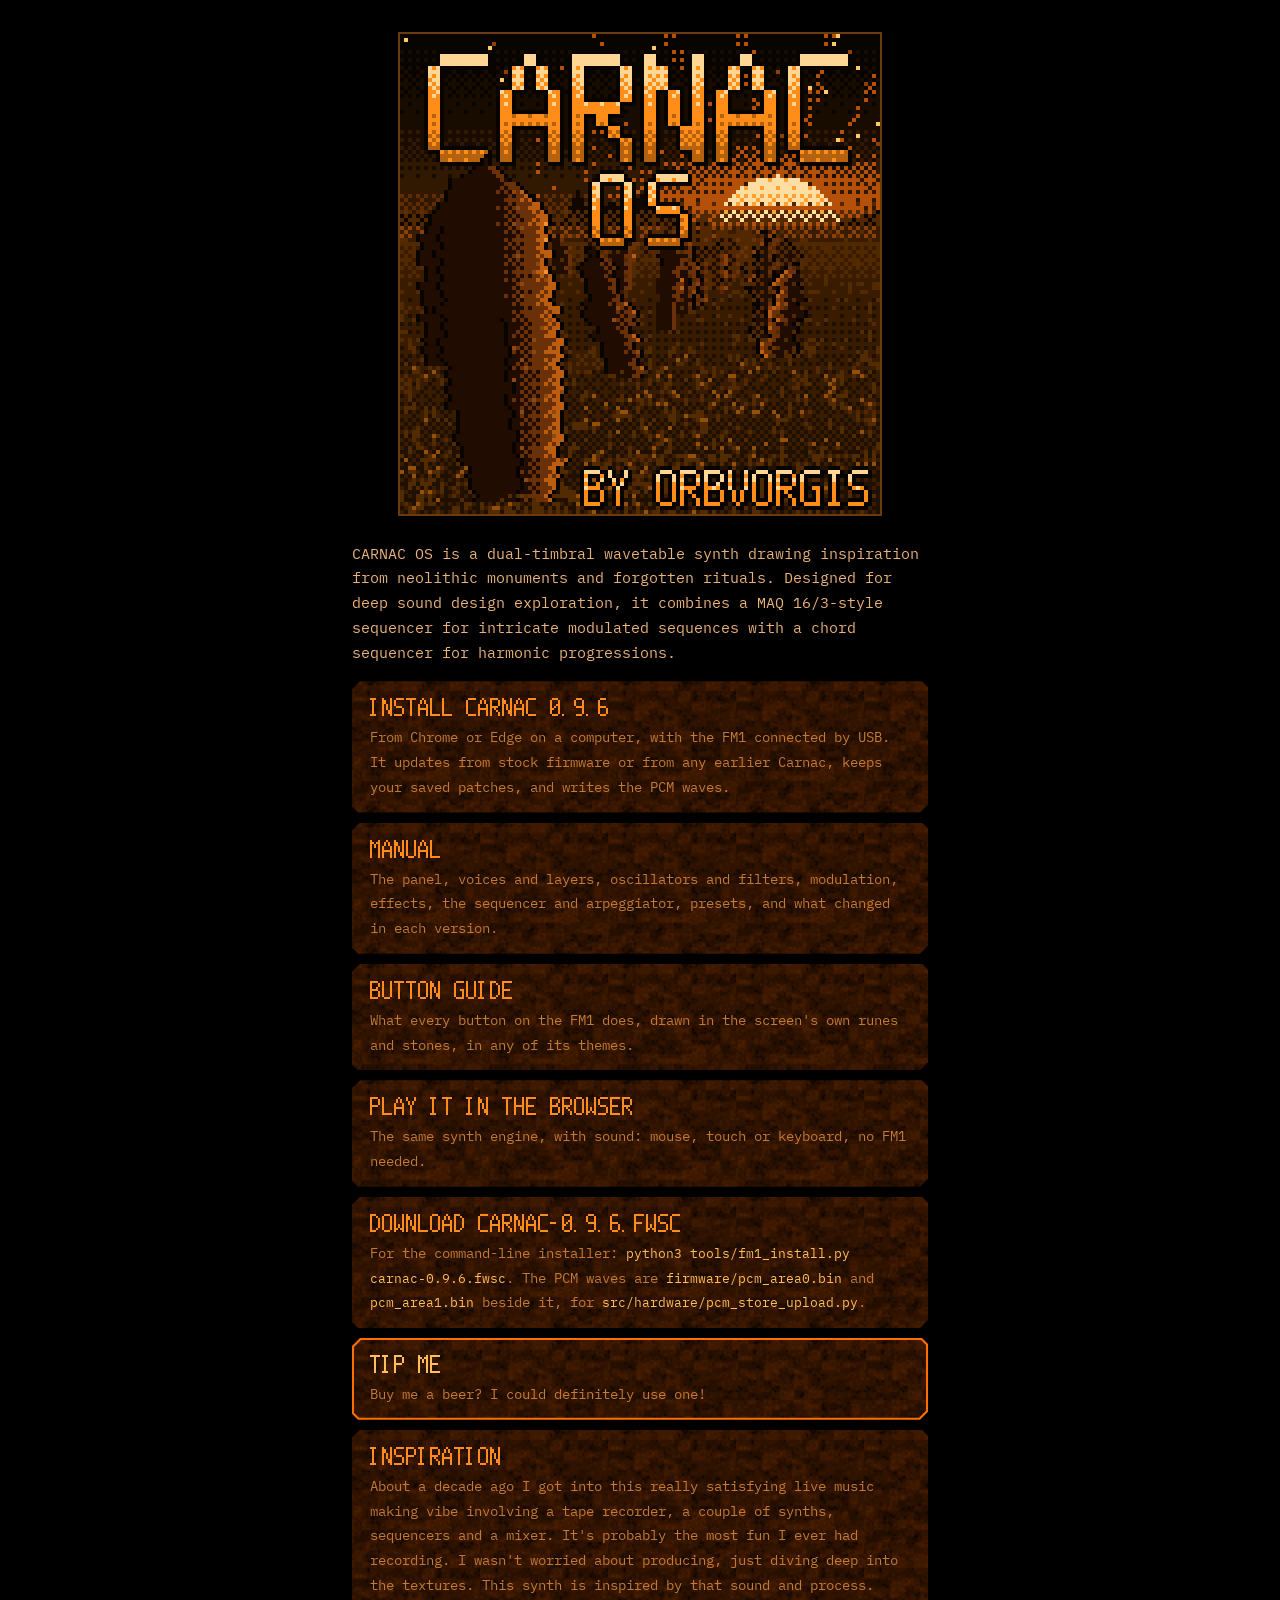
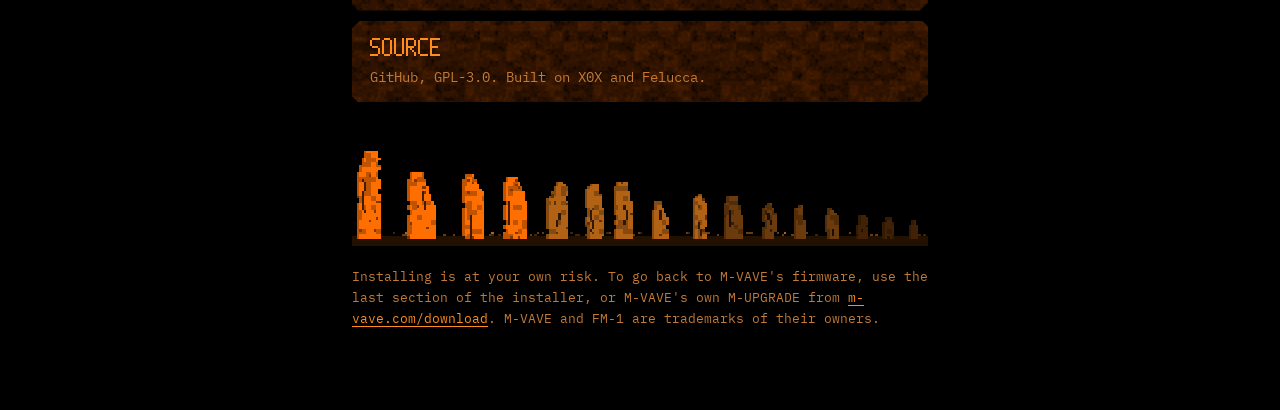
<file: index.html>
<!doctype html>
<!-- SPDX-License-Identifier: GPL-3.0-only
     Carnac OS landing page; web/site/make_site.py fills the __MARKS__. -->
<html lang="en">
<head>
<meta charset="utf-8">
<meta name="viewport" content="width=device-width, initial-scale=1">
<title>Carnac OS</title>
<meta name="description" content="Carnac OS: synthesizer firmware for the M-VAVE FM1.">
<link rel="preconnect" href="https://fonts.googleapis.com">
<link rel="preconnect" href="https://fonts.gstatic.com" crossorigin>
<link rel="stylesheet" href="https://fonts.googleapis.com/css2?family=IBM+Plex+Mono:wght@400;600&display=swap">
<link rel="preload" href="carnac-rune.woff" as="font" type="font/woff" crossorigin>
<link rel="stylesheet" href="carnac.css">
</head>
<body>
<main>
  <h1 class="screen"><img class="px" src="splash.png" width="240" height="240" alt="CARNAC OS, by Orbvorgis"></h1>
  <p>CARNAC OS is a dual-timbral wavetable synth drawing inspiration from neolithic monuments and forgotten rituals.
    Designed for deep sound design exploration, it combines a MAQ 16/3-style sequencer for intricate modulated
    sequences with a chord sequencer for harmonic progressions.</p>
  <nav class="menu">
    <a class="tablet" href="install/"><strong>Install Carnac 0.9.6</strong><span>From Chrome or Edge on a computer, with the FM1 connected by USB. It updates from stock firmware or from any earlier Carnac, keeps your saved patches, and writes the PCM waves.</span></a>
    <a class="tablet" href="manual/"><strong>Manual</strong><span>The panel, voices and layers, oscillators and filters, modulation, effects, the sequencer and arpeggiator, presets, and what changed in each version.</span></a>
    <a class="tablet" href="guide/"><strong>Button guide</strong><span>What every button on the FM1 does, drawn in the screen's own runes and stones, in any of its themes.</span></a>
    <a class="tablet" href="play/"><strong>Play it in the browser</strong><span>The same synth engine, with sound: mouse, touch or keyboard, no FM1 needed.</span></a>
    <a class="tablet" href="firmware/carnac-0.9.6.fwsc"><strong>Download carnac-0.9.6.fwsc</strong><span>For the command-line installer: <code>python3 tools/fm1_install.py carnac-0.9.6.fwsc</code>. The PCM waves are <code>firmware/pcm_area0.bin</code> and <code>pcm_area1.bin</code> beside it, for <code>src/hardware/pcm_store_upload.py</code>.</span></a>
    <a class="tablet tip" href="https://ko-fi.com/orbvorgis" target="_blank" rel="noopener"><strong>Tip me</strong><span>Buy me a beer? I could definitely use one!</span></a>
    <a class="tablet" href="https://orbvorgis.bandcamp.com/album/the-portal-tomb-soundsystem" target="_blank" rel="noopener"><strong>Inspiration</strong><span>About a decade ago I got into this really satisfying live music making vibe involving a tape recorder, a couple of synths, sequencers and a mixer. It's probably the most fun I ever had recording. I wasn't worried about producing, just diving deep into the textures. This synth is inspired by that sound and process.</span></a>
    <a class="tablet" href="https://github.com/OwenKirby/carnac-os"><strong>Source</strong><span>GitHub, GPL-3.0. Built on X0X and Felucca.</span></a>
  </nav>
  <footer>
    <canvas class="alignment" data-alignment="7" width="240" height="44" aria-hidden="true"></canvas>
    <p class="small">Installing is at your own risk. To go back to M-VAVE's firmware, use the last section of the installer,
      or M-VAVE's own M-UPGRADE from <a href="https://www.m-vave.com/download">m-vave.com/download</a>.
      M-VAVE and FM-1 are trademarks of their owners.</p>
  </footer>
</main>
<script src="stones.js"></script>
</body>
</html>
</file>
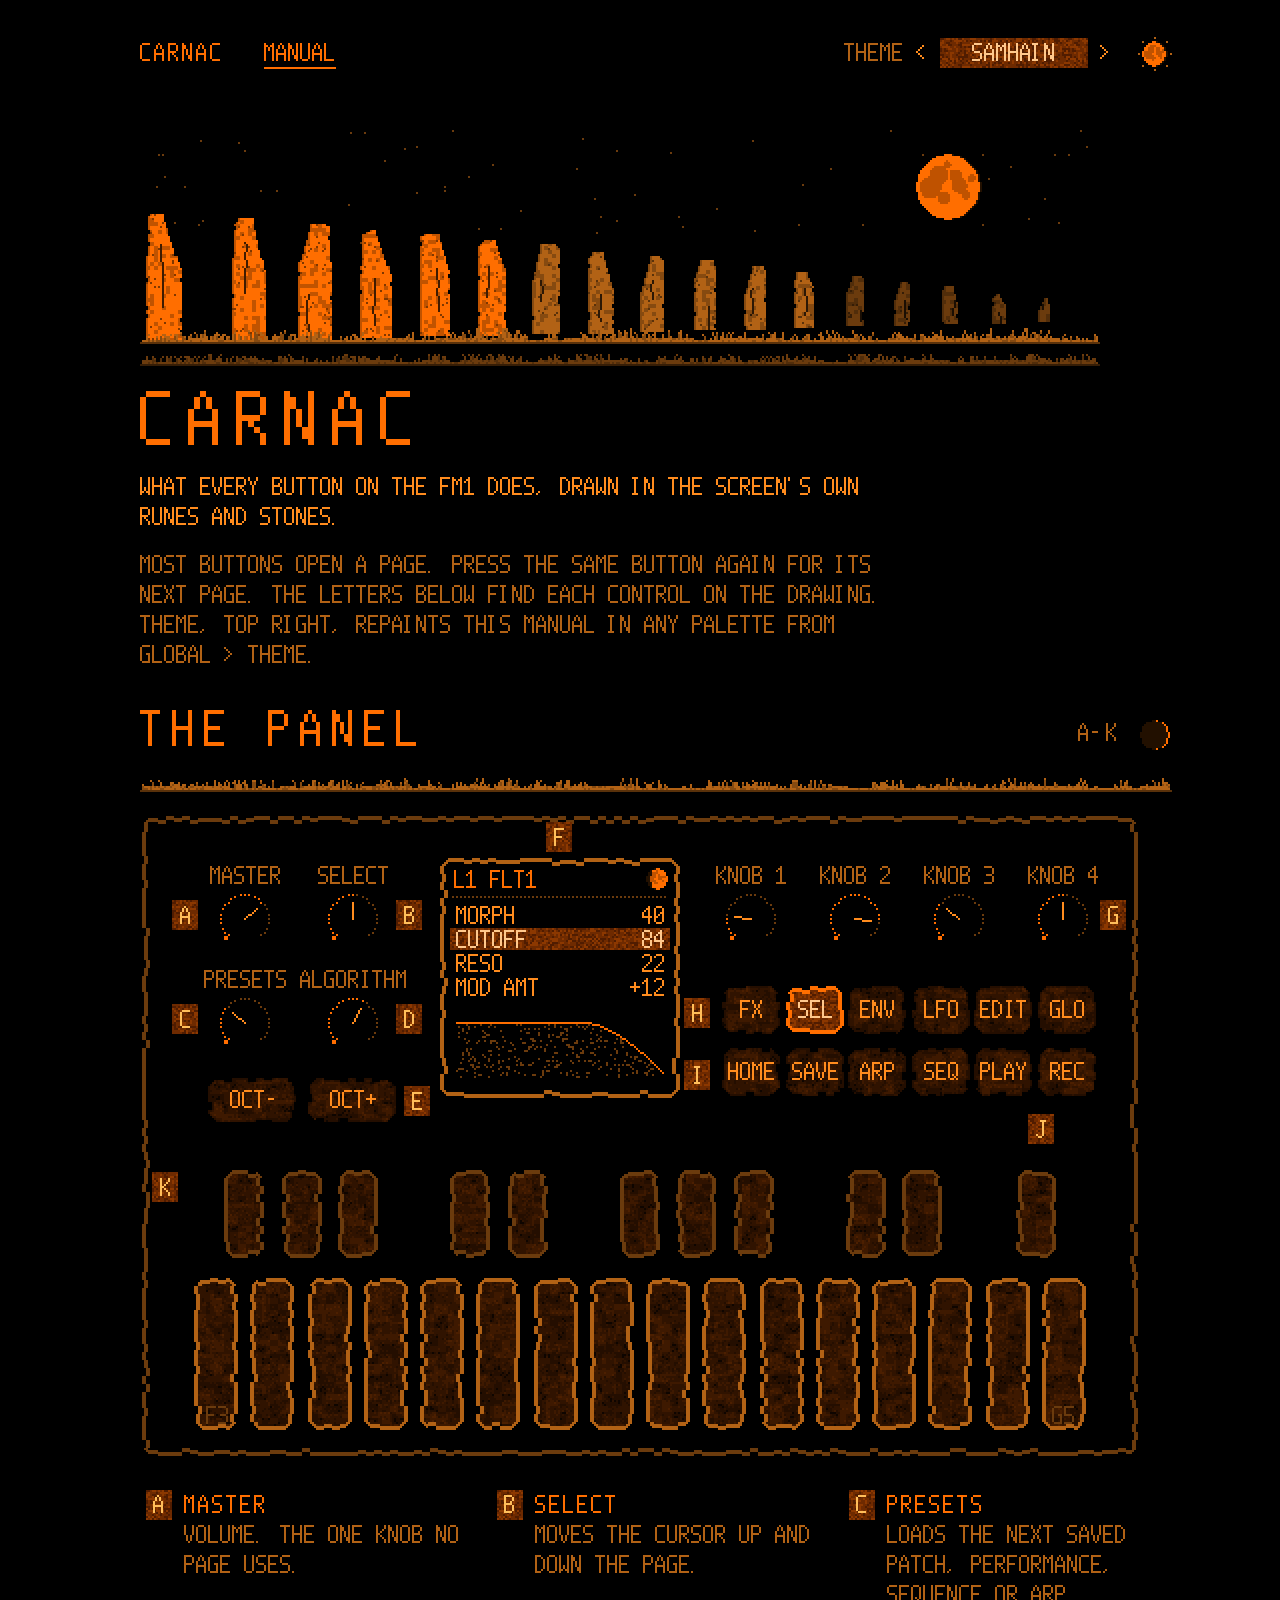
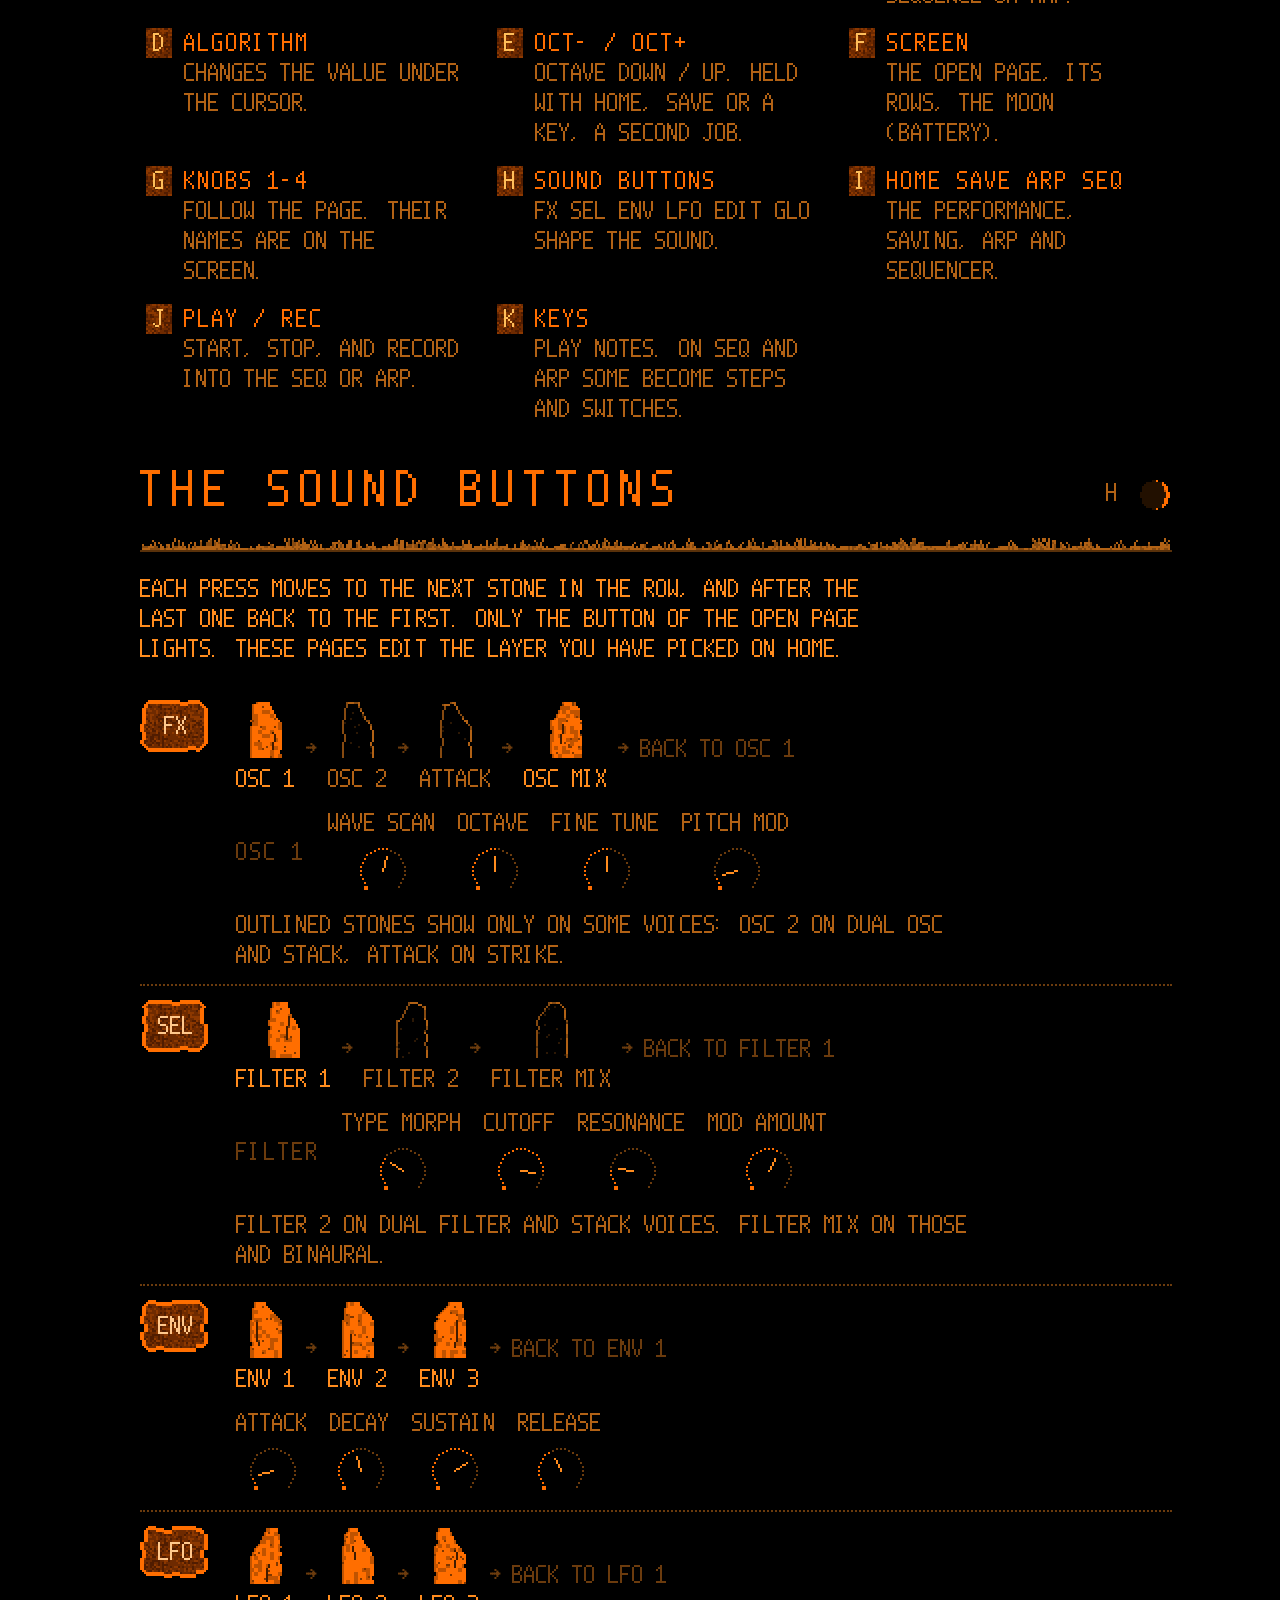
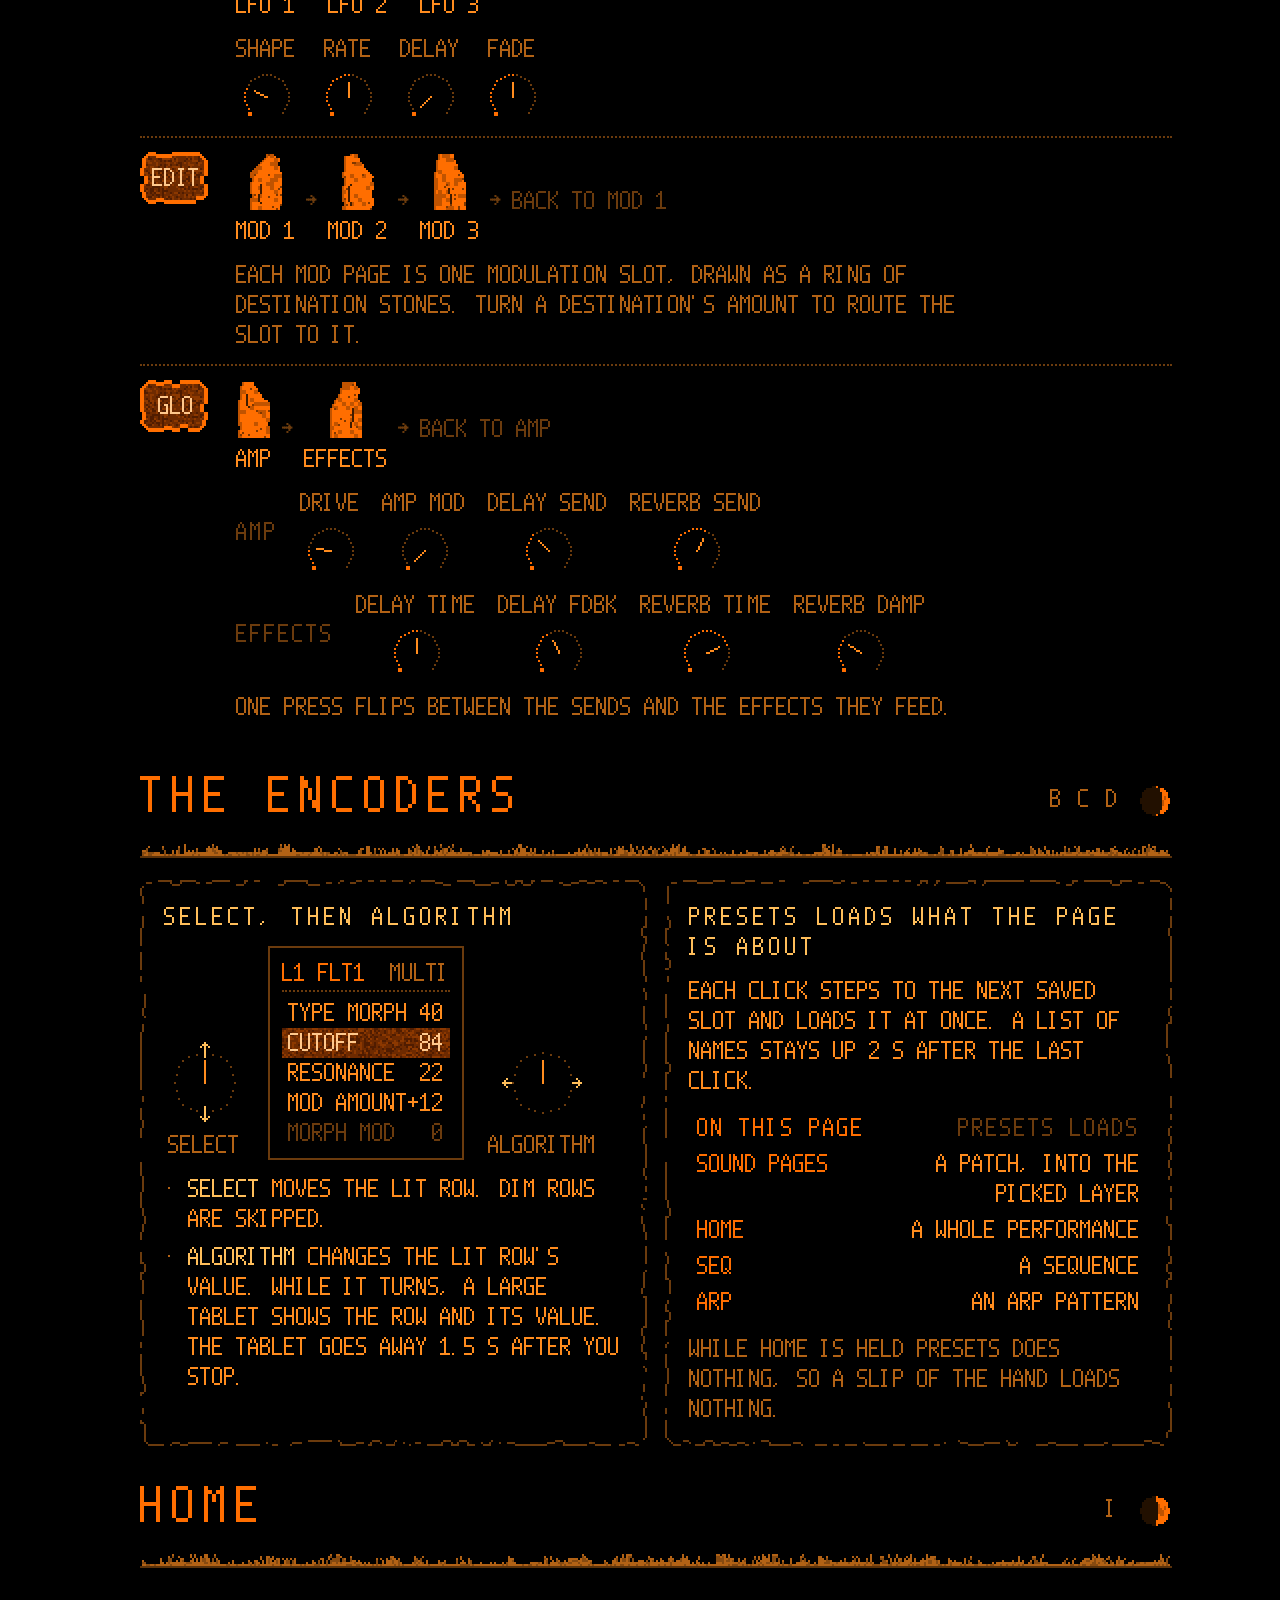
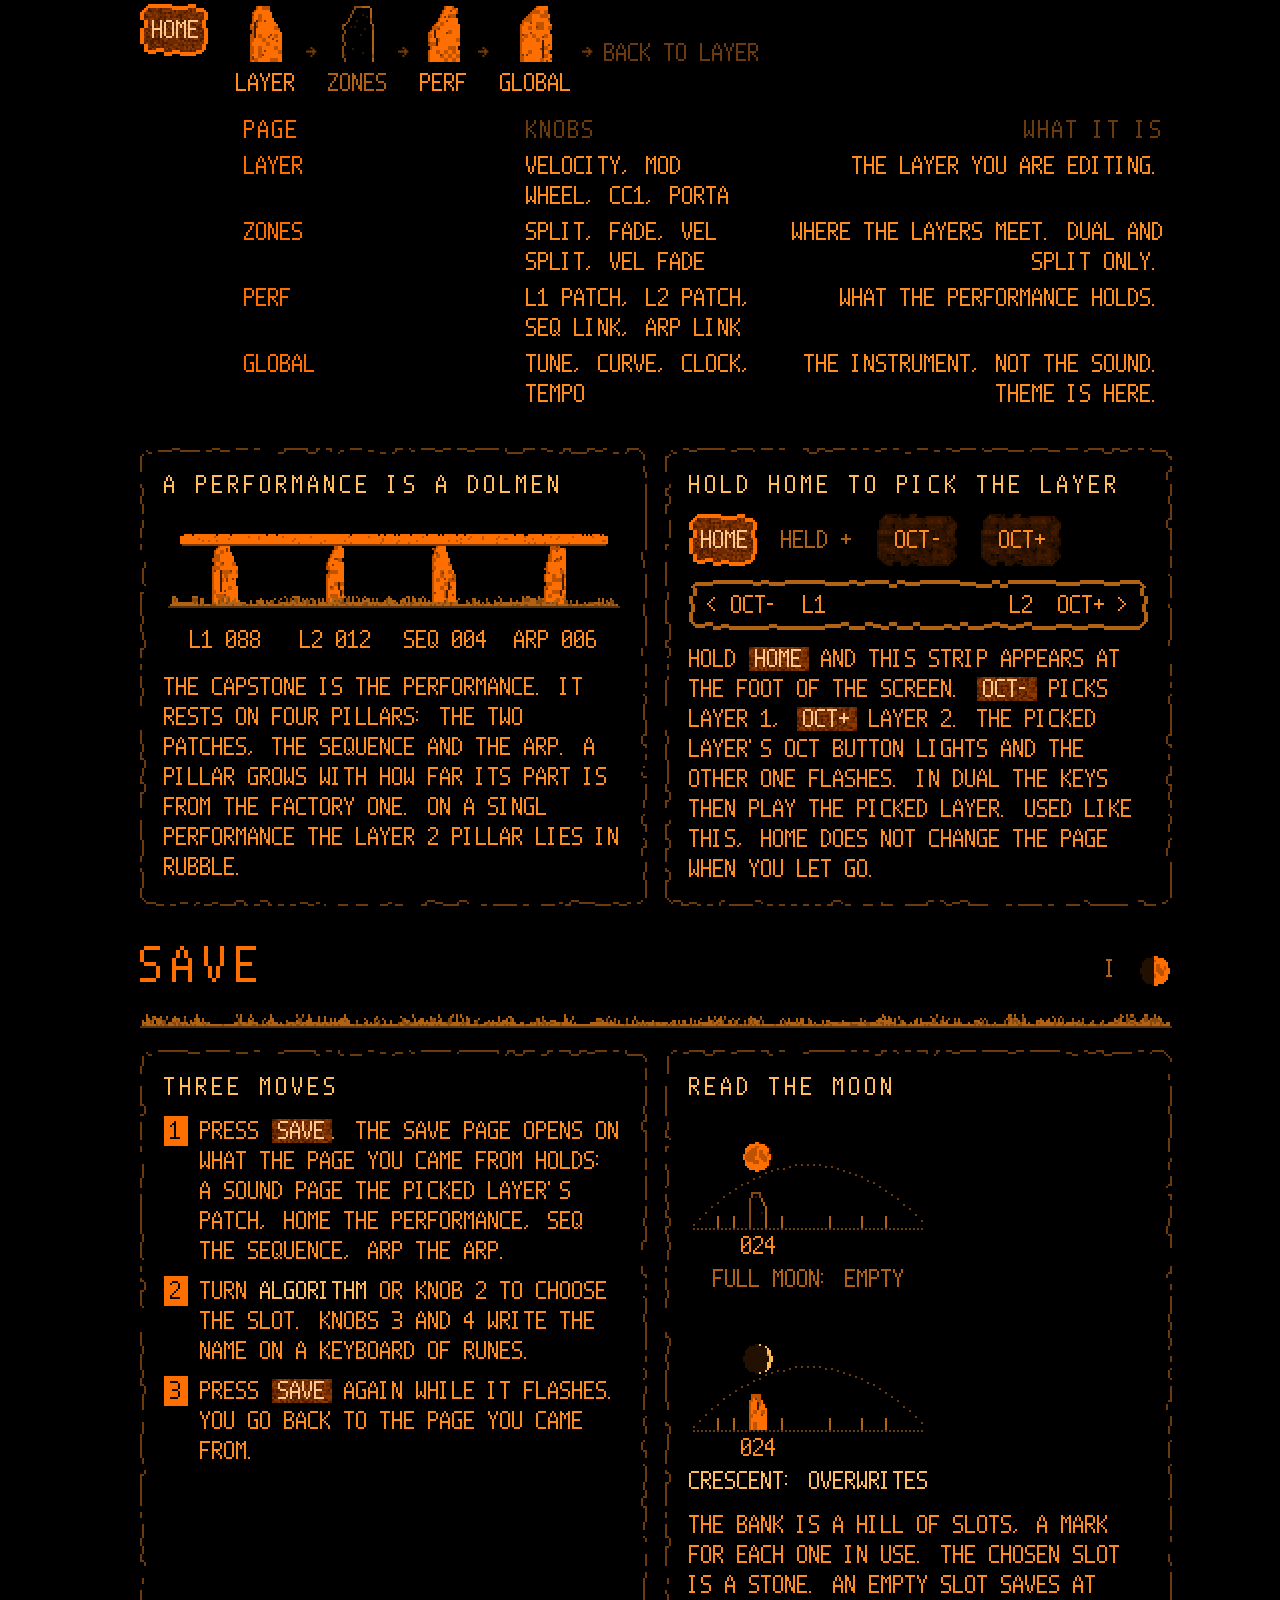
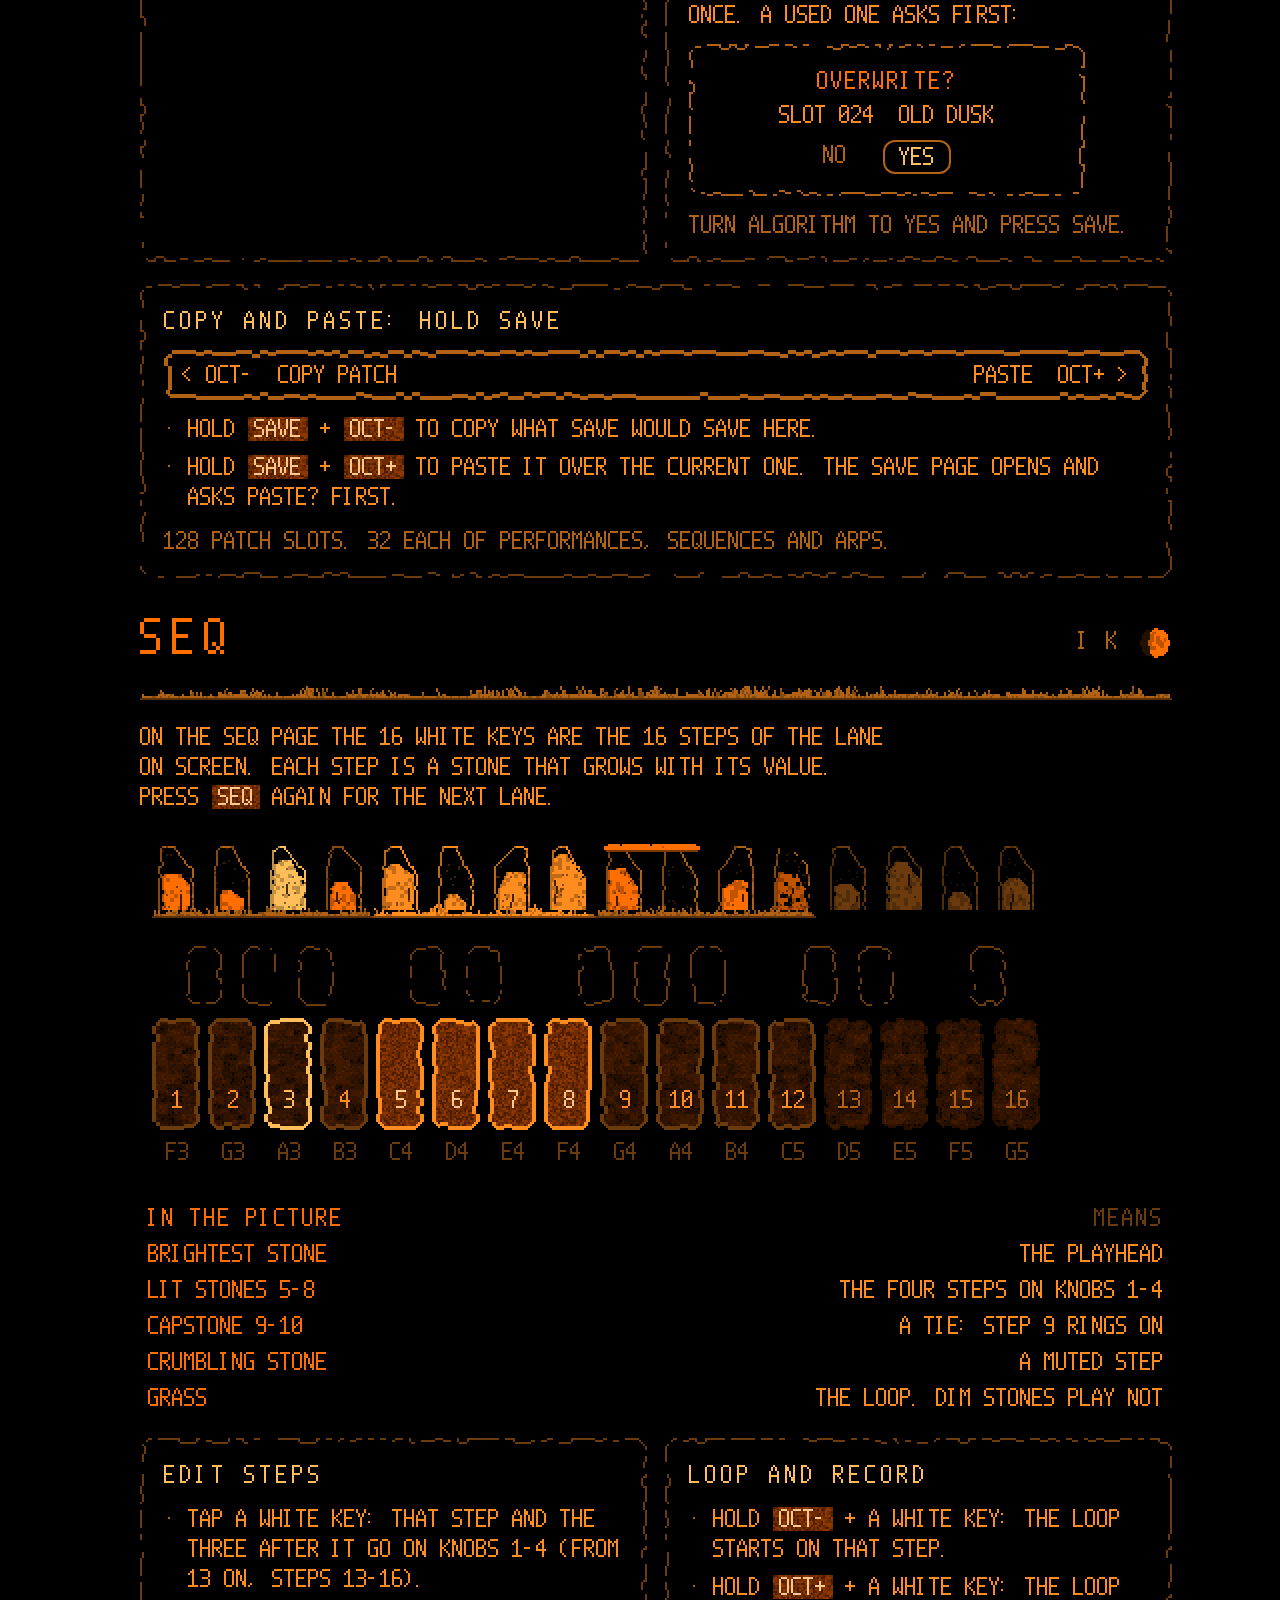
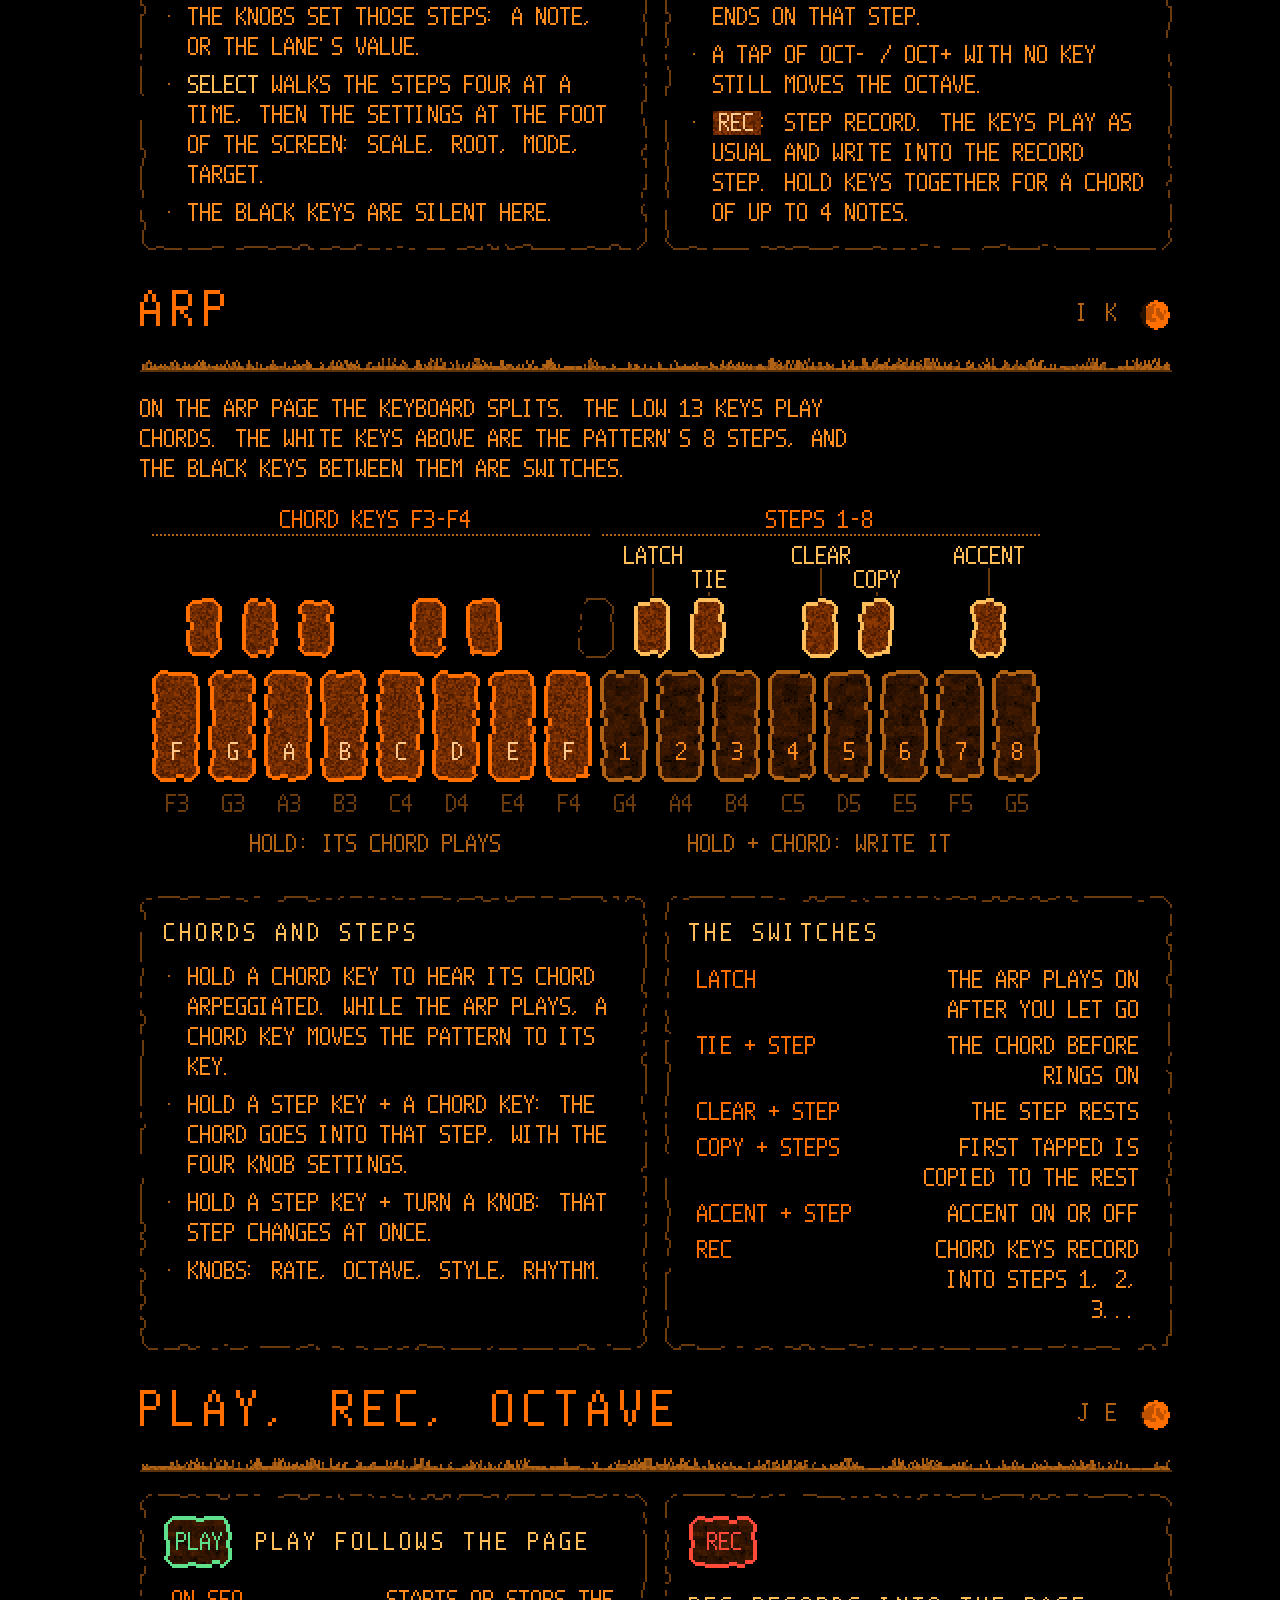
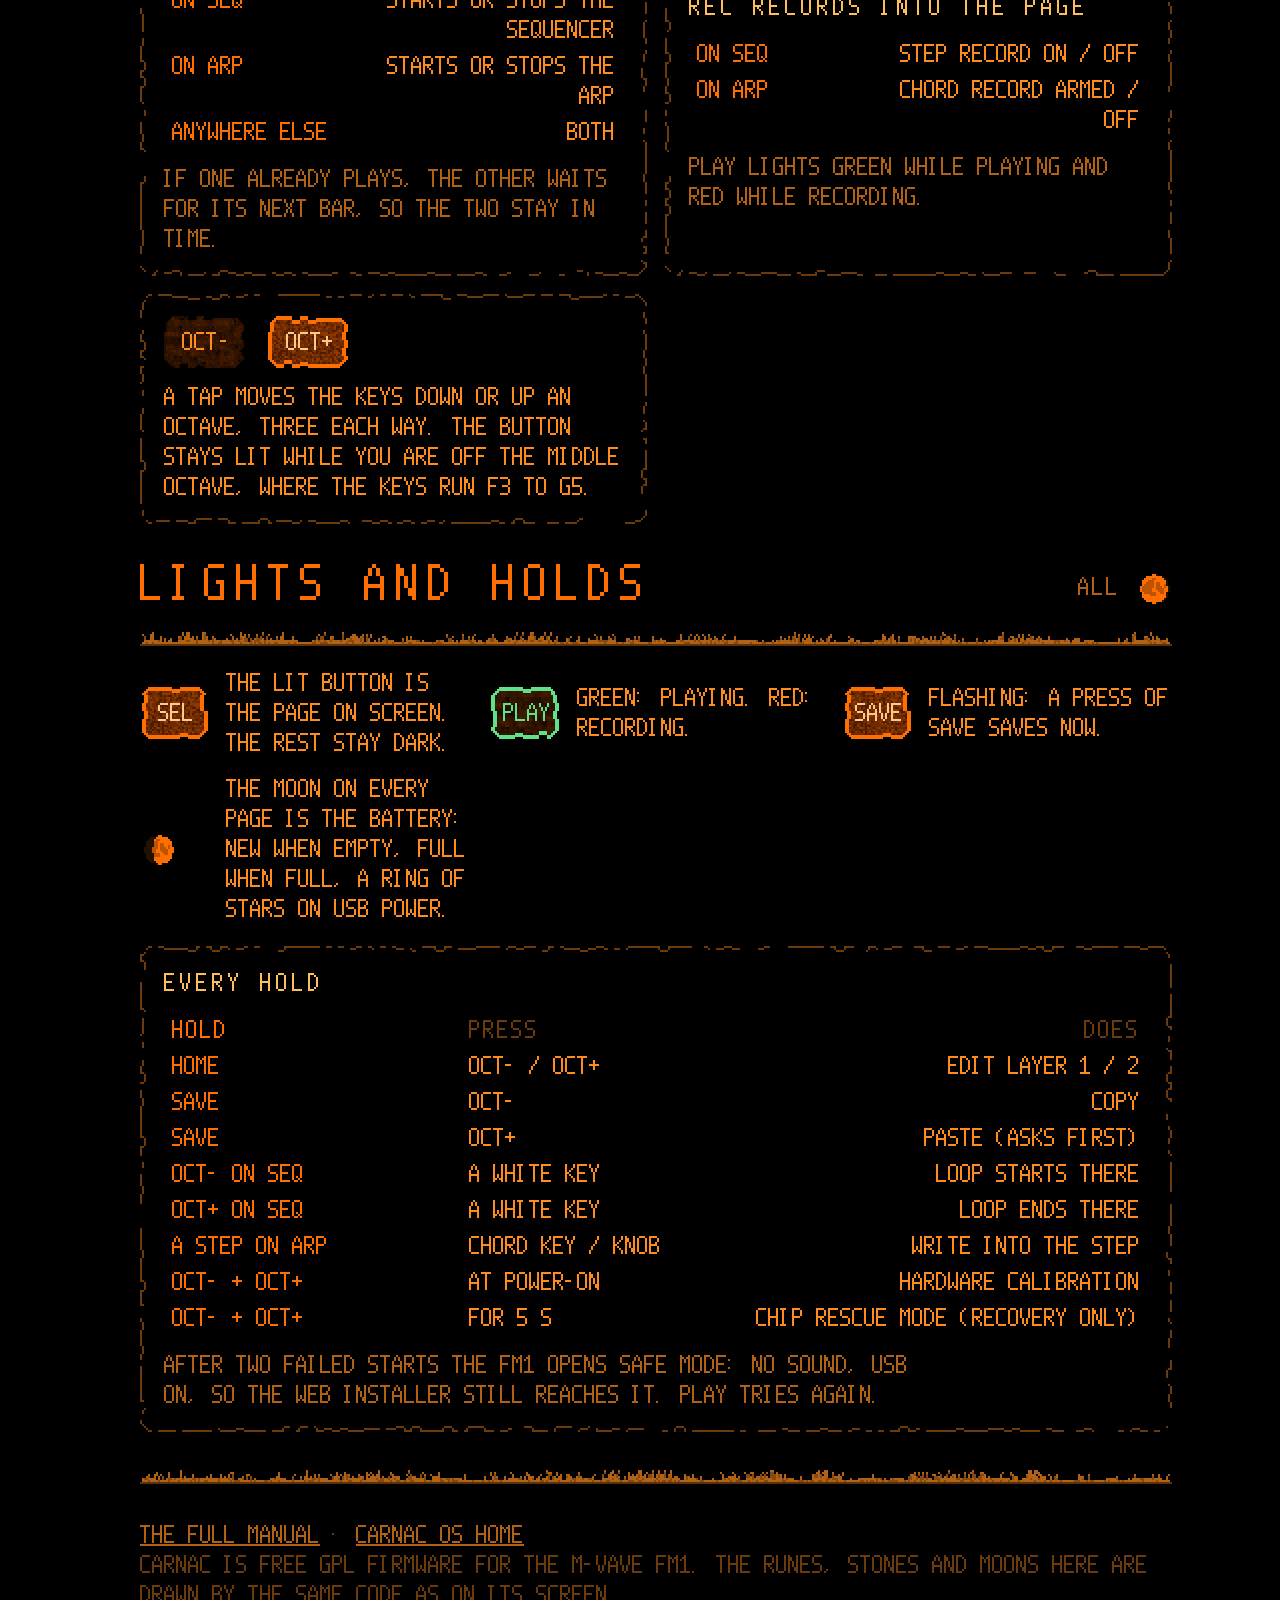
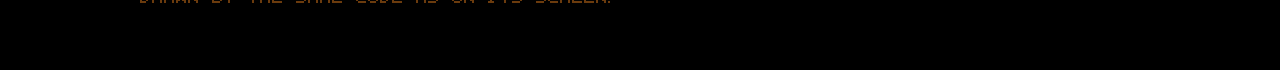
<file: guide/index.html>
<!doctype html>
<!-- SPDX-License-Identifier: GPL-3.0-only
     Carnac Button Guide: what every FM1 button does, drawn with the firmware's runes and stones (a port of
     ui_seq_draw.c). Self-contained; make_site.py copies it to guide/index.html. --><html><head><meta charset=utf8><meta name=viewport content="width=device-width,initial-scale=1,viewport-fit=cover"><style>:root{color-scheme:light;box-sizing:border-box;padding-top:env(safe-area-inset-top,0px);padding-bottom:env(safe-area-inset-bottom,0px)}html{scroll-padding-top:env(safe-area-inset-top,0px)}body{margin:0;padding:0;font:14px -apple-system,BlinkMacSystemFont,sans-serif;background:#fff;color:#000}img{max-width:100%}[hidden]:not([hidden=until-found i]){display:none!important}</style></head><body>
<title>Carnac Button Guide</title>
<meta name="claude:viewport-fit-sides" content="cover">
<style>
/* Layout: the FM1's own screen, grown to a page. Black ground, the rune face at whole-pixel sizes (20px = 2 screen
   pixels a rune pixel), the palette of GLOBAL > THEME, hewn tablets for cards, grass where a rule would be, a moon
   waxing section by section. Single dark look by design: the firmware has no light theme. */
@font-face { font-family: "Carnac Rune"; src: url([data-uri]) format("woff"); font-display: block; }
:root {
  color-scheme: dark;
  --bg: #000000; --surf: #221000; --text: #ff8c1e; --theme: #ff6e00; --accent: #ffbe5a; --mid: #b26215;
  --dim: #6b3b0d; --sel: #733200; --lane: #ffc88c; --noise: none;
  --rune: "Carnac Rune", "Courier New", monospace;
}
body { background: var(--bg); color: var(--text); font-family: var(--rune); font-size: 20px; line-height: 30px;
  -webkit-font-smoothing: none; text-rendering: optimizeSpeed; image-rendering: pixelated; }
main { max-width: 1000px; margin: 0 auto; padding-block: 16px 60px;
  padding-left: max(16px, env(safe-area-inset-left, 0px)); padding-right: max(16px, env(safe-area-inset-right, 0px));
  display: grid; gap: 36px; }
canvas { image-rendering: pixelated; image-rendering: crisp-edges; display: block; }
h1, h2, h3, p { margin: 0; font-weight: normal; }
h1 { font-size: 60px; line-height: 66px; letter-spacing: .2em; color: var(--theme); }
h2 { font-size: 40px; line-height: 48px; letter-spacing: .2em; color: var(--theme); text-wrap: balance; }
h3 { font-size: 20px; letter-spacing: .2em; color: var(--accent); }
p { max-width: 62ch; }
.mid { color: var(--mid); }
.dim { color: var(--dim); }
.acc { color: var(--accent); }
.b { background: var(--noise) var(--sel); background-size: 128px 32px; color: var(--lane); padding: 0 6px; white-space: nowrap; }
ul.r { list-style: none; margin: 0; padding: 0; display: grid; gap: 8px; }
ul.r > li { padding-left: 24px; position: relative; }
ul.r > li::before { content: "\00b7"; position: absolute; left: 4px; color: var(--mid); }
ol.r { list-style: none; margin: 0; padding: 0; display: grid; gap: 10px; counter-reset: s; }
ol.r > li { padding-left: 36px; position: relative; counter-increment: s; }
ol.r > li::before { content: counter(s); position: absolute; left: 0; color: var(--bg); background: var(--theme); width: 24px; text-align: center; }

/* the screen header strip: title, tab, moon */
.bar { display: flex; align-items: center; gap: 16px; min-height: 40px; }
.bar .t { color: var(--theme); letter-spacing: .1em; }
.bar .tab { color: var(--theme); text-decoration: underline; text-underline-offset: 6px; text-decoration-thickness: 2px; }
.bar .sp { flex: 1; }
.bar .tabs { color: var(--dim); display: flex; gap: 12px; }
.theme { display: flex; align-items: center; gap: 4px; }
.theme button { font: inherit; color: var(--text); background: none; border: 0; padding: 0 8px; cursor: pointer; }
.theme button:focus-visible, [tabindex]:focus-visible { outline: 2px solid var(--accent); outline-offset: 2px; }
.theme output { background: var(--noise) var(--sel); background-size: 128px 32px; color: var(--lane); padding: 0 8px; min-width: 132px; text-align: center; }

section { display: grid; gap: 22px; }
.head { display: flex; align-items: flex-end; gap: 16px; }
.head h2 { flex: 1; min-width: 0; }
.head .tag { color: var(--mid); letter-spacing: .1em; padding-bottom: 6px; white-space: nowrap; }
.grass { width: 100%; height: 16px; }
.wide { overflow-x: auto; overflow-y: hidden; padding-bottom: 4px; }
.lede { color: var(--text); }

/* hewn tablets drawn behind boxes (canvas.bg) */
.tab, .dlg, .strip { position: relative; isolation: isolate; }
.tab > canvas.bg, .dlg > canvas.bg, .strip > canvas.bg { position: absolute; inset: 0; width: 100%; height: 100%; z-index: -1; }
.tab { padding: 22px 24px; display: grid; gap: 14px; align-content: start; min-width: 0; }
.two { display: grid; grid-template-columns: repeat(auto-fit, minmax(380px, 1fr)); gap: 18px; }
@media (max-width: 460px) { .two { grid-template-columns: 1fr; } .tab { padding: 18px 16px; } }

/* the panel legend */
.legend { list-style: none; margin: 0; padding: 0; display: grid; grid-template-columns: repeat(auto-fill, minmax(290px, 1fr)); gap: 6px 22px; }
.legend li { display: grid; grid-template-columns: 26px 1fr; gap: 12px; padding: 6px; cursor: default; }
.legend li.hl, .legend li:hover { background: var(--surf); }
.legend .k { background: var(--noise) var(--sel); background-size: 128px 32px; color: var(--accent); text-align: center; height: 30px; }
.legend b { font-weight: normal; color: var(--theme); display: block; letter-spacing: .1em; }
.legend span { color: var(--mid); display: block; }

/* page chains */
.grp { display: grid; grid-template-columns: 76px 1fr; gap: 20px; align-items: start; padding-block: 14px; }
.grp + .grp { border-top: 2px dotted var(--dim); }
.grp > div { min-width: 0; display: grid; gap: 14px; }
.chain { list-style: none; margin: 0; padding: 0; display: flex; flex-wrap: wrap; align-items: flex-end; gap: 6px 4px; }
.chain li { display: flex; align-items: flex-end; gap: 4px; }
.chain li + li::before { content: "\2192"; color: var(--dim); padding: 0 6px 30px; }
.chain .pg { display: grid; justify-items: center; gap: 4px; }
.chain .pg span { color: var(--text); white-space: nowrap; }
.chain .pg.opt span { color: var(--mid); }
.chain .back { color: var(--dim); padding-bottom: 30px; }
.knobs { display: flex; flex-wrap: wrap; gap: 10px 22px; align-items: end; }
.knobs .kn { display: grid; justify-items: center; gap: 2px; color: var(--mid); }
.knobs .cap { color: var(--dim); align-self: center; letter-spacing: .1em; }
.note { color: var(--mid); }

/* the screen mock */
.scr { background: var(--bg); border: 2px solid var(--dim); padding: 10px 12px; display: grid; gap: 0; max-width: 340px; }
.scr .hd { display: flex; justify-content: space-between; color: var(--theme); border-bottom: 2px dotted var(--dim); margin-bottom: 6px; padding-bottom: 2px; }
.scr .row { display: flex; justify-content: space-between; color: var(--text); padding: 0 6px; }
.scr .row.on { background: var(--noise) var(--sel); background-size: 128px 32px; color: var(--lane); }
.scr .row.grey { color: var(--dim); }

/* menu-list tables */
.menu { display: grid; gap: 0; }
.menu .row { display: grid; grid-template-columns: minmax(0, 1fr) minmax(0, 1.3fr); gap: 16px; padding: 3px 8px; }
.menu.three .row { grid-template-columns: minmax(0, .9fr) minmax(0, .8fr) minmax(0, 1.3fr); }
.menu .row:hover { background: var(--noise) var(--sel); background-size: 128px 32px; color: var(--lane); }
.menu .row:hover span { color: var(--lane); }
.menu .hd { color: var(--dim); letter-spacing: .1em; }
.menu .hd:hover { background: none; color: var(--dim); }
.menu .row span:first-child { color: var(--theme); }
.menu .row span:last-child { text-align: right; }
@media (max-width: 560px) { .menu .row, .menu.three .row { grid-template-columns: 1fr; gap: 0; } .menu .row span:last-child { text-align: left; } .menu .row { padding-block: 6px; } }

.strip { display: flex; justify-content: space-between; padding: 10px 18px; color: var(--text); gap: 16px; flex-wrap: wrap; }
.dlg { display: grid; justify-items: center; gap: 4px; padding: 22px 18px; color: var(--text); max-width: 360px; }
.dlg .q { color: var(--theme); letter-spacing: .1em; }
.dlg .yn { display: flex; gap: 36px; margin-top: 6px; }
.dlg .yes { border: 2px solid var(--mid); border-radius: 12px; padding: 0 14px; color: var(--accent); }

.lights { list-style: none; margin: 0; padding: 0; display: grid; grid-template-columns: repeat(auto-fill, minmax(300px, 1fr)); gap: 16px 22px; }
.lights li { display: grid; grid-template-columns: 72px 1fr; gap: 14px; align-items: center; }
.cap2 { display: grid; gap: 8px; justify-items: center; color: var(--mid); }
.row2 { display: flex; flex-wrap: wrap; gap: 24px; align-items: end; }
footer { color: var(--dim); }
@media (max-width: 520px) { h1 { font-size: 40px; line-height: 48px; } h2 { font-size: 40px; letter-spacing: .1em; } .grp { grid-template-columns: 1fr; } .bar .tabs { display: none; } }
@media (prefers-reduced-motion: reduce) { * { transition: none !important; animation: none !important; } }
</style>

<main>
<div class="bar">
  <a class="t" href="../" style="text-decoration:none">CARNAC</a><a class="tab" href="../manual/">MANUAL</a>
  <span class="sp"></span>
  <div class="theme" role="group" aria-label="Screen theme">
    <span class="mid">THEME</span>
    <button type="button" id="thPrev" aria-label="Previous theme">&lt;</button>
    <output id="thName" aria-live="polite">SAMHAIN</output>
    <button type="button" id="thNext" aria-label="Next theme">&gt;</button>
  </div>
  <canvas data-draw="moon" data-phase="full-usb" width="18" height="20" aria-hidden="true"></canvas>
</div>

<header style="display:grid;gap:18px">
  <div class="wide"><canvas data-draw="hero" role="img" aria-label="A row of standing stones under a full moon"></canvas></div>
  <h1>CARNAC</h1>
  <p class="lede">What every button on the FM1 does, drawn in the screen's own runes and stones.</p>
  <p class="mid">Most buttons open a page. Press the same button again for its next page. The letters below find each control on the drawing. THEME, top right, repaints this manual in any palette from GLOBAL &gt; THEME.</p>
</header>

<section aria-labelledby="s-panel">
  <div class="head"><h2 id="s-panel">THE PANEL</h2><span class="tag">A-K</span><canvas data-draw="moon" data-phase="0" aria-hidden="true"></canvas></div>
  <canvas class="grass" data-draw="grass" data-salt="11" aria-hidden="true"></canvas>
  <div class="wide"><canvas id="panel" data-draw="panel" role="img" aria-label="The FM1 panel drawn in runes, with lettered callouts A to K"></canvas></div>
  <ul class="legend" id="legend">
    <li tabindex="0" data-c="A"><div class="k">A</div><div><b>MASTER</b><span>Volume. The one knob no page uses.</span></div></li>
    <li tabindex="0" data-c="B"><div class="k">B</div><div><b>SELECT</b><span>Moves the cursor up and down the page.</span></div></li>
    <li tabindex="0" data-c="C"><div class="k">C</div><div><b>PRESETS</b><span>Loads the next saved patch, performance, sequence or arp.</span></div></li>
    <li tabindex="0" data-c="D"><div class="k">D</div><div><b>ALGORITHM</b><span>Changes the value under the cursor.</span></div></li>
    <li tabindex="0" data-c="E"><div class="k">E</div><div><b>OCT- / OCT+</b><span>Octave down / up. Held with HOME, SAVE or a key, a second job.</span></div></li>
    <li tabindex="0" data-c="F"><div class="k">F</div><div><b>SCREEN</b><span>The open page, its rows, the moon (battery).</span></div></li>
    <li tabindex="0" data-c="G"><div class="k">G</div><div><b>KNOBS 1-4</b><span>Follow the page. Their names are on the screen.</span></div></li>
    <li tabindex="0" data-c="H"><div class="k">H</div><div><b>SOUND BUTTONS</b><span>FX SEL ENV LFO EDIT GLO shape the sound.</span></div></li>
    <li tabindex="0" data-c="I"><div class="k">I</div><div><b>HOME SAVE ARP SEQ</b><span>The performance, saving, arp and sequencer.</span></div></li>
    <li tabindex="0" data-c="J"><div class="k">J</div><div><b>PLAY / REC</b><span>Start, stop, and record into the SEQ or ARP.</span></div></li>
    <li tabindex="0" data-c="K"><div class="k">K</div><div><b>KEYS</b><span>Play notes. On SEQ and ARP some become steps and switches.</span></div></li>
  </ul>
</section>

<section aria-labelledby="s-sound">
  <div class="head"><h2 id="s-sound">THE SOUND BUTTONS</h2><span class="tag">H</span><canvas data-draw="moon" data-phase="1" aria-hidden="true"></canvas></div>
  <canvas class="grass" data-draw="grass" data-salt="23" aria-hidden="true"></canvas>
  <p>Each press moves to the next stone in the row, and after the last one back to the first. Only the button of the open page lights. These pages edit the layer you have picked on HOME.</p>
  <div>
    <div class="grp"><canvas data-draw="btn" data-label="FX" data-state="lit" role="img" aria-label="FX button, lit"></canvas><div>
      <ol class="chain"><li><div class="pg"><canvas data-draw="pstone" data-seed="1"></canvas><span>OSC 1</span></div></li><li><div class="pg opt"><canvas data-draw="pstone" data-seed="2" data-opt="1"></canvas><span>OSC 2</span></div></li><li><div class="pg opt"><canvas data-draw="pstone" data-seed="3" data-opt="1"></canvas><span>ATTACK</span></div></li><li><div class="pg"><canvas data-draw="pstone" data-seed="4"></canvas><span>OSC MIX</span></div></li><li><span class="back">BACK TO OSC 1</span></li></ol>
      <div class="knobs"><span class="cap">OSC 1</span><div class="kn">WAVE SCAN<canvas data-draw="dial" data-v=".55"></canvas></div><div class="kn">OCTAVE<canvas data-draw="dial" data-v=".5"></canvas></div><div class="kn">FINE TUNE<canvas data-draw="dial" data-v=".5"></canvas></div><div class="kn">PITCH MOD<canvas data-draw="dial" data-v=".1"></canvas></div></div>
      <p class="note">Outlined stones show only on some voices: OSC 2 on DUAL OSC and STACK, ATTACK on STRIKE.</p>
    </div></div>
    <div class="grp"><canvas data-draw="btn" data-label="SEL" data-state="lit" role="img" aria-label="SEL button, lit"></canvas><div>
      <ol class="chain"><li><div class="pg"><canvas data-draw="pstone" data-seed="5"></canvas><span>FILTER 1</span></div></li><li><div class="pg opt"><canvas data-draw="pstone" data-seed="6" data-opt="1"></canvas><span>FILTER 2</span></div></li><li><div class="pg opt"><canvas data-draw="pstone" data-seed="7" data-opt="1"></canvas><span>FILTER MIX</span></div></li><li><span class="back">BACK TO FILTER 1</span></li></ol>
      <div class="knobs"><span class="cap">FILTER</span><div class="kn">TYPE MORPH<canvas data-draw="dial" data-v=".3"></canvas></div><div class="kn">CUTOFF<canvas data-draw="dial" data-v=".85"></canvas></div><div class="kn">RESONANCE<canvas data-draw="dial" data-v=".2"></canvas></div><div class="kn">MOD AMOUNT<canvas data-draw="dial" data-v=".6"></canvas></div></div>
      <p class="note">FILTER 2 on DUAL FILTER and STACK voices. FILTER MIX on those and BINAURAL.</p>
    </div></div>
    <div class="grp"><canvas data-draw="btn" data-label="ENV" data-state="lit" role="img" aria-label="ENV button, lit"></canvas><div>
      <ol class="chain"><li><div class="pg"><canvas data-draw="pstone" data-seed="8"></canvas><span>ENV 1</span></div></li><li><div class="pg"><canvas data-draw="pstone" data-seed="9"></canvas><span>ENV 2</span></div></li><li><div class="pg"><canvas data-draw="pstone" data-seed="10"></canvas><span>ENV 3</span></div></li><li><span class="back">BACK TO ENV 1</span></li></ol>
      <div class="knobs"><div class="kn">ATTACK<canvas data-draw="dial" data-v=".1"></canvas></div><div class="kn">DECAY<canvas data-draw="dial" data-v=".45"></canvas></div><div class="kn">SUSTAIN<canvas data-draw="dial" data-v=".7"></canvas></div><div class="kn">RELEASE<canvas data-draw="dial" data-v=".4"></canvas></div></div>
    </div></div>
    <div class="grp"><canvas data-draw="btn" data-label="LFO" data-state="lit" role="img" aria-label="LFO button, lit"></canvas><div>
      <ol class="chain"><li><div class="pg"><canvas data-draw="pstone" data-seed="11"></canvas><span>LFO 1</span></div></li><li><div class="pg"><canvas data-draw="pstone" data-seed="12"></canvas><span>LFO 2</span></div></li><li><div class="pg"><canvas data-draw="pstone" data-seed="13"></canvas><span>LFO 3</span></div></li><li><span class="back">BACK TO LFO 1</span></li></ol>
      <div class="knobs"><div class="kn">SHAPE<canvas data-draw="dial" data-v=".25"></canvas></div><div class="kn">RATE<canvas data-draw="dial" data-v=".5"></canvas></div><div class="kn">DELAY<canvas data-draw="dial" data-v="0"></canvas></div><div class="kn">FADE<canvas data-draw="dial" data-v=".5"></canvas></div></div>
    </div></div>
    <div class="grp"><canvas data-draw="btn" data-label="EDIT" data-state="lit" role="img" aria-label="EDIT button, lit"></canvas><div>
      <ol class="chain"><li><div class="pg"><canvas data-draw="pstone" data-seed="14"></canvas><span>MOD 1</span></div></li><li><div class="pg"><canvas data-draw="pstone" data-seed="15"></canvas><span>MOD 2</span></div></li><li><div class="pg"><canvas data-draw="pstone" data-seed="16"></canvas><span>MOD 3</span></div></li><li><span class="back">BACK TO MOD 1</span></li></ol>
      <p class="note">Each MOD page is one modulation slot, drawn as a ring of destination stones. Turn a destination's amount to route the slot to it.</p>
    </div></div>
    <div class="grp"><canvas data-draw="btn" data-label="GLO" data-state="lit" role="img" aria-label="GLO button, lit"></canvas><div>
      <ol class="chain"><li><div class="pg"><canvas data-draw="pstone" data-seed="17"></canvas><span>AMP</span></div></li><li><div class="pg"><canvas data-draw="pstone" data-seed="18"></canvas><span>EFFECTS</span></div></li><li><span class="back">BACK TO AMP</span></li></ol>
      <div class="knobs"><span class="cap">AMP</span><div class="kn">DRIVE<canvas data-draw="dial" data-v=".2"></canvas></div><div class="kn">AMP MOD<canvas data-draw="dial" data-v="0"></canvas></div><div class="kn">DELAY SEND<canvas data-draw="dial" data-v=".35"></canvas></div><div class="kn">REVERB SEND<canvas data-draw="dial" data-v=".6"></canvas></div></div>
      <div class="knobs"><span class="cap">EFFECTS</span><div class="kn">DELAY TIME<canvas data-draw="dial" data-v=".5"></canvas></div><div class="kn">DELAY FDBK<canvas data-draw="dial" data-v=".4"></canvas></div><div class="kn">REVERB TIME<canvas data-draw="dial" data-v=".75"></canvas></div><div class="kn">REVERB DAMP<canvas data-draw="dial" data-v=".3"></canvas></div></div>
      <p class="note">One press flips between the sends and the effects they feed.</p>
    </div></div>
  </div>
</section>

<section aria-labelledby="s-enc">
  <div class="head"><h2 id="s-enc">THE ENCODERS</h2><span class="tag">B C D</span><canvas data-draw="moon" data-phase="2" aria-hidden="true"></canvas></div>
  <canvas class="grass" data-draw="grass" data-salt="37" aria-hidden="true"></canvas>
  <div class="two">
    <div class="tab" data-tab="rock-edge" data-seed="31">
      <h3>SELECT, THEN ALGORITHM</h3>
      <div class="row2">
        <div class="cap2"><canvas data-draw="enc" data-dir="v" role="img" aria-label="SELECT encoder"></canvas>SELECT</div>
        <div class="scr" aria-label="Screen: FILTER 1 with CUTOFF selected" role="img">
          <div class="hd"><span>L1 FLT1</span><span class="mid">MULTI</span></div>
          <div class="row"><span>TYPE MORPH</span><span>40</span></div>
          <div class="row on"><span>CUTOFF</span><span>84</span></div>
          <div class="row"><span>RESONANCE</span><span>22</span></div>
          <div class="row"><span>MOD AMOUNT</span><span>+12</span></div>
          <div class="row grey"><span>MORPH MOD</span><span>0</span></div>
        </div>
        <div class="cap2"><canvas data-draw="enc" data-dir="h" role="img" aria-label="ALGORITHM encoder"></canvas>ALGORITHM</div>
      </div>
      <ul class="r">
        <li><span class="acc">SELECT</span> moves the lit row. Dim rows are skipped.</li>
        <li><span class="acc">ALGORITHM</span> changes the lit row's value. While it turns, a large tablet shows the row and its value. The tablet goes away 1.5 s after you stop.</li>
      </ul>
    </div>
    <div class="tab" data-tab="rock-edge" data-seed="47">
      <h3>PRESETS LOADS WHAT THE PAGE IS ABOUT</h3>
      <p>Each click steps to the next saved slot and loads it at once. A list of names stays up 2 s after the last click.</p>
      <div class="menu">
        <div class="row hd"><span>ON THIS PAGE</span><span>PRESETS LOADS</span></div>
        <div class="row"><span>SOUND PAGES</span><span>A PATCH, INTO THE PICKED LAYER</span></div>
        <div class="row"><span>HOME</span><span>A WHOLE PERFORMANCE</span></div>
        <div class="row"><span>SEQ</span><span>A SEQUENCE</span></div>
        <div class="row"><span>ARP</span><span>AN ARP PATTERN</span></div>
      </div>
      <p class="note">While HOME is held PRESETS does nothing, so a slip of the hand loads nothing.</p>
    </div>
  </div>
</section>

<section aria-labelledby="s-home">
  <div class="head"><h2 id="s-home">HOME</h2><span class="tag">I</span><canvas data-draw="moon" data-phase="3" aria-hidden="true"></canvas></div>
  <canvas class="grass" data-draw="grass" data-salt="41" aria-hidden="true"></canvas>
  <div class="grp" style="border:0"><canvas data-draw="btn" data-label="HOME" data-state="lit" role="img" aria-label="HOME button, lit"></canvas><div>
    <ol class="chain"><li><div class="pg"><canvas data-draw="pstone" data-seed="21"></canvas><span>LAYER</span></div></li><li><div class="pg opt"><canvas data-draw="pstone" data-seed="22" data-opt="1"></canvas><span>ZONES</span></div></li><li><div class="pg"><canvas data-draw="pstone" data-seed="23"></canvas><span>PERF</span></div></li><li><div class="pg"><canvas data-draw="pstone" data-seed="24"></canvas><span>GLOBAL</span></div></li><li><span class="back">BACK TO LAYER</span></li></ol>
    <div class="menu three">
      <div class="row hd"><span>PAGE</span><span>KNOBS</span><span>WHAT IT IS</span></div>
      <div class="row"><span>LAYER</span><span>VELOCITY, MOD WHEEL, CC1, PORTA</span><span>The layer you are editing.</span></div>
      <div class="row"><span>ZONES</span><span>SPLIT, FADE, VEL SPLIT, VEL FADE</span><span>Where the layers meet. DUAL and SPLIT only.</span></div>
      <div class="row"><span>PERF</span><span>L1 PATCH, L2 PATCH, SEQ LINK, ARP LINK</span><span>What the performance holds.</span></div>
      <div class="row"><span>GLOBAL</span><span>TUNE, CURVE, CLOCK, TEMPO</span><span>The instrument, not the sound. THEME is here.</span></div>
    </div>
  </div></div>
  <div class="two">
    <div class="tab" data-tab="rock-edge" data-seed="53">
      <h3>A PERFORMANCE IS A DOLMEN</h3>
      <div class="wide"><canvas data-draw="dolmen" role="img" aria-label="A dolmen: the capstone is the performance, the four pillars are layer 1, layer 2, the sequence and the arp"></canvas></div>
      <p>The capstone is the performance. It rests on four pillars: the two patches, the sequence and the arp. A pillar grows with how far its part is from the factory one. On a SINGL performance the layer 2 pillar lies in rubble.</p>
    </div>
    <div class="tab" data-tab="rock-edge" data-seed="59">
      <h3>HOLD HOME TO PICK THE LAYER</h3>
      <div class="row2"><canvas data-draw="btn" data-label="HOME" data-state="lit" role="img" aria-label="HOME held"></canvas><span class="mid" style="align-self:center">HELD +</span><canvas data-draw="btn" data-label="OCT-" data-w="40" role="img" aria-label="OCT minus"></canvas><canvas data-draw="btn" data-label="OCT+" data-w="40" role="img" aria-label="OCT plus"></canvas></div>
      <div class="strip" data-tab="strip" data-seed="61"><span>&lt; OCT- &nbsp;L1</span><span>L2 &nbsp;OCT+ &gt;</span></div>
      <p>Hold <span class="b">HOME</span> and this strip appears at the foot of the screen. <span class="b">OCT-</span> picks layer 1, <span class="b">OCT+</span> layer 2. The picked layer's OCT button lights and the other one flashes. In DUAL the keys then play the picked layer. Used like this, HOME does not change the page when you let go.</p>
    </div>
  </div>
</section>

<section aria-labelledby="s-save">
  <div class="head"><h2 id="s-save">SAVE</h2><span class="tag">I</span><canvas data-draw="moon" data-phase="4" aria-hidden="true"></canvas></div>
  <canvas class="grass" data-draw="grass" data-salt="53" aria-hidden="true"></canvas>
  <div class="two">
    <div class="tab" data-tab="rock-edge" data-seed="67">
      <h3>THREE MOVES</h3>
      <ol class="r">
        <li>Press <span class="b">SAVE</span>. The save page opens on what the page you came from holds: a sound page the picked layer's PATCH, HOME the PERFORMANCE, SEQ the SEQUENCE, ARP the ARP.</li>
        <li>Turn <span class="acc">ALGORITHM</span> or knob 2 to choose the slot. Knobs 3 and 4 write the name on a keyboard of runes.</li>
        <li>Press <span class="b">SAVE</span> again while it flashes. You go back to the page you came from.</li>
      </ol>
    </div>
    <div class="tab" data-tab="rock-edge" data-seed="71">
      <h3>READ THE MOON</h3>
      <div class="row2">
        <div class="cap2"><canvas data-draw="bank" data-used="0" role="img" aria-label="An empty slot: an outlined stone under a full moon"></canvas><span>FULL MOON: EMPTY</span></div>
        <div class="cap2"><canvas data-draw="bank" data-used="1" role="img" aria-label="A used slot: a solid stone under a crescent"></canvas><span class="acc">CRESCENT: OVERWRITES</span></div>
      </div>
      <p>The bank is a hill of slots, a mark for each one in use. The chosen slot is a stone. An empty slot saves at once. A used one asks first:</p>
      <div class="dlg" data-tab="dlg" data-seed="73"><span class="q">OVERWRITE?</span><span>SLOT 024 &nbsp;OLD DUSK</span><div class="yn"><span class="mid">NO</span><span class="yes">YES</span></div></div>
      <p class="note">Turn ALGORITHM to YES and press SAVE.</p>
    </div>
  </div>
  <div class="tab" data-tab="rock-edge" data-seed="79">
    <h3>COPY AND PASTE: HOLD SAVE</h3>
    <div class="strip" data-tab="strip" data-seed="83"><span>&lt; OCT- &nbsp;COPY PATCH</span><span>PASTE &nbsp;OCT+ &gt;</span></div>
    <ul class="r">
      <li>Hold <span class="b">SAVE</span> + <span class="b">OCT-</span> to copy what SAVE would save here.</li>
      <li>Hold <span class="b">SAVE</span> + <span class="b">OCT+</span> to paste it over the current one. The save page opens and asks PASTE? first.</li>
    </ul>
    <p class="note">128 patch slots. 32 each of performances, sequences and arps.</p>
  </div>
</section>

<section aria-labelledby="s-seq">
  <div class="head"><h2 id="s-seq">SEQ</h2><span class="tag">I K</span><canvas data-draw="moon" data-phase="5" aria-hidden="true"></canvas></div>
  <canvas class="grass" data-draw="grass" data-salt="61" aria-hidden="true"></canvas>
  <p>On the SEQ page the 16 white keys are the 16 steps of the lane on screen. Each step is a stone that grows with its value. Press <span class="b">SEQ</span> again for the next lane.</p>
  <div class="wide"><canvas data-draw="seq" role="img" aria-label="Sixteen step stones above sixteen white keys. Step 3 is the playhead, steps 5 to 8 are on the knobs, step 10 is tied, step 12 is muted, steps 13 to 16 are outside the loop."></canvas></div>
  <div class="menu">
    <div class="row hd"><span>IN THE PICTURE</span><span>MEANS</span></div>
    <div class="row"><span>BRIGHTEST STONE</span><span>THE PLAYHEAD</span></div>
    <div class="row"><span>LIT STONES 5-8</span><span>THE FOUR STEPS ON KNOBS 1-4</span></div>
    <div class="row"><span>CAPSTONE 9-10</span><span>A TIE: STEP 9 RINGS ON</span></div>
    <div class="row"><span>CRUMBLING STONE</span><span>A MUTED STEP</span></div>
    <div class="row"><span>GRASS</span><span>THE LOOP. DIM STONES PLAY NOT</span></div>
  </div>
  <div class="two">
    <div class="tab" data-tab="rock-edge" data-seed="89">
      <h3>EDIT STEPS</h3>
      <ul class="r">
        <li>Tap a white key: that step and the three after it go on knobs 1-4 (from 13 on, steps 13-16).</li>
        <li>The knobs set those steps: a note, or the lane's value.</li>
        <li><span class="acc">SELECT</span> walks the steps four at a time, then the settings at the foot of the screen: scale, root, mode, target.</li>
        <li>The black keys are silent here.</li>
      </ul>
    </div>
    <div class="tab" data-tab="rock-edge" data-seed="97">
      <h3>LOOP AND RECORD</h3>
      <ul class="r">
        <li>Hold <span class="b">OCT-</span> + a white key: the loop starts on that step.</li>
        <li>Hold <span class="b">OCT+</span> + a white key: the loop ends on that step.</li>
        <li>A tap of OCT- / OCT+ with no key still moves the octave.</li>
        <li><span class="b">REC</span>: step record. The keys play as usual and write into the record step. Hold keys together for a chord of up to 4 notes.</li>
      </ul>
    </div>
  </div>
</section>

<section aria-labelledby="s-arp">
  <div class="head"><h2 id="s-arp">ARP</h2><span class="tag">I K</span><canvas data-draw="moon" data-phase="6" aria-hidden="true"></canvas></div>
  <canvas class="grass" data-draw="grass" data-salt="71" aria-hidden="true"></canvas>
  <p>On the ARP page the keyboard splits. The low 13 keys play chords. The white keys above are the pattern's 8 steps, and the black keys between them are switches.</p>
  <div class="wide"><canvas data-draw="arp" role="img" aria-label="Keyboard on the ARP page: chord keys F3 to F4, steps 1 to 8 on G4 to G5, switches LATCH TIE CLEAR COPY ACCENT on the black keys"></canvas></div>
  <div class="two">
    <div class="tab" data-tab="rock-edge" data-seed="101">
      <h3>CHORDS AND STEPS</h3>
      <ul class="r">
        <li>Hold a chord key to hear its chord arpeggiated. While the ARP plays, a chord key moves the pattern to its key.</li>
        <li>Hold a step key + a chord key: the chord goes into that step, with the four knob settings.</li>
        <li>Hold a step key + turn a knob: that step changes at once.</li>
        <li>Knobs: RATE, OCTAVE, STYLE, RHYTHM.</li>
      </ul>
    </div>
    <div class="tab" data-tab="rock-edge" data-seed="103">
      <h3>THE SWITCHES</h3>
      <div class="menu">
        <div class="row"><span>LATCH</span><span>THE ARP PLAYS ON AFTER YOU LET GO</span></div>
        <div class="row"><span>TIE + STEP</span><span>THE CHORD BEFORE RINGS ON</span></div>
        <div class="row"><span>CLEAR + STEP</span><span>THE STEP RESTS</span></div>
        <div class="row"><span>COPY + STEPS</span><span>FIRST TAPPED IS COPIED TO THE REST</span></div>
        <div class="row"><span>ACCENT + STEP</span><span>ACCENT ON OR OFF</span></div>
        <div class="row"><span>REC</span><span>CHORD KEYS RECORD INTO STEPS 1, 2, 3...</span></div>
      </div>
    </div>
  </div>
</section>

<section aria-labelledby="s-tr">
  <div class="head"><h2 id="s-tr">PLAY, REC, OCTAVE</h2><span class="tag">J E</span><canvas data-draw="moon" data-phase="7" aria-hidden="true"></canvas></div>
  <canvas class="grass" data-draw="grass" data-salt="83" aria-hidden="true"></canvas>
  <div class="two">
    <div class="tab" data-tab="rock-edge" data-seed="107">
      <div class="row2"><canvas data-draw="btn" data-label="PLAY" data-state="play" role="img" aria-label="PLAY, lit green"></canvas><h3 style="align-self:center">PLAY FOLLOWS THE PAGE</h3></div>
      <div class="menu">
        <div class="row"><span>ON SEQ</span><span>STARTS OR STOPS THE SEQUENCER</span></div>
        <div class="row"><span>ON ARP</span><span>STARTS OR STOPS THE ARP</span></div>
        <div class="row"><span>ANYWHERE ELSE</span><span>BOTH</span></div>
      </div>
      <p class="note">If one already plays, the other waits for its next bar, so the two stay in time.</p>
    </div>
    <div class="tab" data-tab="rock-edge" data-seed="109">
      <div class="row2"><canvas data-draw="btn" data-label="REC" data-state="rec" role="img" aria-label="REC, lit red"></canvas><h3 style="align-self:center">REC RECORDS INTO THE PAGE</h3></div>
      <div class="menu">
        <div class="row"><span>ON SEQ</span><span>STEP RECORD ON / OFF</span></div>
        <div class="row"><span>ON ARP</span><span>CHORD RECORD ARMED / OFF</span></div>
      </div>
      <p class="note">PLAY lights green while playing and red while recording.</p>
    </div>
    <div class="tab" data-tab="rock-edge" data-seed="113">
      <div class="row2"><canvas data-draw="btn" data-label="OCT-" data-w="40" role="img" aria-label="OCT minus"></canvas><canvas data-draw="btn" data-label="OCT+" data-w="40" data-state="lit" role="img" aria-label="OCT plus, lit"></canvas></div>
      <p>A tap moves the keys down or up an octave, three each way. The button stays lit while you are off the middle octave, where the keys run F3 to G5.</p>
    </div>
  </div>
</section>

<section aria-labelledby="s-all">
  <div class="head"><h2 id="s-all">LIGHTS AND HOLDS</h2><span class="tag">ALL</span><canvas data-draw="moon" data-phase="8" aria-hidden="true"></canvas></div>
  <canvas class="grass" data-draw="grass" data-salt="97" aria-hidden="true"></canvas>
  <ul class="lights">
    <li><canvas data-draw="btn" data-label="SEL" data-state="lit" role="img" aria-label="SEL lit"></canvas><span>The lit button is the page on screen. The rest stay dark.</span></li>
    <li><canvas data-draw="btn" data-label="PLAY" data-state="play" role="img" aria-label="PLAY green"></canvas><span>Green: playing. Red: recording.</span></li>
    <li><canvas data-draw="btn" data-label="SAVE" data-state="flash" role="img" aria-label="SAVE flashing"></canvas><span>Flashing: a press of SAVE saves now.</span></li>
    <li><canvas data-draw="moon" data-phase="batt" role="img" aria-label="The header moon"></canvas><span>The moon on every page is the battery: new when empty, full when full, a ring of stars on USB power.</span></li>
  </ul>
  <div class="tab" data-tab="rock-edge" data-seed="127">
    <h3>EVERY HOLD</h3>
    <div class="menu three">
      <div class="row hd"><span>HOLD</span><span>PRESS</span><span>DOES</span></div>
      <div class="row"><span>HOME</span><span>OCT- / OCT+</span><span>EDIT LAYER 1 / 2</span></div>
      <div class="row"><span>SAVE</span><span>OCT-</span><span>COPY</span></div>
      <div class="row"><span>SAVE</span><span>OCT+</span><span>PASTE (ASKS FIRST)</span></div>
      <div class="row"><span>OCT- ON SEQ</span><span>A WHITE KEY</span><span>LOOP STARTS THERE</span></div>
      <div class="row"><span>OCT+ ON SEQ</span><span>A WHITE KEY</span><span>LOOP ENDS THERE</span></div>
      <div class="row"><span>A STEP ON ARP</span><span>CHORD KEY / KNOB</span><span>WRITE INTO THE STEP</span></div>
      <div class="row"><span>OCT- + OCT+</span><span>AT POWER-ON</span><span>HARDWARE CALIBRATION</span></div>
      <div class="row"><span>OCT- + OCT+</span><span>FOR 5 S</span><span>CHIP RESCUE MODE (RECOVERY ONLY)</span></div>
    </div>
    <p class="note">After two failed starts the FM1 opens SAFE MODE: no sound, USB on, so the web installer still reaches it. PLAY tries again.</p>
  </div>
</section>

<canvas class="grass" data-draw="grass" data-salt="131" aria-hidden="true"></canvas>
<footer><a href="../manual/" style="color:var(--mid)">THE FULL MANUAL</a> · <a href="../" style="color:var(--mid)">CARNAC OS HOME</a><br>CARNAC IS FREE GPL FIRMWARE FOR THE M-VAVE FM1. THE RUNES, STONES AND MOONS HERE ARE DRAWN BY THE SAME CODE AS ON ITS SCREEN.</footer>
</main>

<script>
(function () {
"use strict";
const GLYPHS = {" ":[0,0,0,0,0,0,0,0,0],"A":[4,10,10,17,17,31,17,17,17],"B":[30,17,17,18,30,17,17,17,30],"C":[15,16,16,16,16,16,16,16,15],"D":[28,18,17,17,17,17,17,18,28],"E":[31,16,16,16,30,16,16,16,31],"F":[31,16,16,16,30,16,16,16,16],"G":[15,16,16,16,19,17,17,17,15],"H":[17,17,17,17,31,17,17,17,17],"I":[14,4,4,4,4,4,4,4,14],"J":[7,2,2,2,2,2,2,18,12],"K":[17,17,18,20,24,20,18,17,17],"L":[16,16,16,16,16,16,16,16,31],"M":[17,27,21,21,17,17,17,17,17],"N":[17,25,25,21,21,21,19,19,17],"O":[14,17,17,17,17,17,17,17,14],"P":[30,17,17,17,30,16,16,16,16],"Q":[14,17,17,17,17,17,21,18,13],"R":[30,17,17,17,30,20,18,17,17],"S":[15,16,16,16,14,1,1,1,30],"T":[31,4,4,4,4,4,4,4,4],"U":[17,17,17,17,17,17,17,17,14],"V":[17,17,17,17,17,10,10,10,4],"W":[17,17,17,17,17,21,21,27,17],"X":[17,17,10,10,4,10,10,17,17],"Y":[17,17,10,10,4,4,4,4,4],"Z":[31,1,2,2,4,8,8,16,31],"0":[14,17,17,19,21,25,17,17,14],"1":[4,12,20,4,4,4,4,4,31],"2":[14,17,1,1,2,4,8,16,31],"3":[30,1,1,1,14,1,1,1,30],"4":[2,6,10,18,18,31,2,2,2],"5":[31,16,16,16,30,1,1,1,30],"6":[14,16,16,16,30,17,17,17,14],"7":[31,1,1,2,2,4,4,4,4],"8":[14,17,17,17,14,17,17,17,14],"9":[14,17,17,17,15,1,1,1,14],".":[0,0,0,0,0,0,0,0,4],"-":[0,0,0,0,14,0,0,0,0],"_":[0,0,0,0,0,0,0,0,31],"/":[1,1,2,2,4,8,8,16,16],"?":[14,17,1,2,4,4,0,0,4],"!":[4,4,4,4,4,4,0,0,4],":":[0,0,4,0,0,0,4,0,0],"+":[0,0,4,4,31,4,4,0,0],">":[0,16,8,4,2,4,8,16,0],"<":[0,1,2,4,8,4,2,1,0],"*":[0,0,4,21,14,21,4,0,0],"#":[0,10,10,31,10,31,10,10,0],",":[0,0,0,0,0,0,0,4,8],"(":[2,4,8,8,8,8,8,4,2],")":[8,4,2,2,2,2,2,4,8],"%":[25,25,2,2,4,8,8,19,19],"'":[4,4,0,0,0,0,0,0,0],"=":[0,0,0,31,0,31,0,0,0],"[":[14,8,8,8,8,8,8,8,14],"]":[14,2,2,2,2,2,2,2,14],"&":[12,18,18,12,8,21,18,18,13],";":[0,0,4,0,0,0,4,4,8],"\"":[10,10,0,0,0,0,0,0,0],"\u2192":[0,0,4,2,31,2,4,0,0],"\u2190":[0,0,4,8,31,8,4,0,0],"\u00b7":[0,0,0,0,4,0,0,0,0],"\u2013":[0,0,0,0,31,0,0,0,0],"\u2191":[4,14,21,4,4,4,4,4,0],"\u2193":[0,4,4,4,4,4,21,14,4],"\u2026":[0,0,0,0,0,0,0,0,21]};

/* ---------------------------------------------------------------- palettes (ui_seq_draw.c SQ_PAL / _LANE / NOISE / STONE / ROCK) */
const P = {
  SAMHAIN:   { surf:[34,16,0], text:[255,140,30], theme:[255,110,0], accent:[255,190,90], mid:[178,98,21], dim:[107,59,13], sel:[115,50,0], lane:[255,200,140], noise:[[80,28,0],[140,56,0],[110,42,0]], stone:[66,34,6], rock:[[14,5,0],[36,14,0],[48,19,0],[62,25,0],[76,31,0]] },
  "BLOOD MOON": { surf:[36,4,4], text:[255,70,60], theme:[230,20,20], accent:[255,140,120], mid:[178,49,42], dim:[107,29,25], sel:[104,9,9], lane:[255,190,180], noise:[[80,8,6],[140,18,14],[110,12,10]], stone:[66,14,12], rock:[[14,2,0],[36,5,2],[48,7,4],[62,9,6],[76,12,8]] },
  FIRE:      { surf:[27,4,0], text:[250,201,81], theme:[242,170,53], accent:[255,226,122], mid:[163,103,42], dim:[92,42,18], sel:[97,35,8], lane:[255,233,151], noise:[[65,15,2],[120,50,13],[91,30,7]], stone:[54,17,7], rock:[[11,2,0],[28,4,0],[38,6,0],[49,10,1],[61,15,2]] },
  SOLSTICE:  { surf:[12,21,34], text:[112,173,255], theme:[90,160,255], accent:[155,198,255], mid:[78,120,178], dim:[47,73,107], sel:[41,72,115], lane:[191,218,255], noise:[[28,50,80],[49,88,140],[39,69,110]], stone:[28,44,66], rock:[[5,9,14],[13,23,36],[17,30,48],[22,39,62],[27,48,76]] },
  LICHEN:    { surf:[19,28,9], text:[155,216,94], theme:[140,210,70], accent:[185,228,143], mid:[108,151,66], dim:[65,91,40], sel:[63,95,32], lane:[211,238,184], noise:[[44,66,22],[77,115,38],[60,91,30]], stone:[39,56,23], rock:[[8,12,4],[20,30,10],[26,40,13],[34,51,17],[42,63,21]] },
  HEATHER:   { surf:[32,14,25], text:[242,125,199], theme:[240,105,190], accent:[246,164,216], mid:[169,87,139], dim:[102,53,83], sel:[108,47,86], lane:[249,197,230], noise:[[75,33,60],[132,58,104],[104,45,82]], stone:[63,31,51], rock:[[13,6,10],[34,15,27],[45,20,36],[58,26,46],[72,31,57]] },
  RITUAL:    { surf:[25,15,34], text:[194,129,255], theme:[185,110,255], accent:[213,167,255], mid:[136,90,178], dim:[82,54,107], sel:[83,50,115], lane:[228,199,255], noise:[[58,35,80],[102,60,140],[80,47,110]], stone:[50,32,66], rock:[[10,6,14],[26,16,36],[35,21,48],[45,27,62],[55,33,76]] },
  GRANITE:   { surf:[18,18,18], text:[200,200,195], theme:[150,152,150], accent:[235,235,230], mid:[140,140,136], dim:[84,84,82], sel:[68,68,68], lane:[225,225,222], noise:[[46,47,46],[82,84,82],[64,65,64]], stone:[52,52,51], rock:[[8,8,8],[21,21,21],[28,29,28],[37,37,37],[45,46,45]] },
  OAK:       { surf:[26,16,7], text:[235,175,105], theme:[215,135,55], accent:[250,215,160], mid:[164,122,74], dim:[99,74,44], sel:[97,61,25], lane:[244,211,172], noise:[[67,42,17],[118,74,30],[92,58,24]], stone:[61,46,27], rock:[[12,7,3],[30,19,8],[41,26,10],[53,33,13],[64,40,16]] },
};
const THEMES = Object.keys(P);
const PLAY_GREEN = [95,224,138], REC_RED = [255,74,58];
let C = P.SAMHAIN;

/* ---------------------------------------------------------------- the firmware's drawing, ported */
function H(x, y) {                                    /* sq_hash */
  let n = (Math.imul(x | 0, 0x9E3779B1) ^ Math.imul(y | 0, 0x85EBCA77)) >>> 0;
  n = (n ^ (n >>> 15)) >>> 0;
  return Math.imul(n, 0x2C1B3C6D) >>> 0;
}
function shade(c, t) {                                /* sq_shade: full, 3/4, 1/2, 1/4 */
  return t === 0 ? c : t === 1 ? c.map(v => v - (v >> 2)) : t === 2 ? c.map(v => v >> 1) : c.map(v => v >> 2);
}
class Px {                                            /* a canvas at screen resolution, shown 2x */
  constructor(cv, w, h, scale) {
    this.cv = cv; this.w = w; this.h = h;
    cv.width = w; cv.height = h;
    const s = scale || 2;
    cv.style.width = (w * s) + "px"; cv.style.height = (h * s) + "px";
    this.ctx = cv.getContext("2d");
    this.img = this.ctx.createImageData(w, h);
    this.d = this.img.data;
  }
  pset(x, y, c) {
    x |= 0; y |= 0;
    if (x < 0 || y < 0 || x >= this.w || y >= this.h) return;
    const i = (y * this.w + x) * 4;
    this.d[i] = c[0]; this.d[i + 1] = c[1]; this.d[i + 2] = c[2]; this.d[i + 3] = 255;
  }
  rect(x, y, w, h, c) { for (let j = 0; j < h; j++) for (let i = 0; i < w; i++) this.pset(x + i, y + j, c); }
  line(x0, y0, x1, y1, c) {
    const n = Math.max(Math.abs(x1 - x0), Math.abs(y1 - y0)) || 1;
    for (let k = 0; k <= n; k++) this.pset(Math.round(x0 + (x1 - x0) * k / n), Math.round(y0 + (y1 - y0) * k / n), c);
  }
  done() { this.ctx.putImageData(this.img, 0, 0); }
}

function runeW(s, track) { track = track || 0; return s.length ? s.length * (6 + track) - 1 - track : 0; }
function rune(px, x, y, s, c, track) {                /* sq_rune */
  track = track || 0;
  for (const ch of s.toUpperCase()) {
    const g = GLYPHS[ch] || GLYPHS["?"];
    for (let j = 0; j < 9; j++) for (let i = 0; i < 5; i++) if ((g[j] >> (4 - i)) & 1) px.pset(x + i, y + j, c);
    x += 6 + track;
  }
  return x - 1 - track;
}
function runeC(px, cx, y, s, c, track) { return rune(px, Math.round(cx - runeW(s, track) / 2), y, s, c, track); }

function stoneIn(r, w, h, seed, side) {               /* sq_stone_in */
  const s = H(seed, 7);
  const deep = ((s >>> 4) & 1) === side;
  let k, d;
  if (deep) { k = (h >> 2) + ((s >>> 8) % ((h >> 2) + 1)); d = ((w / 3) | 0) + ((s >>> 16) % (((w / 6) | 0) + 1)); }
  else { k = 1 + ((s >>> 12) % 3); d = 1 + ((s >>> 20) % (((w / 5) | 0) + 1)); }
  if (k < 1) k = 1;
  let inn = r < k ? (((k - r) * d + k - 1) / k) | 0 : 0;
  inn += (((h - 1 - r) * ((w >> 3) + 1)) / (2 * h)) | 0;
  if (h >= 8 && w >= 6 && r >= k && (H(r >> 1, ((s >>> 8) | 0) + side) >>> 29) === 0) inn++;
  return inn;
}
function stone(px, x, yb, w, h, fill, c, seed, edge, decay) {   /* sq_stone */
  if (h <= 0 || w <= 0 || fill <= 0) return;
  if (fill > h) fill = h;
  const top = yb - h;
  if (w < 4 || h < 5) {
    if (edge) { px.rect(x + 1, top, w - 2, 1, c); px.rect(x, top + 1, 1, h - 1, c); px.rect(x + w - 1, top + 1, 1, h - 1, c); }
    else if (h > 2 && w > 2) { px.rect(x + 1, yb - fill, w - 2, 1, c); px.rect(x, yb - fill + 1, w, fill - 1, c); }
    else px.rect(x, yb - fill, w, fill, c);
    return;
  }
  let cx = -1, cy0 = 0, cy1 = 0, pl = 0, pr = 0;
  if (h >= 12 && w >= 6 && !edge) {
    const n = H(seed, 31);
    cx = 2 + (n % (w - 4));
    cy1 = ((h / 3) | 0) + ((n >>> 8) % (h >> 1));
    cy0 = cy1 - (h >> 2) - ((n >>> 16) % ((h >> 2) + 1));
  }
  for (let r = 0; r < h; r++) {
    let l = stoneIn(r, w, h, seed, 0), rt = w - stoneIn(r, w, h, seed, 1);
    if (rt - l < 2) { l = ((l + rt) >> 1) - 1; rt = l + 2; }
    const j = h - 1 - r;
    if (r >= h - fill)
      for (let i = l; i < rt; i++) {
        if (decay) {
          const loss = ((H((i >> 1) + 5, seed) >>> 24) * decay * h) >> 17;
          if (r < loss) continue;
          if ((H((i >> 1) + seed * 3, (j >> 1) + 77) >>> 24) < ((decay * (h + 2 * r)) / (8 * h) | 0)) continue;
        }
        const n = H(i + seed * 131, j);
        if (edge && !(i === l || i === rt - 1 || r === 0 || i < pl || i >= pr || r === h - fill)) {
          if ((n >>> 27) === 0) px.pset(x + i, top + r, shade(c, 3));
          continue;
        }
        const g = H((i >> 1) + seed * 7, (j >> 1) + 300) >>> 29;
        let t = g < 6 ? 0 : 1;
        if ((n >>> 27) === 0) t = 2;
        if (i === l && t < 1) t = 1;
        if (i === cx + (H(j >> 2, seed) >>> 31) && j >= cy0 && j < cy1) t = 3;
        px.pset(x + i, top + r, shade(c, t));
      }
    pl = l; pr = rt;
  }
  if (decay)
    for (let i = 0; i < ((decay * w) >> 7); i++) {
      const n = H(i, seed + 501), r = (n % (w + 6)) - 3;
      px.pset(x + r, yb - 1 - ((n >>> 8) & 1), shade(c, 1 + ((n >>> 12) & 1)));
    }
}
function lintel(px, x, y, w, h, c, seed) {            /* sq_lintel */
  for (let j = 0; j < h; j++) {
    const inn = j === 0 ? 1 + (H(seed, 3) >>> 31) : j === h - 1 ? 1 : 0;
    for (let i = inn; i < w - inn; i++) {
      const n = H(i + seed * 37, j);
      if (j === 0 && (n >>> 29) === 0) continue;
      px.pset(x + i, y + j, shade(c, j === h - 1 ? 2 : (n >>> 28) === 0 ? 1 : 0));
    }
  }
}
const SIN = [0,25,50,74,98,121,142,162,181,198,213,226,237,245,251,255,256,255,251,245,237,226,213,198,181,162,142,121,98,74,50,25,0,-25,-50,-74,-98,-121,-142,-162,-181,-198,-213,-226,-237,-245,-251,-255,-256,-255,-251,-245,-237,-226,-213,-198,-181,-162,-142,-121,-98,-74,-50,-25];
const MARE = [[-82,-97,77],[51,-92,51],[87,-10,61],[-148,5,87],[179,-67,33],[-41,92,51],[138,67,36],[-13,-179,31]];
function mare(x, y, r) {
  const u = Math.trunc(x * 256 / r), v = Math.trunc(y * 256 / r);
  for (const m of MARE) { const du = u - m[0], dv = v - m[1]; if (du * du + dv * dv < m[2] * m[2]) return true; }
  return false;
}
function moon(px, cx, cy, r, phase, lit, dark) {      /* sq_moon: phase as a fraction of a turn, 0 new .. 0.5 full */
  const ph = Math.round(phase * 4294967296) >>> 0;
  const k = SIN[((ph >>> 26) + 16) & 63], wax = ph < 0x80000000;
  const sea = lit.map(v => (v * 3) >> 2);
  for (let y = -r; y <= r; y++) {
    let hw = r;
    while (hw > 0 && hw * hw + y * y > r * r + (r >> 1)) hw--;
    for (let x = -hw; x <= hw; x++) {
      const t = (k * hw) >> 8, on = wax ? x > t : x < -t;
      px.pset(cx + x, cy + y, !on ? dark : mare(x, y, r) ? sea : lit);
    }
  }
}
function rockIn(i, n, seed) {                         /* sq_rock_in */
  const c = i < n - 1 - i ? i : n - 1 - i, k = c < 4 ? 4 - c : 0;
  const r = H(i >> 2, seed) >>> 29, chip = r === 0 ? 2 : r < 3 ? 1 : 0;
  return k > chip ? k : chip;
}
function rockTone(x, y) {
  const m = (H((x / 7) | 0, ((y / 5) | 0) + 911) >>> 31) + (H(((x + 3) / 4) | 0, (((y + 1) / 3) | 0) + 577) >>> 31);
  const f = H(x, y) >>> 29;
  return 1 + m + (f === 7 ? 1 : 0) - (f === 0 ? 1 : 0);
}
/* sq_tab_shape + sq_tablet, any size. kind: rock | lit | ruin | none; rim: colour of a 2 px edge or null */
function tablet(px, x0, y0, w, h, seed, kind, rim, ruinC) {
  const tl = [], tr = [], tt = [], tb = [];
  for (let k = 0; k < h; k++) { tl[k] = rockIn(k, h, seed + 1); tr[k] = w - rockIn(k, h, seed + 2); }
  for (let k = 0; k < w; k++) { tt[k] = rockIn(k, w, seed + 3); tb[k] = h - rockIn(k, w, seed + 4); }
  const inside = (x, y) => x >= 0 && x < w && y >= 0 && y < h && x >= tl[y] && x < tr[y] && y >= tt[x] && y < tb[x];
  const depth = (x, y) => { for (let d = 1; d <= 3; d++) if (!inside(x - d, y) || !inside(x + d, y) || !inside(x, y - d) || !inside(x, y + d)) return d - 1; return 3; };
  for (let y = 0; y < h; y++)
    for (let x = tl[y]; x < tr[y]; x++) {
      if (!inside(x, y)) continue;
      const d = depth(x, y);
      if (rim && d < 2) px.pset(x0 + x, y0 + y, rim);
      else if (kind === "ruin") { if (d === 0 && (H(((x0 + x) / 3) | 0, ((y0 + y) / 3) | 0) >>> 30) !== 0) px.pset(x0 + x, y0 + y, ruinC || C.dim); }
      else if (kind === "lit") { const t = (H(x0 + x, y0 + y) >>> 28) & 3; px.pset(x0 + x, y0 + y, C.noise[t < 2 ? t : 2]); }
      else if (kind === "rock") { const t = rockTone(x0 + x, y0 + y); px.pset(x0 + x, y0 + y, C.rock[d === 0 && t > 1 ? t - 1 : t]); }
    }
}
function vnoise(x, y, cw, ch, salt) {
  const gx = Math.floor(x / cw), gy = Math.floor(y / ch), fx = x - gx * cw, fy = y - gy * ch;
  const a = H(gx * 7 + salt, gy * 13) >>> 24, b = H(gx * 7 + 7 + salt, gy * 13) >>> 24;
  const c = H(gx * 7 + salt, gy * 13 + 13) >>> 24, d = H(gx * 7 + 7 + salt, gy * 13 + 13) >>> 24;
  const top = a * cw + (b - a) * fx, bot = c * cw + (d - c) * fx;
  return Math.trunc((top * ch + (bot - top) * fy) / (cw * ch));
}
function grass(px, x0, x1, yb, hmax, c, salt) {       /* sq_grass */
  const TURF = 3;
  for (let x = x0; x < x1; x++) {
    const e = Math.min(x - x0, x1 - 1 - x);
    let t = TURF - 1 + (vnoise(x + 300, salt, 6, 1, salt) >> 7);
    if (t > TURF) t = TURF;
    if (t > e + 1) t = e + 1;
    for (let r = 0; r < t; r++) { const n = H(x, salt * 5 + r); px.pset(x, yb - 1 - r, shade(c, r === 0 ? 2 : (n >>> 30) === 0 ? 1 : 0)); }
    const n = H(x, salt + 900), tuft = vnoise(x + 41, salt, 7, 1, salt + 17) >> 6;
    if (e < 1 || (n >>> 28) >= 3 + tuft * 3) continue;
    let h = 1 + ((n >>> 8) % (2 + tuft));
    if (h > hmax) h = hmax;
    if (h > e + 1) h = e + 1;
    const lean = h >= 3 ? ((n >>> 16) % 3) - 1 : 0;
    for (let k = 0; k < h; k++)
      px.pset(x + (k >= ((h + 1) >> 1) ? lean : 0), yb - 1 - t - k, shade(c, k === h - 1 || !((n >>> 20) & 1) ? 0 : 1));
  }
}
/* a knob's dial: 25 dots over 270 degrees, lit up to v, a pointer */
function dial(px, cx, cy, r, v, ring, lit, ptr) {
  const N = 24;
  for (let k = 0; k <= N; k++) {
    const a = (-135 + 270 * k / N) * Math.PI / 180;
    px.pset(Math.round(cx + r * Math.sin(a)), Math.round(cy - r * Math.cos(a)), k / N <= v + 1e-6 ? lit : ring);
  }
  const a = (-135 + 270 * v) * Math.PI / 180;
  px.line(cx, cy, Math.round(cx + (r - 4) * Math.sin(a)), Math.round(cy - (r - 4) * Math.cos(a)), ptr);
  const a0 = -135 * Math.PI / 180;
  px.rect(Math.round(cx + (r + 1) * Math.sin(a0)) - 1, Math.round(cy - (r + 1) * Math.cos(a0)), 2, 2, lit);
}

/* ---------------------------------------------------------------- pictures */
function fbtn(px, x, y, w, h, label, state, seed, hl) {   /* a panel button: a hewn tablet, its name */
  let rim = hl ? C.accent : null, kind = "rock", ink = C.text;
  if (state === "lit" || state === "flash") { kind = "lit"; rim = hl ? C.accent : C.theme; ink = C.lane; }
  if (state === "play") { kind = "rock"; rim = PLAY_GREEN; ink = PLAY_GREEN; }
  if (state === "rec") { kind = "rock"; rim = REC_RED; ink = REC_RED; }
  tablet(px, x, y, w, h, seed, kind, rim);
  runeC(px, x + w / 2, y + ((h - 9) >> 1), label, hl ? C.accent : ink);
}
const NAMES = ["F","F#","G","G#","A","A#","B","C","C#","D","D#","E"];
const BLACKS = new Set([1,3,5,8,10]);
function keyName(k) { return NAMES[k % 12] + (3 + Math.floor((k + 5) / 12)); }
function keyLayout(x0, pitch) {                        /* 27 keys from F3: whites and the blacks between them */
  const whites = [], blacks = []; let w = 0;
  for (let k = 0; k < 27; k++) {
    if (BLACKS.has(k % 12)) blacks.push({ k, cx: x0 + w * pitch });
    else whites.push({ k, w, cx: x0 + w * pitch + pitch / 2 }), w++;
  }
  return { whites, blacks };
}

const DRAW = {
  moon(cv) {
    const px = new Px(cv, 18, 20);
    const p = cv.dataset.phase;
    if (p === "full-usb") {
      for (let k = 0; k < 64; k += 8) px.pset(9 + ((SIN[(k + 16) & 63] * 8 + 128) >> 8), 10 + ((SIN[k] * 8 + 128) >> 8), C.mid);
      moon(px, 9, 10, 6, 0.5, C.theme, C.surf);
    } else if (p === "batt") moon(px, 9, 10, 7, 0.34, C.theme, C.surf);
    else moon(px, 9, 10, 7, 0.06 + 0.44 * (+p) / 8, C.theme, C.surf);   /* waxing, section by section, full at the end */
    px.done();
  },
  grass(cv) {
    const w = Math.max(40, Math.floor((cv.parentElement.clientWidth || 600) / 2));
    const px = new Px(cv, w, 8);
    grass(px, 0, w, 8, 4, C.mid, +cv.dataset.salt || 5);
    px.done();
  },
  hero(cv) {
    const W = 480, Hh = 120, px = new Px(cv, W, Hh);
    cv.style.width = "100%"; cv.style.maxWidth = "960px"; cv.style.height = "auto";
    /* the Carnac alignment: rows of menhirs falling away into the distance, a full moon over them */
    for (let k = 0; k < 400; k++) { const n = H(k, 4242); if ((n >>> 28) < 2) px.pset(n % W, (n >>> 9) % 60, C.dim); }
    moon(px, 404, 30, 16, 0.5, C.theme, C.surf);
    const yb = 108;
    for (let i = 0; i < 17; i++) {
      const f = i / 16, h = Math.round(64 - 52 * f), w = Math.max(5, Math.round(18 - 12 * f));
      const x = Math.round(12 + 440 * Math.pow(f, 0.85)) - (w >> 1);
      const c = f < 0.35 ? C.theme : f < 0.7 ? C.mid : C.dim;
      stone(px, x, yb - Math.round(10 * f), w, h, h, c, 17 + i * 3, 0, 0);
    }
    grass(px, 0, W, yb + 1, 5, C.mid, 9);
    grass(px, 0, W, Hh, 3, C.dim, 15);
    px.done();
  },
  pstone(cv) {                                         /* a page in a button's chain */
    const px = new Px(cv, 18, 30), opt = cv.dataset.opt === "1", seed = +cv.dataset.seed * 11;
    stone(px, 1, 29, 16, 28, 28, opt ? C.mid : C.theme, seed, opt ? 1 : 0, 0);
    px.done();
  },
  dial(cv) {
    const px = new Px(cv, 30, 28), v = +cv.dataset.v;
    dial(px, 15, 15, 11, v, C.dim, C.theme, C.text);
    px.done();
  },
  enc(cv) {
    const px = new Px(cv, 40, 40);
    tablet(px, 0, 0, 40, 40, 77, "none", null);
    for (let k = 0; k < 24; k++) { const a = k * Math.PI / 12; px.pset(Math.round(20 + 15 * Math.sin(a)), Math.round(20 - 15 * Math.cos(a)), C.dim); }
    px.line(20, 20, 20, 9, C.text);
    if (cv.dataset.dir === "v") { runeC(px, 20, 0, "↑", C.accent); runeC(px, 20, 31, "↓", C.accent); }
    else { rune(px, 0, 16, "←", C.accent); rune(px, 35, 16, "→", C.accent); }
    px.done();
  },
  btn(cv) {
    const w = +cv.dataset.w || 34, px = new Px(cv, w, 26);
    let st = cv.dataset.state || "";
    if (st === "flash") { cv._flash = !cv._flash; if (!cv._flash) st = ""; }
    fbtn(px, 0, 0, w, 26, cv.dataset.label, st, 300 + cv.dataset.label.charCodeAt(0) * 7, false);
    px.done();
  },
  dolmen(cv) {
    const px = new Px(cv, 230, 70);
    const pil = [["L1 088", 30, 24, 13], ["L2 012", 85, 14, 9], ["SEQ 004", 140, 22, 12], ["ARP 006", 195, 18, 11]];
    lintel(px, 8, 10, 214, 6, C.theme, 5);
    for (const [lab, x, h, w] of pil) {
      stone(px, x - (w >> 1), 46, w, 30, 30, C.theme, x * 3, 0, 0);
      runeC(px, x, 58, lab, C.text);
    }
    grass(px, 2, 228, 47, 3, C.mid, 21);
    px.done();
  },
  bank(cv) {
    const used = cv.dataset.used === "1", px = new Px(cv, 120, 70);
    for (let x = 2; x < 118; x += 3) { const u = (x - 60) / 58, y = Math.round(54 - 30 * (1 - u * u)); px.pset(x, y, C.dim); }
    for (let x = 2; x < 118; x += 2) px.pset(x, 56, C.dim);
    [14, 22, 46, 70, 86, 98].forEach(x => px.rect(x, 50, 1, 6, C.mid));
    const sx = 34;
    if (used) { stone(px, sx - 4, 56, 9, 18, 18, C.theme, 9, 0, 0); moon(px, sx, 20, 7, 0.1, C.accent, C.surf); }
    else { stone(px, sx - 4, 56, 9, 18, 18, C.mid, 9, 1, 0); moon(px, sx, 20, 7, 0.5, C.theme, C.surf); }
    runeC(px, sx, 60, "024", C.text);
    px.done();
  },
  seq(cv) {
    const W = 460, px = new Px(cv, W, 170), P0 = 4, PITCH = 28;
    const L = keyLayout(P0, PITCH);
    const vals = [70, 40, 100, 55, 90, 30, 75, 110, 85, 0, 60, 80, 50, 95, 35, 65];
    const BOX_W = 18, BOX_H = 32, BOX_Y = 6, yb = BOX_Y + BOX_H;
    /* grass under the loop window (steps 1..12), the knob group's part brighter */
    const gx = i => P0 + i * PITCH;
    grass(px, gx(0) + 2, gx(4), yb + 4, 4, C.mid, 31);
    grass(px, gx(4), gx(8), yb + 4, 4, C.text, 32);
    grass(px, gx(8), gx(12) - 2, yb + 4, 4, C.mid, 33);
    for (let i = 0; i < 16; i++) {
      const x = Math.round(P0 + i * PITCH + (PITCH - BOX_W) / 2), seed = 16 + i + 1;
      const inLoop = i < 12, head = i === 2, lit = i >= 4 && i < 8;
      let edge = head ? C.accent : !inLoop ? C.dim : C.mid, fill = head ? C.accent : inLoop ? C.theme : C.dim;
      if (lit) { edge = C.text; fill = C.text; }
      if (i === 11) {                                  /* muted: crumbling */
        stone(px, x, yb, BOX_W, BOX_H, BOX_H, edge, seed, 1, 170);
        const h = Math.round(vals[i] * BOX_H / 127), w = Math.round((BOX_W * (h + BOX_H)) / (2 * BOX_H));
        stone(px, x + ((BOX_W - w) >> 1), yb, w, h, h, shade(fill, 1), seed, 0, 170);
        continue;
      }
      stone(px, x, yb, BOX_W, BOX_H, BOX_H, edge, seed, 1, 0);
      if (i === 9) {                                   /* tied to step 9: the capstone */
        const x0 = Math.round(P0 + 8 * PITCH + (PITCH - BOX_W) / 2);
        lintel(px, x0 - 1, BOX_Y - 1, x + BOX_W + 1 - (x0 - 1), 4, C.theme, seed);
        continue;
      }
      const h = Math.round(vals[i] * BOX_H / 127), w = Math.round((BOX_W * (h + BOX_H)) / (2 * BOX_H));
      stone(px, x + ((BOX_W - w) >> 1), yb, w, h, h, fill, seed, 0, 0);
    }
    /* the keys: black ones silent, white ones the steps */
    for (const b of L.blacks) tablet(px, Math.round(b.cx - 9), 56, 18, 30, 500 + b.k, "ruin", null, C.dim);
    for (const o of L.whites) {
      const step = o.w + 1, x = Math.round(o.cx - 12);
      const head = step === 3, lit = step >= 5 && step <= 8;
      tablet(px, x, 92, 24, 56, 600 + o.k, lit ? "lit" : "rock", head ? C.accent : lit ? C.text : step > 12 ? null : C.dim);
      runeC(px, o.cx, 128, String(step), head ? C.accent : lit ? C.lane : step > 12 ? C.mid : C.text);
      runeC(px, o.cx, 154, keyName(o.k), C.dim);
    }
    px.done();
  },
  arp(cv) {
    const W = 460, px = new Px(cv, W, 182), P0 = 4, PITCH = 28;
    const L = keyLayout(P0, PITCH);
    const FN = { 15: "LATCH", 17: "TIE", 20: "CLEAR", 22: "COPY", 25: "ACCENT" };
    const xa = P0 + 2, xb = P0 + 8 * PITCH, xc = P0 + 16 * PITCH - 2;
    runeC(px, (xa + xb) / 2, 2, "CHORD KEYS F3-F4", C.theme);
    runeC(px, (xb + xc) / 2, 2, "STEPS 1-8", C.theme);
    for (let x = xa; x < xb - 3; x += 2) px.pset(x, 14, C.mid);
    for (let x = xb + 3; x < xc; x += 2) px.pset(x, 14, C.mid);
    const ROW = { 15: 20, 17: 32, 20: 20, 22: 32, 25: 20 };
    for (const b of L.blacks) {
      const x = Math.round(b.cx - 9);
      if (b.k <= 12) tablet(px, x, 46, 18, 30, 700 + b.k, "lit", C.theme);
      else if (FN[b.k]) { tablet(px, x, 46, 18, 30, 700 + b.k, "lit", C.accent); runeC(px, b.cx, ROW[b.k], FN[b.k], C.accent); px.rect(Math.round(b.cx), ROW[b.k] + 11, 1, 46 - ROW[b.k] - 12, C.dim); }
      else tablet(px, x, 46, 18, 30, 700 + b.k, "ruin", null, C.dim);
    }
    for (const o of L.whites) {
      const x = Math.round(o.cx - 12);
      if (o.k <= 12) { tablet(px, x, 82, 24, 56, 800 + o.k, "lit", C.theme); runeC(px, o.cx, 118, keyName(o.k).replace(/\d/, ""), C.lane); }
      else { tablet(px, x, 82, 24, 56, 800 + o.k, "rock", C.mid); runeC(px, o.cx, 118, String(o.w - 7), C.text); }
      runeC(px, o.cx, 144, keyName(o.k), C.dim);
    }
    runeC(px, (xa + xb) / 2, 164, "HOLD: ITS CHORD PLAYS", C.mid);
    runeC(px, (xb + xc) / 2, 164, "HOLD + CHORD: WRITE IT", C.mid);
    px.done();
  },
  panel(cv) { drawPanel(cv, panelHL); },
};

/* ---------------------------------------------------------------- the panel */
let panelHL = null;
const CALL = { A: [22, 50], B: [134, 50], C: [22, 102], D: [134, 102], E: [138, 143], F: [209, 11], G: [486, 50],
               H: [278, 99], I: [278, 130], J: [450, 157], K: [12, 186] };
function drawPanel(cv, hl) {
  const px = new Px(cv, 500, 322);
  const on = g => hl === g;
  tablet(px, 1, 1, 498, 320, 4001, "none", C.dim);
  /* encoders and master */
  const knob = (x, y, label, g, v) => {
    runeC(px, x, y - 26, label, on(g) ? C.accent : C.mid);
    dial(px, x, y, 12, v, on(g) ? C.mid : C.dim, on(g) ? C.accent : C.theme, on(g) ? C.accent : C.text);
  };
  knob(52, 52, "MASTER", "A", 0.7); knob(106, 52, "SELECT", "B", 0.5);
  knob(52, 104, "PRESETS", "C", 0.3); knob(106, 104, "ALGORITHM", "D", 0.6);
  for (let i = 0; i < 4; i++) knob(305 + 52 * i, 52, "KNOB " + (i + 1), "G", [0.2, 0.85, 0.3, 0.5][i]);
  fbtn(px, 34, 132, 44, 22, "OCT-", "", 41, on("E")); fbtn(px, 84, 132, 44, 22, "OCT+", "", 43, on("E"));
  /* the screen: FILTER 1, CUTOFF lit */
  const sx = 150, sy = 22, S = 120;
  tablet(px, sx, sy, S, S, 51, "none", on("F") ? C.accent : C.mid);
  rune(px, sx + 7, sy + 6, "L1 FLT1", C.theme);
  moon(px, sx + S - 12, sy + 10, 5, 0.38, C.theme, C.surf);
  for (let x = sx + 6; x < sx + S - 6; x += 2) px.pset(x, sy + 19, C.dim);
  const rows = [["MORPH", "40"], ["CUTOFF", "84"], ["RESO", "22"], ["MOD AMT", "+12"]];
  rows.forEach((r, i) => {
    const y = sy + 24 + i * 12;
    if (i === 1) for (let yy = y - 1; yy < y + 10; yy++) for (let xx = sx + 5; xx < sx + S - 5; xx++) { const t = (H(xx, yy) >>> 28) & 3; px.pset(xx, yy, C.noise[t < 2 ? t : 2]); }
    const ink = i === 1 ? C.lane : C.text;
    rune(px, sx + 8, y, r[0], ink); rune(px, sx + S - 8 - runeW(r[1]), y, r[1], ink);
  });
  /* the filter's curve and its fog */
  let py = 0;
  for (let x = sx + 8; x < sx + S - 8; x++) {
    const f = (x - sx - 8) / (S - 16), y = Math.round(sy + 82 + (f < 0.62 ? 0 : Math.pow((f - 0.62) / 0.38, 1.6) * 26));
    if (py && Math.abs(y - py) > 1) px.line(x - 1, py, x, y, C.theme); else px.pset(x, y, C.theme);
    for (let yy = y + 1; yy < sy + 110; yy++) if ((H(x, yy) >>> 28) < 2) px.pset(x, yy, C.dim);
    py = y;
  }
  /* section buttons, transport */
  const R1 = ["FX","SEL","ENV","LFO","EDIT","GLO"], R2 = ["HOME","SAVE","ARP","SEQ","PLAY","REC"];
  for (let i = 0; i < 6; i++) {
    const x = 291 + Math.round(31.5 * i);
    fbtn(px, x, 86, 29, 24, R1[i], R1[i] === "SEL" ? "lit" : "", 61 + i, on("H"));
    fbtn(px, x, 117, 29, 24, R2[i], "", 71 + i, on(i < 4 ? "I" : "J"));
  }
  /* keys */
  const L = keyLayout(24, 28.25);
  for (const b of L.blacks) tablet(px, Math.round(b.cx - 10), 178, 20, 44, 900 + b.k, "rock", on("K") ? C.accent : C.dim);
  for (const o of L.whites) tablet(px, Math.round(o.cx - 11), 232, 22, 76, 950 + o.k, "rock", on("K") ? C.accent : C.mid);
  runeC(px, 24 + 14, 296, "F3", C.dim); runeC(px, 24 + 28.25 * 15 + 14, 296, "G5", C.dim);
  /* callouts */
  for (const c in CALL) {
    const [x, y] = CALL[c];
    for (let yy = y - 7; yy < y + 8; yy++) for (let xx = x - 6; xx < x + 7; xx++) { const t = (H(xx, yy) >>> 28) & 3; px.pset(xx, yy, on(c) ? C.theme : C.noise[t < 2 ? t : 2]); }
    rune(px, x - 2, y - 4, c, on(c) ? [0, 0, 0] : C.accent);
  }
  px.done();
  cv.style.width = "1000px"; cv.style.height = "644px"; cv.style.maxWidth = "100%"; cv.style.minWidth = "700px"; cv.style.height = "auto";
}

/* ---------------------------------------------------------------- tablets behind boxes */
function paintBox(el) {
  let cv = el.querySelector(":scope > canvas.bg");
  if (!cv) { cv = document.createElement("canvas"); cv.className = "bg"; cv.setAttribute("aria-hidden", "true"); el.prepend(cv); }
  const w = Math.max(20, Math.ceil(el.clientWidth / 2)), h = Math.max(16, Math.ceil(el.clientHeight / 2));
  const px = new Px(cv, w, h, 2);
  cv.style.width = "100%"; cv.style.height = "100%";
  const seed = +el.dataset.seed || 1, kind = el.dataset.tab;
  if (kind === "strip") tablet(px, 0, 0, w, h, seed, "none", C.mid);
  else if (kind === "dlg") tablet(px, 0, 0, w, h, seed, "ruin", null, C.mid);
  else tablet(px, 0, 0, w, h, seed, "ruin", null, C.dim);
  px.done();
}

/* ---------------------------------------------------------------- theme */
const css = c => "rgb(" + c.join(",") + ")";
function noiseTile() {
  const cv = document.createElement("canvas"), W = 64, Hh = 16;
  cv.width = W; cv.height = Hh;
  const ctx = cv.getContext("2d"), img = ctx.createImageData(W, Hh);
  for (let y = 0; y < Hh; y++) for (let x = 0; x < W; x++) {
    const t = (H(x, y) >>> 28) & 3, c = C.noise[t < 2 ? t : 2], i = (y * W + x) * 4;
    img.data[i] = c[0]; img.data[i + 1] = c[1]; img.data[i + 2] = c[2]; img.data[i + 3] = 255;
  }
  ctx.putImageData(img, 0, 0);
  return cv.toDataURL();
}
function redrawAll() {
  document.querySelectorAll("canvas[data-draw]").forEach(cv => { try { DRAW[cv.dataset.draw](cv); } catch (e) { console.error(cv.dataset.draw, e); } });
  document.querySelectorAll("[data-tab]").forEach(paintBox);
}
function setTheme(name) {
  if (!P[name]) name = "SAMHAIN";
  C = P[name];
  const r = document.documentElement.style;
  r.setProperty("--surf", css(C.surf)); r.setProperty("--text", css(C.text)); r.setProperty("--theme", css(C.theme));
  r.setProperty("--accent", css(C.accent)); r.setProperty("--mid", css(C.mid)); r.setProperty("--dim", css(C.dim));
  r.setProperty("--sel", css(C.sel)); r.setProperty("--lane", css(C.lane));
  r.setProperty("--noise", "url(" + noiseTile() + ")");
  document.getElementById("thName").textContent = name;
  try { localStorage.setItem("carnac-manual-theme", name); } catch (e) {}
  redrawAll();
}
let theme = "SAMHAIN";
try { theme = localStorage.getItem("carnac-manual-theme") || theme; } catch (e) {}
const step = d => { theme = THEMES[(THEMES.indexOf(theme) + d + THEMES.length) % THEMES.length]; setTheme(theme); };
document.getElementById("thPrev").addEventListener("click", () => step(-1));
document.getElementById("thNext").addEventListener("click", () => step(1));

/* legend <-> panel */
const items = document.querySelectorAll("#legend li");
function mark(c) {
  panelHL = c;
  items.forEach(li => li.classList.toggle("hl", li.dataset.c === c));
  drawPanel(document.getElementById("panel"), c);
}
items.forEach(li => {
  li.addEventListener("mouseenter", () => mark(li.dataset.c)); li.addEventListener("focus", () => mark(li.dataset.c));
  li.addEventListener("mouseleave", () => mark(null)); li.addEventListener("blur", () => mark(null));
  li.addEventListener("click", () => mark(li.dataset.c));
});

/* SAVE flashes at 2 Hz, as on the panel */
if (!window.matchMedia || !window.matchMedia("(prefers-reduced-motion: reduce)").matches)
  setInterval(() => document.querySelectorAll('canvas[data-state="flash"]').forEach(cv => DRAW.btn(cv)), 250);

/* boxes and grass follow their size */
if (window.ResizeObserver) {
  const ro = new ResizeObserver(es => es.forEach(e => paintBox(e.target)));
  document.querySelectorAll("[data-tab]").forEach(el => ro.observe(el));
}
let rz = 0;
window.addEventListener("resize", () => { clearTimeout(rz); rz = setTimeout(() => document.querySelectorAll('canvas[data-draw="grass"]').forEach(cv => DRAW.grass(cv)), 120); });
setTheme(theme);
if (document.fonts && document.fonts.ready) document.fonts.ready.then(() => document.querySelectorAll("[data-tab]").forEach(paintBox));
})();
</script>

</body></html>
</file>
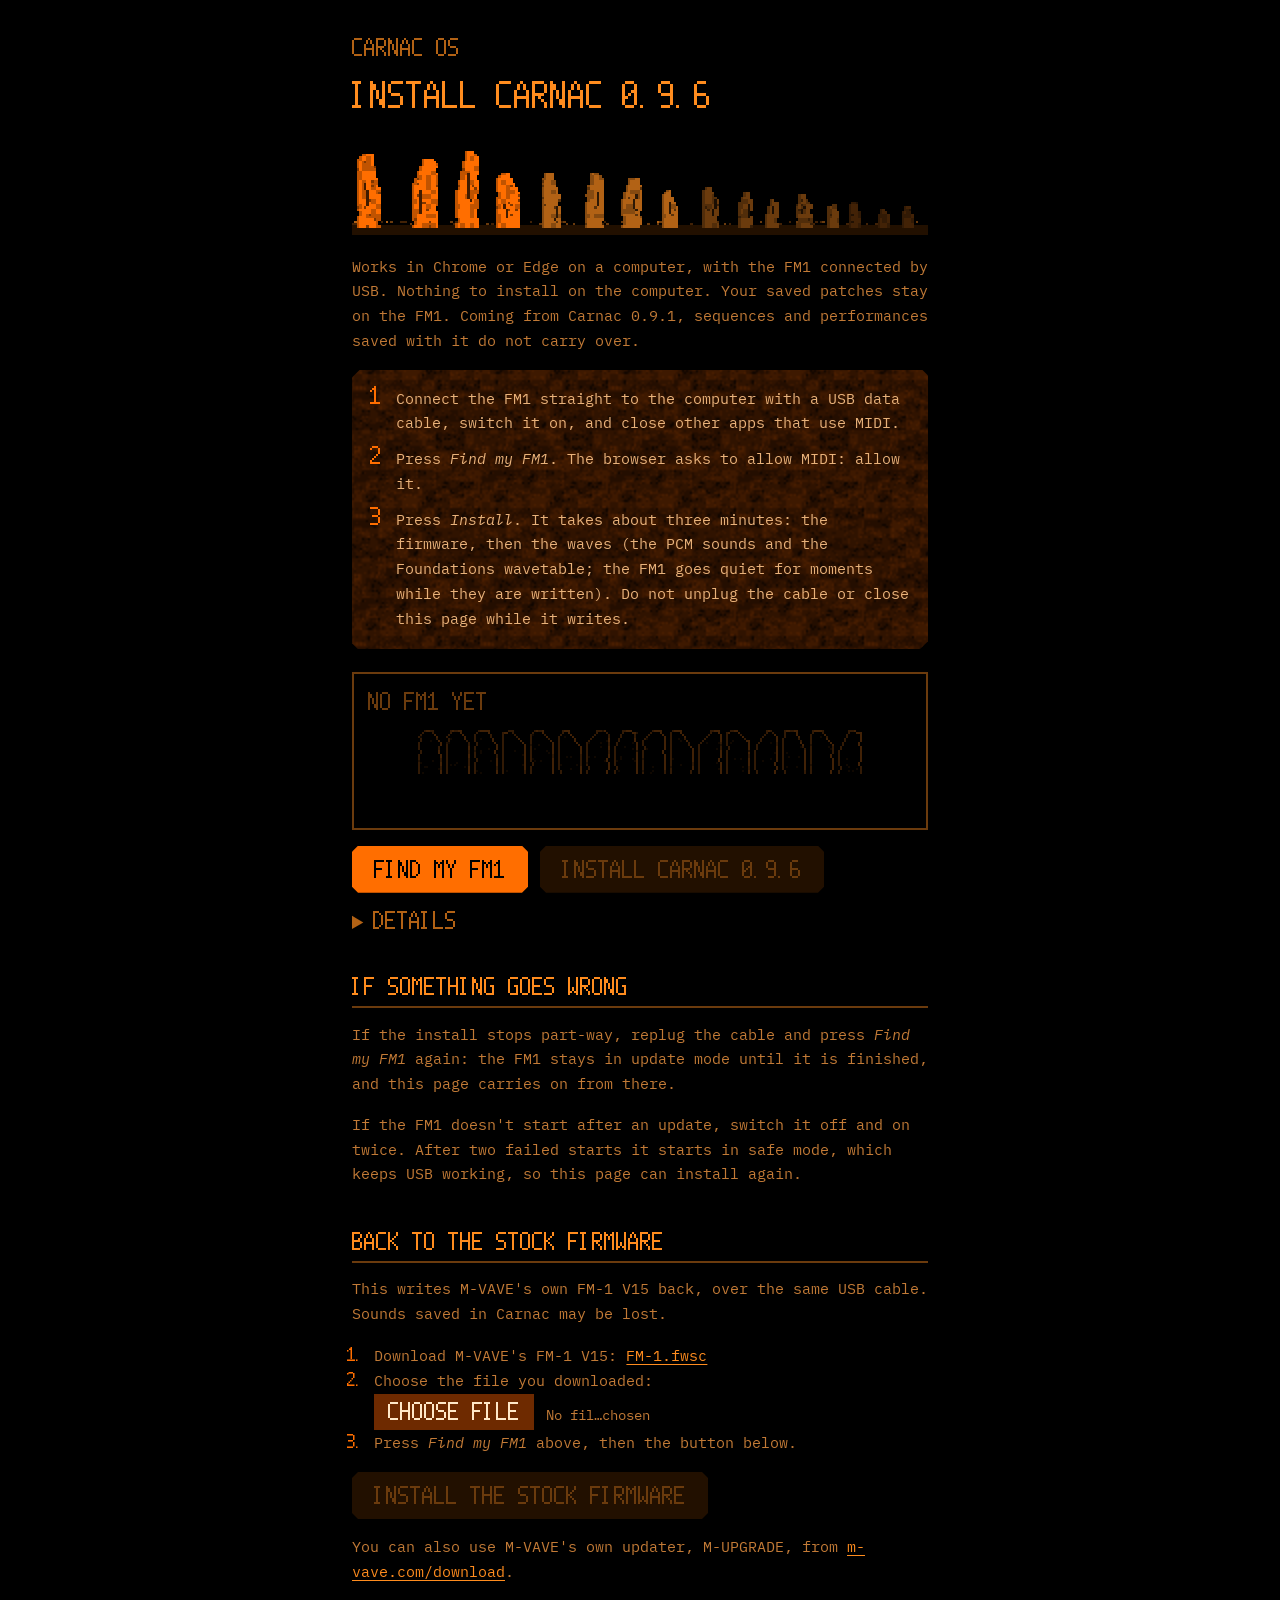
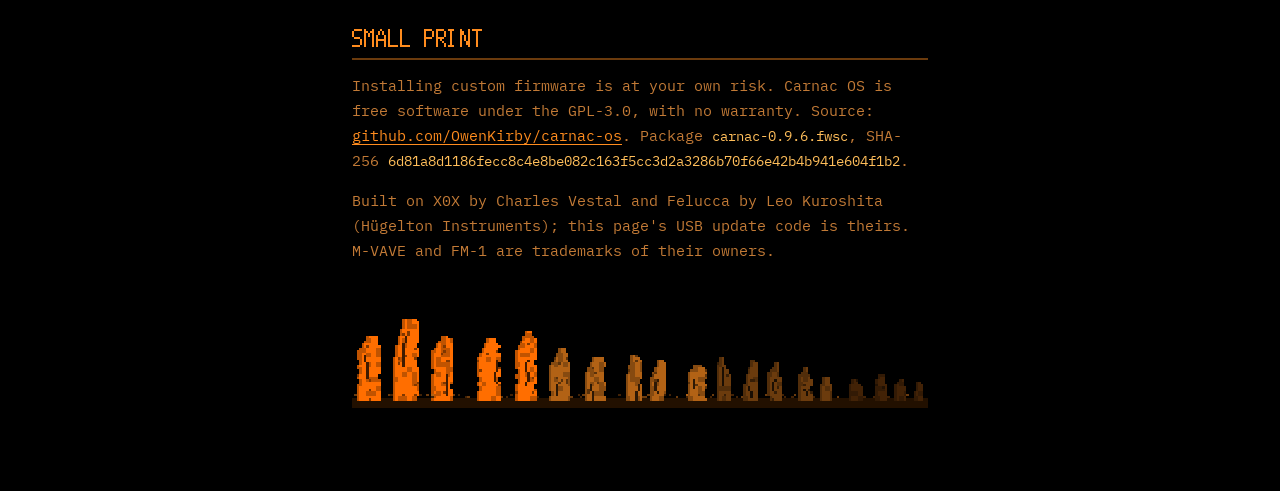
<file: install/index.html>
<!doctype html>
<!-- SPDX-License-Identifier: GPL-3.0-only
     Carnac OS web installer. Built on X0X's installer page (x0x-firmware/web/x0x_installer.html, after Felucca's
     web/index_pkg.html by Leo Kuroshita, Hügelton Instruments); the USB-MIDI update itself is X0X's fm1ota.js and
     fm1pkg.js, unchanged. web/site/make_site.py inlines them and the package's metadata at the marks below.
     Added for Carnac: the FM1 is asked which Carnac it runs (editor INFO, F0 7D 46 4C 01 F7) before anything is
     written, an older package than the one on the FM1 needs a tick first, and the install is checked by that same
     INFO answering "CARNAC OS <version>". Then the waves (the PCM waves src/dsp/pcm_area*.bin and wavetable bank 0,
     src/dsp/foundations_bank.bin) are written to their flash areas with the editor's PCM commands
     (src/hardware/pcm_store_upload.py's protocol), each only when the FM1 does not hold that image already. -->
<html lang="en">
<head>
<meta charset="utf-8">
<meta name="viewport" content="width=device-width, initial-scale=1">
<title>Install Carnac OS</title>
<link rel="preconnect" href="https://fonts.googleapis.com">
<link rel="preconnect" href="https://fonts.gstatic.com" crossorigin>
<link rel="stylesheet" href="https://fonts.googleapis.com/css2?family=IBM+Plex+Mono:wght@400;600&display=swap">
<link rel="preload" href="../carnac-rune.woff" as="font" type="font/woff" crossorigin>
<link rel="stylesheet" href="../carnac.css">
<style>
  /* the installer's own pieces; the rest is ../carnac.css */
  .steps { padding: 16px 18px 8px; margin: 0 0 1.4rem; }
  .step { display: flex; gap: 14px; align-items: baseline; margin: 0 0 10px; }
  .step b { font: 400 20px/1 var(--rune); color: var(--theme); min-width: 1ch; }
  .actions { display: flex; flex-wrap: wrap; gap: 12px; margin: 0 0 1rem; }
  /* the FM1's screen: what it runs, the step stones filling, what is happening, in the rune face */
  .panel { border: 2px solid var(--dim); background: #000; padding: 14px 14px 12px; margin: 0 0 1rem; }
  .panel canvas { width: 100%; max-width: 448px; height: auto; margin: 0 auto; }
  #bar { display: none; }                                   /* its value drives the stones (stones.js data-steps) */
  #device { font: 400 20px/1.4 var(--rune); color: var(--text); min-height: 1.4em; margin: 0 0 12px; }
  #device:empty::before { content: "NO FM1 YET"; color: var(--dim); }
  #status { font: 400 20px/1.4 var(--rune); color: var(--accent); min-height: 1.4em; margin: 12px 0 0; }
  #status.bad { color: var(--warn); }
  label.confirm { display: none; gap: 10px; align-items: flex-start; color: var(--warn); margin: 0 0 1rem; }
  label.confirm.show { display: flex; }
  label.confirm input { margin-top: .35em; accent-color: var(--theme); }
  .tip { padding: 14px 18px; margin: 1rem 0 0; }
  details { margin-top: 1rem; }
  summary { font: 400 20px var(--rune); color: var(--mid); cursor: pointer; }
  summary:hover { color: var(--text); }
  pre { font: 400 12px/1.5 var(--mono); color: var(--soft); white-space: pre-wrap; margin: 8px 0 0; max-height: 14rem;
        overflow: auto; background: var(--surf); padding: 10px 12px; }
  ol { padding-left: 1.4rem; margin: 0 0 1rem; }
  ol li::marker { font-family: var(--rune); color: var(--theme); }
  input[type=file] { font: inherit; font-size: 14px; color: var(--soft); max-width: 100%; }
  input[type=file]::file-selector-button { font: 400 20px var(--rune); background: var(--lane); color: var(--lane-hi);
        border: 0; padding: 6px 14px; margin-right: 12px; cursor: pointer; }
</style>
</head>
<body>
<main>
  <a class="home" href="../">CARNAC OS</a>
  <h1>Install Carnac <span id="ver"></span></h1>
  <canvas class="alignment" data-alignment="3" width="240" height="44" aria-hidden="true"></canvas>
  <p class="soft">Works in Chrome or Edge on a computer, with the FM1 connected by USB. Nothing to install on the computer.
    Your saved patches stay on the FM1. Coming from Carnac 0.9.1, sequences and performances saved with it do not carry over.</p>

  <div class="tablet steps">
    <div class="step"><b>1</b><span>Connect the FM1 straight to the computer with a USB data cable, switch it on,
      and close other apps that use MIDI.</span></div>
    <div class="step"><b>2</b><span>Press <em>Find my FM1</em>. The browser asks to allow MIDI: allow it.</span></div>
    <div class="step"><b>3</b><span>Press <em>Install</em>. It takes about three minutes: the firmware, then the waves
      (the PCM sounds and the Foundations wavetable; the FM1 goes quiet for moments while they are written). Do not unplug the cable or close this page while it writes.</span></div>
  </div>

  <div class="panel">
    <p id="device"></p>
    <canvas data-steps="bar" width="224" height="24" aria-hidden="true"></canvas>
    <progress id="bar" max="100" value="0"></progress>
    <p id="status" role="status"></p>
  </div>
  <label class="confirm" id="confirmbox"><input type="checkbox" id="confirm">
    <span id="confirmtext"></span></label>
  <div class="actions"><button id="find" disabled>Find my FM1</button><button id="go" disabled>Install</button></div>
  <p class="tablet tip" id="tip" hidden>Enjoying Carnac? It's free; <a id="tiplink" href="#" target="_blank" rel="noopener">tip me</a> if you like it.</p>
  <details><summary>Details</summary><pre id="log"></pre></details>

  <h2>If something goes wrong</h2>
  <p class="soft">If the install stops part-way, replug the cable and press <em>Find my FM1</em> again: the FM1 stays in
    update mode until it is finished, and this page carries on from there.</p>
  <p class="soft">If the FM1 doesn't start after an update, switch it off and on twice. After two failed starts it
    starts in safe mode, which keeps USB working, so this page can install again.</p>

  <h2>Back to the stock firmware</h2>
  <p class="soft">This writes M-VAVE's own FM-1 V15 back, over the same USB cable. Sounds saved in Carnac may be lost.</p>
  <ol class="soft">
    <li>Download M-VAVE's FM-1 V15:
      <a href="https://yms-file-store.oss-cn-hongkong.aliyuncs.com/software/firmware/FM-1.fwsc">FM-1.fwsc</a></li>
    <li>Choose the file you downloaded:<br><input type="file" id="stockfile" accept=".fwsc"></li>
    <li>Press <em>Find my FM1</em> above, then the button below.</li>
  </ol>
  <p><button class="quiet" id="stockgo" disabled>Install the stock firmware</button></p>
  <p class="soft">You can also use M-VAVE's own updater, M-UPGRADE, from
    <a href="https://www.m-vave.com/download" target="_blank" rel="noopener">m-vave.com/download</a>.</p>

  <h2>Small print</h2>
  <p class="soft">Installing custom firmware is at your own risk. Carnac OS is free software under the GPL-3.0, with no
    warranty. Source: <a href="https://github.com/OwenKirby/carnac-os">github.com/OwenKirby/carnac-os</a>. Package <code id="pkgname"></code>,
    SHA-256 <code id="pkgsha"></code>.</p>
  <p class="soft">Built on X0X by Charles Vestal and Felucca by Leo Kuroshita (Hügelton Instruments); this page's USB
    update code is theirs. M-VAVE and FM-1 are trademarks of their owners.</p>
  <footer><canvas class="alignment" data-alignment="11" width="240" height="44" aria-hidden="true"></canvas></footer>
</main>
<script src="../stones.js"></script>
<script type="module">
// SPDX-License-Identifier: GPL-3.0-only
// Copyright (C) 2026 Leo Kuroshita (@kurogedelic), Hügelton Instruments
//
// FM-1 .fwsc packages in the browser: the package identity and the image the
// device reads during an update.

const BLOCKS = 20, BLK = 0x30, KEEP = 0x2F;

// the package identity ("FM-1_904"): one marker byte after each of the first 20 blocks
function productOf(fwsc) {
  if (fwsc.length < BLOCKS * BLK) throw new Error("not an FM-1 package (too short)");
  let s = "";
  for (let i = 0; i < BLOCKS; i++) {
    const m = fwsc[i * BLK + KEEP];
    if (m !== 0x7D) s += String.fromCharCode((m - i - 1) & 0xFF);
  }
  return s;
}

// the image the device addresses during an update: the .fwsc without the 20 marker bytes
function logicalImage(fwsc) {
  const out = new Uint8Array(fwsc.length - BLOCKS);
  for (let i = 0; i < BLOCKS; i++) out.set(fwsc.subarray(i * BLK, i * BLK + KEEP), i * KEEP);
  out.set(fwsc.subarray(BLOCKS * BLK), BLOCKS * KEEP);
  return out;
}

// SPDX-License-Identifier: GPL-3.0-only
// Copyright (C) 2026 Leo Kuroshita (@kurogedelic), Hügelton Instruments
//
// The FM-1 USB-MIDI update protocol (M-UPGRADE compatible) over WebMIDI.
// Step 1: the running firmware reads parts of the package and stages the update
// loader. Step 2: the loader reads the whole image and writes it. In both steps
// the device sends cmd 0x30 read requests on the logical image and we answer.

const HS_QUERY = [0xF0, 0x00, 0x32, 0x45, 0x00, 0x00, 0x00, 0x40, 0x7F, 0xF7];
const UPGRADE = [0xF0, 0x22, 0x24, 0x35, 0x7F, 0xF7];
const MAXDATA = 512;
const sleep = (ms) => new Promise((r) => setTimeout(r, ms));
const IS_OTA = (id) => /^ota-/i.test(id.model);

// errors carry a code the pages translate: notfound, model, stopped, noloader, lost, noreturn,
// mismatch (detail: the identity the device reports), badreq
function fail(code, msg, detail = "") { const e = new Error(msg); e.code = code; e.detail = detail; return e; }

function pack7(data) {
  const out = []; let acc = 0, nb = 0;
  for (const b of data) {
    acc |= b << nb; nb += 8;
    while (nb >= 7) { out.push(acc & 0x7F); acc >>>= 7; nb -= 7; }
  }
  if (nb) out.push(acc & 0x7F);
  return out;
}

function unpack7(s) {
  const out = []; let acc = 0, nb = 0;
  for (const b of s) {
    acc |= (b & 0x7F) << nb; nb += 7;
    while (nb >= 8) { out.push(acc & 0xFF); acc >>>= 8; nb -= 8; }
  }
  return out;
}

function response(addr, data, fl = 0) {
  const len = data.length;
  const body = [0x00, 0x59, 0x30, (len + 8) & 0xFF, ((len + 8) >> 8) & 0xFF, 0, fl,
    addr & 0xFF, (addr >>> 8) & 0xFF, (addr >>> 16) & 0xFF, (addr >>> 24) & 0xFF,
    len & 0xFF, (len >> 8) & 0xFF, 0, ...data];
  let s = 0;
  for (let i = 6; i < body.length; i++) s += body[i];
  body.push(~s & 0xFF);
  return [0xF0, ...pack7(body), 0xF7];
}

function parseRequest(pkt) {
  if (pkt[0] !== 0xF0 || pkt[pkt.length - 1] !== 0xF7) return null;
  const u = unpack7(pkt.slice(1, -1));
  if (u.length !== 15 || u[0] !== 0 || u[1] !== 0x59 || u[2] !== 0x30) return null;
  let s = 0;
  for (let i = 6; i < 14; i++) s += u[i];
  if ((~s & 0xFF) !== u[14]) return null;
  return { fl: u[6], addr: (u[7] | (u[8] << 8) | (u[9] << 16) | (u[10] << 24)) >>> 0, len: u[11] | (u[12] << 8) | (u[13] << 16) };
}

function parseIdentity(pkt) {
  const d = unpack7(pkt.slice(1, -1));
  if (d.length !== 34 || d[0] !== 0 || d[1] !== 0x59 || d[2] !== 0x11) return null;
  const txt = String.fromCharCode(...d.slice(6, 33)).replace(/\0+$/, "");
  const m = /^([^_]+)_(\d+)$/.exec(txt);
  return m ? { text: txt, model: m[1], version: parseInt(m[2], 10) } : null;
}

// one MIDI in/out pair with a SysEx queue
class Link {
  constructor(input, output) {
    this.input = input; this.output = output; this.q = []; this.waiter = null;
    input.onmidimessage = (ev) => {
      if (ev.data[0] !== 0xF0) return;
      this.q.push(Array.from(ev.data));
      if (this.waiter) { const w = this.waiter; this.waiter = null; w(); }
    };
  }
  get lost() { return this.input.state === "disconnected" || this.output.state === "disconnected"; }
  // false when the port is gone (unplugged): WebMIDI throws on a disconnected output
  send(bytes) {
    try { this.output.send(bytes); return true; } catch (_) { return false; }
  }
  drain() { this.q.length = 0; }
  async read(ms) {
    if (!this.q.length) {
      let tm;
      await Promise.race([new Promise((r) => { this.waiter = r; }), new Promise((r) => { tm = setTimeout(r, ms); })]);
      clearTimeout(tm);
      this.waiter = null;
    }
    return this.q.shift() || null;
  }
  close() { this.input.onmidimessage = null; }
}

async function handshake(link, tries = 3) {
  link.drain();
  for (let t = 0; t < tries; t++) {
    if (!link.send(HS_QUERY)) return null;
    const end = Date.now() + 1000;
    while (Date.now() < end) {
      const p = await link.read(end - Date.now());
      if (!p) break;
      const id = parseIdentity(p);
      if (id) return id;
    }
  }
  return null;
}

class Updater {
  constructor(access, log) {
    this.access = access;
    this.log = log || (() => {});
  }

  // every in/out pair with the same port name that answers the handshake
  async find(filter) {
    const outs = [...this.access.outputs.values()];
    for (const input of this.access.inputs.values()) {
      if (input.state === "disconnected") continue;
      if (!/fm-1|felucca|ota|composite|sinco|usb-midi/i.test(input.name || "")) continue;   // never probe other gear
      const output = outs.find((o) => o.name === input.name) || (outs.length === 1 ? outs[0] : null);
      if (!output) continue;
      try { await input.open(); await output.open(); } catch (_) { continue; }
      const link = new Link(input, output);
      const id = await handshake(link, 2);
      if (id && (!filter || filter(id))) return { link, id, name: input.name };
      link.close();
    }
    return null;
  }

  async waitFor(filter, ms) {
    const end = Date.now() + ms;
    while (Date.now() < end) {
      const dev = await this.find(filter);
      if (dev) return dev;
      await sleep(1000);
    }
    return null;
  }

  // serve read requests until the device asks for one of the finish addresses; stops early
  // when the port disappears (lost: true) instead of waiting out idleMs
  async serve(link, image, finishAddr, idleMs, onProgress) {
    let served = 0, last = Date.now();
    for (;;) {
      const pkt = await link.read(1000);
      if (!pkt) {
        if (link.lost) return { served, finished: false, lost: true };
        if (Date.now() - last > idleMs) return { served, finished: false };
        continue;
      }
      const r = parseRequest(pkt);
      if (!r) continue;
      last = Date.now();
      if (r.addr === 0xE0000000 || r.addr === 0xF0000000) {
        link.send(response(r.addr, [...new TextEncoder().encode("success"), 0]));
        if (r.addr === finishAddr) return { served, finished: true };
        continue;
      }
      if (r.len > MAXDATA || r.addr + r.len > image.length) throw fail("badreq", `bad request ${r.addr.toString(16)}+${r.len}`);
      await sleep(10);
      if (!link.send(response(r.addr, Array.from(image.subarray(r.addr, r.addr + r.len)), r.fl))) {
        return { served, finished: false, lost: true };
      }
      served++;
      if (onProgress) onProgress(served, r.addr);
    }
  }

  // full install: running firmware -> loader -> new firmware
  async install(image, product, onStep) {
    const step = onStep || (() => {});
    const dev = await this.find((id) => !IS_OTA(id));
    if (!dev) throw fail("notfound", "FM-1 not found (USB cable, and no other app using it?)");
    const [model] = product.split("_");
    if (dev.id.model !== model) { dev.link.close(); throw fail("model", `the device is ${dev.id.text}, the package is for ${product}`); }
    step("start", dev.id.text);
    dev.link.send(UPGRADE);
    await sleep(2000);
    const s1 = await this.serve(dev.link, image, 0xE0000000, 8000, (n) => step("verify", n));
    dev.link.close();
    if (!s1.finished) throw fail(s1.lost ? "lost" : "stopped", `the device ${s1.lost ? "was disconnected" : "stopped"} after ${s1.served} requests: nothing was written`);
    step("loader");
    await sleep(3000);
    const ota = await this.waitFor(IS_OTA, 30000);
    if (!ota) throw fail("noloader", "the update loader did not appear. Replug the USB cable and press Install again: the device stays in update mode until it is finished.");
    const s2 = await this.write(ota, image, step);
    if (!s2.finished) throw fail(s2.lost ? "lost" : "stopped", `the loader ${s2.lost ? "was disconnected" : "stopped"} after ${s2.served} requests. Replug and press Install again to resume.`);
    step("reboot");
    await sleep(3000);
    const back = await this.waitFor((id) => !IS_OTA(id), 40000);
    if (!back) throw fail("noreturn", "the device did not come back: power-cycle it");
    back.link.close();
    if (back.id.text !== product) throw fail("mismatch", `installed, but the device reports ${back.id.text}`, back.id.text);
    step("done", back.id.text);
    return back.id.text;
  }

  // step 2 with the loader found by find()/waitFor()
  async write(ota, image, step) {
    ota.link.send(UPGRADE);
    await sleep(2000);
    const s2 = await this.serve(ota.link, image, 0xF0000000, 180000, (n) => step("write", n));
    ota.link.close();
    return s2;
  }

  // resume: the device is already in update mode (loader) -> true when the write finished
  async resume(image, onStep) {
    const ota = await this.find(IS_OTA);
    if (!ota) return false;
    return (await this.write(ota, image, onStep || (() => {}))).finished;
  }
}

const $ = (id) => document.getElementById(id);
const meta = {"version": "0.9.6", "product": "FM-1_900", "name": "carnac-0.9.6.fwsc", "sha256": "6d81a8d1186fecc8c4e8be082c163f5cc3d2a3286b70f66e42b4b941e604f1b2", "tip": "https://ko-fi.com/orbvorgis", "pkg": "../firmware/carnac-0.9.6.fwsc", "pcm": [{"area": 0, "file": "../firmware/pcm_area0.bin", "sha256": "6e6e12be9544f28c546d220c950a717d5c68e8a1b428225cb7cdd5c987e809d9", "count": 13, "len": 36333, "hcrc": 332381813}, {"area": 1, "file": "../firmware/pcm_area1.bin", "sha256": "65586ce3c91689e40cfdc0abd2e84a47eb162525a8aaa793835562f87a9e1a62", "count": 8, "len": 56291, "hcrc": 1119212780}, {"area": 2, "file": "../firmware/foundations_bank.bin", "sha256": "d320e9bdb5c4cdd44115096dcd01463b1dff29d0285478a26de52e19531edb0c", "count": 1, "len": 16416, "hcrc": 1822942105}]};
const IS_LOADER = (id) => /^ota-/i.test(id.model);
const INFO_REQ = [0xF0, 0x7D, 0x46, 0x4C, 0x01, 0xF7];   /* (sleep() comes with fm1ota.js) */

const say = (txt, bad = false) => { $("status").textContent = txt; $("status").className = bad ? "bad" : ""; };
const log = (t) => { const l = $("log"); l.textContent += t + "\n"; l.scrollTop = l.scrollHeight; };
const setDevice = (txt) => { $("device").textContent = txt; };

$("ver").textContent = meta.version;
$("pkgname").textContent = meta.name;
$("pkgsha").textContent = meta.sha256;
if (meta.tip) $("tiplink").href = meta.tip;
$("go").textContent = `Install Carnac ${meta.version}`;

const ERR = {
  notfound: "FM1 not found. Check the USB cable (it must be a data cable), close other apps that use MIDI, and try again.",
  model: "The connected device is not an FM1.",
  stopped: "The FM1 stopped answering. Replug the USB cable and press Find my FM1 again.",
  lost: "The USB connection was lost. Replug it and press Find my FM1 again: the install carries on from where it stopped.",
  noloader: "The FM1 did not switch to update mode. Replug the USB cable and press Find my FM1 again.",
  noreturn: "The FM1 did not come back after the update. Switch it off and on.",
  badreq: "The FM1 asked for something outside the package. Reload the page and try again.",
};

let image = null, midi = null, state = null, writing = false, stock = null, pcmImages = null;
window.addEventListener("beforeunload", (e) => { if (writing) { e.preventDefault(); e.returnValue = ""; } });

/* "0.9.1" -> [0, 9, 1]; anything else (DEV, a suffix) -> null */
const parseVer = (v) => { const m = /^(\d+)\.(\d+)(?:\.(\d+))?$/.exec(v || ""); return m ? [+m[1], +m[2], +(m[3] || 0)] : null; };
const cmpVer = (a, b) => { for (let i = 0; i < 3; i++) if (a[i] !== b[i]) return a[i] - b[i]; return 0; };

/* Carnac answers editor INFO with "CARNAC OS <version>"; stock firmware and safe mode do not answer */
async function carnacVersion(link) {
  link.drain();
  for (let t = 0; t < 2; t++) {
    if (!link.send(INFO_REQ)) return null;
    const end = Date.now() + 800;
    while (Date.now() < end) {
      const p = await link.read(end - Date.now());
      if (!p) break;
      if (p[1] === 0x7D && p[2] === 0x46 && p[3] === 0x4C && p[4] === 0x01) {
        let s = "";
        for (let i = 5; i < p.length && p[i] !== 0 && p[i] !== 0xF7; i++) s += String.fromCharCode(p[i]);
        const m = /^CARNAC OS\s*(.*)$/.exec(s);
        return m ? m[1].trim() : null;
      }
    }
  }
  return null;
}

/* the waves (src/hardware/pcm_store_fm1.c): 100 BEGIN [area], 101 WRITE [off x3, data], 102 END [header],
   103 INFO [area, first] -> areas, area, entries, KiB x2, used x3, names; 104 ID [area] -> area, held, hcrc x5 (the
   image's header CRC); data in groups of 7 behind their top bits. Area 2 holds wavetable bank 0, not PCM. */
const PCM_BEGIN = 100, PCM_WRITE = 101, PCM_END = 102, PCM_INFO = 103, PCM_ID = 104, PCM_HDR = 32, PCM_CHUNK = 256;
const pcmPack = (b) => {
  const o = [];
  for (let i = 0; i < b.length; i += 7) {
    const g = b.subarray(i, i + 7);
    o.push(g.reduce((hi, x, j) => hi | ((x >> 7) << j), 0), ...Array.from(g, (x) => x & 0x7F));
  }
  return o;
};
const u21 = (v) => [v & 0x7F, (v >> 7) & 0x7F, (v >> 14) & 0x7F];
async function edReq(link, cmd, args, ms = 5000) {
  link.drain();
  if (!link.send([0xF0, 0x7D, 0x46, 0x4C, cmd, ...args, 0xF7])) return null;
  const end = Date.now() + ms;
  while (Date.now() < end) {
    const p = await link.read(end - Date.now());
    if (!p) break;
    if (p[1] === 0x7D && p[2] === 0x46 && p[3] === 0x4C && p[4] === cmd) return p.slice(5, -1);
  }
  return null;
}
/* the areas whose image differs from the package's: by its header CRC (PCM_ID), or on a firmware without PCM_ID by
   entries and length; null when the FM1 has no PCM commands */
async function pcmMissing(link) {
  const out = [];
  for (const a of meta.pcm) {
    const id = await edReq(link, PCM_ID, [a.area], 1500);
    if (id && id.length >= 7 && id[0] === a.area) {
      const h = (id[2] | id[3] << 7 | id[4] << 14 | id[5] << 21 | id[6] << 28) >>> 0;
      if (!id[1] || h !== a.hcrc) out.push(a);
      continue;
    }
    const r = await edReq(link, PCM_INFO, [a.area, 0], 1500);
    if (!r || r.length < 8 || r[1] !== a.area) return null;
    if (r[2] !== a.count || (r[5] | r[6] << 7 | r[7] << 14) !== a.len) out.push(a);
  }
  return out;
}
/* write the areas that need it -> "" or why not */
async function pcmSync(link, onPart) {
  const todo = await pcmMissing(link);
  if (todo === null) return "the FM1 did not answer the PCM commands";
  for (const [k, a] of todo.entries()) {
    const img = pcmImages[a.area];
    const frames = [[PCM_BEGIN, [a.area]]];
    for (let off = PCM_HDR; off < img.length; off += PCM_CHUNK) frames.push([PCM_WRITE, [...u21(off), ...pcmPack(img.subarray(off, off + PCM_CHUNK))]]);
    frames.push([PCM_END, pcmPack(img.subarray(0, PCM_HDR))]);
    log(`PCM area ${a.area}: ${frames.length} frames`);
    for (const [n, [cmd, args]] of frames.entries()) {
      const r = await edReq(link, cmd, args);
      if (!r) return `no answer at area ${a.area}, frame ${n + 1}`;
      const rc = cmd === PCM_WRITE ? r[3] : cmd === PCM_BEGIN ? r[1] : r[0];
      if (rc) return `area ${a.area} refused frame ${n + 1} (rc ${rc})`;
      onPart(k, todo.length, (n + 1) / frames.length);
    }
  }
  const left = await pcmMissing(link);
  return left && left.length === 0 ? "" : "the FM1 does not show the waves after writing them";
}

async function getMidi() {
  if (midi) return midi;
  try { midi = await navigator.requestMIDIAccess({ sysex: true }); }
  catch (_) { say("MIDI access was not allowed. Allow MIDI in the site settings (the icon in the address bar) and try again.", true); return null; }
  return midi;
}

/* what is on the FM1: { kind: "loader" } | { kind: "carnac", version } | { kind: "other", text } */
async function probe() {
  const up = new Updater(midi, log);
  const dev = await up.find(() => true);
  if (!dev) return null;
  log(`found ${dev.name}: ${dev.id.text}`);
  if (IS_LOADER(dev.id)) { dev.link.close(); return { kind: "loader" }; }
  const v = await carnacVersion(dev.link);
  const pcm = v === meta.version && pcmImages ? await pcmMissing(dev.link) : null;
  dev.link.close();
  return v !== null ? { kind: "carnac", version: v, pcmOnly: !!(pcm && pcm.length) } : { kind: "other", text: dev.id.text };
}

function refreshButtons() {
  const needConfirm = $("confirmbox").classList.contains("show");
  $("find").disabled = writing || !image;
  $("go").disabled = writing || !image || !state || (needConfirm && !$("confirm").checked);
  $("stockgo").disabled = writing || !stock || !state;
}
$("confirm").addEventListener("change", refreshButtons);

function showState() {
  const box = $("confirmbox");
  box.classList.remove("show");
  $("confirm").checked = false;
  $("go").textContent = `Install Carnac ${meta.version}`;
  if (!state) { setDevice(""); refreshButtons(); return; }
  if (state.kind === "loader") {
    setDevice("The FM1 is in update mode: an earlier install did not finish.");
    $("go").textContent = `Finish installing Carnac ${meta.version}`;
  } else if (state.kind === "other") {
    setDevice(`The FM1 runs other firmware (${state.text}): stock, or Carnac in safe mode.`);
  } else {
    const on = parseVer(state.version), pkg = parseVer(meta.version);
    setDevice(`The FM1 runs Carnac OS ${state.version}.`);
    if (!on || !pkg) {
      $("confirmtext").textContent = `The FM1 runs a test build (${state.version}). It may save sounds in a newer format than ${meta.version} reads: patches saved with it may not load. Install anyway.`;
      box.classList.add("show");
    } else if (cmpVer(pkg, on) < 0) {
      $("confirmtext").textContent = `${meta.version} is older than the ${state.version} on the FM1. Patches saved with ${state.version} may not load in ${meta.version}. Install the older version anyway.`;
      box.classList.add("show");
    } else if (cmpVer(pkg, on) === 0 && state.pcmOnly) {
      setDevice(`The FM1 runs Carnac OS ${state.version}, but its waves are missing or out of date.`);
      $("go").textContent = "Write the waves";
    } else if (cmpVer(pkg, on) === 0) {
      setDevice(`The FM1 already runs Carnac OS ${state.version}. You can install it again.`);
    }
  }
  refreshButtons();
}

$("find").addEventListener("click", async () => {
  if (!(await getMidi())) return;
  $("find").disabled = true;
  say("Looking for the FM1…");
  try {
    state = await probe();
    if (!state) say(ERR.notfound, true);
    else say("");
  } catch (e) { state = null; say("Error: " + (e && e.message), true); log(String(e && e.stack || e)); }
  showState();
});

async function run(img, product, isStock) {
  writing = true;
  refreshButtons();
  $("bar").value = 0;
  const up = new Updater(midi, log);
  const total = 74 + Math.ceil(img.length / 512);
  const step = (k, a) => {
    if (k !== "verify" && k !== "write") log(`${k} ${a ?? ""}`);
    if (k === "start") say("Starting…");
    if (k === "verify") { say("Checking the package with the FM1…"); $("bar").value = (a / total) * 100; }
    if (k === "loader") say("Switching the FM1 to update mode…");
    if (k === "write") { say("Writing… do not unplug the cable."); $("bar").value = ((74 + a) / total) * 100; }
    if (k === "reboot") say("Restarting the FM1…");
  };
  try {
    if (state && state.kind === "loader") {
      if (!(await up.resume(img, step))) throw Object.assign(new Error("stopped"), { code: "stopped" });
      step("reboot");
      await sleep(3000);
      const back = await up.waitFor((id) => !IS_LOADER(id), 40000);
      if (!back) throw Object.assign(new Error("noreturn"), { code: "noreturn" });
      back.link.close();
    } else {
      try { await up.install(img, product, step); }
      catch (e) { if (!(e && e.code === "mismatch")) throw e; log(e.message); }   /* checked below instead */
    }
    $("bar").value = 100;
    if (isStock) { say("Done. The FM1 has restarted with M-VAVE's firmware."); state = null; }
    else {
      say("Installed. Checking the version…");
      let v = null;
      for (let t = 0; t < 6 && v === null; t++) {           /* the splash screen runs first */
        await sleep(1500);
        const dev = await up.find((id) => !IS_LOADER(id));
        if (dev) { v = await carnacVersion(dev.link); dev.link.close(); }
      }
      if (v === meta.version) await finishPcm(up, v);
      else if (v !== null) say(`Written, but the FM1 reports Carnac OS ${v}, not ${meta.version}. Press Find my FM1 and install again.`, true);
      else say("Written, but the FM1 did not report its version. If it shows the Carnac splash, all is well; if not, switch it off and on.", true);
      state = v !== null ? { kind: "carnac", version: v } : null;
    }
  } catch (e) {
    say((e && e.code && ERR[e.code]) || ("Error: " + (e && e.message)), true);
    log(String(e && e.stack || e));
    state = null;
  }
  writing = false;
  showState();
}

/* after a good install (or alone, when only the waves are missing): the waves, then the last word */
async function finishPcm(up, v) {
  let why = pcmImages ? "" : "their download failed";
  if (!why) {
    const dev = await up.find((id) => !IS_LOADER(id));
    if (!dev) why = "the FM1 stopped answering";
    else {
      $("bar").value = 0;
      why = await pcmSync(dev.link, (k, n, f) => {
        say(`Writing the waves${n > 1 ? ` (${k + 1} of ${n})` : ""}… do not unplug the cable.`);
        $("bar").value = ((k + f) / n) * 100;
      });
      dev.link.close();
      $("bar").value = 100;
    }
  }
  if (why) { log("waves: " + why); say(`Carnac OS ${v} is installed, but the waves were not written (${why}). Press Find my FM1 to try again.`, true); return; }
  say(`Done. The FM1 runs Carnac OS ${v}, with its waves.`);
  if (meta.tip) $("tip").hidden = false;
}

async function runPcmOnly() {
  writing = true;
  refreshButtons();
  try { await finishPcm(new Updater(midi, log), state.version); }
  catch (e) { say("Error: " + (e && e.message), true); log(String(e && e.stack || e)); }
  state = { kind: "carnac", version: state.version, pcmOnly: false };
  writing = false;
  showState();
}

$("go").addEventListener("click", () => {
  if (state && state.kind === "carnac" && state.pcmOnly) runPcmOnly();
  else if (image) run(image, meta.product, false);
});
$("stockgo").addEventListener("click", () => { if (stock) run(stock.image, stock.product, true); });

/* stock: M-VAVE's FM-1 V15, chosen by the user (M-VAVE's server allows no cross-site download), checked by SHA-256 */
const STOCK_SHA256 = "db1642b2b6fa5c2cccb11ffd13878068bb28601678d3644049f99dc40e7edb8a";
const sha256 = async (b) => [...new Uint8Array(await crypto.subtle.digest("SHA-256", b))].map((x) => x.toString(16).padStart(2, "0")).join("");
$("stockfile").addEventListener("change", async (e) => {
  stock = null;
  const f = e.target.files && e.target.files[0];
  if (f) {
    const raw = new Uint8Array(await f.arrayBuffer());
    if ((await sha256(raw)) !== STOCK_SHA256) say("That is not M-VAVE's FM-1 V15 file. Choose the file from the link above.", true);
    else { stock = { image: logicalImage(raw), product: productOf(raw) }; say("That is M-VAVE's FM-1 V15."); }
  }
  refreshButtons();
});

(async () => {
  if (!navigator.requestMIDIAccess) { say("This browser cannot talk to the FM1. Open this page in Chrome or Edge on a computer.", true); return; }
  try {
    const r = await fetch(meta.pkg);
    if (!r.ok) throw new Error(`HTTP ${r.status}`);
    const pkg = new Uint8Array(await r.arrayBuffer());
    if ((await sha256(pkg)) !== meta.sha256 || productOf(pkg) !== meta.product) { say("The firmware download is damaged. Reload the page.", true); return; }
    image = logicalImage(pkg);
  } catch (e) { say("Could not load the firmware: " + e.message, true); return; }
  try {
    const imgs = {};
    for (const a of meta.pcm) {
      const r = await fetch(a.file);
      if (!r.ok) throw new Error(`HTTP ${r.status}`);
      const b = new Uint8Array(await r.arrayBuffer());
      if ((await sha256(b)) !== a.sha256) throw new Error(`${a.file} is damaged`);
      imgs[a.area] = b;
    }
    pcmImages = imgs;
  } catch (e) { log("waves: " + e.message); }
  refreshButtons();
})();
</script>
</body>
</html>
</file>
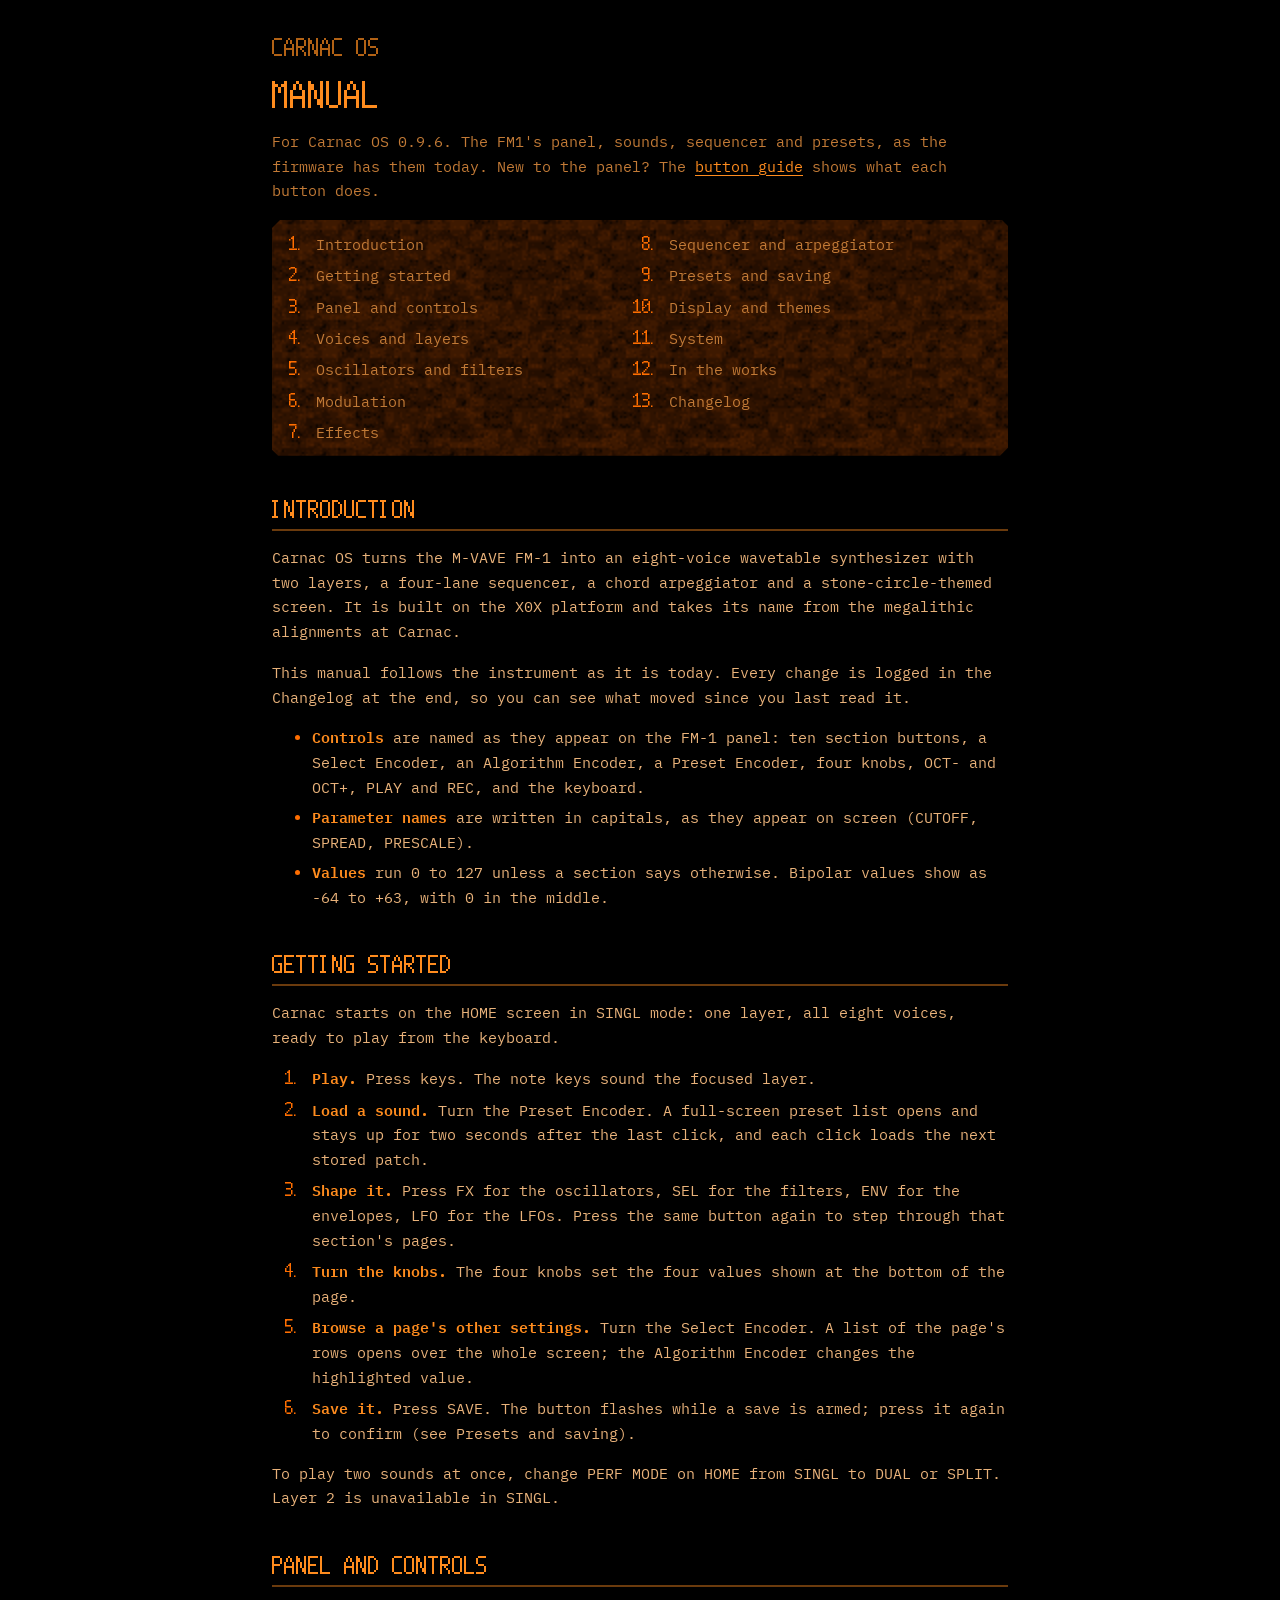
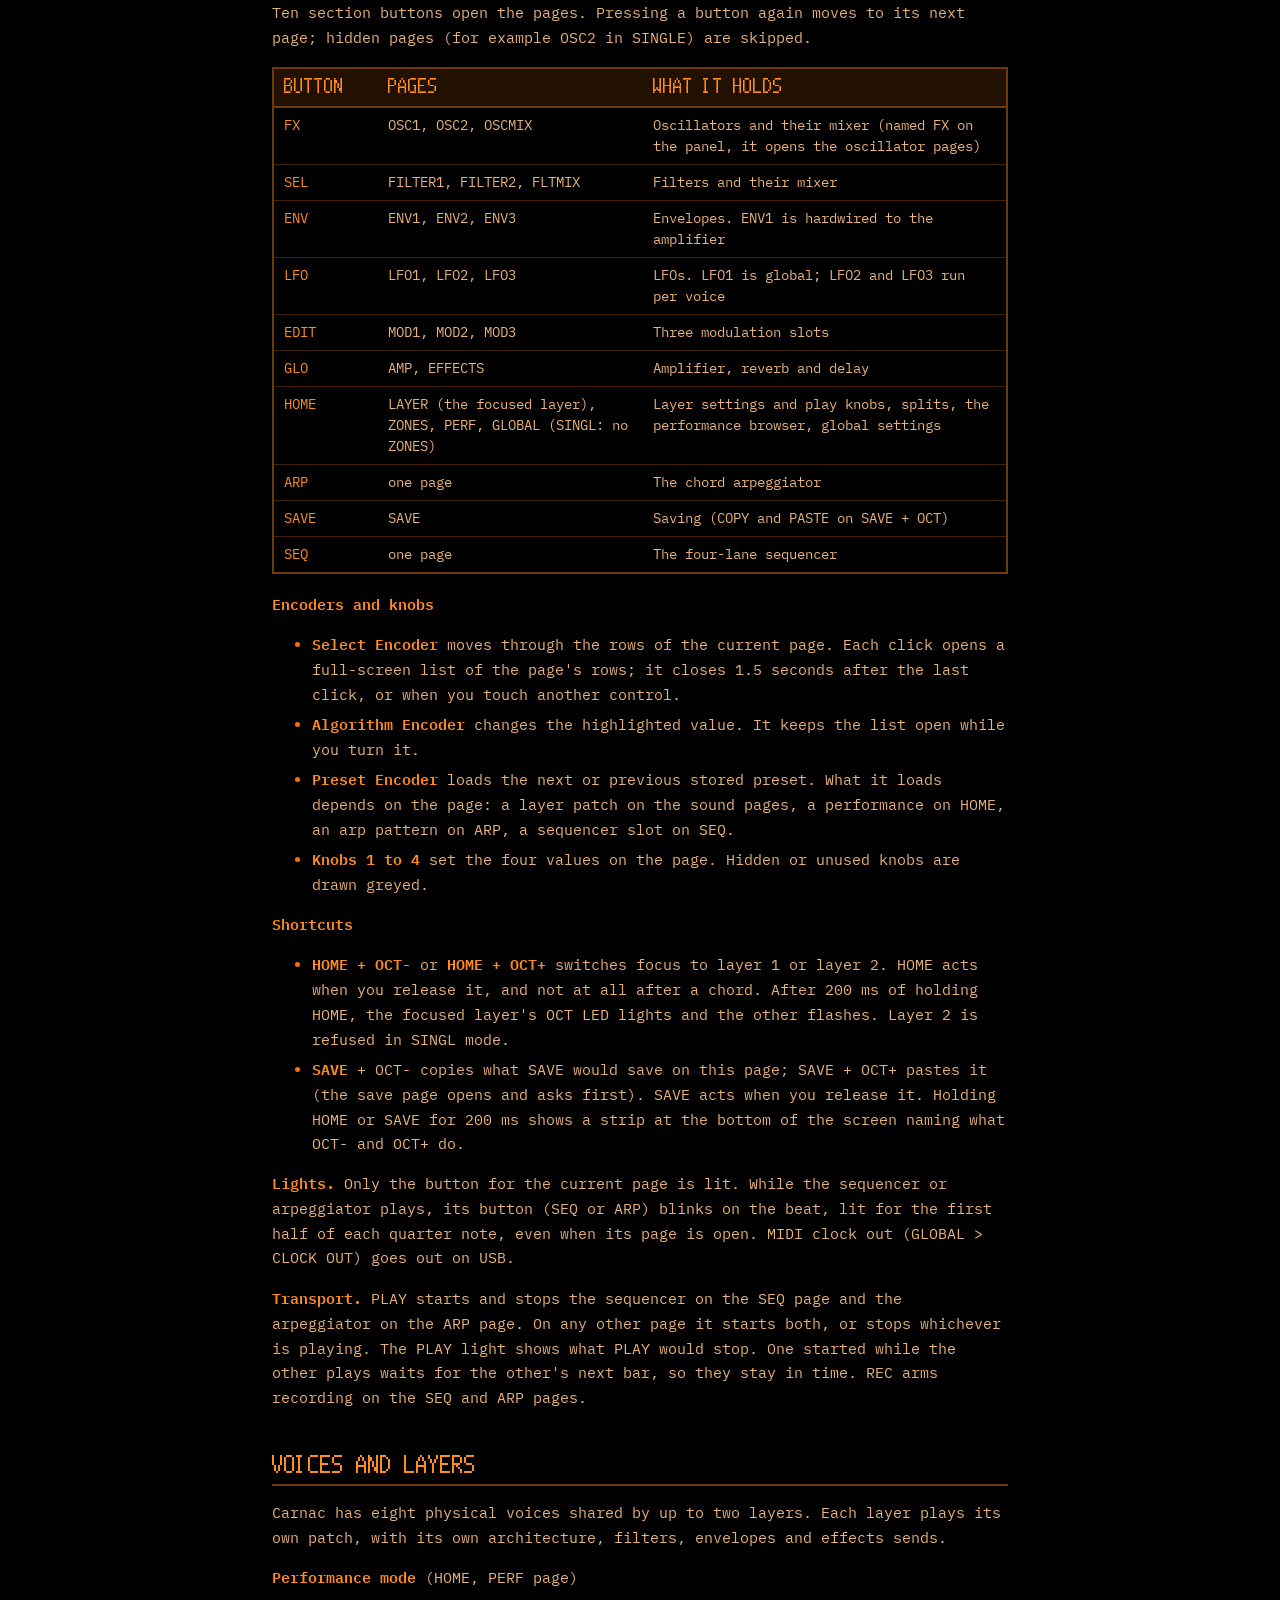
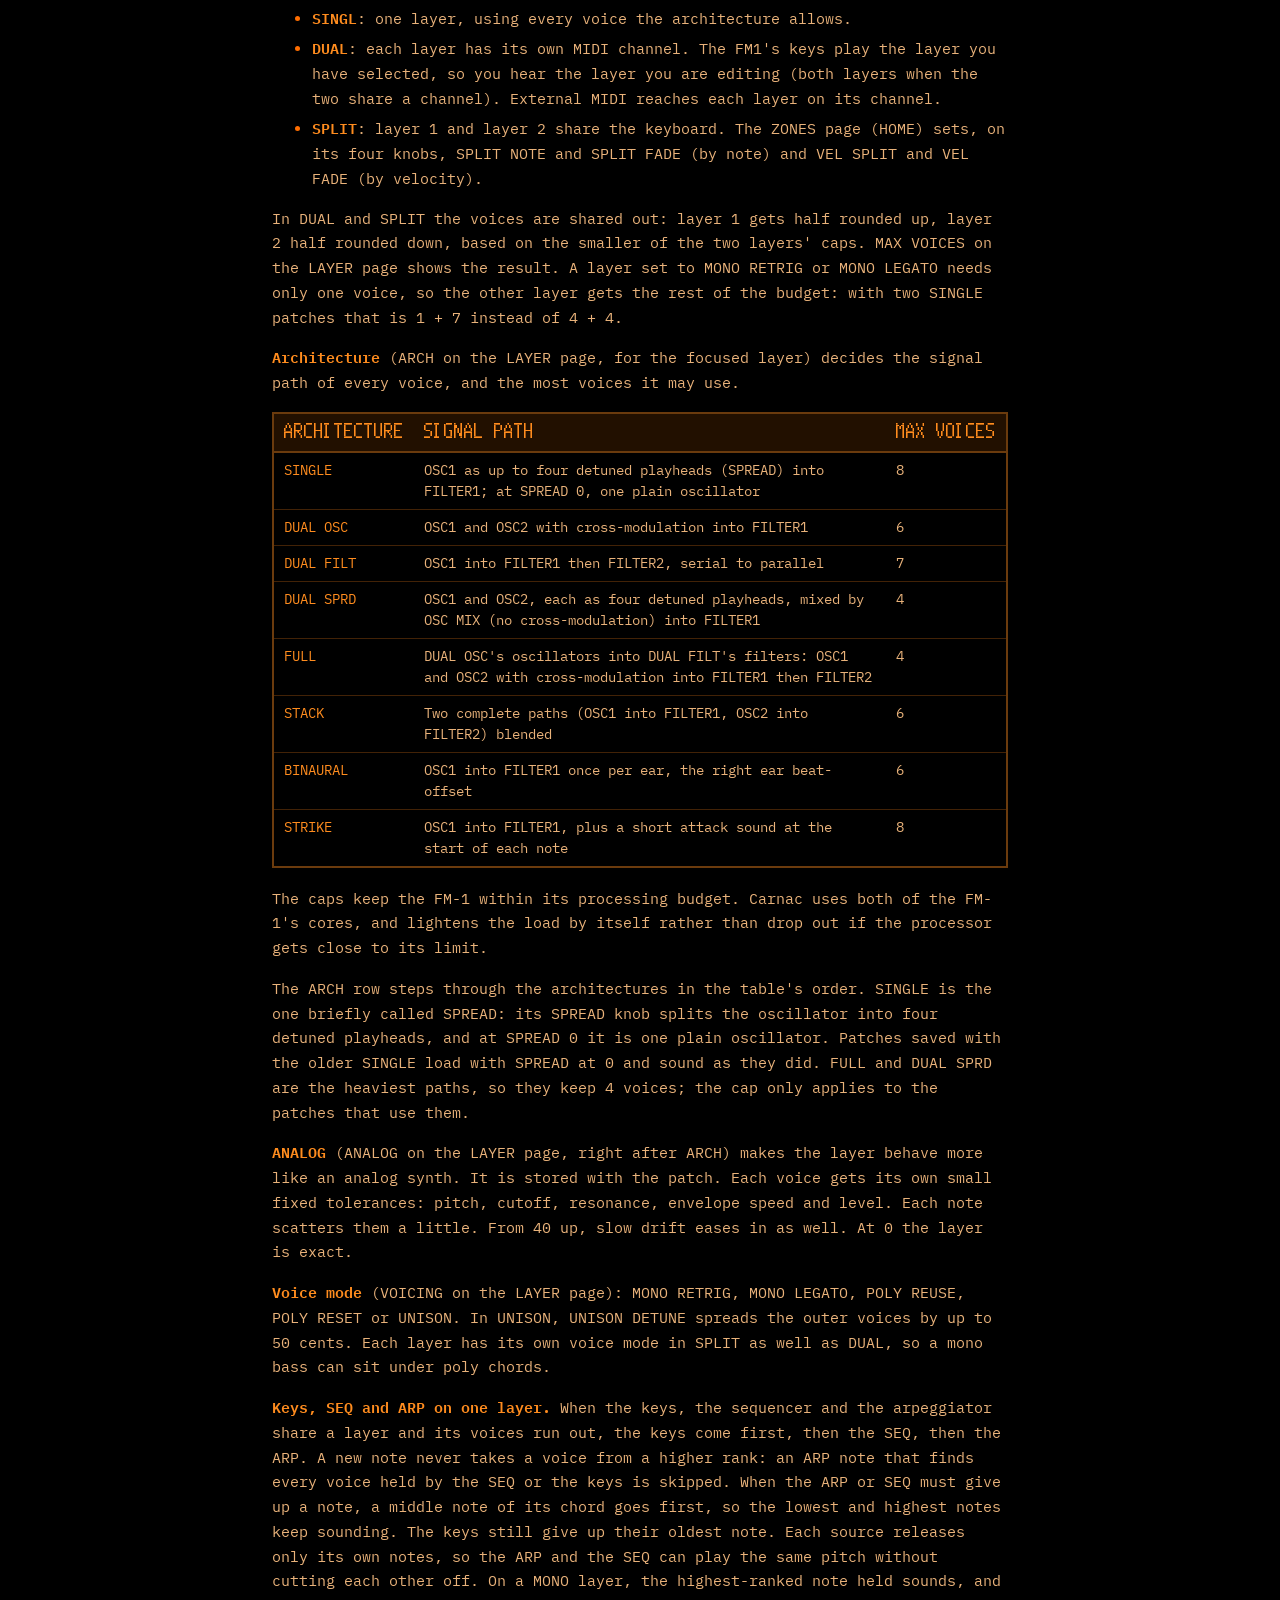
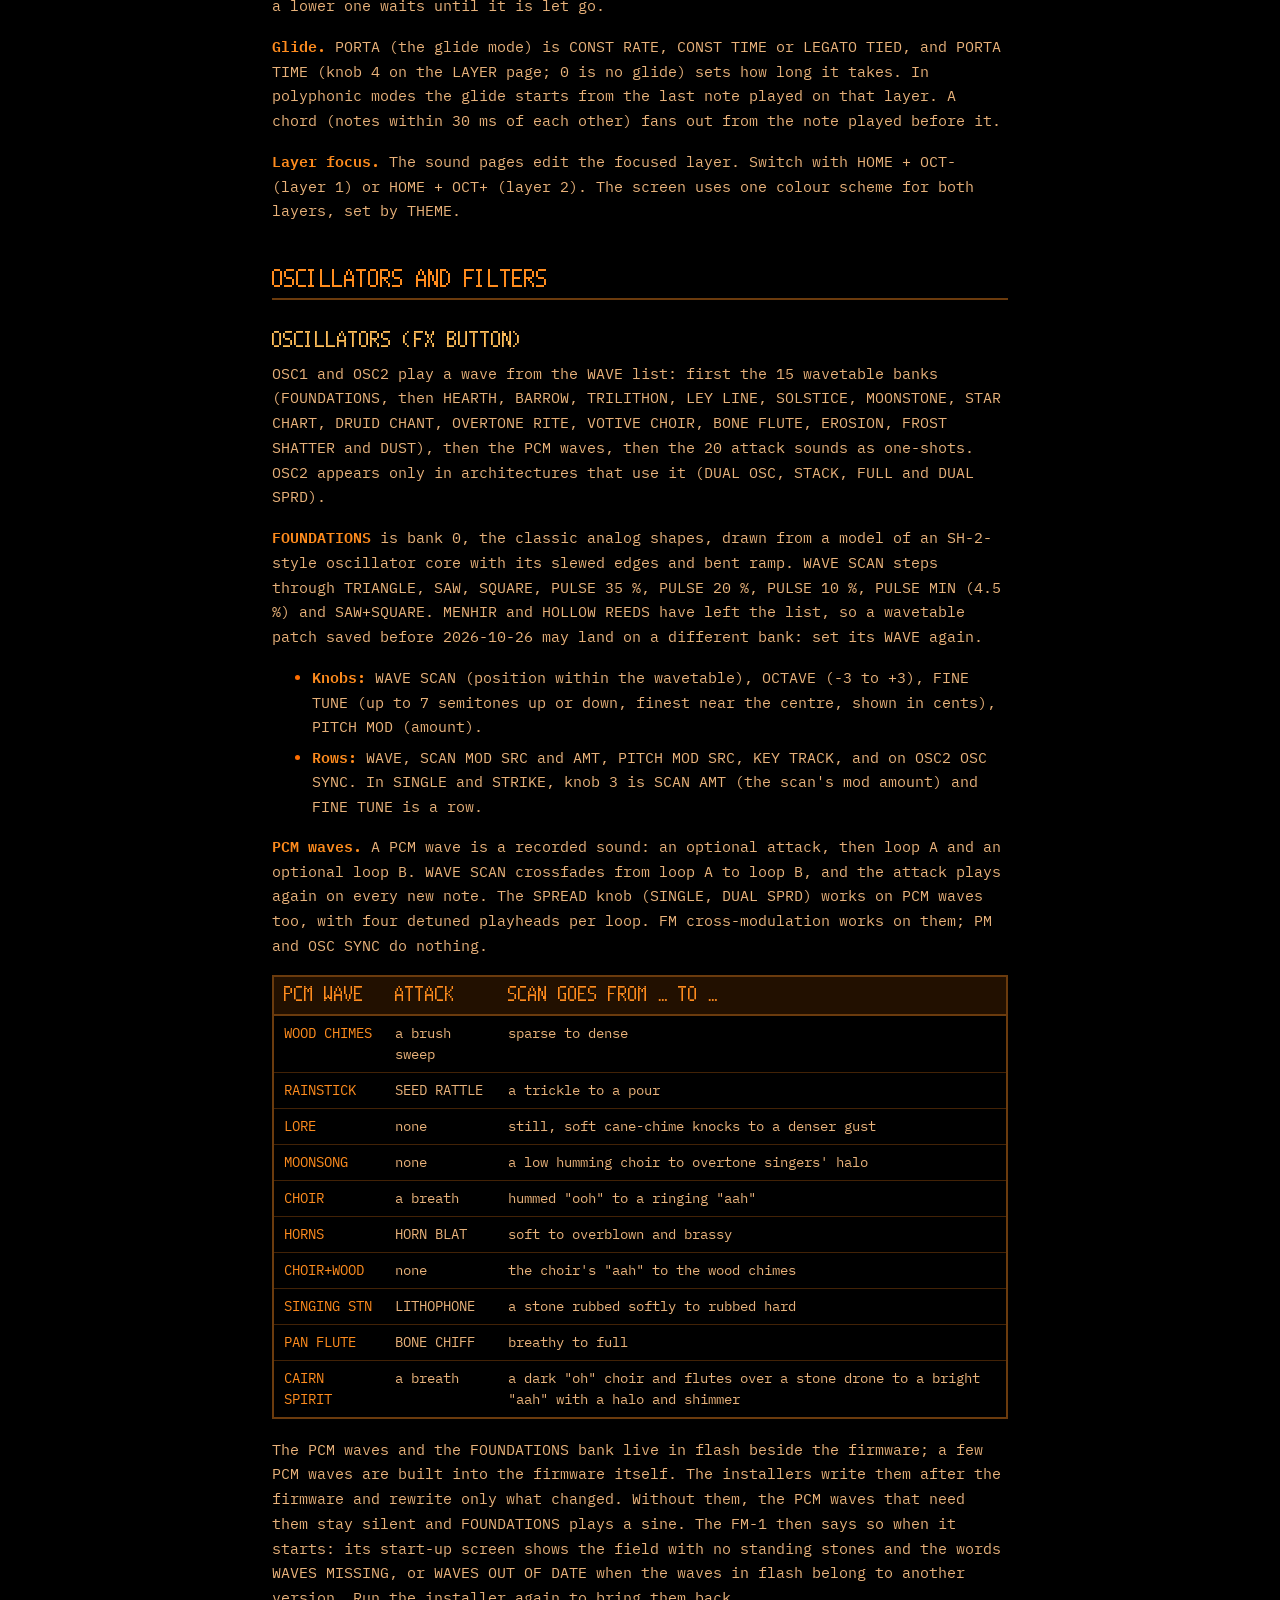
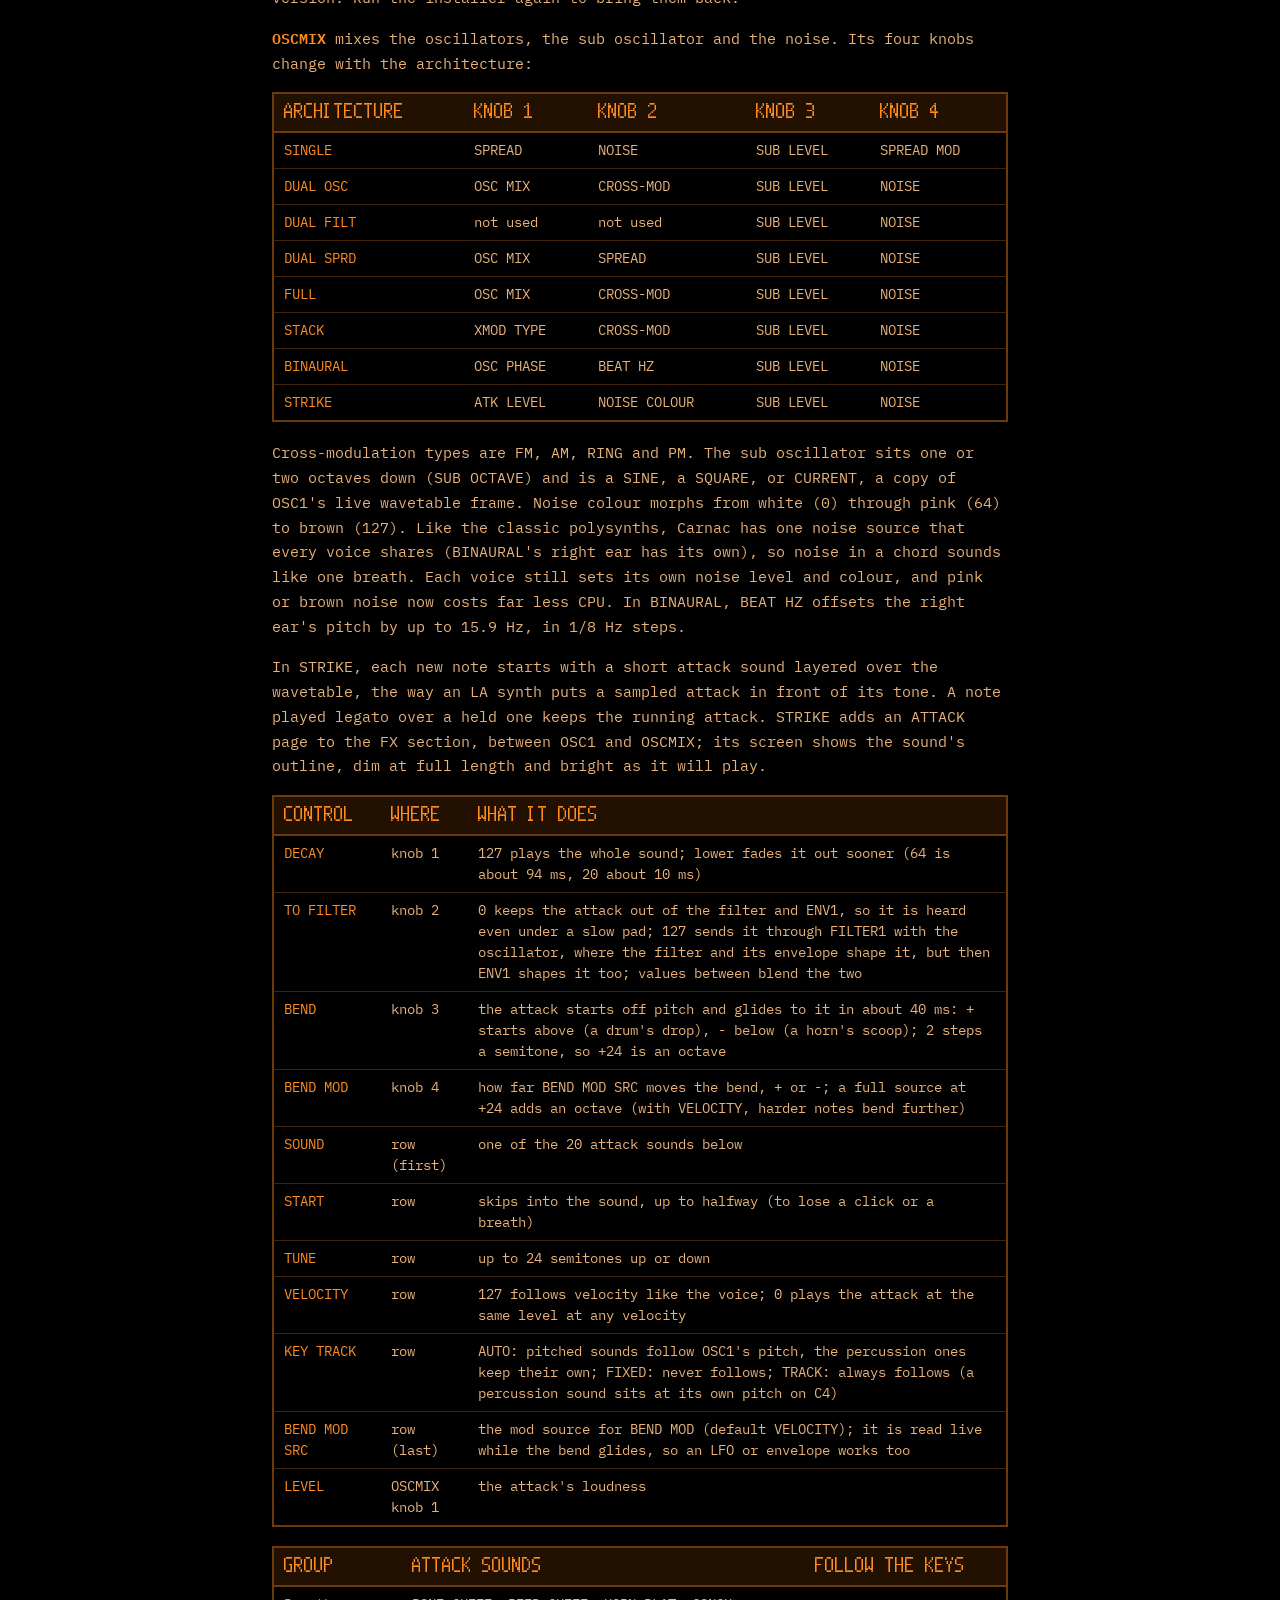
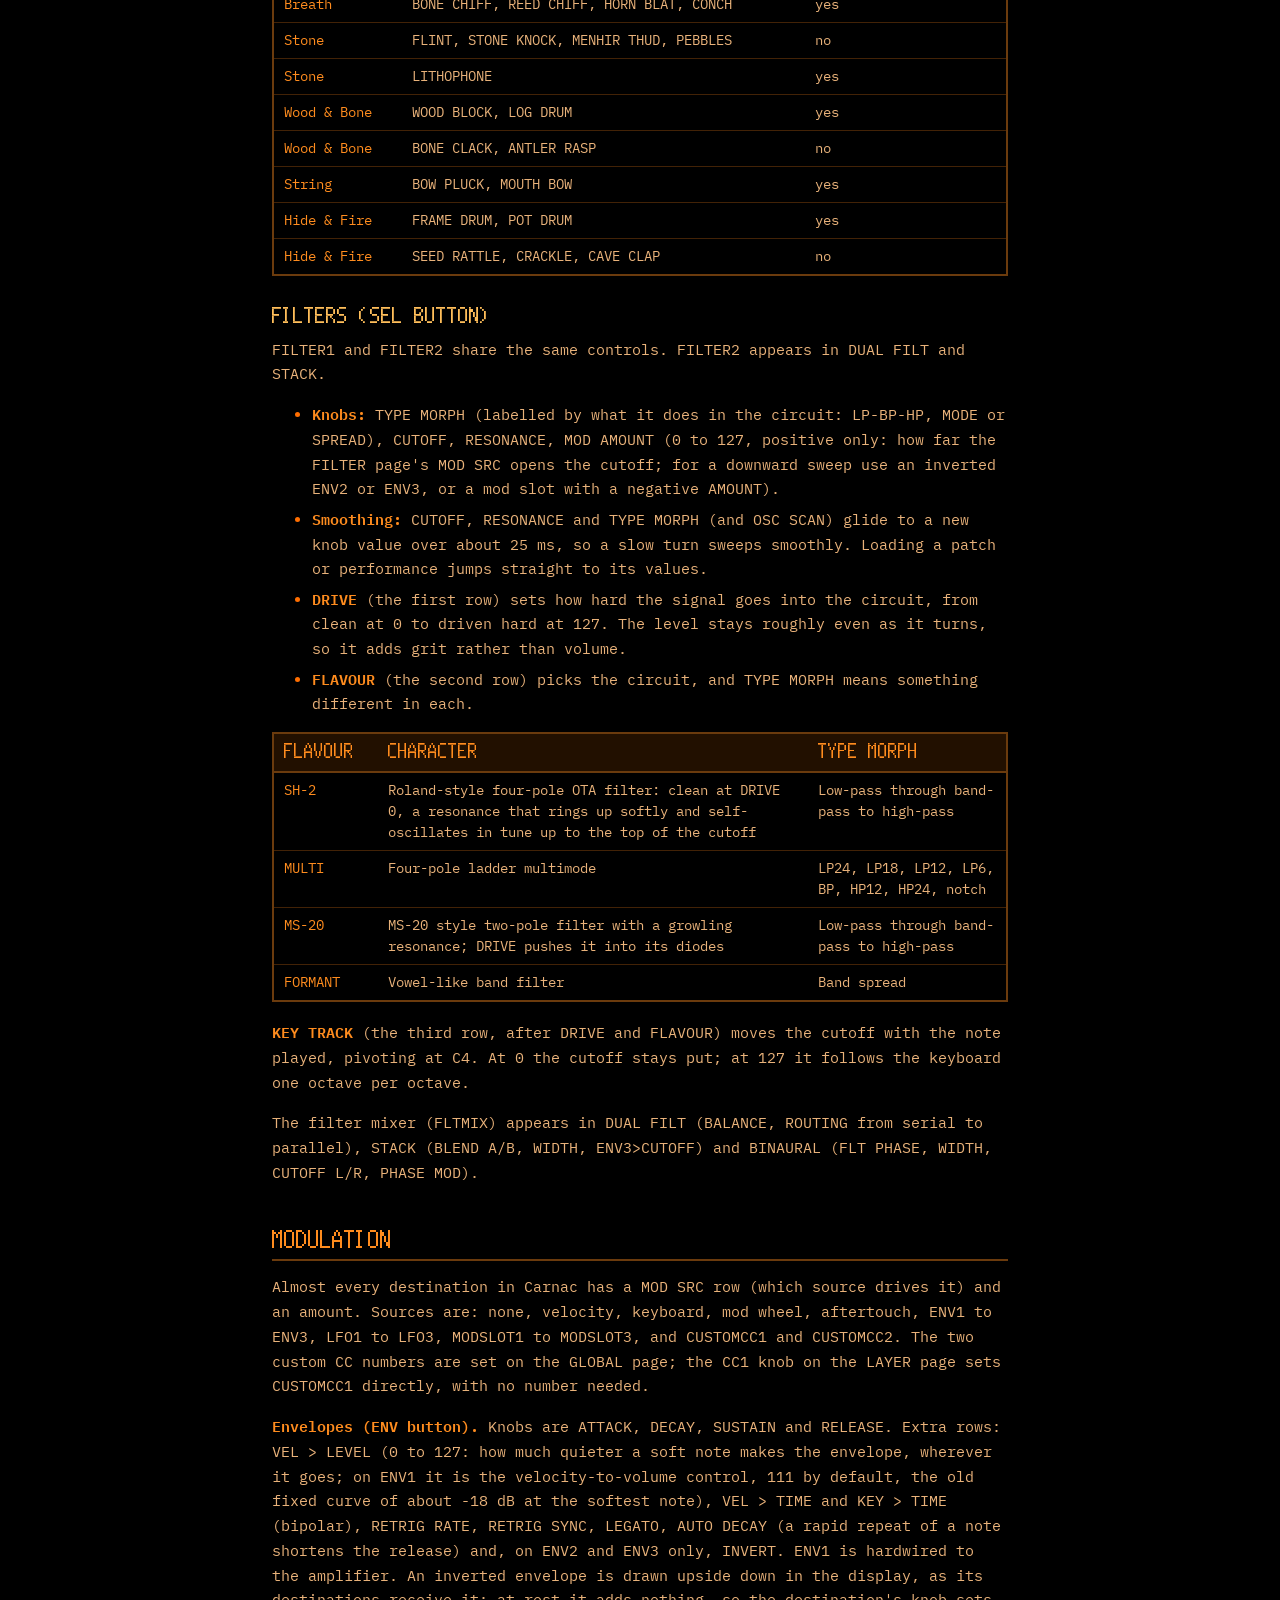
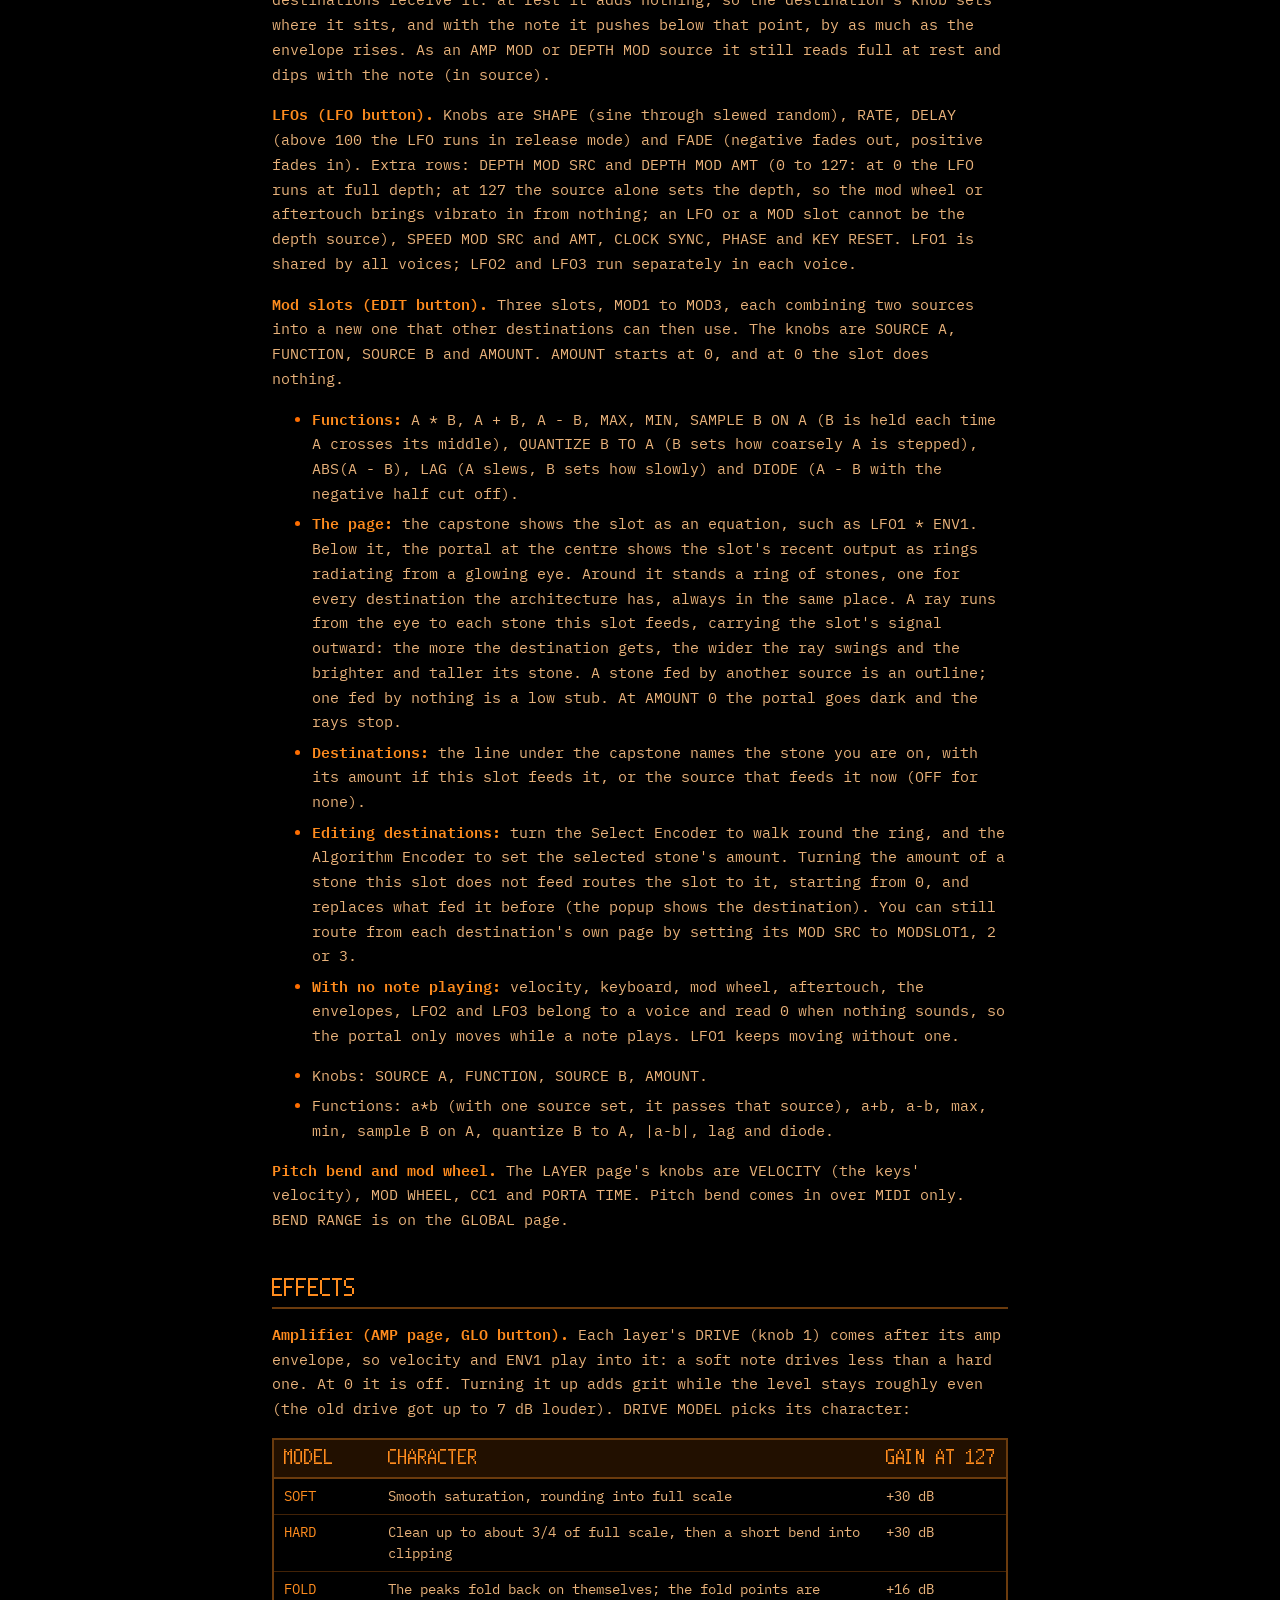
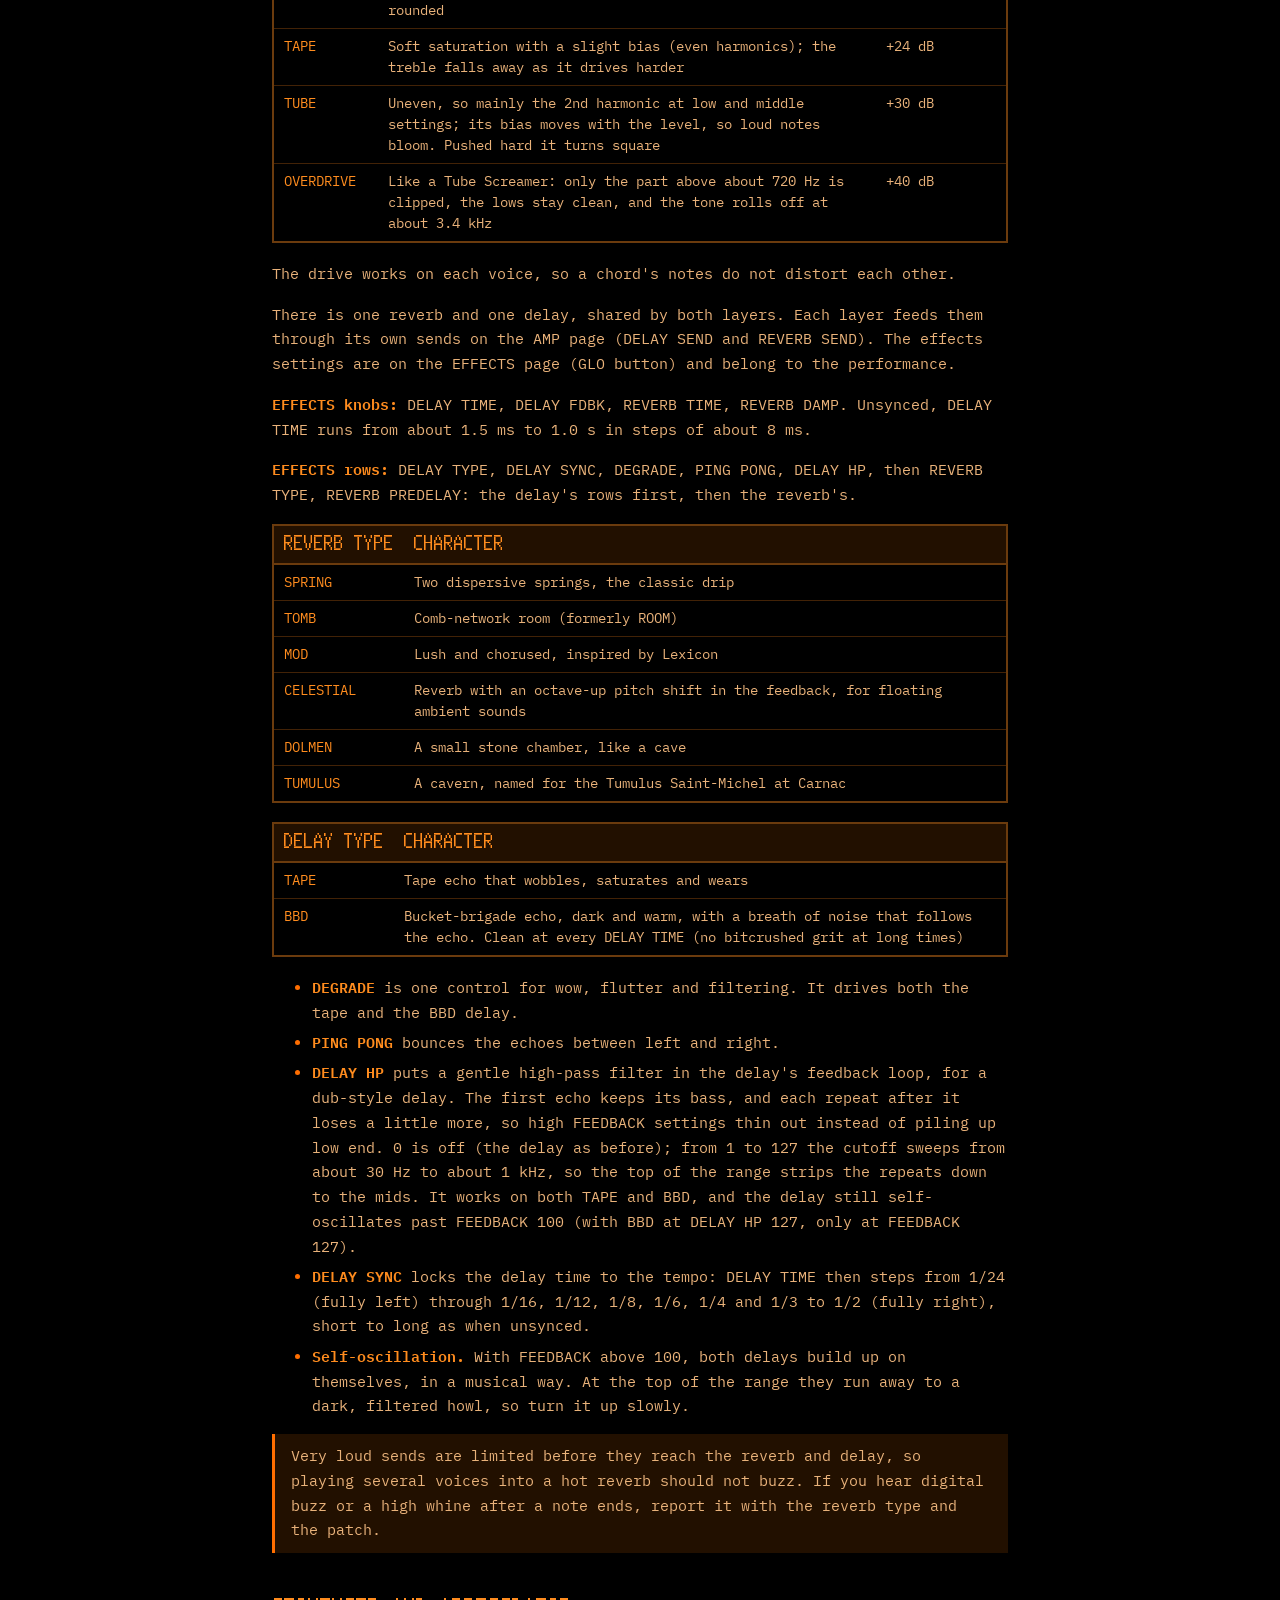
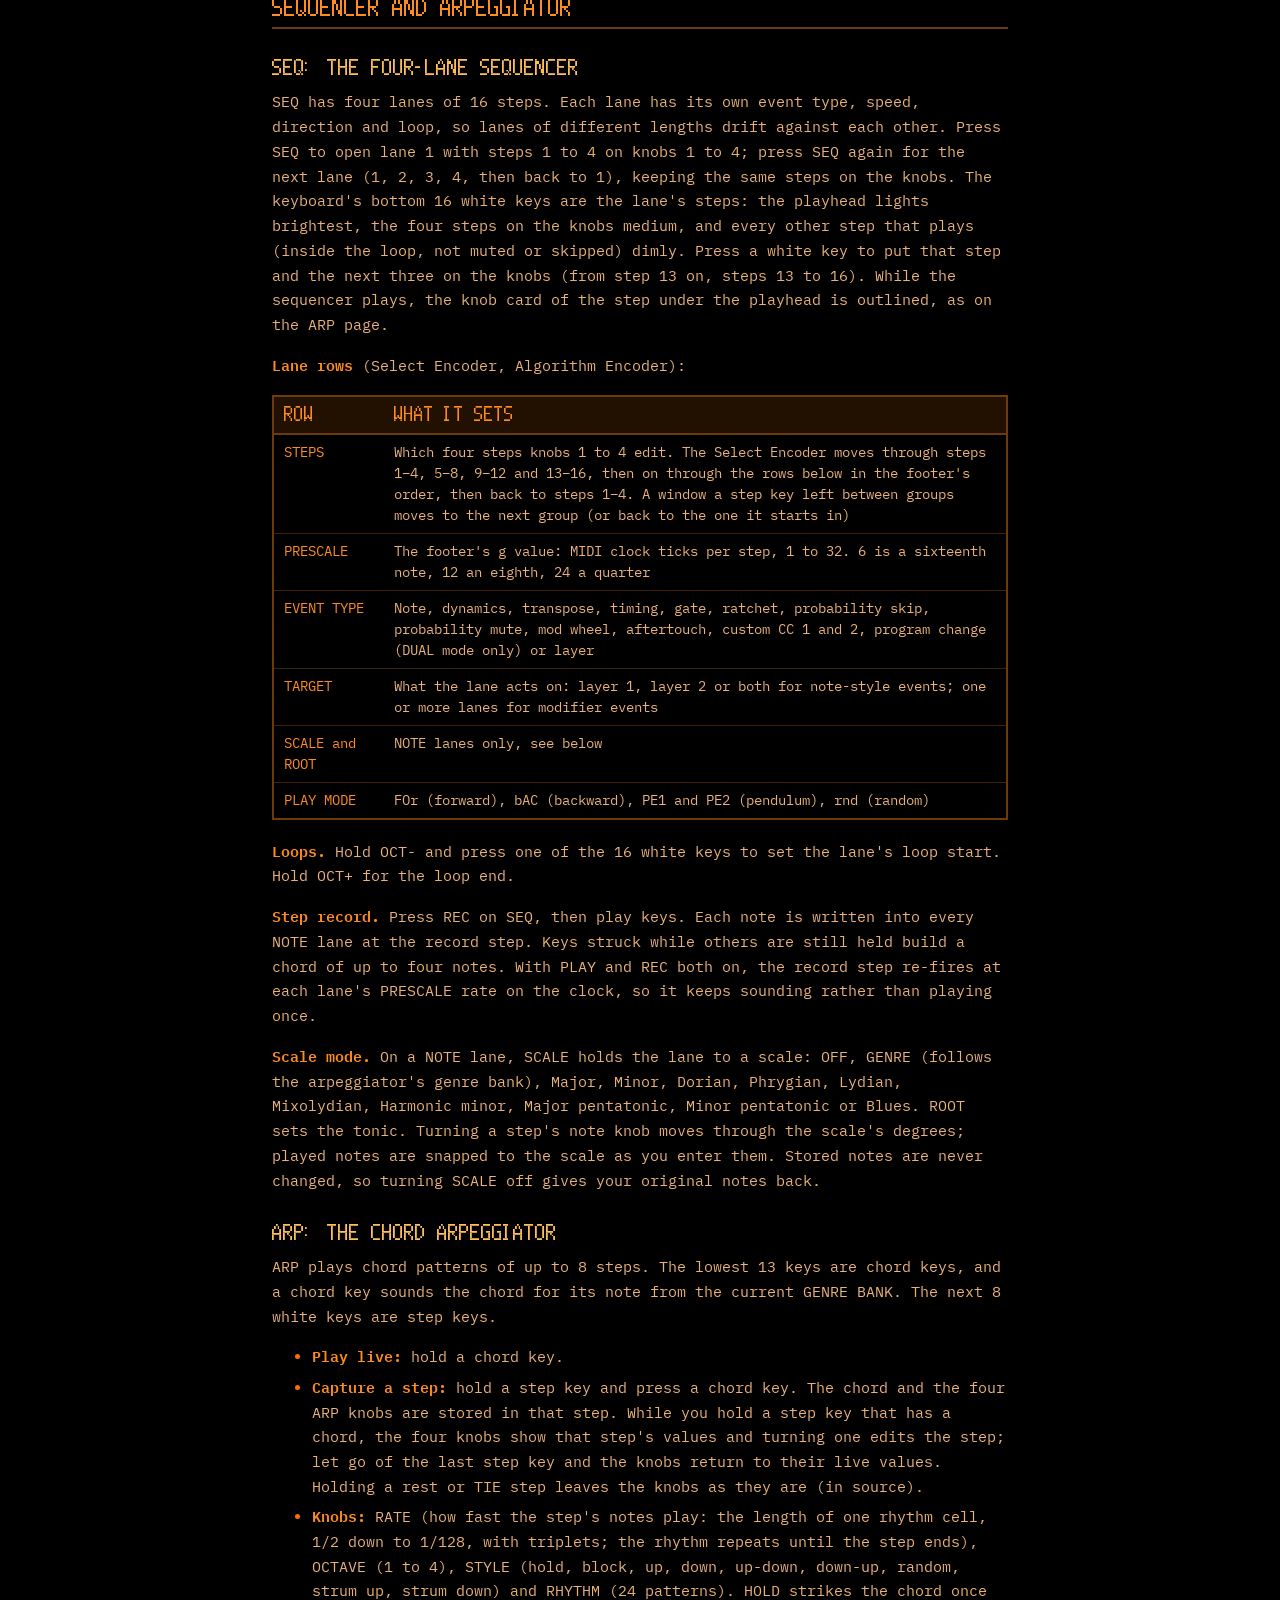
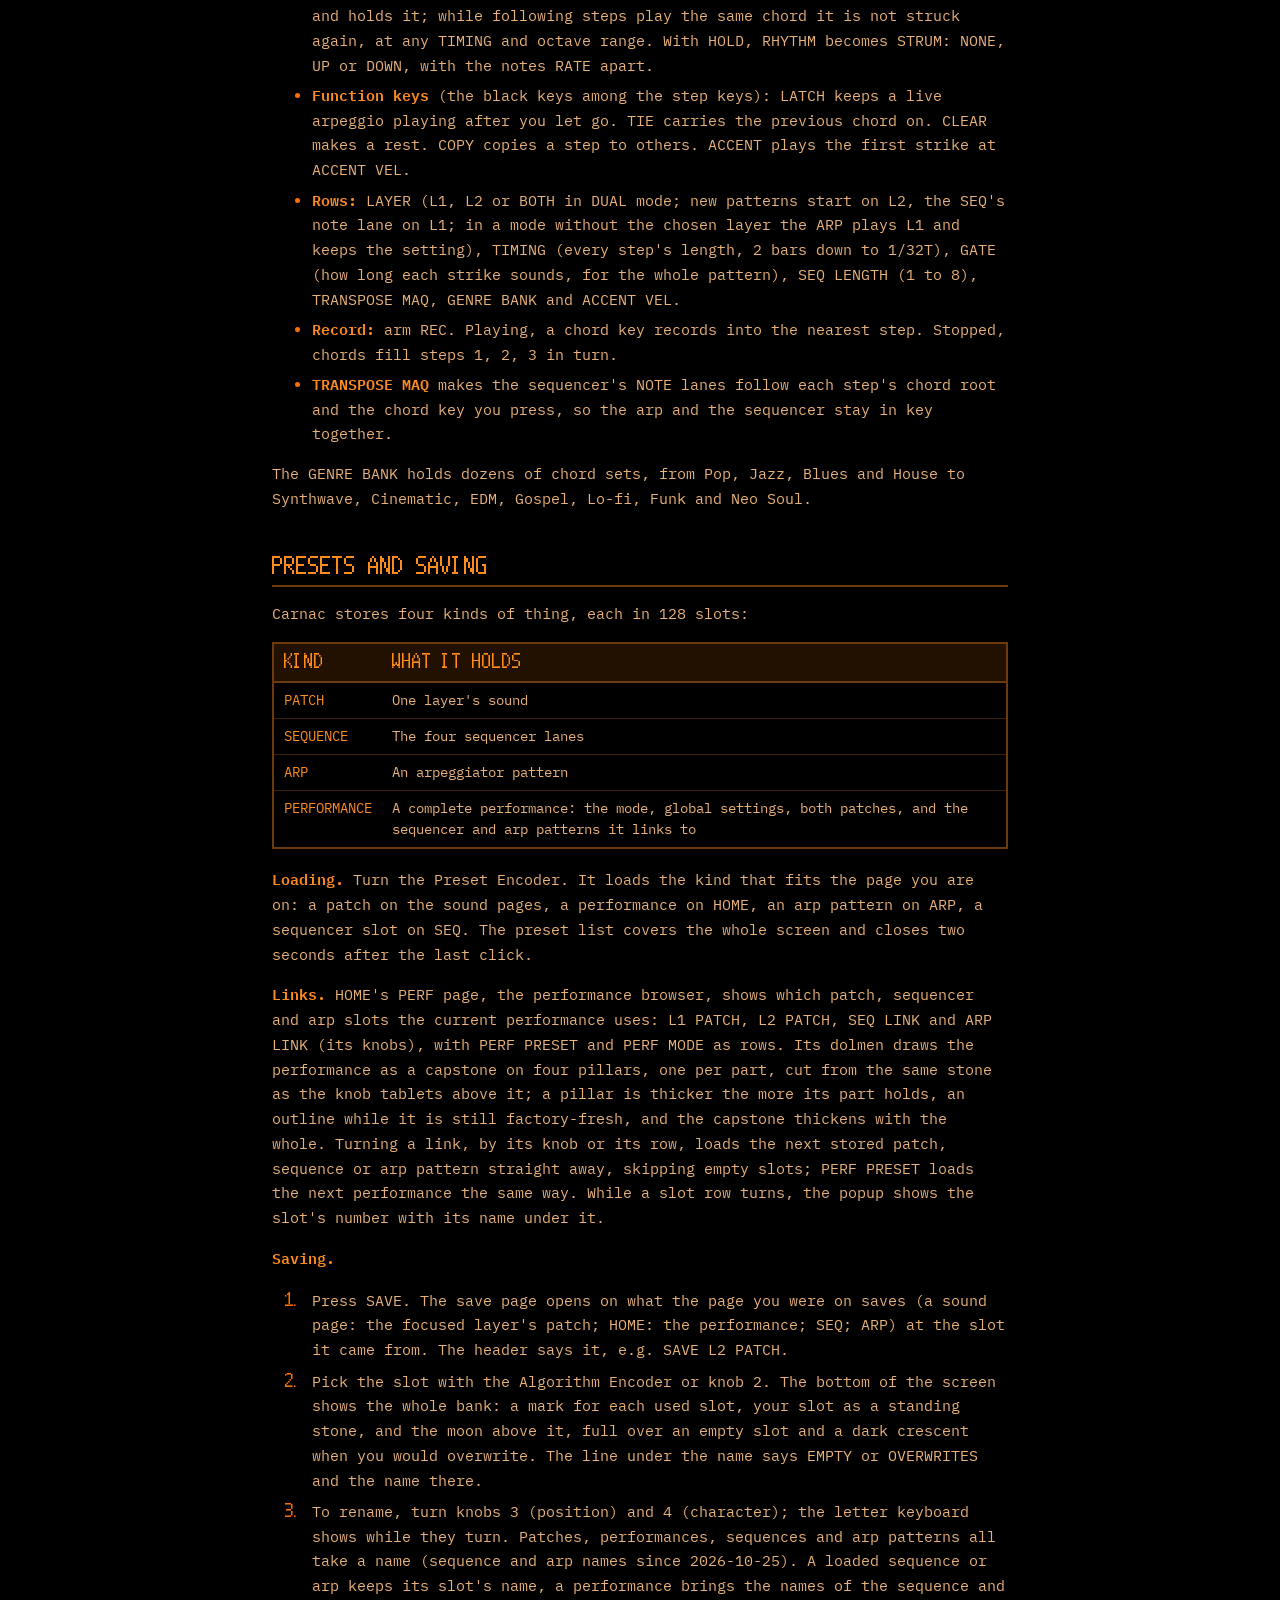
<file: manual/index.html>
<!doctype html>
<!-- SPDX-License-Identifier: GPL-3.0-only
     Carnac OS manual page; web/site/make_site.py fills the __MARKS__ from docs/manual.md (manual_md.py). -->
<html lang="en">
<head>
<meta charset="utf-8">
<meta name="viewport" content="width=device-width, initial-scale=1">
<title>Carnac OS Manual</title>
<meta name="description" content="The Carnac OS user manual: the FM1's panel, voices, oscillators, filters, modulation, effects, sequencer, arpeggiator and presets.">
<link rel="preconnect" href="https://fonts.googleapis.com">
<link rel="preconnect" href="https://fonts.gstatic.com" crossorigin>
<link rel="stylesheet" href="https://fonts.googleapis.com/css2?family=IBM+Plex+Mono:wght@400;600&display=swap">
<link rel="preload" href="../carnac-rune.woff" as="font" type="font/woff" crossorigin>
<link rel="stylesheet" href="../carnac.css">
<style>
  /* the manual's own pieces; the rest is ../carnac.css */
  main.manual { max-width: 46rem; }
  .manual h3 { font: 400 18px/1.3 var(--rune); color: var(--accent); margin: 1.8rem 0 .6rem; }
  .manual h2 { scroll-margin-top: 1rem; }
  .manual strong { color: var(--text); font-weight: 600; }
  .manual li { margin: 0 0 .35rem; }
  .manual ol li::marker { font-family: var(--rune); color: var(--theme); }
  .manual ul li::marker { color: var(--theme); }
  .toc { padding: 12px 18px 10px; margin: 0 0 1.6rem; }
  .toc ol { columns: 2 14rem; column-gap: 2rem; margin: 0; padding-left: 1.6rem; }
  .toc a { text-decoration: none; color: var(--soft); }
  .toc a:hover, .toc a:focus-visible { color: var(--text); }
  .table { overflow-x: auto; margin: 0 0 1.2rem; border: 2px solid var(--dim); }
  .table table { border-collapse: collapse; width: 100%; font-size: 14px; line-height: 1.5; }
  .table th { font: 400 16px/1.3 var(--rune); color: var(--text); text-align: left; background: var(--surf);
              padding: 8px 10px; border-bottom: 2px solid var(--dim); white-space: nowrap; }
  .table td { padding: 7px 10px; vertical-align: top; border-top: 1px solid var(--stone); }
  .table td:first-child { color: var(--text); min-width: 6.5rem; }
  blockquote { margin: 0 0 1.2rem; padding: 10px 16px; border-left: 3px solid var(--theme); background: var(--surf); }
  blockquote p { margin: 0; }
  .top { font: 400 16px var(--rune); color: var(--mid); text-decoration: none; }
</style>
</head>
<body>
<main class="manual">
  <a class="home" href="../">CARNAC OS</a>
  <h1>Manual</h1>
  <p class="soft">For Carnac OS 0.9.6. The FM1's panel, sounds, sequencer and presets, as the firmware has them today.
    New to the panel? The <a href="../guide/">button guide</a> shows what each button does.</p>
  <nav class="tablet toc" aria-label="Contents"><ol>
    <li><a href="#introduction">Introduction</a></li>
    <li><a href="#getting-started">Getting started</a></li>
    <li><a href="#panel-and-controls">Panel and controls</a></li>
    <li><a href="#voices-and-layers">Voices and layers</a></li>
    <li><a href="#oscillators-and-filters">Oscillators and filters</a></li>
    <li><a href="#modulation">Modulation</a></li>
    <li><a href="#effects">Effects</a></li>
    <li><a href="#sequencer-and-arpeggiator">Sequencer and arpeggiator</a></li>
    <li><a href="#presets-and-saving">Presets and saving</a></li>
    <li><a href="#display-and-themes">Display and themes</a></li>
    <li><a href="#system">System</a></li>
    <li><a href="#in-the-works">In the works</a></li>
    <li><a href="#changelog">Changelog</a></li>
  </ol></nav>
<h2 id="introduction">Introduction</h2>
<p>Carnac OS turns the M-VAVE FM-1 into an eight-voice wavetable synthesizer with two layers, a four-lane sequencer, a chord arpeggiator and a stone-circle-themed screen. It is built on the X0X platform and takes its name from the megalithic alignments at Carnac.</p>
<p>This manual follows the instrument as it is today. Every change is logged in the Changelog at the end, so you can see what moved since you last read it.</p>
<ul><li><strong>Controls</strong> are named as they appear on the FM-1 panel: ten section buttons, a Select Encoder, an Algorithm Encoder, a Preset Encoder, four knobs, OCT- and OCT+, PLAY and REC, and the keyboard.</li><li><strong>Parameter names</strong> are written in capitals, as they appear on screen (CUTOFF, SPREAD, PRESCALE).</li><li><strong>Values</strong> run 0 to 127 unless a section says otherwise. Bipolar values show as -64 to +63, with 0 in the middle.</li></ul>
<h2 id="getting-started">Getting started</h2>
<p>Carnac starts on the HOME screen in SINGL mode: one layer, all eight voices, ready to play from the keyboard.</p>
<ol><li><strong>Play.</strong> Press keys. The note keys sound the focused layer.</li><li><strong>Load a sound.</strong> Turn the Preset Encoder. A full-screen preset list opens and stays up for two seconds after the last click, and each click loads the next stored patch.</li><li><strong>Shape it.</strong> Press FX for the oscillators, SEL for the filters, ENV for the envelopes, LFO for the LFOs. Press the same button again to step through that section's pages.</li><li><strong>Turn the knobs.</strong> The four knobs set the four values shown at the bottom of the page.</li><li><strong>Browse a page's other settings.</strong> Turn the Select Encoder. A list of the page's rows opens over the whole screen; the Algorithm Encoder changes the highlighted value.</li><li><strong>Save it.</strong> Press SAVE. The button flashes while a save is armed; press it again to confirm (see Presets and saving).</li></ol>
<p>To play two sounds at once, change PERF MODE on HOME from SINGL to DUAL or SPLIT. Layer 2 is unavailable in SINGL.</p>
<h2 id="panel-and-controls">Panel and controls</h2>
<p>Ten section buttons open the pages. Pressing a button again moves to its next page; hidden pages (for example OSC2 in SINGLE) are skipped.</p>
<div class="table"><table><thead><tr><th>Button</th><th>Pages</th><th>What it holds</th></tr></thead><tbody><tr><td>FX</td><td>OSC1, OSC2, OSCMIX</td><td>Oscillators and their mixer (named FX on the panel, it opens the oscillator pages)</td></tr><tr><td>SEL</td><td>FILTER1, FILTER2, FLTMIX</td><td>Filters and their mixer</td></tr><tr><td>ENV</td><td>ENV1, ENV2, ENV3</td><td>Envelopes. ENV1 is hardwired to the amplifier</td></tr><tr><td>LFO</td><td>LFO1, LFO2, LFO3</td><td>LFOs. LFO1 is global; LFO2 and LFO3 run per voice</td></tr><tr><td>EDIT</td><td>MOD1, MOD2, MOD3</td><td>Three modulation slots</td></tr><tr><td>GLO</td><td>AMP, EFFECTS</td><td>Amplifier, reverb and delay</td></tr><tr><td>HOME</td><td>LAYER (the focused layer), ZONES, PERF, GLOBAL (SINGL: no ZONES)</td><td>Layer settings and play knobs, splits, the performance browser, global settings</td></tr><tr><td>ARP</td><td>one page</td><td>The chord arpeggiator</td></tr><tr><td>SAVE</td><td>SAVE</td><td>Saving (COPY and PASTE on SAVE + OCT)</td></tr><tr><td>SEQ</td><td>one page</td><td>The four-lane sequencer</td></tr></tbody></table></div>
<p><strong>Encoders and knobs</strong></p>
<ul><li><strong>Select Encoder</strong> moves through the rows of the current page. Each click opens a full-screen list of the page's rows; it closes 1.5 seconds after the last click, or when you touch another control.</li><li><strong>Algorithm Encoder</strong> changes the highlighted value. It keeps the list open while you turn it.</li><li><strong>Preset Encoder</strong> loads the next or previous stored preset. What it loads depends on the page: a layer patch on the sound pages, a performance on HOME, an arp pattern on ARP, a sequencer slot on SEQ.</li><li><strong>Knobs 1 to 4</strong> set the four values on the page. Hidden or unused knobs are drawn greyed.</li></ul>
<p><strong>Shortcuts</strong></p>
<ul><li><strong>HOME + OCT-</strong> or <strong>HOME + OCT+</strong> switches focus to layer 1 or layer 2. HOME acts when you release it, and not at all after a chord. After 200 ms of holding HOME, the focused layer's OCT LED lights and the other flashes. Layer 2 is refused in SINGL mode.</li><li><strong>SAVE</strong> + OCT- copies what SAVE would save on this page; SAVE + OCT+ pastes it (the save page opens and asks first). SAVE acts when you release it. Holding HOME or SAVE for 200 ms shows a strip at the bottom of the screen naming what OCT- and OCT+ do.</li></ul>
<p><strong>Lights.</strong> Only the button for the current page is lit. While the sequencer or arpeggiator plays, its button (SEQ or ARP) blinks on the beat, lit for the first half of each quarter note, even when its page is open. MIDI clock out (GLOBAL &gt; CLOCK OUT) goes out on USB.</p>
<p><strong>Transport.</strong> PLAY starts and stops the sequencer on the SEQ page and the arpeggiator on the ARP page. On any other page it starts both, or stops whichever is playing. The PLAY light shows what PLAY would stop. One started while the other plays waits for the other's next bar, so they stay in time. REC arms recording on the SEQ and ARP pages.</p>
<h2 id="voices-and-layers">Voices and layers</h2>
<p>Carnac has eight physical voices shared by up to two layers. Each layer plays its own patch, with its own architecture, filters, envelopes and effects sends.</p>
<p><strong>Performance mode</strong> (HOME, PERF page)</p>
<ul><li><strong>SINGL</strong>: one layer, using every voice the architecture allows.</li><li><strong>DUAL</strong>: each layer has its own MIDI channel. The FM1's keys play the layer you have selected, so you hear the layer you are editing (both layers when the two share a channel). External MIDI reaches each layer on its channel.</li><li><strong>SPLIT</strong>: layer 1 and layer 2 share the keyboard. The ZONES page (HOME) sets, on its four knobs, SPLIT NOTE and SPLIT FADE (by note) and VEL SPLIT and VEL FADE (by velocity).</li></ul>
<p>In DUAL and SPLIT the voices are shared out: layer 1 gets half rounded up, layer 2 half rounded down, based on the smaller of the two layers' caps. MAX VOICES on the LAYER page shows the result. A layer set to MONO RETRIG or MONO LEGATO needs only one voice, so the other layer gets the rest of the budget: with two SINGLE patches that is 1 + 7 instead of 4 + 4.</p>
<p><strong>Architecture</strong> (ARCH on the LAYER page, for the focused layer) decides the signal path of every voice, and the most voices it may use.</p>
<div class="table"><table><thead><tr><th>Architecture</th><th>Signal path</th><th>Max voices</th></tr></thead><tbody><tr><td>SINGLE</td><td>OSC1 as up to four detuned playheads (SPREAD) into FILTER1; at SPREAD 0, one plain oscillator</td><td>8</td></tr><tr><td>DUAL OSC</td><td>OSC1 and OSC2 with cross-modulation into FILTER1</td><td>6</td></tr><tr><td>DUAL FILT</td><td>OSC1 into FILTER1 then FILTER2, serial to parallel</td><td>7</td></tr><tr><td>DUAL SPRD</td><td>OSC1 and OSC2, each as four detuned playheads, mixed by OSC MIX (no cross-modulation) into FILTER1</td><td>4</td></tr><tr><td>FULL</td><td>DUAL OSC's oscillators into DUAL FILT's filters: OSC1 and OSC2 with cross-modulation into FILTER1 then FILTER2</td><td>4</td></tr><tr><td>STACK</td><td>Two complete paths (OSC1 into FILTER1, OSC2 into FILTER2) blended</td><td>6</td></tr><tr><td>BINAURAL</td><td>OSC1 into FILTER1 once per ear, the right ear beat-offset</td><td>6</td></tr><tr><td>STRIKE</td><td>OSC1 into FILTER1, plus a short attack sound at the start of each note</td><td>8</td></tr></tbody></table></div>
<p>The caps keep the FM-1 within its processing budget. Carnac uses both of the FM-1's cores, and lightens the load by itself rather than drop out if the processor gets close to its limit.</p>
<p>The ARCH row steps through the architectures in the table's order. SINGLE is the one briefly called SPREAD: its SPREAD knob splits the oscillator into four detuned playheads, and at SPREAD 0 it is one plain oscillator. Patches saved with the older SINGLE load with SPREAD at 0 and sound as they did. FULL and DUAL SPRD are the heaviest paths, so they keep 4 voices; the cap only applies to the patches that use them.</p>
<p><strong>ANALOG</strong> (ANALOG on the LAYER page, right after ARCH) makes the layer behave more like an analog synth. It is stored with the patch. Each voice gets its own small fixed tolerances: pitch, cutoff, resonance, envelope speed and level. Each note scatters them a little. From 40 up, slow drift eases in as well. At 0 the layer is exact.</p>
<p><strong>Voice mode</strong> (VOICING on the LAYER page): MONO RETRIG, MONO LEGATO, POLY REUSE, POLY RESET or UNISON. In UNISON, UNISON DETUNE spreads the outer voices by up to 50 cents. Each layer has its own voice mode in SPLIT as well as DUAL, so a mono bass can sit under poly chords.</p>
<p><strong>Keys, SEQ and ARP on one layer.</strong> When the keys, the sequencer and the arpeggiator share a layer and its voices run out, the keys come first, then the SEQ, then the ARP. A new note never takes a voice from a higher rank: an ARP note that finds every voice held by the SEQ or the keys is skipped. When the ARP or SEQ must give up a note, a middle note of its chord goes first, so the lowest and highest notes keep sounding. The keys still give up their oldest note. Each source releases only its own notes, so the ARP and the SEQ can play the same pitch without cutting each other off. On a MONO layer, the highest-ranked note held sounds, and a lower one waits until it is let go.</p>
<p><strong>Glide.</strong> PORTA (the glide mode) is CONST RATE, CONST TIME or LEGATO TIED, and PORTA TIME (knob 4 on the LAYER page; 0 is no glide) sets how long it takes. In polyphonic modes the glide starts from the last note played on that layer. A chord (notes within 30 ms of each other) fans out from the note played before it.</p>
<p><strong>Layer focus.</strong> The sound pages edit the focused layer. Switch with HOME + OCT- (layer 1) or HOME + OCT+ (layer 2). The screen uses one colour scheme for both layers, set by THEME.</p>
<h2 id="oscillators-and-filters">Oscillators and filters</h2>
<h3 id="oscillators-fx-button">Oscillators (FX button)</h3>
<p>OSC1 and OSC2 play a wave from the WAVE list: first the 15 wavetable banks (FOUNDATIONS, then HEARTH, BARROW, TRILITHON, LEY LINE, SOLSTICE, MOONSTONE, STAR CHART, DRUID CHANT, OVERTONE RITE, VOTIVE CHOIR, BONE FLUTE, EROSION, FROST SHATTER and DUST), then the PCM waves, then the 20 attack sounds as one-shots. OSC2 appears only in architectures that use it (DUAL OSC, STACK, FULL and DUAL SPRD).</p>
<p><strong>FOUNDATIONS</strong> is bank 0, the classic analog shapes, drawn from a model of an SH-2-style oscillator core with its slewed edges and bent ramp. WAVE SCAN steps through TRIANGLE, SAW, SQUARE, PULSE 35 %, PULSE 20 %, PULSE 10 %, PULSE MIN (4.5 %) and SAW+SQUARE. MENHIR and HOLLOW REEDS have left the list, so a wavetable patch saved before 2026-10-26 may land on a different bank: set its WAVE again.</p>
<ul><li><strong>Knobs:</strong> WAVE SCAN (position within the wavetable), OCTAVE (-3 to +3), FINE TUNE (up to 7 semitones up or down, finest near the centre, shown in cents), PITCH MOD (amount).</li><li><strong>Rows:</strong> WAVE, SCAN MOD SRC and AMT, PITCH MOD SRC, KEY TRACK, and on OSC2 OSC SYNC. In SINGLE and STRIKE, knob 3 is SCAN AMT (the scan's mod amount) and FINE TUNE is a row.</li></ul>
<p><strong>PCM waves.</strong> A PCM wave is a recorded sound: an optional attack, then loop A and an optional loop B. WAVE SCAN crossfades from loop A to loop B, and the attack plays again on every new note. The SPREAD knob (SINGLE, DUAL SPRD) works on PCM waves too, with four detuned playheads per loop. FM cross-modulation works on them; PM and OSC SYNC do nothing.</p>
<div class="table"><table><thead><tr><th>PCM wave</th><th>Attack</th><th>SCAN goes from … to …</th></tr></thead><tbody><tr><td>WOOD CHIMES</td><td>a brush sweep</td><td>sparse to dense</td></tr><tr><td>RAINSTICK</td><td>SEED RATTLE</td><td>a trickle to a pour</td></tr><tr><td>LORE</td><td>none</td><td>still, soft cane-chime knocks to a denser gust</td></tr><tr><td>MOONSONG</td><td>none</td><td>a low humming choir to overtone singers' halo</td></tr><tr><td>CHOIR</td><td>a breath</td><td>hummed "ooh" to a ringing "aah"</td></tr><tr><td>HORNS</td><td>HORN BLAT</td><td>soft to overblown and brassy</td></tr><tr><td>CHOIR+WOOD</td><td>none</td><td>the choir's "aah" to the wood chimes</td></tr><tr><td>SINGING STN</td><td>LITHOPHONE</td><td>a stone rubbed softly to rubbed hard</td></tr><tr><td>PAN FLUTE</td><td>BONE CHIFF</td><td>breathy to full</td></tr><tr><td>CAIRN SPIRIT</td><td>a breath</td><td>a dark "oh" choir and flutes over a stone drone to a bright "aah" with a halo and shimmer</td></tr></tbody></table></div>
<p>The PCM waves and the FOUNDATIONS bank live in flash beside the firmware; a few PCM waves are built into the firmware itself. The installers write them after the firmware and rewrite only what changed. Without them, the PCM waves that need them stay silent and FOUNDATIONS plays a sine. The FM-1 then says so when it starts: its start-up screen shows the field with no standing stones and the words WAVES MISSING, or WAVES OUT OF DATE when the waves in flash belong to another version. Run the installer again to bring them back.</p>
<p><strong>OSCMIX</strong> mixes the oscillators, the sub oscillator and the noise. Its four knobs change with the architecture:</p>
<div class="table"><table><thead><tr><th>Architecture</th><th>Knob 1</th><th>Knob 2</th><th>Knob 3</th><th>Knob 4</th></tr></thead><tbody><tr><td>SINGLE</td><td>SPREAD</td><td>NOISE</td><td>SUB LEVEL</td><td>SPREAD MOD</td></tr><tr><td>DUAL OSC</td><td>OSC MIX</td><td>CROSS-MOD</td><td>SUB LEVEL</td><td>NOISE</td></tr><tr><td>DUAL FILT</td><td>not used</td><td>not used</td><td>SUB LEVEL</td><td>NOISE</td></tr><tr><td>DUAL SPRD</td><td>OSC MIX</td><td>SPREAD</td><td>SUB LEVEL</td><td>NOISE</td></tr><tr><td>FULL</td><td>OSC MIX</td><td>CROSS-MOD</td><td>SUB LEVEL</td><td>NOISE</td></tr><tr><td>STACK</td><td>XMOD TYPE</td><td>CROSS-MOD</td><td>SUB LEVEL</td><td>NOISE</td></tr><tr><td>BINAURAL</td><td>OSC PHASE</td><td>BEAT HZ</td><td>SUB LEVEL</td><td>NOISE</td></tr><tr><td>STRIKE</td><td>ATK LEVEL</td><td>NOISE COLOUR</td><td>SUB LEVEL</td><td>NOISE</td></tr></tbody></table></div>
<p>Cross-modulation types are FM, AM, RING and PM. The sub oscillator sits one or two octaves down (SUB OCTAVE) and is a SINE, a SQUARE, or CURRENT, a copy of OSC1's live wavetable frame. Noise colour morphs from white (0) through pink (64) to brown (127). Like the classic polysynths, Carnac has one noise source that every voice shares (BINAURAL's right ear has its own), so noise in a chord sounds like one breath. Each voice still sets its own noise level and colour, and pink or brown noise now costs far less CPU. In BINAURAL, BEAT HZ offsets the right ear's pitch by up to 15.9 Hz, in 1/8 Hz steps.</p>
<p>In STRIKE, each new note starts with a short attack sound layered over the wavetable, the way an LA synth puts a sampled attack in front of its tone. A note played legato over a held one keeps the running attack. STRIKE adds an ATTACK page to the FX section, between OSC1 and OSCMIX; its screen shows the sound's outline, dim at full length and bright as it will play.</p>
<div class="table"><table><thead><tr><th>Control</th><th>Where</th><th>What it does</th></tr></thead><tbody><tr><td>DECAY</td><td>knob 1</td><td>127 plays the whole sound; lower fades it out sooner (64 is about 94 ms, 20 about 10 ms)</td></tr><tr><td>TO FILTER</td><td>knob 2</td><td>0 keeps the attack out of the filter and ENV1, so it is heard even under a slow pad; 127 sends it through FILTER1 with the oscillator, where the filter and its envelope shape it, but then ENV1 shapes it too; values between blend the two</td></tr><tr><td>BEND</td><td>knob 3</td><td>the attack starts off pitch and glides to it in about 40 ms: + starts above (a drum's drop), - below (a horn's scoop); 2 steps a semitone, so +24 is an octave</td></tr><tr><td>BEND MOD</td><td>knob 4</td><td>how far BEND MOD SRC moves the bend, + or -; a full source at +24 adds an octave (with VELOCITY, harder notes bend further)</td></tr><tr><td>SOUND</td><td>row (first)</td><td>one of the 20 attack sounds below</td></tr><tr><td>START</td><td>row</td><td>skips into the sound, up to halfway (to lose a click or a breath)</td></tr><tr><td>TUNE</td><td>row</td><td>up to 24 semitones up or down</td></tr><tr><td>VELOCITY</td><td>row</td><td>127 follows velocity like the voice; 0 plays the attack at the same level at any velocity</td></tr><tr><td>KEY TRACK</td><td>row</td><td>AUTO: pitched sounds follow OSC1's pitch, the percussion ones keep their own; FIXED: never follows; TRACK: always follows (a percussion sound sits at its own pitch on C4)</td></tr><tr><td>BEND MOD SRC</td><td>row (last)</td><td>the mod source for BEND MOD (default VELOCITY); it is read live while the bend glides, so an LFO or envelope works too</td></tr><tr><td>LEVEL</td><td>OSCMIX knob 1</td><td>the attack's loudness</td></tr></tbody></table></div>
<div class="table"><table><thead><tr><th>Group</th><th>Attack sounds</th><th>Follow the keys</th></tr></thead><tbody><tr><td>Breath</td><td>BONE CHIFF, REED CHIFF, HORN BLAT, CONCH</td><td>yes</td></tr><tr><td>Stone</td><td>FLINT, STONE KNOCK, MENHIR THUD, PEBBLES</td><td>no</td></tr><tr><td>Stone</td><td>LITHOPHONE</td><td>yes</td></tr><tr><td>Wood &amp; Bone</td><td>WOOD BLOCK, LOG DRUM</td><td>yes</td></tr><tr><td>Wood &amp; Bone</td><td>BONE CLACK, ANTLER RASP</td><td>no</td></tr><tr><td>String</td><td>BOW PLUCK, MOUTH BOW</td><td>yes</td></tr><tr><td>Hide &amp; Fire</td><td>FRAME DRUM, POT DRUM</td><td>yes</td></tr><tr><td>Hide &amp; Fire</td><td>SEED RATTLE, CRACKLE, CAVE CLAP</td><td>no</td></tr></tbody></table></div>
<h3 id="filters-sel-button">Filters (SEL button)</h3>
<p>FILTER1 and FILTER2 share the same controls. FILTER2 appears in DUAL FILT and STACK.</p>
<ul><li><strong>Knobs:</strong> TYPE MORPH (labelled by what it does in the circuit: LP-BP-HP, MODE or SPREAD), CUTOFF, RESONANCE, MOD AMOUNT (0 to 127, positive only: how far the FILTER page's MOD SRC opens the cutoff; for a downward sweep use an inverted ENV2 or ENV3, or a mod slot with a negative AMOUNT).</li><li><strong>Smoothing:</strong> CUTOFF, RESONANCE and TYPE MORPH (and OSC SCAN) glide to a new knob value over about 25 ms, so a slow turn sweeps smoothly. Loading a patch or performance jumps straight to its values.</li><li><strong>DRIVE</strong> (the first row) sets how hard the signal goes into the circuit, from clean at 0 to driven hard at 127. The level stays roughly even as it turns, so it adds grit rather than volume.</li><li><strong>FLAVOUR</strong> (the second row) picks the circuit, and TYPE MORPH means something different in each.</li></ul>
<div class="table"><table><thead><tr><th>Flavour</th><th>Character</th><th>TYPE MORPH</th></tr></thead><tbody><tr><td>SH-2</td><td>Roland-style four-pole OTA filter: clean at DRIVE 0, a resonance that rings up softly and self-oscillates in tune up to the top of the cutoff</td><td>Low-pass through band-pass to high-pass</td></tr><tr><td>MULTI</td><td>Four-pole ladder multimode</td><td>LP24, LP18, LP12, LP6, BP, HP12, HP24, notch</td></tr><tr><td>MS-20</td><td>MS-20 style two-pole filter with a growling resonance; DRIVE pushes it into its diodes</td><td>Low-pass through band-pass to high-pass</td></tr><tr><td>FORMANT</td><td>Vowel-like band filter</td><td>Band spread</td></tr></tbody></table></div>
<p><strong>KEY TRACK</strong> (the third row, after DRIVE and FLAVOUR) moves the cutoff with the note played, pivoting at C4. At 0 the cutoff stays put; at 127 it follows the keyboard one octave per octave.</p>
<p>The filter mixer (FLTMIX) appears in DUAL FILT (BALANCE, ROUTING from serial to parallel), STACK (BLEND A/B, WIDTH, ENV3&gt;CUTOFF) and BINAURAL (FLT PHASE, WIDTH, CUTOFF L/R, PHASE MOD).</p>
<h2 id="modulation">Modulation</h2>
<p>Almost every destination in Carnac has a MOD SRC row (which source drives it) and an amount. Sources are: none, velocity, keyboard, mod wheel, aftertouch, ENV1 to ENV3, LFO1 to LFO3, MODSLOT1 to MODSLOT3, and CUSTOMCC1 and CUSTOMCC2. The two custom CC numbers are set on the GLOBAL page; the CC1 knob on the LAYER page sets CUSTOMCC1 directly, with no number needed.</p>
<p><strong>Envelopes (ENV button).</strong> Knobs are ATTACK, DECAY, SUSTAIN and RELEASE. Extra rows: VEL &gt; LEVEL (0 to 127: how much quieter a soft note makes the envelope, wherever it goes; on ENV1 it is the velocity-to-volume control, 111 by default, the old fixed curve of about -18 dB at the softest note), VEL &gt; TIME and KEY &gt; TIME (bipolar), RETRIG RATE, RETRIG SYNC, LEGATO, AUTO DECAY (a rapid repeat of a note shortens the release) and, on ENV2 and ENV3 only, INVERT. ENV1 is hardwired to the amplifier. An inverted envelope is drawn upside down in the display, as its destinations receive it: at rest it adds nothing, so the destination's knob sets where it sits, and with the note it pushes below that point, by as much as the envelope rises. As an AMP MOD or DEPTH MOD source it still reads full at rest and dips with the note (in source).</p>
<p><strong>LFOs (LFO button).</strong> Knobs are SHAPE (sine through slewed random), RATE, DELAY (above 100 the LFO runs in release mode) and FADE (negative fades out, positive fades in). Extra rows: DEPTH MOD SRC and DEPTH MOD AMT (0 to 127: at 0 the LFO runs at full depth; at 127 the source alone sets the depth, so the mod wheel or aftertouch brings vibrato in from nothing; an LFO or a MOD slot cannot be the depth source), SPEED MOD SRC and AMT, CLOCK SYNC, PHASE and KEY RESET. LFO1 is shared by all voices; LFO2 and LFO3 run separately in each voice.</p>
<p><strong>Mod slots (EDIT button).</strong> Three slots, MOD1 to MOD3, each combining two sources into a new one that other destinations can then use. The knobs are SOURCE A, FUNCTION, SOURCE B and AMOUNT. AMOUNT starts at 0, and at 0 the slot does nothing.</p>
<ul><li><strong>Functions:</strong> A * B, A + B, A - B, MAX, MIN, SAMPLE B ON A (B is held each time A crosses its middle), QUANTIZE B TO A (B sets how coarsely A is stepped), ABS(A - B), LAG (A slews, B sets how slowly) and DIODE (A - B with the negative half cut off).</li><li><strong>The page:</strong> the capstone shows the slot as an equation, such as LFO1 * ENV1. Below it, the portal at the centre shows the slot's recent output as rings radiating from a glowing eye. Around it stands a ring of stones, one for every destination the architecture has, always in the same place. A ray runs from the eye to each stone this slot feeds, carrying the slot's signal outward: the more the destination gets, the wider the ray swings and the brighter and taller its stone. A stone fed by another source is an outline; one fed by nothing is a low stub. At AMOUNT 0 the portal goes dark and the rays stop.</li><li><strong>Destinations:</strong> the line under the capstone names the stone you are on, with its amount if this slot feeds it, or the source that feeds it now (OFF for none).</li><li><strong>Editing destinations:</strong> turn the Select Encoder to walk round the ring, and the Algorithm Encoder to set the selected stone's amount. Turning the amount of a stone this slot does not feed routes the slot to it, starting from 0, and replaces what fed it before (the popup shows the destination). You can still route from each destination's own page by setting its MOD SRC to MODSLOT1, 2 or 3.</li><li><strong>With no note playing:</strong> velocity, keyboard, mod wheel, aftertouch, the envelopes, LFO2 and LFO3 belong to a voice and read 0 when nothing sounds, so the portal only moves while a note plays. LFO1 keeps moving without one.</li></ul>
<ul><li>Knobs: SOURCE A, FUNCTION, SOURCE B, AMOUNT.</li><li>Functions: a*b (with one source set, it passes that source), a+b, a-b, max, min, sample B on A, quantize B to A, |a-b|, lag and diode.</li></ul>
<p><strong>Pitch bend and mod wheel.</strong> The LAYER page's knobs are VELOCITY (the keys' velocity), MOD WHEEL, CC1 and PORTA TIME. Pitch bend comes in over MIDI only. BEND RANGE is on the GLOBAL page.</p>
<h2 id="effects">Effects</h2>
<p><strong>Amplifier (AMP page, GLO button).</strong> Each layer's DRIVE (knob 1) comes after its amp envelope, so velocity and ENV1 play into it: a soft note drives less than a hard one. At 0 it is off. Turning it up adds grit while the level stays roughly even (the old drive got up to 7 dB louder). DRIVE MODEL picks its character:</p>
<div class="table"><table><thead><tr><th>Model</th><th>Character</th><th>Gain at 127</th></tr></thead><tbody><tr><td>SOFT</td><td>Smooth saturation, rounding into full scale</td><td>+30 dB</td></tr><tr><td>HARD</td><td>Clean up to about 3/4 of full scale, then a short bend into clipping</td><td>+30 dB</td></tr><tr><td>FOLD</td><td>The peaks fold back on themselves; the fold points are rounded</td><td>+16 dB</td></tr><tr><td>TAPE</td><td>Soft saturation with a slight bias (even harmonics); the treble falls away as it drives harder</td><td>+24 dB</td></tr><tr><td>TUBE</td><td>Uneven, so mainly the 2nd harmonic at low and middle settings; its bias moves with the level, so loud notes bloom. Pushed hard it turns square</td><td>+30 dB</td></tr><tr><td>OVERDRIVE</td><td>Like a Tube Screamer: only the part above about 720 Hz is clipped, the lows stay clean, and the tone rolls off at about 3.4 kHz</td><td>+40 dB</td></tr></tbody></table></div>
<p>The drive works on each voice, so a chord's notes do not distort each other.</p>
<p>There is one reverb and one delay, shared by both layers. Each layer feeds them through its own sends on the AMP page (DELAY SEND and REVERB SEND). The effects settings are on the EFFECTS page (GLO button) and belong to the performance.</p>
<p><strong>EFFECTS knobs:</strong> DELAY TIME, DELAY FDBK, REVERB TIME, REVERB DAMP. Unsynced, DELAY TIME runs from about 1.5 ms to 1.0 s in steps of about 8 ms.</p>
<p><strong>EFFECTS rows:</strong> DELAY TYPE, DELAY SYNC, DEGRADE, PING PONG, DELAY HP, then REVERB TYPE, REVERB PREDELAY: the delay's rows first, then the reverb's.</p>
<div class="table"><table><thead><tr><th>Reverb type</th><th>Character</th></tr></thead><tbody><tr><td>SPRING</td><td>Two dispersive springs, the classic drip</td></tr><tr><td>TOMB</td><td>Comb-network room (formerly ROOM)</td></tr><tr><td>MOD</td><td>Lush and chorused, inspired by Lexicon</td></tr><tr><td>CELESTIAL</td><td>Reverb with an octave-up pitch shift in the feedback, for floating ambient sounds</td></tr><tr><td>DOLMEN</td><td>A small stone chamber, like a cave</td></tr><tr><td>TUMULUS</td><td>A cavern, named for the Tumulus Saint-Michel at Carnac</td></tr></tbody></table></div>
<div class="table"><table><thead><tr><th>Delay type</th><th>Character</th></tr></thead><tbody><tr><td>TAPE</td><td>Tape echo that wobbles, saturates and wears</td></tr><tr><td>BBD</td><td>Bucket-brigade echo, dark and warm, with a breath of noise that follows the echo. Clean at every DELAY TIME (no bitcrushed grit at long times)</td></tr></tbody></table></div>
<ul><li><strong>DEGRADE</strong> is one control for wow, flutter and filtering. It drives both the tape and the BBD delay.</li><li><strong>PING PONG</strong> bounces the echoes between left and right.</li><li><strong>DELAY HP</strong> puts a gentle high-pass filter in the delay's feedback loop, for a dub-style delay. The first echo keeps its bass, and each repeat after it loses a little more, so high FEEDBACK settings thin out instead of piling up low end. 0 is off (the delay as before); from 1 to 127 the cutoff sweeps from about 30 Hz to about 1 kHz, so the top of the range strips the repeats down to the mids. It works on both TAPE and BBD, and the delay still self-oscillates past FEEDBACK 100 (with BBD at DELAY HP 127, only at FEEDBACK 127).</li><li><strong>DELAY SYNC</strong> locks the delay time to the tempo: DELAY TIME then steps from 1/24 (fully left) through 1/16, 1/12, 1/8, 1/6, 1/4 and 1/3 to 1/2 (fully right), short to long as when unsynced.</li><li><strong>Self-oscillation.</strong> With FEEDBACK above 100, both delays build up on themselves, in a musical way. At the top of the range they run away to a dark, filtered howl, so turn it up slowly.</li></ul>
<blockquote><p>Very loud sends are limited before they reach the reverb and delay, so playing several voices into a hot reverb should not buzz. If you hear digital buzz or a high whine after a note ends, report it with the reverb type and the patch.</p></blockquote>
<h2 id="sequencer-and-arpeggiator">Sequencer and arpeggiator</h2>
<h3 id="seq-the-four-lane-sequencer">SEQ: the four-lane sequencer</h3>
<p>SEQ has four lanes of 16 steps. Each lane has its own event type, speed, direction and loop, so lanes of different lengths drift against each other. Press SEQ to open lane 1 with steps 1 to 4 on knobs 1 to 4; press SEQ again for the next lane (1, 2, 3, 4, then back to 1), keeping the same steps on the knobs. The keyboard's bottom 16 white keys are the lane's steps: the playhead lights brightest, the four steps on the knobs medium, and every other step that plays (inside the loop, not muted or skipped) dimly. Press a white key to put that step and the next three on the knobs (from step 13 on, steps 13 to 16). While the sequencer plays, the knob card of the step under the playhead is outlined, as on the ARP page.</p>
<p><strong>Lane rows</strong> (Select Encoder, Algorithm Encoder):</p>
<div class="table"><table><thead><tr><th>Row</th><th>What it sets</th></tr></thead><tbody><tr><td>STEPS</td><td>Which four steps knobs 1 to 4 edit. The Select Encoder moves through steps 1–4, 5–8, 9–12 and 13–16, then on through the rows below in the footer's order, then back to steps 1–4. A window a step key left between groups moves to the next group (or back to the one it starts in)</td></tr><tr><td>PRESCALE</td><td>The footer's g value: MIDI clock ticks per step, 1 to 32. 6 is a sixteenth note, 12 an eighth, 24 a quarter</td></tr><tr><td>EVENT TYPE</td><td>Note, dynamics, transpose, timing, gate, ratchet, probability skip, probability mute, mod wheel, aftertouch, custom CC 1 and 2, program change (DUAL mode only) or layer</td></tr><tr><td>TARGET</td><td>What the lane acts on: layer 1, layer 2 or both for note-style events; one or more lanes for modifier events</td></tr><tr><td>SCALE and ROOT</td><td>NOTE lanes only, see below</td></tr><tr><td>PLAY MODE</td><td>FOr (forward), bAC (backward), PE1 and PE2 (pendulum), rnd (random)</td></tr></tbody></table></div>
<p><strong>Loops.</strong> Hold OCT- and press one of the 16 white keys to set the lane's loop start. Hold OCT+ for the loop end.</p>
<p><strong>Step record.</strong> Press REC on SEQ, then play keys. Each note is written into every NOTE lane at the record step. Keys struck while others are still held build a chord of up to four notes. With PLAY and REC both on, the record step re-fires at each lane's PRESCALE rate on the clock, so it keeps sounding rather than playing once.</p>
<p><strong>Scale mode.</strong> On a NOTE lane, SCALE holds the lane to a scale: OFF, GENRE (follows the arpeggiator's genre bank), Major, Minor, Dorian, Phrygian, Lydian, Mixolydian, Harmonic minor, Major pentatonic, Minor pentatonic or Blues. ROOT sets the tonic. Turning a step's note knob moves through the scale's degrees; played notes are snapped to the scale as you enter them. Stored notes are never changed, so turning SCALE off gives your original notes back.</p>
<h3 id="arp-the-chord-arpeggiator">ARP: the chord arpeggiator</h3>
<p>ARP plays chord patterns of up to 8 steps. The lowest 13 keys are chord keys, and a chord key sounds the chord for its note from the current GENRE BANK. The next 8 white keys are step keys.</p>
<ul><li><strong>Play live:</strong> hold a chord key.</li><li><strong>Capture a step:</strong> hold a step key and press a chord key. The chord and the four ARP knobs are stored in that step. While you hold a step key that has a chord, the four knobs show that step's values and turning one edits the step; let go of the last step key and the knobs return to their live values. Holding a rest or TIE step leaves the knobs as they are (in source).</li><li><strong>Knobs:</strong> RATE (how fast the step's notes play: the length of one rhythm cell, 1/2 down to 1/128, with triplets; the rhythm repeats until the step ends), OCTAVE (1 to 4), STYLE (hold, block, up, down, up-down, down-up, random, strum up, strum down) and RHYTHM (24 patterns). HOLD strikes the chord once and holds it; while following steps play the same chord it is not struck again, at any TIMING and octave range. With HOLD, RHYTHM becomes STRUM: NONE, UP or DOWN, with the notes RATE apart.</li><li><strong>Function keys</strong> (the black keys among the step keys): LATCH keeps a live arpeggio playing after you let go. TIE carries the previous chord on. CLEAR makes a rest. COPY copies a step to others. ACCENT plays the first strike at ACCENT VEL.</li><li><strong>Rows:</strong> LAYER (L1, L2 or BOTH in DUAL mode; new patterns start on L2, the SEQ's note lane on L1; in a mode without the chosen layer the ARP plays L1 and keeps the setting), TIMING (every step's length, 2 bars down to 1/32T), GATE (how long each strike sounds, for the whole pattern), SEQ LENGTH (1 to 8), TRANSPOSE MAQ, GENRE BANK and ACCENT VEL.</li><li><strong>Record:</strong> arm REC. Playing, a chord key records into the nearest step. Stopped, chords fill steps 1, 2, 3 in turn.</li><li><strong>TRANSPOSE MAQ</strong> makes the sequencer's NOTE lanes follow each step's chord root and the chord key you press, so the arp and the sequencer stay in key together.</li></ul>
<p>The GENRE BANK holds dozens of chord sets, from Pop, Jazz, Blues and House to Synthwave, Cinematic, EDM, Gospel, Lo-fi, Funk and Neo Soul.</p>
<h2 id="presets-and-saving">Presets and saving</h2>
<p>Carnac stores four kinds of thing, each in 128 slots:</p>
<div class="table"><table><thead><tr><th>Kind</th><th>What it holds</th></tr></thead><tbody><tr><td>PATCH</td><td>One layer's sound</td></tr><tr><td>SEQUENCE</td><td>The four sequencer lanes</td></tr><tr><td>ARP</td><td>An arpeggiator pattern</td></tr><tr><td>PERFORMANCE</td><td>A complete performance: the mode, global settings, both patches, and the sequencer and arp patterns it links to</td></tr></tbody></table></div>
<p><strong>Loading.</strong> Turn the Preset Encoder. It loads the kind that fits the page you are on: a patch on the sound pages, a performance on HOME, an arp pattern on ARP, a sequencer slot on SEQ. The preset list covers the whole screen and closes two seconds after the last click.</p>
<p><strong>Links.</strong> HOME's PERF page, the performance browser, shows which patch, sequencer and arp slots the current performance uses: L1 PATCH, L2 PATCH, SEQ LINK and ARP LINK (its knobs), with PERF PRESET and PERF MODE as rows. Its dolmen draws the performance as a capstone on four pillars, one per part, cut from the same stone as the knob tablets above it; a pillar is thicker the more its part holds, an outline while it is still factory-fresh, and the capstone thickens with the whole. Turning a link, by its knob or its row, loads the next stored patch, sequence or arp pattern straight away, skipping empty slots; PERF PRESET loads the next performance the same way. While a slot row turns, the popup shows the slot's number with its name under it.</p>
<p><strong>Saving.</strong></p>
<ol><li>Press SAVE. The save page opens on what the page you were on saves (a sound page: the focused layer's patch; HOME: the performance; SEQ; ARP) at the slot it came from. The header says it, e.g. SAVE L2 PATCH.</li><li>Pick the slot with the Algorithm Encoder or knob 2. The bottom of the screen shows the whole bank: a mark for each used slot, your slot as a standing stone, and the moon above it, full over an empty slot and a dark crescent when you would overwrite. The line under the name says EMPTY or OVERWRITES and the name there.</li><li>To rename, turn knobs 3 (position) and 4 (character); the letter keyboard shows while they turn. Patches, performances, sequences and arp patterns all take a name (sequence and arp names since 2026-10-25). A loaded sequence or arp keeps its slot's name, a performance brings the names of the sequence and arp slots it links, and the factory ones are named after their performance. Names are up to 16 characters from letters, digits, space and . - _ /.</li><li>Press SAVE. An empty slot is written at once; a used one asks OVERWRITE? first (NO or YES with the Algorithm Encoder, then SAVE).</li><li>The screen reports SAVED NAME TO SLOT N, and the next control takes you back to the page you came from.</li></ol>
<p><strong>Copy and paste.</strong> Hold SAVE and press OCT- to copy what SAVE would save on the current page (the focused layer's patch, the performance, the sequence or the arp pattern). Hold SAVE and press OCT+ to paste it over the same kind, for example layer 1's patch onto layer 2: the save page opens and asks PASTE? first. While SAVE is held, a strip names both, with PASTE dimmed when the clipboard holds another kind.</p>
<p><strong>Factory bank: SAMHAIN.</strong> Performance slots 0 to 8 hold 9 factory performances, each with its own patch, effects, tempo, sequence and arp pattern. Patch slots 0 to 31 hold 32 factory patches in four groups of eight: basses, leads, mystical sounds and percussion, most of them built on FOUNDATIONS through the SH-2 and MS-20, with a dub and pagan bent. Power-on always plays performance 0, CAIRN SPIRIT: press PLAY and the arp holds its pad chords while CROM PULSE pulses a bass line under them. A slot you have saved over shows your version in the browser. Every patch gives the MOD WHEEL (HOME knob 3) a job. PLAY on an ARP-led performance plays its chord progression with a bass under it; on a SEQ-led one, its sequence (installed).</p>
<div class="table"><table><thead><tr><th>Perf</th><th>Name</th><th>Led by</th><th>What plays</th></tr></thead><tbody><tr><td>0</td><td>CAIRN SPIRIT</td><td>ARP</td><td>DUAL: the CAIRN SPIRIT pad on layer 2 holds wide chords, A minor add9, F major 9, C add9, G sus4, a bar each, with its long TUMULUS reverb and tape echo; CROM PULSE on layer 1 pulses eighth notes under them, root, octave and fifth, following each chord, its cutoff swept by a sequencer lane</td></tr><tr><td>1</td><td>SAMHAIN</td><td>SEQ</td><td>SPLIT: CROM PULSE below C4 with a Berlin-school sequence, CAIRN SPIRIT from C4</td></tr><tr><td>2</td><td>SIDHE DOOR</td><td>ARP</td><td>RUNE PLUCK arpeggiating a minor-ninth progression into the echoes</td></tr><tr><td>3</td><td>WILD HUNT</td><td>SEQ</td><td>a galloping Phrygian line</td></tr><tr><td>4</td><td>BOG SQUELCH</td><td>SEQ</td><td>a sliding acid line, Phrygian</td></tr><tr><td>5</td><td>CAIRN RITE</td><td>SEQ</td><td>the BODHRAN pattern, pitch as the drum</td></tr><tr><td>6</td><td>DUB OFFERING</td><td>ARP</td><td>HENGE STAB skanking on the off-beats over a DUB BARROW bass line, the echoes dubbed out</td></tr><tr><td>7</td><td>ALL SOULS</td><td>ARP</td><td>the choir in slow block chords</td></tr><tr><td>8</td><td>WILL O WISP</td><td>SEQ</td><td>a harmonic-minor melody</td></tr></tbody></table></div>
<div class="table"><table><thead><tr><th>Patch</th><th>Name</th><th>Sound</th><th>MOD WHEEL</th></tr></thead><tbody><tr><td>0</td><td>DUB BARROW</td><td>Round dub bass: SAW an octave down over a sine sub, warm SH-2; tied steps slide</td><td>synced eighth-note cutoff wobble</td></tr><tr><td>1</td><td>SIDHE SUB</td><td>Sub bass: TRIANGLE an octave down, SH-2 nearly closed</td><td>cutoff opens</td></tr><tr><td>2</td><td>BOG SQUELCH</td><td>Acid bass: SAW into a hard-driven SH-2 near the whistle, OVERDRIVE</td><td>envelope digs deeper</td></tr><tr><td>3</td><td>WIGHT GROWL</td><td>DUAL OSC SAW+SQUARE against a detuned SAW into a growling MS-20, TUBE</td><td>synced eighth-note wobble</td></tr><tr><td>4</td><td>CROM PULSE</td><td>PULSE 20 % with LFO1 moving the width, SH-2</td><td>pulse narrows to a reedy nasal</td></tr><tr><td>5</td><td>UNDERHILL</td><td>DUAL OSC reggae bass: TRIANGLE with a SQUARE two octaves down, soft MS-20</td><td>square comes up</td></tr><tr><td>6</td><td>PEAT THUMP</td><td>TRIANGLE falling into the note, driven SH-2: half bass, half drum</td><td>filter opens</td></tr><tr><td>7</td><td>TUMULUS DRONE</td><td>SINGLE: SAW+SQUARE as four playheads drifting apart, wandering MS-20, TAPE</td><td>MS-20 low-pass to band-pass</td></tr><tr><td>8</td><td>WILL O WISP</td><td>PULSE 20 % through a whistling SH-2, blooming vibrato, slow glide; mono</td><td>pulse thins</td></tr><tr><td>9</td><td>BANSHEE</td><td>SAW+SQUARE into a resonant MS-20 band-pass, slow swell, TUBE; mono</td><td>band-pass to high-pass</td></tr><tr><td>10</td><td>HAG SYNC</td><td>DUAL OSC sync tear, OSC2 thrown up and falling, MS-20, OVERDRIVE</td><td>OSC2 rises further</td></tr><tr><td>11</td><td>GHOST LIGHT</td><td>Theremin: TRIANGLE an octave up, open SH-2, long glide</td><td>vibrato</td></tr><tr><td>12</td><td>PUCA PIPE</td><td>STRIKE: REED CHIFF over a hollow SQUARE, breath, delayed vibrato</td><td>more breath</td></tr><tr><td>13</td><td>WILD HUNT</td><td>UNISON SAWs through a driven SH-2, TUBE</td><td>filter opens</td></tr><tr><td>14</td><td>BONE WHISTLE</td><td>STRIKE: BONE CHIFF over PULSE MIN through a resonant SH-2 band-pass</td><td>band-pass to high-pass</td></tr><tr><td>15</td><td>SPIRIT SIREN</td><td>Dub siren: SQUARE through an SH-2, made for the delay</td><td>LFO2 sweeps the pitch, wider and wider</td></tr><tr><td>16</td><td>NEWGRANGE DAWN</td><td>STACK: an FM bell over the PCM choir, filters opening over 3 s, CELESTIAL</td><td>vibrato, choir brighter</td></tr><tr><td>17</td><td>THIN VEIL</td><td>DUAL SPRD SAW and PULSE 35 %, soft MS-20 swelling</td><td>MS-20 toward band-pass, the pad turns to voices</td></tr><tr><td>18</td><td>CRYPT ORGAN</td><td>DUAL OSC SQUAREs at 8' and 4', MS-20, TUBE, slow rotor pan</td><td>the 4' comes forward</td></tr><tr><td>19</td><td>CORPSE CANDLE</td><td>DUAL OSC: a TRIANGLE ring-modulated by a bell, an iron toll settling</td><td>more ring</td></tr><tr><td>20</td><td>ALL SOULS</td><td>SINGLE: PCM CHOIR, its SPREAD playheads wide, warm SH-2</td><td>choir opens, "ooh" to "aah"</td></tr><tr><td>21</td><td>OTHERWORLD</td><td>STACK: PCM MOONSONG hum under a PULSE 10 % through a moving MS-20 band-pass</td><td>overtone halo rises</td></tr><tr><td>22</td><td>CAIRN SPIRIT</td><td>SINGLE: PCM CAIRN SPIRIT, SPREAD wide, drifting between dark and bright over 10 s</td><td>choir opens to the shimmer</td></tr><tr><td>23</td><td>RUNE PLUCK</td><td>PULSE 10 % plucked through a snapping SH-2; higher notes shorter</td><td>pluck opens</td></tr><tr><td>24</td><td>CAIRN KICK</td><td>TRIANGLE falling two octaves in a blink, driven SH-2, TUBE</td><td>harder beater</td></tr><tr><td>25</td><td>BONE SNARE</td><td>STRIKE: BONE CLACK over a dropping TRIANGLE and noise, MS-20 band-pass</td><td>noise darkens</td></tr><tr><td>26</td><td>BODHRAN</td><td>STRIKE: FRAME DRUM tracked to the keys over a TRIANGLE body</td><td>skin bends in from below</td></tr><tr><td>27</td><td>SEED RATTLE</td><td>STRIKE: SEED RATTLE over PEBBLES and noise, MS-20 high-pass</td><td>fuller shake</td></tr><tr><td>28</td><td>HENGE STAB</td><td>DUAL OSC SAW and SQUARE a fifth apart, short MS-20 band-pass into the delay</td><td>stab thins for the echoes</td></tr><tr><td>29</td><td>LITHIC CHIME</td><td>STRIKE: LITHOPHONE over the PCM SINGING STN, soft SH-2</td><td>stone struck harder</td></tr><tr><td>30</td><td>ANTLER CLAV</td><td>PULSE MIN through a snapping MS-20 band-pass, HARD clip</td><td>band-pass to low-pass</td></tr><tr><td>31</td><td>SPIRIT ZAP</td><td>Dub laser: SQUARE falling two and a half octaves through a ringing SH-2</td><td>low-pass to band-pass</td></tr></tbody></table></div>
<h2 id="display-and-themes">Display and themes</h2>
<p>The screen is mostly black, so the panel gives off little light when played outdoors at night. Text is set in a rune-style face, and every popup covers the whole screen. Pages are drawn with lines, lit stones and sparse fog rather than filled textures.</p>
<ul><li><strong>Page header.</strong> The current section's pages are listed at the right, with the current one lit and underlined. The layer and architecture are at the left.</li><li><strong>Page menu.</strong> Each page lists its rows four at a time in large runes, the label at the left and the value at the right; the knob dials below are larger, with the value in each dial's gap. Long names are shortened on screen, for example SPD MOD SRC (SPEED MOD SRC), DRV MODEL, REV TYPE, REV PREDELAY and CLOCK SRC, and mod sources show as velo, keyb, modwh, aftch, mod1 to mod3, cc1 and cc2. The LAYER page's rows are ARCH, ANALOG, VOICING, UNISON DETUNE, PORTA, PORTA TIME and MAX VOICES; the header names the layer.</li><li><strong>Battery moon.</strong> The moon at the top right of every page shows the battery. It waxes with the charge: a dark new moon when empty, a full moon when full. Below a third of a charge it is lit pale. On a computer's USB power it is full with eight stars around it. Until the first reading it hangs full and unlit.</li><li><strong>Parameter popup (shown only while the Algorithm Encoder turns a value; the Select Encoder moves through the page's own list).</strong> Each row is a standing stone, with the cursor's stone lit. The value is a moon on an arch over the stones: the left horizon is the minimum, overhead is the middle (zero for bipolar values) and the right horizon is the maximum. The moon waxes on the way up and wanes on the way down.</li><li><strong>Preset list.</strong> The slot picked is marked by brightness.</li><li><strong>SEQ and ARP</strong> use the same colours as every other page and do not change with the layer.</li></ul>
<p><strong>THEME</strong> (HOME, GLOBAL page) sets the screen colour. It belongs to the instrument, so loading a preset never changes it. The CARNAC OS start-up screen is drawn in the theme you last chose.</p>
<div class="table"><table><thead><tr><th>Theme</th><th>Colour</th></tr></thead><tbody><tr><td>SAMHAIN</td><td>Orange (default)</td></tr><tr><td>BLOOD MOON</td><td>Red</td></tr><tr><td>SOLSTICE</td><td>Ice blue</td></tr><tr><td>LICHEN</td><td>Green</td></tr><tr><td>HEATHER</td><td>Violet</td></tr><tr><td>FULL MOON</td><td>Silver</td></tr><tr><td>GRANITE</td><td>Grey stone</td></tr><tr><td>OAK</td><td>Wood</td></tr></tbody></table></div>
<h2 id="system">System</h2>
<p><strong>GLOBAL page</strong> (the last page of HOME). Knobs: TUNE (MASTER TUNE, -50 to +50 cents), CURVE (VEL CURVE), CLOCK (CLOCK OUT) and TEMPO (INT TEMPO, greyed when following MIDI clock). Rows, the MIDI setup first: MIDI CH LAYER1 and LAYER2, CLOCK SRC (INTERNAL or MIDI), MASTER TUNE, BEND RANGE, CUSTOM CC1 and CC2, then VEL CURVE (SOFT, LINEAR or HARD, applied to incoming MIDI notes), BASE VELOCITY, CLOCK OUT (OFF or USB: while the clock is internal, MIDI clock, start and stop go out on USB; the TRS jack only receives), INT TEMPO and THEME. INT TEMPO and BASE VELOCITY belong to the performance; every other GLOBAL setting belongs to the instrument: it survives power-off and stays as you set it when you load a performance. A DUAL performance that plays both layers on one channel stays that way, on your MIDI CH LAYER1 channel, and changing LAYER1 there moves layer 2 with it. The sequencer and arp follow the clock, internal or MIDI, and changing page never disturbs it.</p>
<p><strong>Processing load.</strong> Carnac runs on both of the FM-1's cores. The sound is the same on one core or two. If the FM-1 gets close to its limit, Carnac lightens the load by itself rather than drop out, and the voice caps in Voices and layers keep the heaviest architectures inside the budget. On the device, eight plain SINGLE voices use about 43 percent of the processor. The heaviest combinations (SH-2 filters in DUAL FILT, STACK or BINAURAL, or heavy patches with the sequencer and arpeggiator running) reach 75 to 85 percent, where Carnac may lighten the load.</p>
<p><strong>USB audio.</strong> Connected to a computer, the FM-1 is also a USB audio input: 16-bit stereo at 44.1 kHz, class compliant, so no driver is needed. It shows up as "Line (X0X FM-1)" and carries the same output as the jacks, after the MASTER knob. Record it in any audio app.</p>
<p><strong>Installing and recovering.</strong> Install Carnac from the web installer at <a href="https://owenkirby.github.io/carnac-os/">owenkirby.github.io/carnac-os</a>, in Chrome or Edge, with the FM-1 on USB. It writes the firmware, checks the version, then writes the PCM waves. The .fwsc package holds the firmware only: another installer, or X0X's fm1_install.py, writes the firmware and leaves the waves out. After one of those, run the web installer once, or pcm_store_upload.py sync from the source at the same release (see the README). If an install stops part-way, replug the cable and start again: the FM-1 stays in update mode and the installer carries on. If the FM-1 does not start after an update, switch it off and on twice; it then starts in safe mode, which keeps USB working. The same page can put M-VAVE's stock firmware back. Deeper recovery steps are in the source repository (docs/fm1-recovery.md).</p>
<h2 id="in-the-works">In the works</h2>
<p>These features are in active development for future releases:</p>
<ul><li><strong>MIDI Program Change</strong>: receive program change messages to load patches and performances from external MIDI controllers and sequencers.</li><li><strong>Full CC implementation</strong>: comprehensive MIDI CC support with the ability to map any CC number to any parameter, and record CC changes into sequences.</li><li><strong>Voice optimization</strong>: further refinements to voice allocation and voice-stealing algorithms for smoother, more musical note handling in dense polyphonic situations.</li><li><strong>MFX (Multi-Effects)</strong>: additional built-in effects and modulation processing pathways under development.</li></ul>
<h2 id="changelog">Changelog</h2>
<p>Newest first. Features marked <em>in source</em> are written but not yet installed on the FM-1.</p>
<div class="table"><table><thead><tr><th>Date</th><th>Change</th></tr></thead><tbody><tr><td>2026-10-29</td><td>Carnac OS 0.9.6 released: 0.9.5 plus the wave check at power-on (the row below). Patches, performances and settings carry over unchanged (installed).</td></tr><tr><td>2026-10-29</td><td>The FM-1 checks its waves at power-on. If the PCM waves or FOUNDATIONS are missing (the firmware was installed without them, for example the .fwsc alone with another tool), the start-up screen shows the field with no standing stones and WAVES MISSING for 3 seconds; if they come from another version, WAVES OUT OF DATE. The web installer, or pcm_store_upload.py sync, fixes it. Nothing else changes (installed).</td></tr><tr><td>2026-10-27</td><td>New power-on performance CAIRN SPIRIT in slot 0: press PLAY and the arp plays CAIRN SPIRIT pad chords (A minor add9, F major 9, C add9, G sus4) while the sequencer pulses a CROM PULSE bass line under them that follows each chord. Its arp pattern is no longer empty. SAMHAIN and the other factory performances move down one slot (SAMHAIN is now 1, WILL O WISP 8), and so do their sequences and arp patterns. A performance, sequence or arp you saved yourself stays in its slot (installed).</td></tr><tr><td>2026-10-27</td><td>The PERF page's dolmen is now drawn in the knob tablets' stone colour instead of the theme colour (an empty part's pillar is an outline in the stone's lightest tone) (installed).</td></tr><tr><td>2026-10-27</td><td>SPREAD is called SINGLE again, and the ARCH list runs SINGLE, DUAL OSC, DUAL FILT, DUAL SPRD, FULL, STACK, BINAURAL, STRIKE. On the PERF page, turning L1 PATCH, L2 PATCH, SEQ LINK, ARP LINK or PERF PRESET now loads that preset (before, it only changed the number); the popup shows the preset's name under its number. GLOBAL lists MIDI CH LAYER1 and LAYER2, CLOCK SRC, MASTER TUNE, BEND RANGE and CUSTOM CC1 and CC2 first. Patches and performances are unchanged (installed).</td></tr><tr><td>2026-10-27</td><td>New factory bank SAMHAIN replaces RITES OF STONE: 32 patches (8 basses, 8 leads, 8 mystical sounds, 8 percussion), mostly FOUNDATIONS through the SH-2 and MS-20, and 8 performances. Power-on now plays performance 0, SAMHAIN: DUB BARROW under CAIRN SPIRIT with a dub bass line. NEWGRANGE DAWN stays as patch 16. Your saved patches, performances, sequences and arps are kept; factory slots you never saved over now hold the new sounds (installed).</td></tr><tr><td>2026-10-27</td><td>PCM waves reworked: new RAINSTICK, LORE, MOONSONG, SINGING STN, PAN FLUTE and CAIRN SPIRIT; CLAY CHIMES, SHELL CHIMES and STRINGS are gone, and patches that used them now play RAINSTICK, LORE and MOONSONG. CHOIR and HORNS have a much wider SCAN (ooh to a ringing aah, soft to overblown). The HOLLOW REEDS wavetable bank is gone. Attack sounds and PCM loops are stored more compactly to make room, sounding the same (installed).</td></tr><tr><td>2026-10-26</td><td>New wavetable bank FOUNDATIONS, first in the WAVE list: the classic analog shapes (TRIANGLE, SAW, SQUARE, three PULSE widths, PULSE MIN, SAW+SQUARE) drawn from a model of an SH-2-style oscillator. The MENHIR bank is gone and the other banks moved, so older wavetable patches may play a different bank. The installers now write the PCM waves and FOUNDATIONS by themselves after the firmware (installed).</td></tr><tr><td>2026-10-26</td><td>ARCH list reworked: new FULL (DUAL OSC's oscillators into DUAL FILT's filters, 4 voices) and DUAL SPRD (both oscillators as SPREAD, mixed by OSC MIX, 4 voices). SINGLE is gone: SPREAD at SPREAD 0 is the same sound, and SINGLE patches load that way. DUAL OSC now plays 6 voices (was 5) and SPREAD 8 (was 6) (installed).</td></tr><tr><td>2026-10-26</td><td>Easier-to-read screen: page menus show four rows at a time in large runes, with bigger knob dials. Long row names are shortened to fit (SPD MOD SRC, DRV MODEL, CLOCK SRC and so on), and the LAYER rows drop their L1 / L2 prefix (VOICE MODE is now VOICING). SEQ step keys snap to blocks of four (installed).</td></tr><tr><td>2026-10-27</td><td>ENV2 and ENV3 INVERT now runs from 0 down to -1 instead of from full down to 0: an inverted envelope leaves its destination at the knob's setting at rest and pushes it below that with the note, so FILTER CUTOFF, pitch or MORPH can sweep down from where you set them. AMP MOD and DEPTH MOD still read it as full at rest, dipping with the note. Patches that use INVERT sound different, among them the factory CONCH CALL (in source).</td></tr><tr><td>2026-10-26</td><td>Voices shared by keys, SEQ and ARP: when a layer runs out, the keys outrank the SEQ, which outranks the ARP, and the ARP and SEQ thin their chords from the middle. The ARP and SEQ no longer cut each other's notes on the same pitch. New arp patterns default to L2 (the SEQ stays on L1), and SINGL no longer resets the ARP's LAYER to L1 (in source).</td></tr><tr><td>2026-10-26</td><td>New VEL &gt; LEVEL row on ENV1, ENV2 and ENV3: how much quieter a soft note makes that envelope, everywhere it is routed. ENV1's replaces the fixed velocity-to-volume curve (111 plays as before; 0 makes volume ignore velocity). New DEPTH MOD SRC and DEPTH MOD AMT rows on LFO1 to LFO3, so the mod wheel, aftertouch, velocity, an envelope or a CC can set an LFO's depth without a mod slot. Saved patches and performances load unchanged. Costs about 1 to 2 points of CPU on most PERF TEST rows, up to 5 on heavy SH-2 patches (installed)</td></tr><tr><td>2026-10-26</td><td>FILTER1 and FILTER2 MOD AMOUNT is now 0 to 127, positive only, with twice the steps it had (it was -64 to +63). The same goes for F1 CUTOFF and F2 CUTOFF on the MOD page ring. Factory patches sound as before; saved patches are converted when they load (a negative amount becomes 0) (installed)</td></tr><tr><td>2026-10-26</td><td>DELAY TIME settles in about a tenth of a second instead of half a second. Before, a note played soon after turning DELAY TIME got a first echo at an in-between length and repeats at another; now every repeat keeps the new length. Turning DELAY TIME while the delay howls still bends its pitch, a little quicker (installed)</td></tr><tr><td>2026-10-26</td><td>BBD delay cleaned up: long delays no longer sound bitcrushed or aliased. The BBD now models four chips in a chain, so its clock stays high even at a 1-second delay, and its filters stay below the clock. Its darkness, wobble and noise still follow DEGRADE (installed)</td></tr><tr><td>2026-10-26</td><td>DELAY TIME now tops out at 1.0 s instead of 1.47 s, so the knob has finer steps (about 8 ms instead of 12) over the useful range. The factory performances keep their delay times. Your saved performances with DELAY SYNC off play their delay about a third shorter: set DELAY TIME again (installed).</td></tr><tr><td>2026-10-26</td><td>New EFFECTS row DELAY HP: a gentle high-pass in the delay's feedback loop, so repeats lose more bass each time, like a dub delay. 0 = off, which is how saved performances load; 1 to 127 sweeps about 30 Hz to 1 kHz. The EFFECTS rows now list the delay's settings first, then the reverb's (installed).</td></tr><tr><td>2026-10-25</td><td>Carnac OS 0.9.4 released, with every row above the 0.9.2 row (0.9.3 added the RITES OF STONE bank and power-on into NEWGRANGE DAWN). New since 0.9.3: AMP DRIVE TUBE and OVERDRIVE, sequence and arp names, GLOBAL settings that survive power-off, shared noise, MONO layers taking one voice in DUAL and SPLIT, the ARP step peek, finer BINAURAL BEAT HZ, and tight MIDI: notes and clock coming in over USB or TRS now play at a steady 23 ms delay and the clock locks to an external tempo instead of jittering. DELAY SYNC divisions now run short to long across DELAY TIME, like the unsynced delay. From 0.9.3, patches, performances, sequences, arps and settings all carry over; a saved performance with DELAY SYNC on may land on a different division, so set its DELAY TIME again.</td></tr><tr><td>2026-10-25</td><td>GLOBAL settings now survive power-off and performance loads: MIDI CH LAYER1 and LAYER2, CUSTOM CC1 and CC2, BEND RANGE and CLOCK SOURCE join MASTER TUNE, VEL CURVE, CLOCK OUT and THEME. DUAL performances that stack both layers keep stacking, on your layer-1 channel. INT TEMPO and BASE VELOCITY still come with each performance (in source).</td></tr><tr><td>2026-10-25</td><td>AMP DRIVE reworked: two new models, TUBE and OVERDRIVE; smoother SOFT, HARD, FOLD and TAPE curves; much more gain (up to +30 to +40 dB); and the level holds roughly even as DRIVE turns. Patches keep their settings, but driven ones sound different and come out up to 5 dB quieter than before. Each driven voice costs about half a point of CPU (installed).</td></tr><tr><td>2026-10-25</td><td>Sequences and arp patterns can be named on the SAVE page like patches and performances; the preset list, SAVED and the CLIP line show the names. Saved sequences and arps keep loading, with the factory names until renamed (installed).</td></tr><tr><td>2026-10-25</td><td>ARP: holding a step key that has a chord puts that step's RATE, OCTAVE, STYLE and RHYTHM on the knobs; the live values come back when you let go. Rests and TIEs leave the knobs alone (in source)</td></tr><tr><td>2026-10-25</td><td>BINAURAL BEAT HZ now spans 0 to 15.9 Hz in 1/8 Hz steps (was 0 to 31.75 Hz in 1/4 Hz steps), for finer control. In source, not yet installed.</td></tr><tr><td>2026-10-25</td><td>Voices: in DUAL and SPLIT a MONO layer (MONO RETRIG or MONO LEGATO) takes one voice and the other layer gets the rest (two SINGLE patches: 1 + 7 instead of 4 + 4). In SPLIT, layer 2 now has its own VOICE MODE and UNISON DETUNE instead of copying layer 1's; saved SPLIT performances use the layer 2 voice mode stored with them (in source).</td></tr><tr><td>2026-10-25</td><td>Noise is now one shared source for all voices, as on classic polysynths (BINAURAL's right ear keeps its own). Each voice still sets its own noise level and colour. Noisy patches use much less CPU: up to 11 points less on the heaviest test patches, and 12 more of the 70 load tests now pass. With noise off, the sound is unchanged (installed)</td></tr><tr><td>2026-10-21</td><td>New factory bank RITES OF STONE: 32 performances and patches built on PCM waves, the SH-2, MS-20 and FORMANT filters, STRIKE attacks, mod slots, synced envelope retrigger, DUAL and SPLIT. The FM-1 now powers up into performance 0, NEWGRANGE DAWN, instead of a bare default patch. The old bank STONE &amp; FIRE is gone (installed).</td></tr><tr><td>2026-10-21</td><td>Carnac OS 0.9.2 released, with everything below it in this table. New since the rows below: PCM waves in the WAVE list (chimes, strings, choir, horns, with their own attacks; SPREAD works on them), the HOLLOW REEDS wavetable bank, ANALOG on the LAYER page, KEY TRACK on both FILTER pages. The web installer writes the PCM waves after the firmware. From 0.9.1, patches carry over; sequences and performances saved with 0.9.1 do not (installed).</td></tr><tr><td>2026-10-21</td><td>ENV2 / ENV3 display: an inverted envelope is drawn upside down (in source).</td></tr><tr><td>2026-10-21</td><td>The start-up screen follows THEME: the standing stones, sun and title are drawn in the colours of the theme saved last session (BLOOD MOON red, SOLSTICE blue, GRANITE grey, and so on). SAMHAIN keeps the original orange (in source).</td></tr><tr><td>2026-10-21</td><td>The moon at the top right now shows the battery instead of the bar clock: it waxes with the charge, is lit pale below a third, and wears a ring of stars on USB power. USB audio input documented (it was already on). Installed (synth_battmoon1).</td></tr><tr><td>2026-10-21</td><td>DUAL: the keys play the selected layer, on that layer's MIDI channel; SINGL and SPLIT keys follow layer 1's channel. Installed (synth_dualkeys1).</td></tr><tr><td>2026-10-21</td><td>Knob smoothing: CUTOFF, RESONANCE and TYPE MORPH on both FILTER pages and OSC SCAN now glide to the knob over about 25 ms instead of jumping a step at a time, so a slow turn sweeps instead of stepping. MIDI CC and sequencer lanes that move these knobs glide too; loading a patch or performance jumps straight to its values. Patches sound the same at rest (installed).</td></tr><tr><td>2026-10-21</td><td>The SEQ and ARP buttons blink on the beat while their transport plays (installed).</td></tr><tr><td>2026-10-21</td><td>ARP timing split: the new TIMING row sets every step's length, and knob 1 RATE now sets how fast each step's notes play (1/2 to 1/128) and a HOLD strum's speed. HOLD is first in the STYLE list and no longer re-strums a repeated chord at fast TIMING; its STRUM is NONE, UP or DOWN. The ARP's dim step-key lights are brighter (half instead of quarter). Saved arps and performances load sounding as before: TIMING from the first chord step, each RATE filling its old step, HOLD strums at the nearest RATE (in source).</td></tr><tr><td>2026-10-21</td><td>Filters reworked: the SH-2 (Roland OTA four-pole) replaces the SVF, and MS-20 LOW and HIGH become one MS-20 whose TYPE MORPH sweeps low-pass, band-pass and high-pass. New DRIVE row, first on each FILTER page, for every flavour (on the MS-20 it takes over what TYPE MORPH did). Saved patches and performances load: SVF ones as MULTI (LP12, BP or HP12, matching their morph), MS-20 LOW and HIGH ones as the MS-20 at the same drive, low-pass or high-pass. The default patch's filter is now MULTI LP12 (in source).</td></tr><tr><td>2026-10-21</td><td>SEQ controls reworked: SEQ picks the lane (each press, the next lane), the 16 white keys are the lane's steps with playhead and knob-window lights, a step key puts that step and the next three on the knobs, the Select Encoder walks the steps in groups of four and then the footer (PRESCALE, EVENT TYPE, TARGET, SCALE, ROOT, PLAY MODE), and the playing step's knob card is outlined. The LANE row is gone (in source)</td></tr><tr><td>2026-10-17</td><td>Sequencer and arpeggiator have their own transports: PLAY on SEQ runs the sequencer, on ARP the arpeggiator, on any other page both, and one started while the other plays waits for its next bar. ARP knob 1 is now RATE, each step's own length; GATE moved to the ARP rows in place of TIME DIVISION. New STYLE HOLD holds the chord without retriggering, with RHYTHM as an opening strum. New genre Phrygian, now the default. TAPE DEGRADE renamed DEGRADE. Saved arps and performances load with every step at the old TIME DIVISION (installed).</td></tr><tr><td>2026-10-17</td><td>STRIKE's ATTACK page reorganised: knobs DECAY, TO FILTER, BEND and the new BEND MOD; START is now a row after SOUND, and a new BEND MOD SRC row picks what moves the bend (default VELOCITY). Saved patches load with BEND MOD off (installed).</td></tr><tr><td>2026-10-17</td><td>MOD slots: with the a*b function, a slot with only SOURCE A (or only SOURCE B) set now passes that source through instead of giving silence; with neither set it gives nothing. HOME reorganised: its pages are LAYER (the focused layer's settings; knobs VELOCITY, MOD WHEEL, CC1, CC2), ZONES (knobs SPLIT NOTE, SPLIT FADE, VEL SPLIT, VEL FADE), PERF (the performance browser, moved from SAVE, with PERF MODE and the dolmen redrawn) and GLOBAL (moved from GLO, which now cycles AMP and EFFECTS). Pitch bend and the porta knob left the panel. New save page: SAVE opens it on what you were editing, saves at once to an empty slot, asks only before overwriting, shows the bank as stones with the moon over your slot, and returns you to your page. COPY and PASTE moved to SAVE + OCT- / OCT+, and holding HOME or SAVE shows what OCT does. GLOBAL gained MASTER TUNE, VEL CURVE and CLOCK OUT (USB). OSC FINE TUNE now reaches 7 semitones; in SINGLE, SPREAD and STRIKE knob 3 is SCAN AMT and FINE TUNE a row. The big parameter popup now opens only while the Algorithm Encoder turns a value; the Select Encoder moves through the list without it. MOD pages redrawn: a ring of destination stones round the portal with rays carrying the signal out to each fed destination, and routing from the MOD page by turning a destination's amount (installed).</td></tr><tr><td>2026-10-16</td><td>Manual started. Reverb buzz with several voices fixed (send limiting), endless PLATE whine fixed. New SPRING reverb, BBD delay and DELAY TYPE. Both delays can self-oscillate above FEEDBACK 100. Layer colour schemes dropped for one palette; HOME + OCT still switches layers. Minimal black screen and full-screen popups, with the moon-and-arch value display, rune face and global THEME list <em>(in source)</em>. SEQ note lanes gained SCALE and ROOT. Reverb types PLATE and HALL removed and ROOM renamed TOMB, so the list is now SPRING, TOMB, MOD, CELESTIAL, DOLMEN and TUMULUS (in source; factory presets that used PLATE or HALL now use TOMB, which sounds the same, and saved performances from before this change will not load). MOD pages redrawn: the capstone shows the slot's equation, the portal radiates rings bent by the modulation and goes dark at AMOUNT 0, and the slot's destinations are listed over the portal, stepped with the Select Encoder and set with the Algorithm Encoder. New wavetable bank HEARTH (bank 15 of 15), a warm pad that morphs from banked embers to a caught fire. New STRIKE architecture: a short attack sound (20 to choose from, all neolithic: chiffs, conch, stones, wood, bone, drums, bow pluck) at the start of each note over the wavetable. Patches saved before this load unchanged, with STRIKE's settings at their defaults. STRIKE got its own ATTACK page (FX: OSC1, ATTACK, OSCMIX) with DECAY, TO FILTER, START, VELOCITY and KEY TRACK; the attack's LEVEL sits on OSCMIX with the other sources (ATK LEVEL, NOISE COLOUR, SUB LEVEL, NOISE; SUB OCTAVE a row), START is ATTACK's knob 2. ATTACK gained BEND (knob 4, as OSC1's PITCH MOD): its knobs are now START, DECAY, TO FILTER, BEND, and SOUND is its first row. The GLOBAL page moved from GLO to the end of HOME: GLO cycles AMP and EFFECTS. HOME's first page now follows the layer in focus (HOME + OCT), showing that layer's ARCH, VOICE MODE, glide and voices, so HOME cycles HOME, ZONES, GLOBAL (SINGL: HOME, GLOBAL) (installed)</td></tr><tr><td>2026-10-15</td><td>Two cores live. New reverbs MOD, CELESTIAL, DOLMEN, TUMULUS, PING PONG and the TAPE DEGRADE control. Float filters, MULTI filter and MS-20 growl. SEQ with PLAY and REC re-fires the record step on the clock. SAVE button is the shortcut to ACTION, only the current page's button lights, pitch bend springs back, the Select Encoder opens a parameter list, MOD 4 removed, poly glide starts from the last note</td></tr></tbody></table></div>
  <p><a class="top" href="#">Back to the top</a></p>
  <footer><canvas class="alignment" data-alignment="5" width="240" height="44" aria-hidden="true"></canvas></footer>
</main>
<script src="../stones.js"></script>
</body>
</html>
</file>
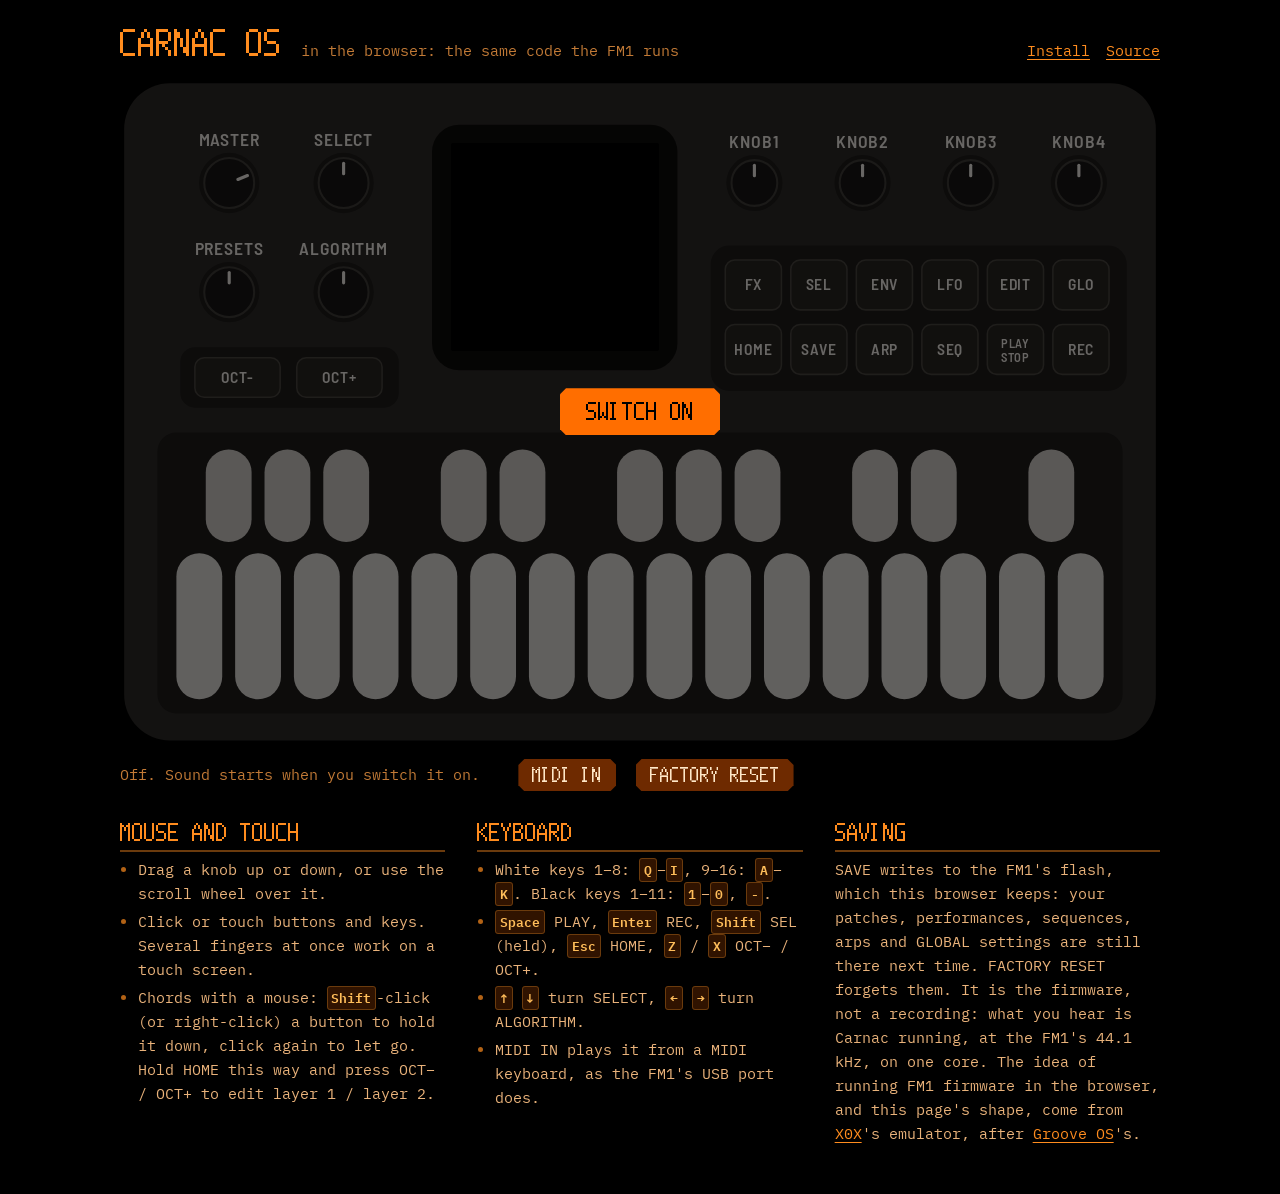
<file: play/index.html>
<!doctype html>
<!-- SPDX-License-Identifier: GPL-3.0-only
     Carnac OS in the browser. The page follows X0X's browser page (web/emu/index.html of charlesvestal/fm1-x0x,
     GPL-3.0), as Felucca's does: the FM1 drawn whole, the firmware running behind it (carnac.wasm, src/host/carnac_web.c),
     its screen and lights read back. Built by web/emu/build.sh; web/site/make_site.py serves it as play/. -->
<html lang="en">
<head>
<meta charset="utf-8">
<meta name="viewport" content="width=device-width, initial-scale=1">
<title>Carnac OS in the browser</title>
<meta name="description" content="Play Carnac OS, the synth firmware for the M-VAVE FM1, in your browser: the same code the FM1 runs.">
<link rel="preconnect" href="https://fonts.googleapis.com">
<link rel="preconnect" href="https://fonts.gstatic.com" crossorigin>
<link rel="stylesheet" href="https://fonts.googleapis.com/css2?family=IBM+Plex+Mono:wght@400;600&family=Barlow+Semi+Condensed:wght@600&display=swap">
<style>
/* the site's rune face, when the page is served as the site's play/ (carnac-rune.woff one level up) */
@font-face { font-family: "Carnac Rune"; src: url("../carnac-rune.woff") format("woff"); font-display: swap; }
/* web/site/carnac.css's SAMHAIN tokens: the FM1's own orange on black */
:root { --bg: #000; --text: #ff8c1e; --theme: #ff6e00; --accent: #ffbe5a; --mid: #b26215; --dim: #6b3b0d;
        --lane: #6e2a00; --lane-hi: #ffe8c8; --rock: #301300; --body: #e9b27a; --soft: #c27a36;
        --rune: "Carnac Rune", "IBM Plex Mono", ui-monospace, monospace;
        --mono: "IBM Plex Mono", ui-monospace, Consolas, monospace; color-scheme: dark; }
* { box-sizing: border-box; }
html, body { background: var(--bg); }
body { margin: 0; color: var(--body); padding-inline: 16px; padding-block: 28px 48px; font: 400 15px/1.6 var(--mono); }
main { max-width: 1040px; margin: 0 auto; }
header { display: flex; flex-wrap: wrap; align-items: baseline; gap: .4rem 1.2rem; margin: 0 0 1rem; }
h1 { font: 400 30px/1.1 var(--rune); color: var(--text); margin: 0; -webkit-font-smoothing: none; }
h1 a { color: inherit; text-decoration: none; }
header p { margin: 0; color: var(--soft); }
header nav { margin-left: auto; display: flex; gap: 1rem; }
a { color: var(--text); text-underline-offset: 3px; }
a:hover { color: var(--accent); }

.device { position: relative; width: 100%; aspect-ratio: 1000 / 640; user-select: none; -webkit-user-select: none;
          -webkit-touch-callout: none; touch-action: manipulation; }
.device svg { position: absolute; inset: 0; width: 100%; height: 100%; pointer-events: none; }
.device canvas { position: absolute; left: 31.8%; top: 9.6875%; width: 20%; height: 31.25%; image-rendering: pixelated;
                 image-rendering: crisp-edges; background: #000; border-radius: 2px; }
.hit { position: absolute; touch-action: none; cursor: pointer; -webkit-tap-highlight-color: transparent; border-radius: 12px; }
.hit.knob { cursor: ns-resize; border-radius: 50%; }
.hit:focus-visible { outline: 2px solid var(--accent); outline-offset: 2px; }
.btnface, .keyface { transition: fill .06s; }
.lit .btnface { fill: #ff6e00; }
.lit text.btn { fill: #1a0a00; }
.green .btnface { fill: #5fe08a; }
.green text.btn { fill: #0d2414; }
.red .btnface { fill: #ff4a3a; }
.red text.btn { fill: #1a0400; }
.held .btnface, .held .keyface { stroke: var(--accent); stroke-width: 3; }
.latched .btnface { stroke: #6fc3ff; stroke-width: 3; }
.lit .keyface.white { fill: #ff9a3c; }
.lit .keyface.black { fill: #ff7a14; }
.dim .keyface.white { fill: #e7c9a8; }
.dim .keyface.black { fill: #6b3b0d; }
.half .keyface.white { fill: #f0b47a; }
.half .keyface.black { fill: #9a4e10; }
.start { position: absolute; inset: 0; display: grid; place-items: center; background: rgba(0, 0, 0, .55); border-radius: 4.4% / 6.9%; }
.start[hidden] { display: none; }
.start button, .bar button { font: 400 20px/1.2 var(--rune); -webkit-font-smoothing: none; cursor: pointer; border: 0;
         padding: 12px 26px 11px; background: var(--theme); color: #000;
         clip-path: polygon(6px 0, calc(100% - 6px) 0, 100% 6px, 100% calc(100% - 6px), calc(100% - 6px) 100%,
                            6px 100%, 0 calc(100% - 6px), 0 6px); }
.start button:hover:not(:disabled), .start button:focus-visible { background: var(--accent); outline: none; }
.start button:disabled { opacity: .6; cursor: progress; }
.turn { display: none; margin: 0 0 .8rem; color: var(--soft); font-size: .92rem; }
@media (orientation: portrait) and (max-width: 700px) { .turn { display: block; } }
.bar { display: flex; flex-wrap: wrap; gap: .5rem 1.2rem; align-items: center; margin: .9rem 0 0; color: var(--soft); font-size: .92rem; }
.bar button { font-size: 16px; padding: 7px 14px 6px; background: var(--lane); color: var(--lane-hi); }
.bar button:hover:not(:disabled), .bar button:focus-visible { background: #733200; outline: none; }
.bar button:disabled { opacity: .5; cursor: default; }
.bar .cpu { font-variant-numeric: tabular-nums; }
.help { display: grid; grid-template-columns: repeat(auto-fit, minmax(17rem, 1fr)); gap: 1.2rem 2rem; margin: 1.8rem 0 0; }
.help h2 { font: 400 20px/1.3 var(--rune); color: var(--text); margin: 0 0 .4rem; padding-bottom: 4px;
           border-bottom: 2px solid var(--dim); -webkit-font-smoothing: none; }
.help p, .help ul { margin: 0; color: var(--body); max-width: 60ch; }
.help ul { padding-left: 1.1rem; }
.help li { margin: 0 0 .25rem; }
.help li::marker { color: var(--mid); }
kbd { font: 600 .85em var(--mono); background: var(--rock); border: 1px solid var(--dim); border-radius: 3px; padding: 0 .3em;
      color: var(--accent); }
</style>
</head>
<body>
<main>
<header>
  <h1><a href="../" title="Carnac OS home">CARNAC OS</a></h1>
  <p>in the browser: the same code the FM1 runs</p>
  <nav><a href="../install/">Install</a><a href="https://github.com/OwenKirby/carnac-os">Source</a></nav>
</header>

<p class="turn">Turn your phone sideways for bigger controls.</p>
<div class="device" id="device">
  <svg id="panel" viewBox="0 0 1000 640" role="application" aria-label="The FM1: knobs, buttons, screen and keys"></svg>
  <canvas id="screen" width="240" height="240" aria-label="The FM1 screen"></canvas>
  <div class="start" id="start"><button id="go" type="button">SWITCH ON</button></div>
</div>

<div class="bar">
  <span id="status">Off. Sound starts when you switch it on.</span>
  <span class="cpu" id="cpu"></span>
  <button id="midi" type="button" hidden title="Play it from a MIDI keyboard connected to this computer">MIDI IN</button>
  <button id="reset" type="button" title="Forget the saves and settings kept in this browser, and start again from the factory bank">FACTORY RESET</button>
</div>

<section class="help">
  <div>
    <h2>MOUSE AND TOUCH</h2>
    <ul>
      <li>Drag a knob up or down, or use the scroll wheel over it.</li>
      <li>Click or touch buttons and keys. Several fingers at once work on a touch screen.</li>
      <li>Chords with a mouse: <kbd>Shift</kbd>-click (or right-click) a button to hold it down, click again to let go.
        Hold HOME this way and press OCT&minus; / OCT+ to edit layer 1 / layer 2.</li>
    </ul>
  </div>
  <div>
    <h2>KEYBOARD</h2>
    <ul>
      <li>White keys 1&ndash;8: <kbd>Q</kbd>&ndash;<kbd>I</kbd>, 9&ndash;16: <kbd>A</kbd>&ndash;<kbd>K</kbd>. Black keys 1&ndash;11: <kbd>1</kbd>&ndash;<kbd>0</kbd>, <kbd>-</kbd>.</li>
      <li><kbd>Space</kbd> PLAY, <kbd>Enter</kbd> REC, <kbd>Shift</kbd> SEL (held), <kbd>Esc</kbd> HOME, <kbd>Z</kbd> / <kbd>X</kbd> OCT&minus; / OCT+.</li>
      <li><kbd>&uarr;</kbd> <kbd>&darr;</kbd> turn SELECT, <kbd>&larr;</kbd> <kbd>&rarr;</kbd> turn ALGORITHM.</li>
      <li>MIDI IN plays it from a MIDI keyboard, as the FM1's USB port does.</li>
    </ul>
  </div>
  <div>
    <h2>SAVING</h2>
    <p>SAVE writes to the FM1's flash, which this browser keeps: your patches, performances, sequences, arps and
      GLOBAL settings are still there next time. FACTORY RESET forgets them. It is the firmware, not a recording: what
      you hear is Carnac running, at the FM1's 44.1 kHz, on one core. The idea of running FM1 firmware in the browser,
      and this page's shape, come from <a href="https://github.com/charlesvestal/fm1-x0x">X0X</a>'s emulator, after
      <a href="https://www.groove-os.com/">Groove OS</a>'s.</p>
  </div>
</section>
</main>

<script>
"use strict";
const NS = "http://www.w3.org/2000/svg";
// X0X's plat.h: B_* and EN_* (src/host/carnac_web.c web_buttons / web_enc)
const BTN = { FX: 0, SEL: 1, ENV: 2, LFO: 3, EDIT: 4, GLO: 5, HOME: 6, SAVE: 7, ARP: 8, SEQ: 9, PLAY: 10, REC: 11, "OCT-": 12, "OCT+": 13 };
const ENC = { SELECT: 0, ALGORITHM: 1, PRESETS: 2, KNOB1: 3, KNOB2: 4, KNOB3: 5, KNOB4: 6 };
const WHITE_K = [0, 2, 4, 6, 7, 9, 11, 12, 14, 16, 18, 19, 21, 23, 24, 26];   // key 0 = F3
const BLACK_K = [1, 3, 5, 8, 10, 13, 15, 17, 20, 22, 25];
const BLACK_AFTER = [0, 1, 2, 4, 5, 7, 8, 9, 11, 12, 14];
const BODY = "#2b2826", TRAY = "#1c1a19", KEY_W = "#d9d6d2", KEY_B = "#c8c4bf", KNOB = "#161414", BTNC = "#26231f", LABEL = "#e8e4df";
const DB_NAME = "carnac-emu", POT_KEY = "carnac-emu-master";

const svg = document.getElementById("panel");
function el(tag, attrs, parent = svg) {
  const e = document.createElementNS(NS, tag);
  for (const [k, v] of Object.entries(attrs)) e.setAttribute(k, v);
  parent.appendChild(e);
  return e;
}
function text(parent, x, y, s, size, fill = LABEL, weight = 600) {
  const t = el("text", { x, y, "text-anchor": "middle", "font-family": "'Barlow Semi Condensed', 'Arial Narrow', Arial, sans-serif",
                         "font-size": size, "font-weight": weight, fill, "letter-spacing": ".05em", class: "btn", "pointer-events": "none" }, parent);
  t.textContent = s;
  return t;
}

// ---------------------------------------------------------------- the panel
el("rect", { x: 4, y: 4, width: 992, height: 632, rx: 44, fill: BODY });
const knobs = {};
function knob(x, y, r, label, role) {
  const g = el("g", { class: "ctl knob", tabindex: 0, role: "slider", "aria-label": label });
  el("circle", { cx: x, cy: y, r: r + 5, fill: TRAY }, g);
  el("circle", { cx: x, cy: y, r, fill: KNOB, stroke: "#3c3936", "stroke-width": 2 }, g);
  const ind = el("line", { x1: x, y1: y - r + 5, x2: x, y2: y - r + 15, stroke: LABEL, "stroke-width": 3, "stroke-linecap": "round" }, g);
  text(g, x, y - r - 12, label, 17);
  el("circle", { cx: x, cy: y, r: r + 14, fill: "transparent" }, g);
  knobs[label] = { g, ind, x, y, angle: 0, role };
  return knobs[label];
}
knob(105, 100, 24, "MASTER", "master");
knob(215, 100, 24, "SELECT", ENC.SELECT);
knob(105, 205, 24, "PRESETS", ENC.PRESETS);
knob(215, 205, 24, "ALGORITHM", ENC.ALGORITHM);
for (let i = 0; i < 4; i++) knob(610 + i * 104, 100, 22, `KNOB${i + 1}`, ENC[`KNOB${i + 1}`]);

const buttons = {};
function button(x, y, w, h, label, two) {
  const g = el("g", { class: "ctl", role: "button", "aria-label": label });
  el("rect", { x, y, width: w, height: h, rx: 9, fill: BTNC, stroke: "#46423d", "stroke-width": 1.5, class: "btnface" }, g);
  if (two) { text(g, x + w / 2, y + h / 2 - 1, label, 12); text(g, x + w / 2, y + h / 2 + 12, two, 12); }
  else text(g, x + w / 2, y + h / 2 + 5, label, 15);
  buttons[label] = { g, bit: BTN[label] };
}
el("rect", { x: 58, y: 258, width: 210, height: 58, rx: 14, fill: TRAY });
button(72, 268, 82, 38, "OCT-"); button(170, 268, 82, 38, "OCT+");
el("rect", { x: 300, y: 44, width: 236, height: 236, rx: 26, fill: "#0c0b0a" });
el("rect", { x: 568, y: 160, width: 400, height: 140, rx: 18, fill: TRAY });
const ROW1 = ["FX", "SEL", "ENV", "LFO", "EDIT", "GLO"], ROW2 = ["HOME", "SAVE", "ARP", "SEQ", "PLAY", "REC"];
for (let i = 0; i < 6; i++) {
  button(582 + i * 63, 174, 54, 48, ROW1[i]);
  if (ROW2[i] === "PLAY") button(582 + i * 63, 236, 54, 48, "PLAY", "STOP"); else button(582 + i * 63, 236, 54, 48, ROW2[i]);
}

const keys = [];
(function keybed(x0, y0, w, h) {
  el("rect", { x: x0, y: y0, width: w, height: h, rx: 18, fill: TRAY });
  const pitch = (w - 24) / 16, kw = pitch * 0.78;
  for (let i = 0; i < 16; i++) {
    const g = el("g", { class: "ctl", role: "button", "aria-label": `white key ${i + 1}` });
    el("rect", { x: x0 + 12 + i * pitch + (pitch - kw) / 2, y: y0 + h * 0.43, width: kw, height: h * 0.52, rx: kw / 2, fill: KEY_W, class: "keyface white" }, g);
    keys[WHITE_K[i]] = { g };
  }
  BLACK_AFTER.forEach((a, k) => {
    const g = el("g", { class: "ctl", role: "button", "aria-label": `black key ${k + 1}` });
    el("rect", { x: x0 + 12 + (a + 1) * pitch - kw / 2, y: y0 + h * 0.06, width: kw, height: h * 0.33, rx: kw / 2, fill: KEY_B, class: "keyface black" }, g);
    keys[BLACK_K[k]] = { g };
  });
})(36, 340, 928, 270);

// ---------------------------------------------------------------- touch targets
// The drawing is only a picture (pointer-events: none). Each control gets an invisible HTML target over it: browsers
// (iOS Safari above all) honour touch-action and touchstart on HTML elements but not on SVG ones, so the controls keep
// their touches while a finger anywhere else on the device scrolls the page natively.
const device = document.getElementById("device");
function hit(c, cls) {
  const b = c.g.getBBox(), d = document.createElement("div");
  d.className = "hit" + (cls ? " " + cls : "");
  Object.assign(d.style, { left: `${b.x / 10}%`, top: `${b.y / 6.4}%`, width: `${b.width / 10}%`, height: `${b.height / 6.4}%` });
  for (const a of ["role", "aria-label", "tabindex"]) if (c.g.hasAttribute(a)) { d.setAttribute(a, c.g.getAttribute(a)); c.g.removeAttribute(a); }
  c.g.setAttribute("aria-hidden", "true");
  d.addEventListener("touchstart", (e) => e.preventDefault(), { passive: false });
  device.insertBefore(d, document.getElementById("start"));
  c.hit = d;
}
for (const k of Object.values(knobs)) hit(k, "knob");
for (const b of Object.values(buttons)) hit(b);
keys.forEach((k) => hit(k));

// ---------------------------------------------------------------- state and input
let node = null, btnMask = 0, keyMask = 0, latched = 0;
let pot = 768;                                       // the MASTER pot, 0..1023 as the FM1's ADC reads it
try { const v = parseInt(localStorage.getItem(POT_KEY), 10); if (v >= 0 && v <= 1023) pot = v; } catch { /* no storage */ }
const btnHeldBy = new Map(), keyHeldBy = new Map();      // pointer / key id -> bit
function send(m) { if (node) node.port.postMessage(m); }
function syncButtons() {
  let m = latched;
  for (const b of btnHeldBy.values()) m |= 1 << b;
  if (m !== btnMask) { btnMask = m; send({ type: "buttons", mask: m }); }
  for (const b of Object.values(buttons)) {
    b.g.classList.toggle("held", !!(m & (1 << b.bit)));
    b.g.classList.toggle("latched", !!(latched & (1 << b.bit)));
    b.hit.classList.toggle("latched", !!(latched & (1 << b.bit)));
    b.hit.setAttribute("aria-pressed", m & (1 << b.bit) ? "true" : "false");
  }
}
function syncKeys() {
  let m = 0;
  for (const k of keyHeldBy.values()) m |= 1 << k;
  if (m !== keyMask) { keyMask = m; send({ type: "keys", mask: m }); }
  keys.forEach((k, i) => k.g.classList.toggle("held", !!(m & (1 << i))));
}

for (const b of Object.values(buttons)) {
  b.hit.addEventListener("contextmenu", (e) => e.preventDefault());
  b.hit.addEventListener("pointerdown", (e) => {
    e.preventDefault();
    if (e.shiftKey || e.button === 2) { latched ^= 1 << b.bit; syncButtons(); return; }
    if (latched & (1 << b.bit)) { latched &= ~(1 << b.bit); syncButtons(); return; }
    b.hit.setPointerCapture(e.pointerId);
    btnHeldBy.set("p" + e.pointerId, b.bit);
    syncButtons();
  });
}
keys.forEach((k, i) => {
  k.hit.addEventListener("pointerdown", (e) => {
    e.preventDefault();
    k.hit.setPointerCapture(e.pointerId);
    keyHeldBy.set("p" + e.pointerId, i);
    syncKeys();
  });
});
function pointerUp(e) {
  const id = "p" + e.pointerId;
  if (btnHeldBy.delete(id)) syncButtons();
  if (keyHeldBy.delete(id)) syncKeys();
}
device.addEventListener("pointerup", pointerUp);
device.addEventListener("pointercancel", pointerUp);
device.addEventListener("lostpointercapture", pointerUp);

function drawKnob(k) { k.ind.setAttribute("transform", `rotate(${k.angle} ${k.x} ${k.y})`); }
function turn(k, n) {
  if (!n) return;
  if (k.role === "master") {
    pot = Math.max(0, Math.min(1023, pot + n * 16));
    k.angle = -135 + 270 * pot / 1023;
    send({ type: "master", value: pot });
    try { localStorage.setItem(POT_KEY, String(pot)); } catch { /* this session only */ }
  } else {
    k.angle = (k.angle + n * 18) % 360;
    send({ type: "enc", role: k.role, n });
  }
  drawKnob(k);
}
for (const k of Object.values(knobs)) {
  if (k.role === "master") { k.angle = -135 + 270 * pot / 1023; drawKnob(k); }
  let drag = null, wheel = 0;
  k.hit.addEventListener("pointerdown", (e) => {
    e.preventDefault();
    k.hit.setPointerCapture(e.pointerId);
    drag = { y: e.clientY, acc: 0 };
  });
  k.hit.addEventListener("pointermove", (e) => {
    if (!drag) return;
    drag.acc += drag.y - e.clientY;
    drag.y = e.clientY;
    const step = k.role === "master" ? 3 : 7;
    const n = Math.trunc(drag.acc / step);
    if (n) { drag.acc -= n * step; turn(k, n); }
  });
  const end = () => { drag = null; };
  k.hit.addEventListener("pointerup", end);
  k.hit.addEventListener("pointercancel", end);
  k.hit.addEventListener("wheel", (e) => {
    e.preventDefault();
    const dy = e.deltaMode === 1 ? e.deltaY * 33 : e.deltaY;
    if (Math.abs(dy) >= 50) { turn(k, dy < 0 ? 1 : -1); wheel = 0; return; }   // a mouse wheel notch: one detent
    wheel -= dy;                                                                   // a trackpad: by distance
    const n = Math.trunc(wheel / 25);
    if (n) { wheel -= n * 25; turn(k, n); }
  }, { passive: false });
  k.hit.addEventListener("keydown", (e) => {
    if (e.key === "ArrowUp" || e.key === "ArrowRight") { turn(k, 1); e.preventDefault(); e.stopPropagation(); }
    if (e.key === "ArrowDown" || e.key === "ArrowLeft") { turn(k, -1); e.preventDefault(); e.stopPropagation(); }
  });
}

const KEYMAP = {};
"qwertyui".split("").forEach((c, i) => KEYMAP["Key" + c.toUpperCase()] = { key: WHITE_K[i] });
"asdfghjk".split("").forEach((c, i) => KEYMAP["Key" + c.toUpperCase()] = { key: WHITE_K[8 + i] });
"1234567890".split("").forEach((c, i) => KEYMAP["Digit" + c] = { key: BLACK_K[i] });
KEYMAP.Minus = { key: BLACK_K[10] };
Object.assign(KEYMAP, { Space: { btn: BTN.PLAY }, Enter: { btn: BTN.REC }, ShiftLeft: { btn: BTN.SEL }, ShiftRight: { btn: BTN.SEL },
                        Escape: { btn: BTN.HOME }, KeyZ: { btn: BTN["OCT-"] }, KeyX: { btn: BTN["OCT+"] } });
addEventListener("keydown", (e) => {
  if (!node || e.metaKey || e.ctrlKey || e.altKey) return;
  if (e.code === "ArrowUp" || e.code === "ArrowDown") { turn(knobs.SELECT, e.code === "ArrowUp" ? 1 : -1); e.preventDefault(); return; }
  if (e.code === "ArrowLeft" || e.code === "ArrowRight") { turn(knobs.ALGORITHM, e.code === "ArrowRight" ? 1 : -1); e.preventDefault(); return; }
  const m = KEYMAP[e.code];
  if (!m) return;
  e.preventDefault();
  if (e.repeat) return;
  if (m.key !== undefined) { keyHeldBy.set("k" + e.code, m.key); syncKeys(); }
  else { btnHeldBy.set("k" + e.code, m.btn); syncButtons(); }
});
addEventListener("keyup", (e) => {
  const id = "k" + e.code;
  if (keyHeldBy.delete(id)) syncKeys();
  if (btnHeldBy.delete(id)) syncButtons();
});
addEventListener("blur", () => {
  for (const id of [...btnHeldBy.keys()]) if (id[0] === "k") btnHeldBy.delete(id);
  for (const id of [...keyHeldBy.keys()]) if (id[0] === "k") keyHeldBy.delete(id);
  syncButtons(); syncKeys();
});

// ---------------------------------------------------------------- screen and lights
const ctx = document.getElementById("screen").getContext("2d");
const img = ctx.createImageData(240, 240);
function drawScreen(fb) {
  const d = img.data;
  for (let i = 0; i < 240 * 240; i++) {
    const v = fb[i], p = ((v >> 8) | (v << 8)) & 0xFFFF;
    d[i * 4] = ((p >> 11) & 31) * 255 / 31;
    d[i * 4 + 1] = ((p >> 5) & 63) * 255 / 63;
    d[i * 4 + 2] = (p & 31) * 255 / 31;
    d[i * 4 + 3] = 255;
  }
  ctx.putImageData(img, 0, 0);
}
// PLAY lights green, red while recording (plat_play_red); dim keys at a quarter, or half on the ARP page (dimDiv 2)
function drawLights(m) {
  for (const x of Object.values(buttons)) {
    const on = !!(m.buttons & (1 << x.bit)), play = x.bit === BTN.PLAY;
    x.g.classList.toggle("lit", on && !play);
    x.g.classList.toggle("green", on && play && !m.red);
    x.g.classList.toggle("red", on && play && !!m.red);
  }
  keys.forEach((x, i) => {
    const lit = !!(m.keys & (1 << i)), dim = !lit && !!(m.dim & (1 << i));
    x.g.classList.toggle("lit", lit);
    x.g.classList.toggle("dim", dim && m.dimDiv !== 2);
    x.g.classList.toggle("half", dim && m.dimDiv === 2);
  });
}

// ---------------------------------------------------------------- the flash this browser keeps
function idb() {
  return new Promise((res, rej) => {
    const r = indexedDB.open(DB_NAME, 1);
    r.onupgradeneeded = () => r.result.createObjectStore("flash");
    r.onsuccess = () => res(r.result);
    r.onerror = () => rej(r.error);
  });
}
async function flashLoad() {
  try {
    const db = await idb();
    return await new Promise((res) => {
      const q = db.transaction("flash").objectStore("flash").get(0);
      q.onsuccess = () => res(q.result || null);
      q.onerror = () => res(null);
    });
  } catch { return null; }
}
async function flashSave(u8) {
  try { (await idb()).transaction("flash", "readwrite").objectStore("flash").put(u8.buffer, 0); }
  catch { /* no IndexedDB: this session only */ }
}

// ---------------------------------------------------------------- Web MIDI in
const midiBtn = document.getElementById("midi");
if (navigator.requestMIDIAccess) midiBtn.hidden = false;
midiBtn.addEventListener("click", async () => {
  try {
    const access = await navigator.requestMIDIAccess();
    const hook = () => {
      let n = 0;
      for (const input of access.inputs.values()) {
        n++;
        input.onmidimessage = (e) => {
          const [b0, b1 = 0, b2 = 0] = e.data;
          if (b0 >= 0x80 && b0 !== 0xF0) send({ type: "midi", b0, b1, b2 });
        };
      }
      midiBtn.textContent = n ? `MIDI IN: ${n}` : "MIDI IN: NONE";
    };
    hook();
    access.onstatechange = hook;
    midiBtn.disabled = true;
  } catch {
    midiBtn.textContent = "MIDI IN: REFUSED";
  }
});

// ---------------------------------------------------------------- switching on
const status = document.getElementById("status"), cpu = document.getElementById("cpu");
async function switchOn() {
  const go = document.getElementById("go");
  go.disabled = true;
  go.textContent = "STARTING...";
  try {
    const ac = new AudioContext({ sampleRate: 44100, latencyHint: "interactive" });
    const [wasm, flash] = await Promise.all([
      fetch("carnac.wasm").then((r) => { if (!r.ok) throw new Error(`carnac.wasm: ${r.status}`); return r.arrayBuffer(); }),
      flashLoad(),
      ac.audioWorklet.addModule("worklet.js")]);
    node = new AudioWorkletNode(ac, "carnac", { numberOfInputs: 0, numberOfOutputs: 1, outputChannelCount: [2] });
    node.connect(ac.destination);
    const ready = new Promise((res) => {
      node.port.onmessage = (e) => {
        const m = e.data;
        if (m.type === "ready") res();
        else if (m.type === "frame") {
          if (m.fb) drawScreen(m.fb);
          drawLights(m);
          window.carnacLast = m;
          if (m.load !== undefined) cpu.textContent = `Carnac uses ${m.load}% of this computer's time`;
          if (m.flash) flashSave(m.flash);
        }
      };
    });
    const transfer = [wasm];
    if (flash) transfer.push(flash);
    node.port.postMessage({ type: "load", wasm, flash, master: pot }, transfer);
    await ready;
    await ac.resume();
    document.getElementById("start").hidden = true;
    status.textContent = ac.sampleRate === 44100 ? "On." : `On (the browser runs audio at ${ac.sampleRate} Hz).`;
    syncButtons(); syncKeys();
  } catch (err) {
    go.disabled = false;
    go.textContent = "SWITCH ON";
    status.textContent = "Could not start: " + (err && err.message || err) + ". Chrome, Edge, Firefox and Safari should all work.";
  }
}
document.getElementById("go").addEventListener("click", switchOn);
document.getElementById("reset").addEventListener("click", async () => {
  const r = document.getElementById("reset");
  if (r.dataset.armed) {
    if (node) node.port.onmessage = null;            // (no late flash from the running unit)
    try {
      const t = (await idb()).transaction("flash", "readwrite");
      t.objectStore("flash").delete(0);
      await new Promise((res) => { t.oncomplete = t.onerror = t.onabort = res; });
    } catch { /* nothing kept */ }
    location.reload();
  } else {
    r.dataset.armed = "1";
    r.textContent = "CLICK AGAIN TO FORGET EVERYTHING";
  }
});
</script>
</body>
</html>
</file>
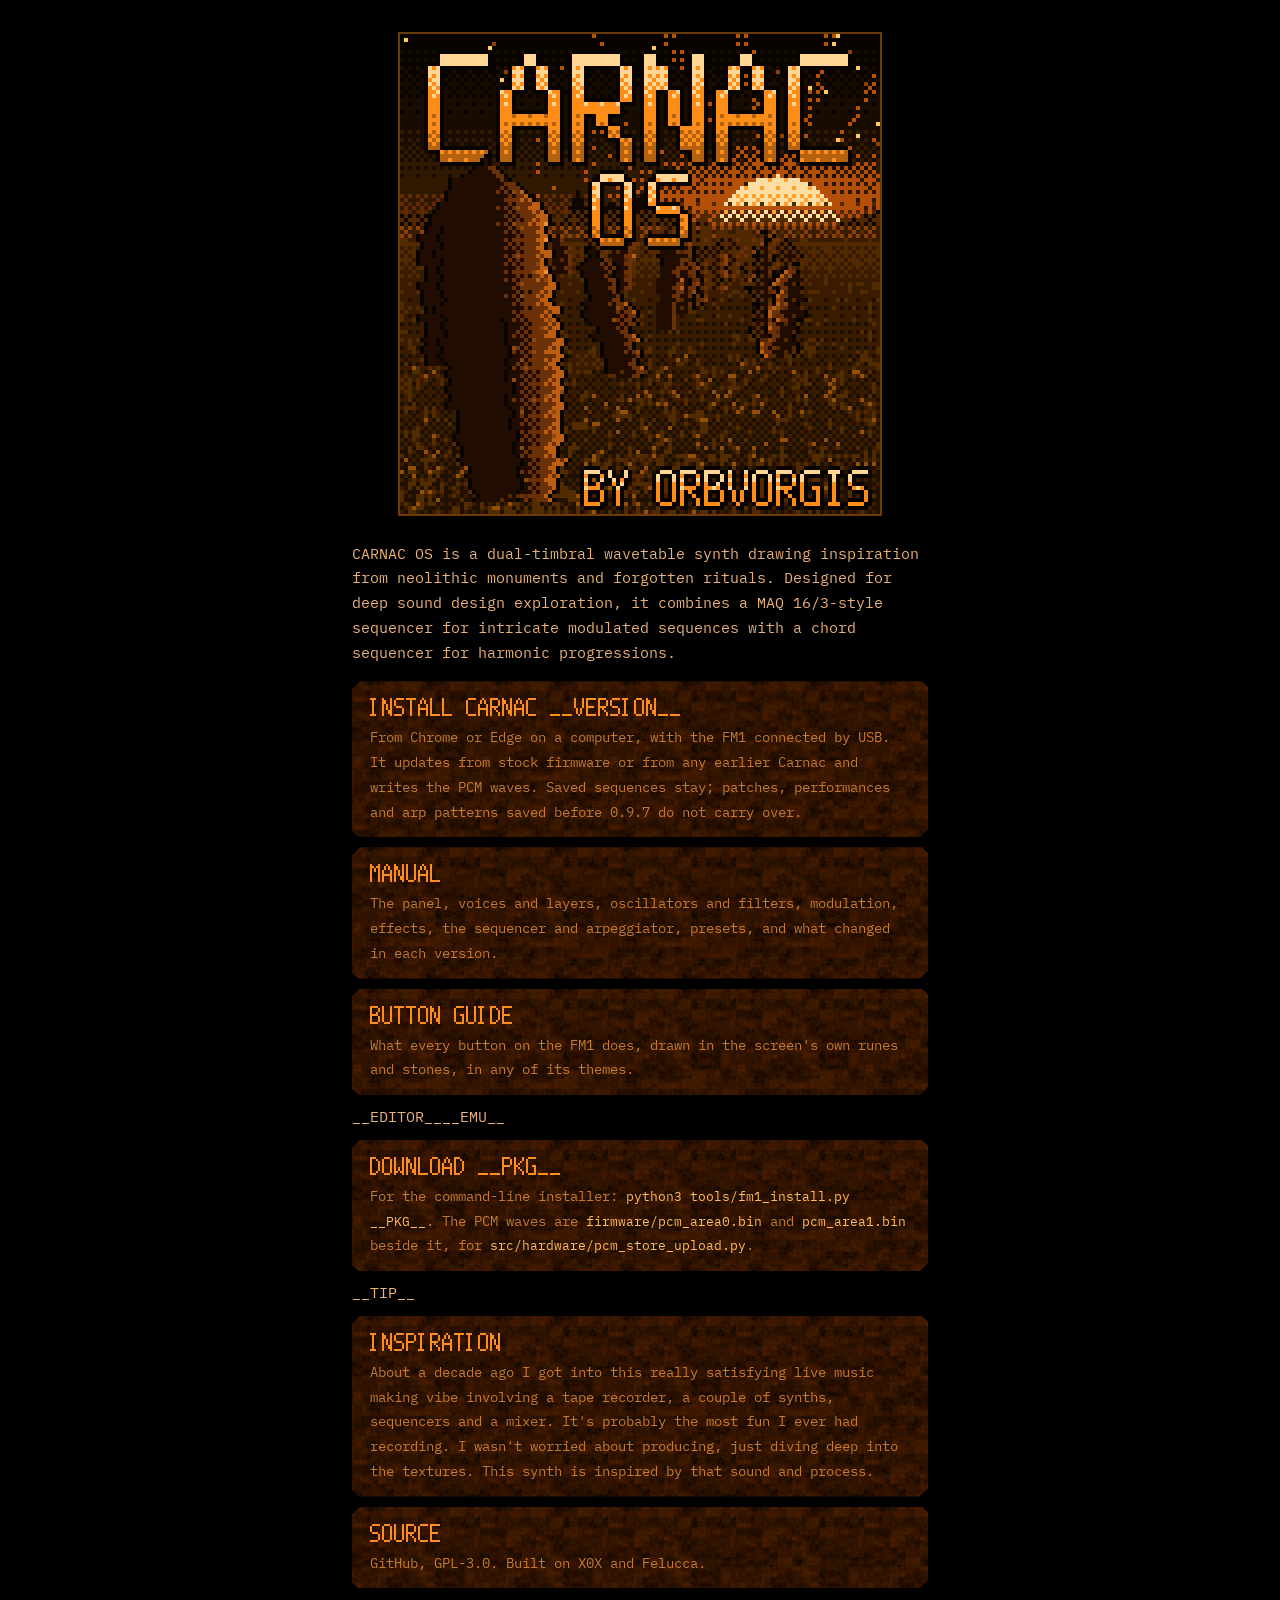
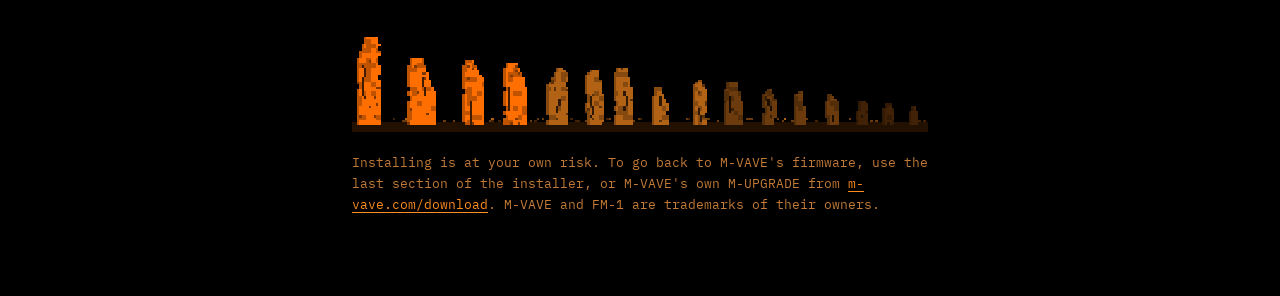
<file: web/site/index.html>
<!doctype html>
<!-- SPDX-License-Identifier: GPL-3.0-only
     Carnac OS landing page; web/site/make_site.py fills the __MARKS__. -->
<html lang="en">
<head>
<meta charset="utf-8">
<meta name="viewport" content="width=device-width, initial-scale=1">
<title>Carnac OS</title>
<meta name="description" content="Carnac OS: synthesizer firmware for the M-VAVE FM1.">
<link rel="preconnect" href="https://fonts.googleapis.com">
<link rel="preconnect" href="https://fonts.gstatic.com" crossorigin>
<link rel="stylesheet" href="https://fonts.googleapis.com/css2?family=IBM+Plex+Mono:wght@400;600&display=swap">
<link rel="preload" href="carnac-rune.woff" as="font" type="font/woff" crossorigin>
<link rel="stylesheet" href="carnac.css">
</head>
<body>
<main>
  <h1 class="screen"><img class="px" src="splash.png" width="240" height="240" alt="CARNAC OS, by Orbvorgis"></h1>
  <p>CARNAC OS is a dual-timbral wavetable synth drawing inspiration from neolithic monuments and forgotten rituals.
    Designed for deep sound design exploration, it combines a MAQ 16/3-style sequencer for intricate modulated
    sequences with a chord sequencer for harmonic progressions.</p>
  <nav class="menu">
    <a class="tablet" href="install/"><strong>Install Carnac __VERSION__</strong><span>From Chrome or Edge on a computer, with the FM1 connected by USB. It updates from stock firmware or from any earlier Carnac and writes the PCM waves. Saved sequences stay; patches, performances and arp patterns saved before 0.9.7 do not carry over.</span></a>
    <a class="tablet" href="manual/"><strong>Manual</strong><span>The panel, voices and layers, oscillators and filters, modulation, effects, the sequencer and arpeggiator, presets, and what changed in each version.</span></a>
    <a class="tablet" href="guide/"><strong>Button guide</strong><span>What every button on the FM1 does, drawn in the screen's own runes and stones, in any of its themes.</span></a>
__EDITOR____EMU__    <a class="tablet" href="firmware/__PKG__"><strong>Download __PKG__</strong><span>For the command-line installer: <code>python3 tools/fm1_install.py __PKG__</code>. The PCM waves are <code>firmware/pcm_area0.bin</code> and <code>pcm_area1.bin</code> beside it, for <code>src/hardware/pcm_store_upload.py</code>.</span></a>
__TIP__    <a class="tablet" href="https://orbvorgis.bandcamp.com/album/the-portal-tomb-soundsystem" target="_blank" rel="noopener"><strong>Inspiration</strong><span>About a decade ago I got into this really satisfying live music making vibe involving a tape recorder, a couple of synths, sequencers and a mixer. It's probably the most fun I ever had recording. I wasn't worried about producing, just diving deep into the textures. This synth is inspired by that sound and process.</span></a>
    <a class="tablet" href="__REPO__"><strong>Source</strong><span>GitHub, GPL-3.0. Built on X0X and Felucca.</span></a>
  </nav>
  <footer>
    <canvas class="alignment" data-alignment="7" width="240" height="44" aria-hidden="true"></canvas>
    <p class="small">Installing is at your own risk. To go back to M-VAVE's firmware, use the last section of the installer,
      or M-VAVE's own M-UPGRADE from <a href="https://www.m-vave.com/download">m-vave.com/download</a>.
      M-VAVE and FM-1 are trademarks of their owners.</p>
  </footer>
</main>
<script src="stones.js"></script>
</body>
</html>
</file>
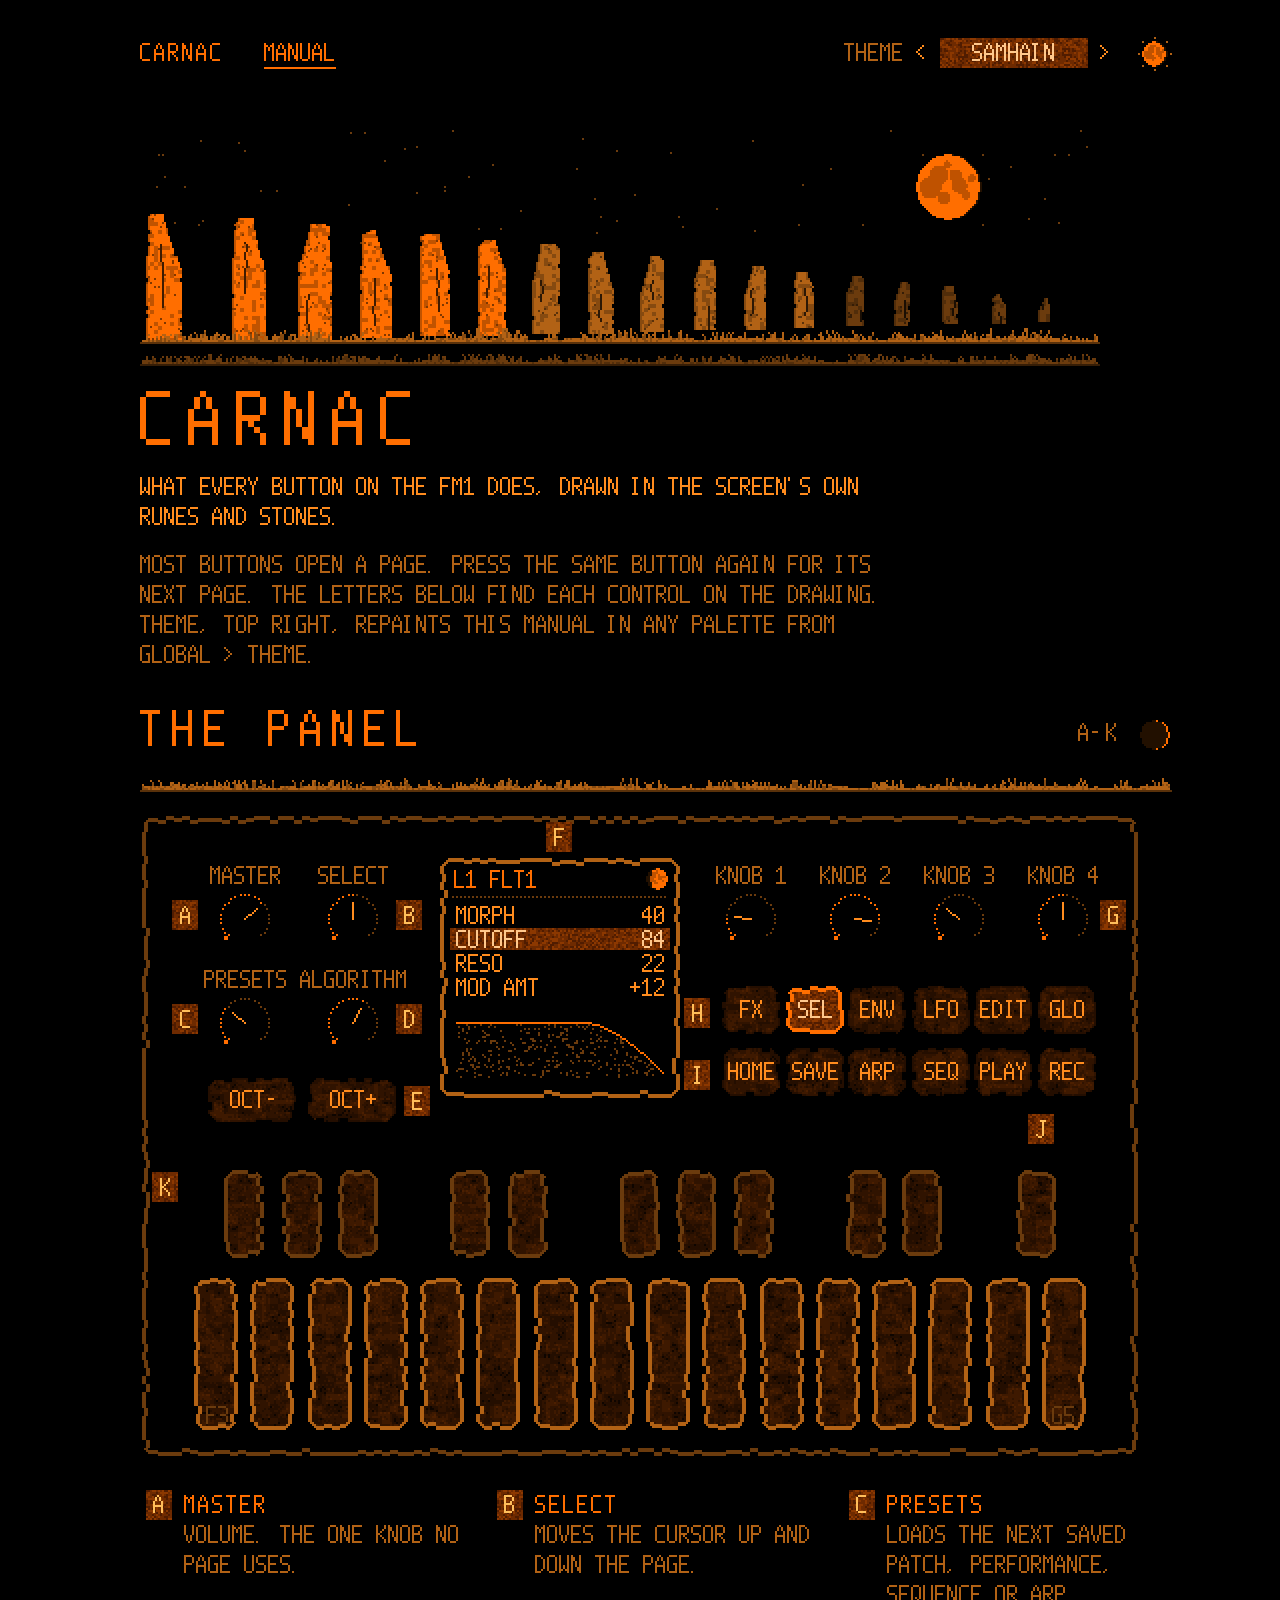
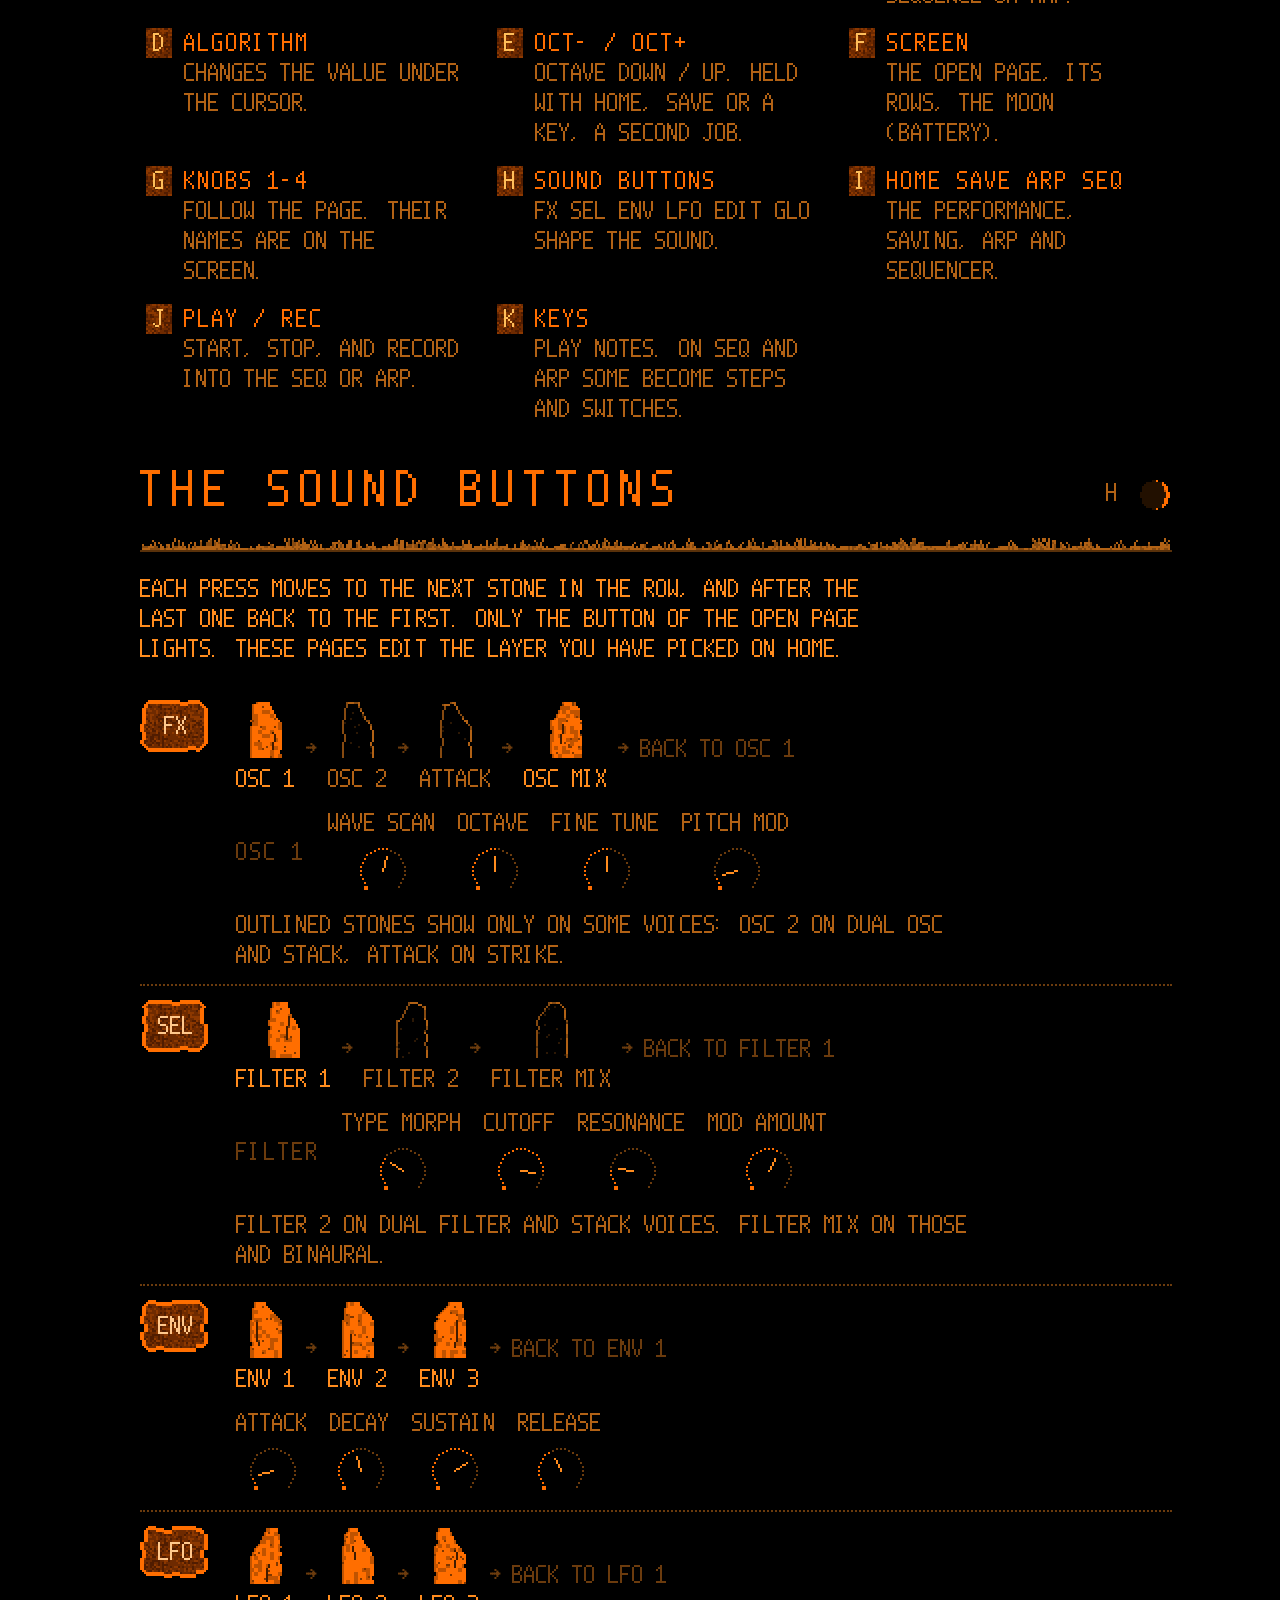
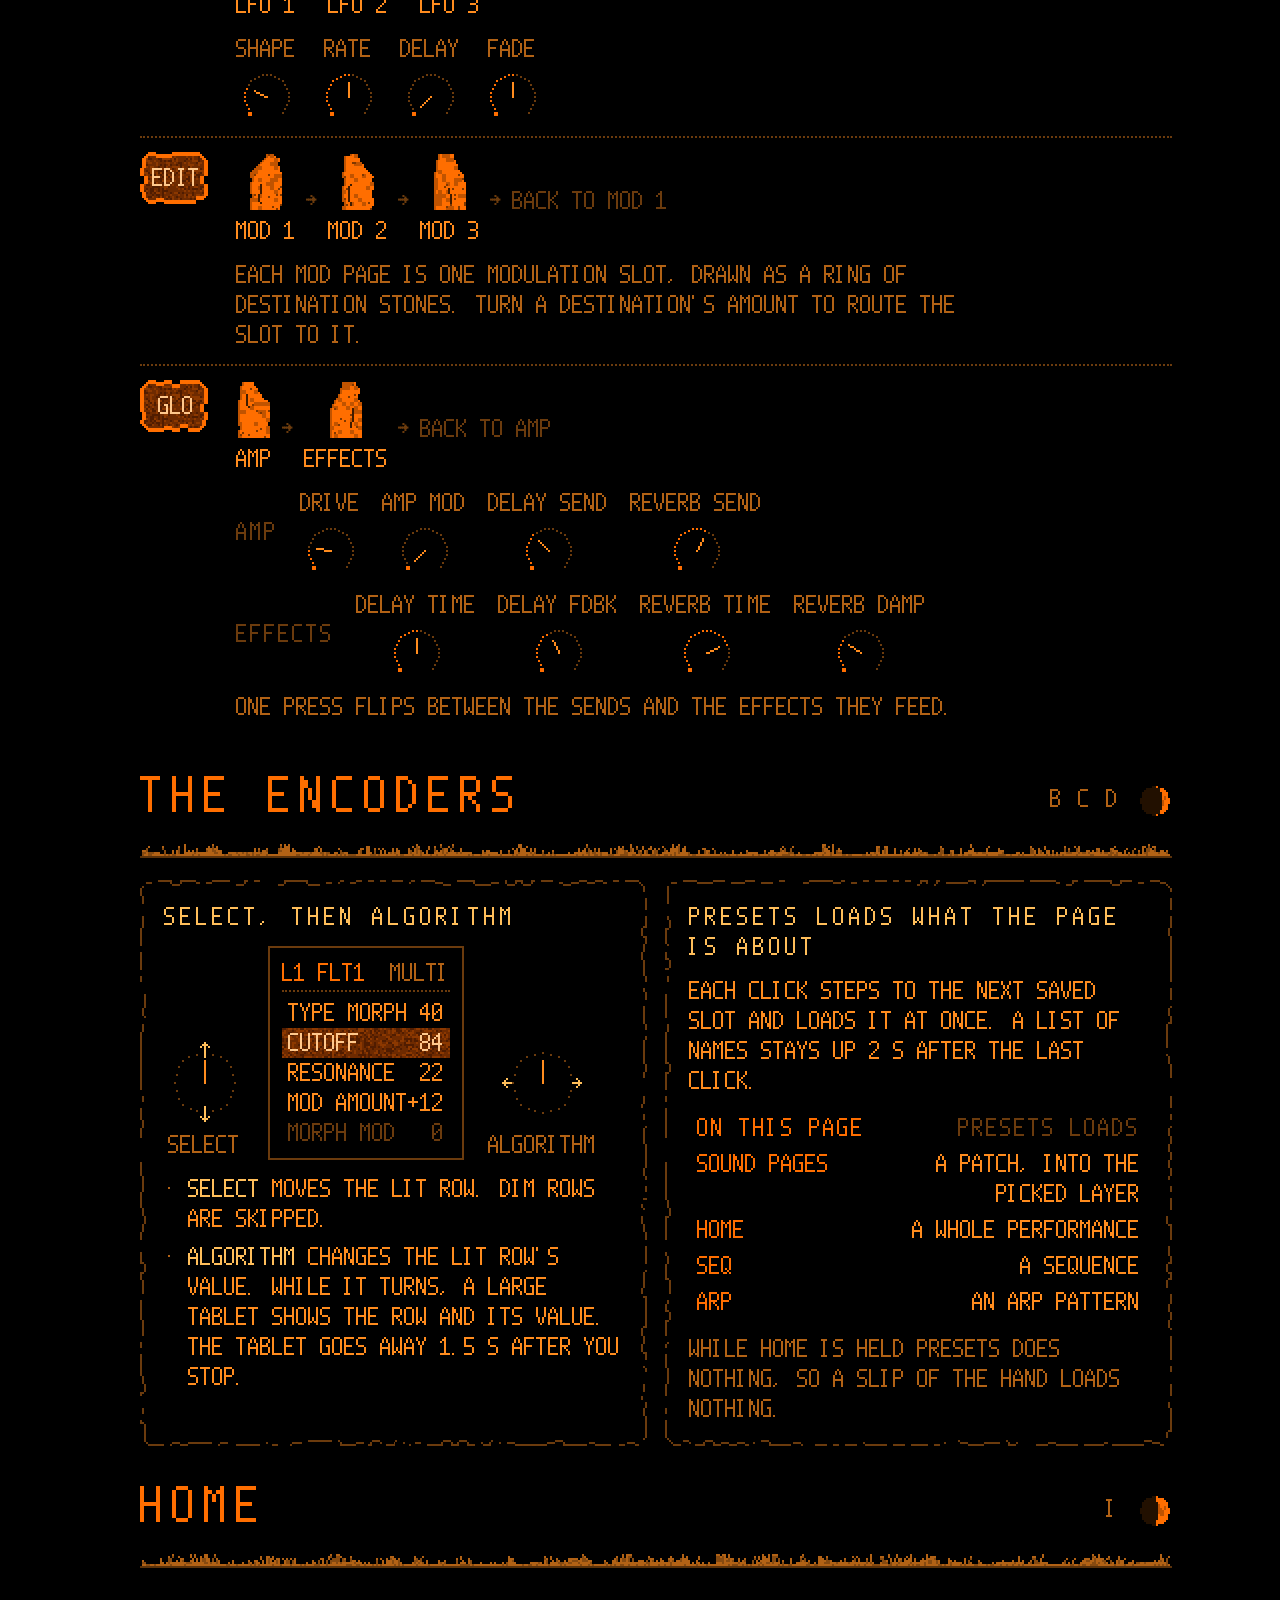
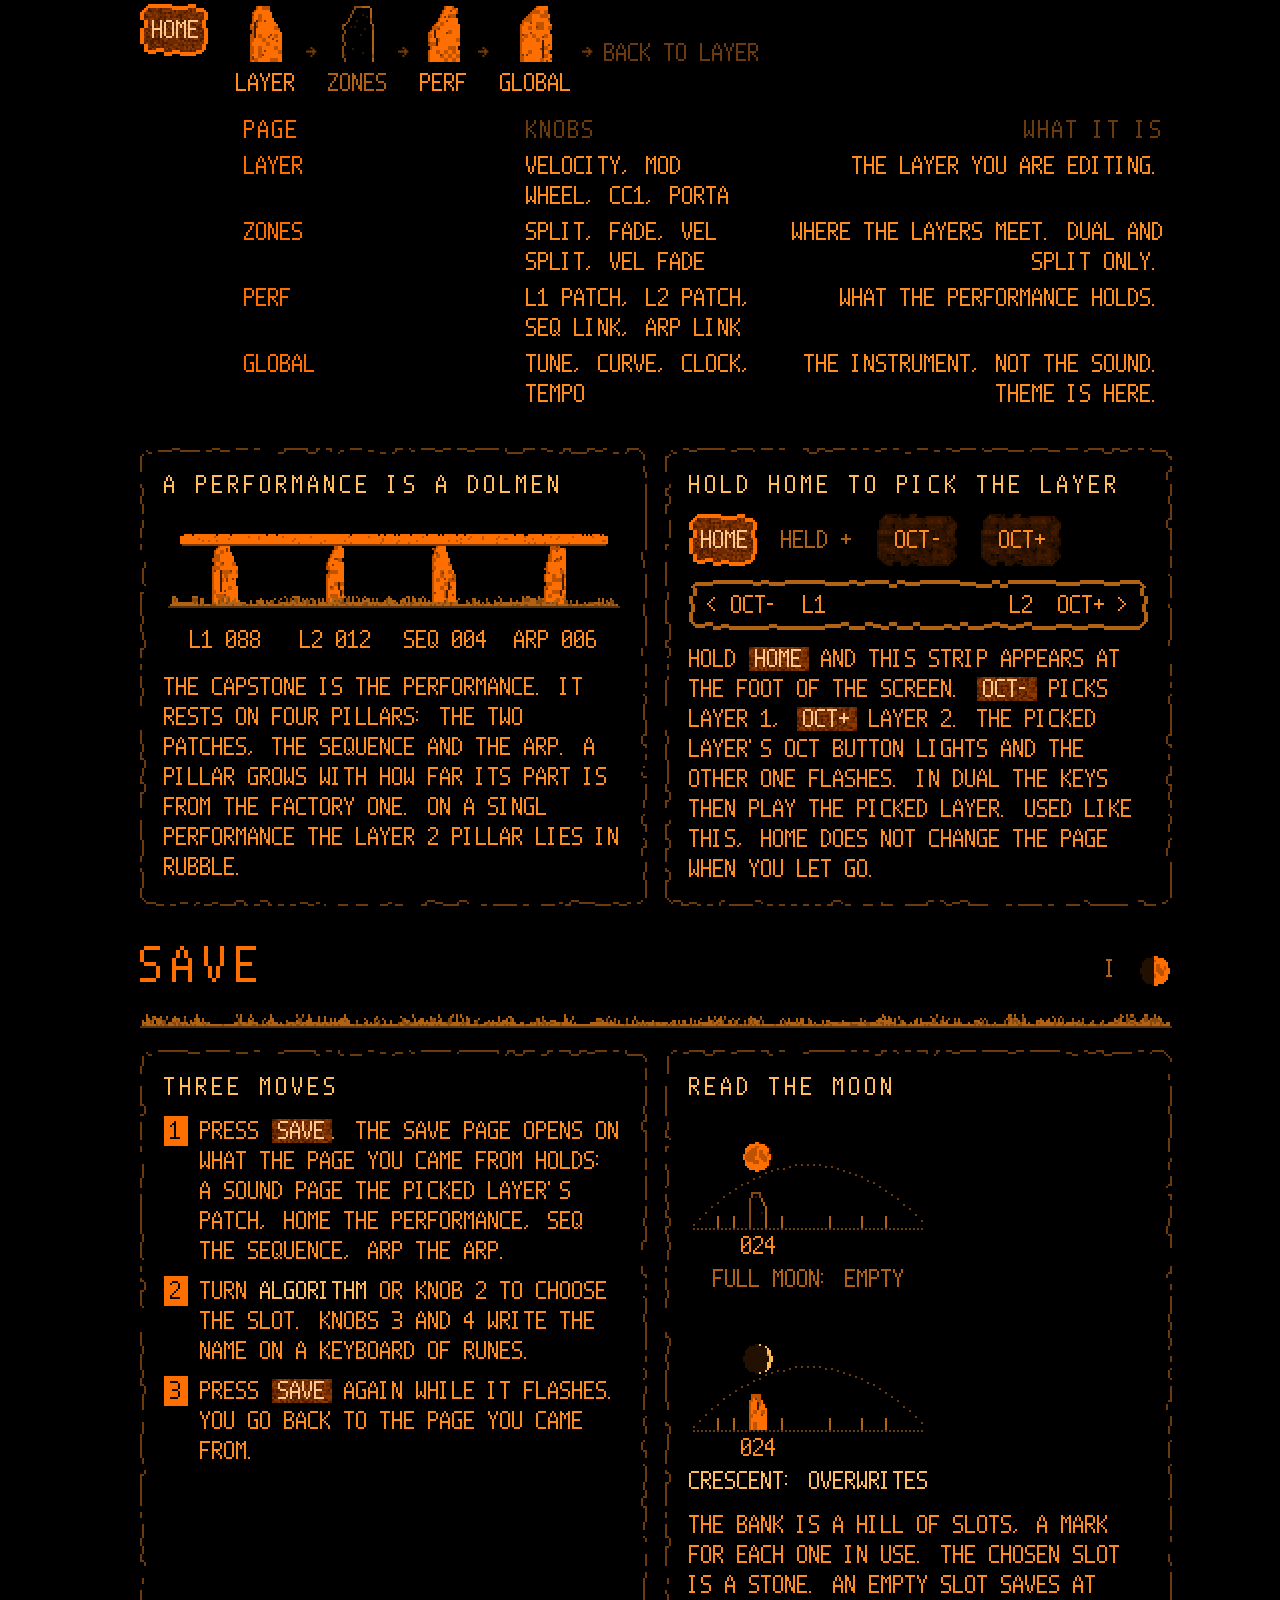
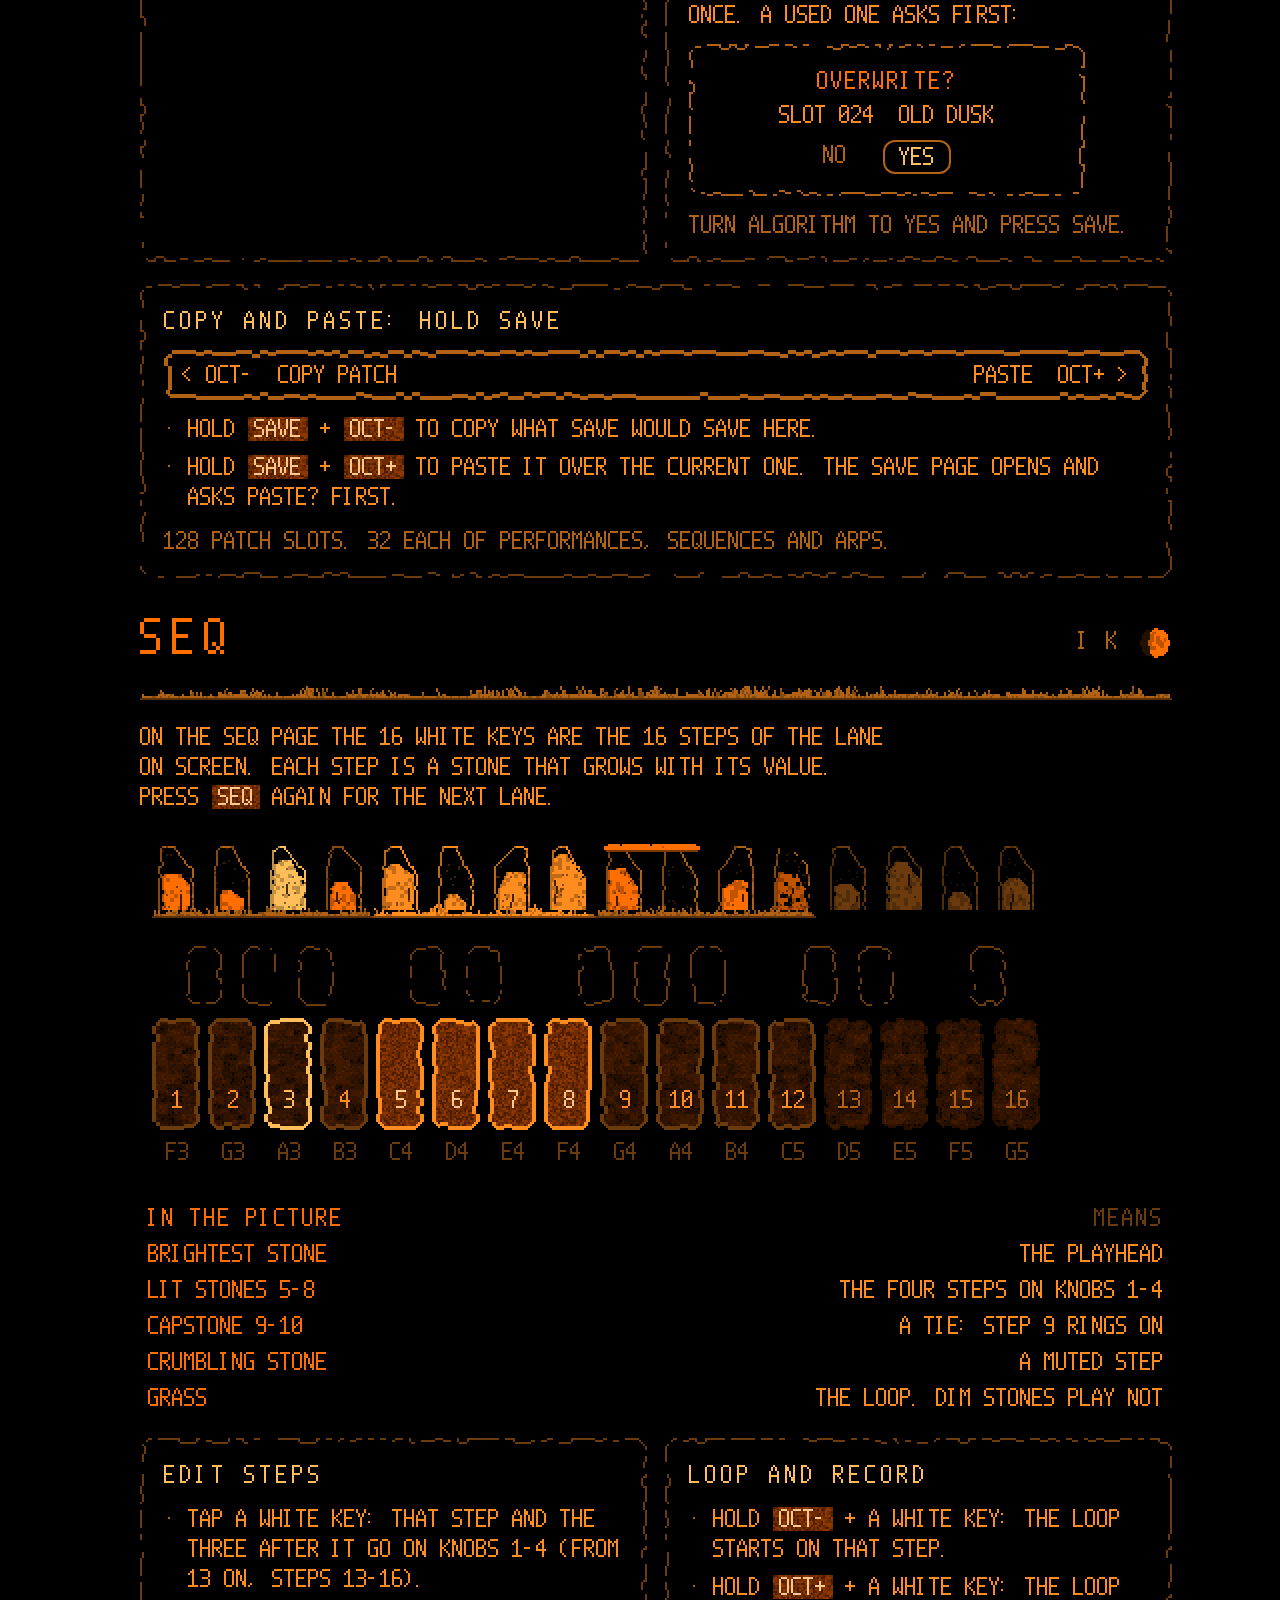
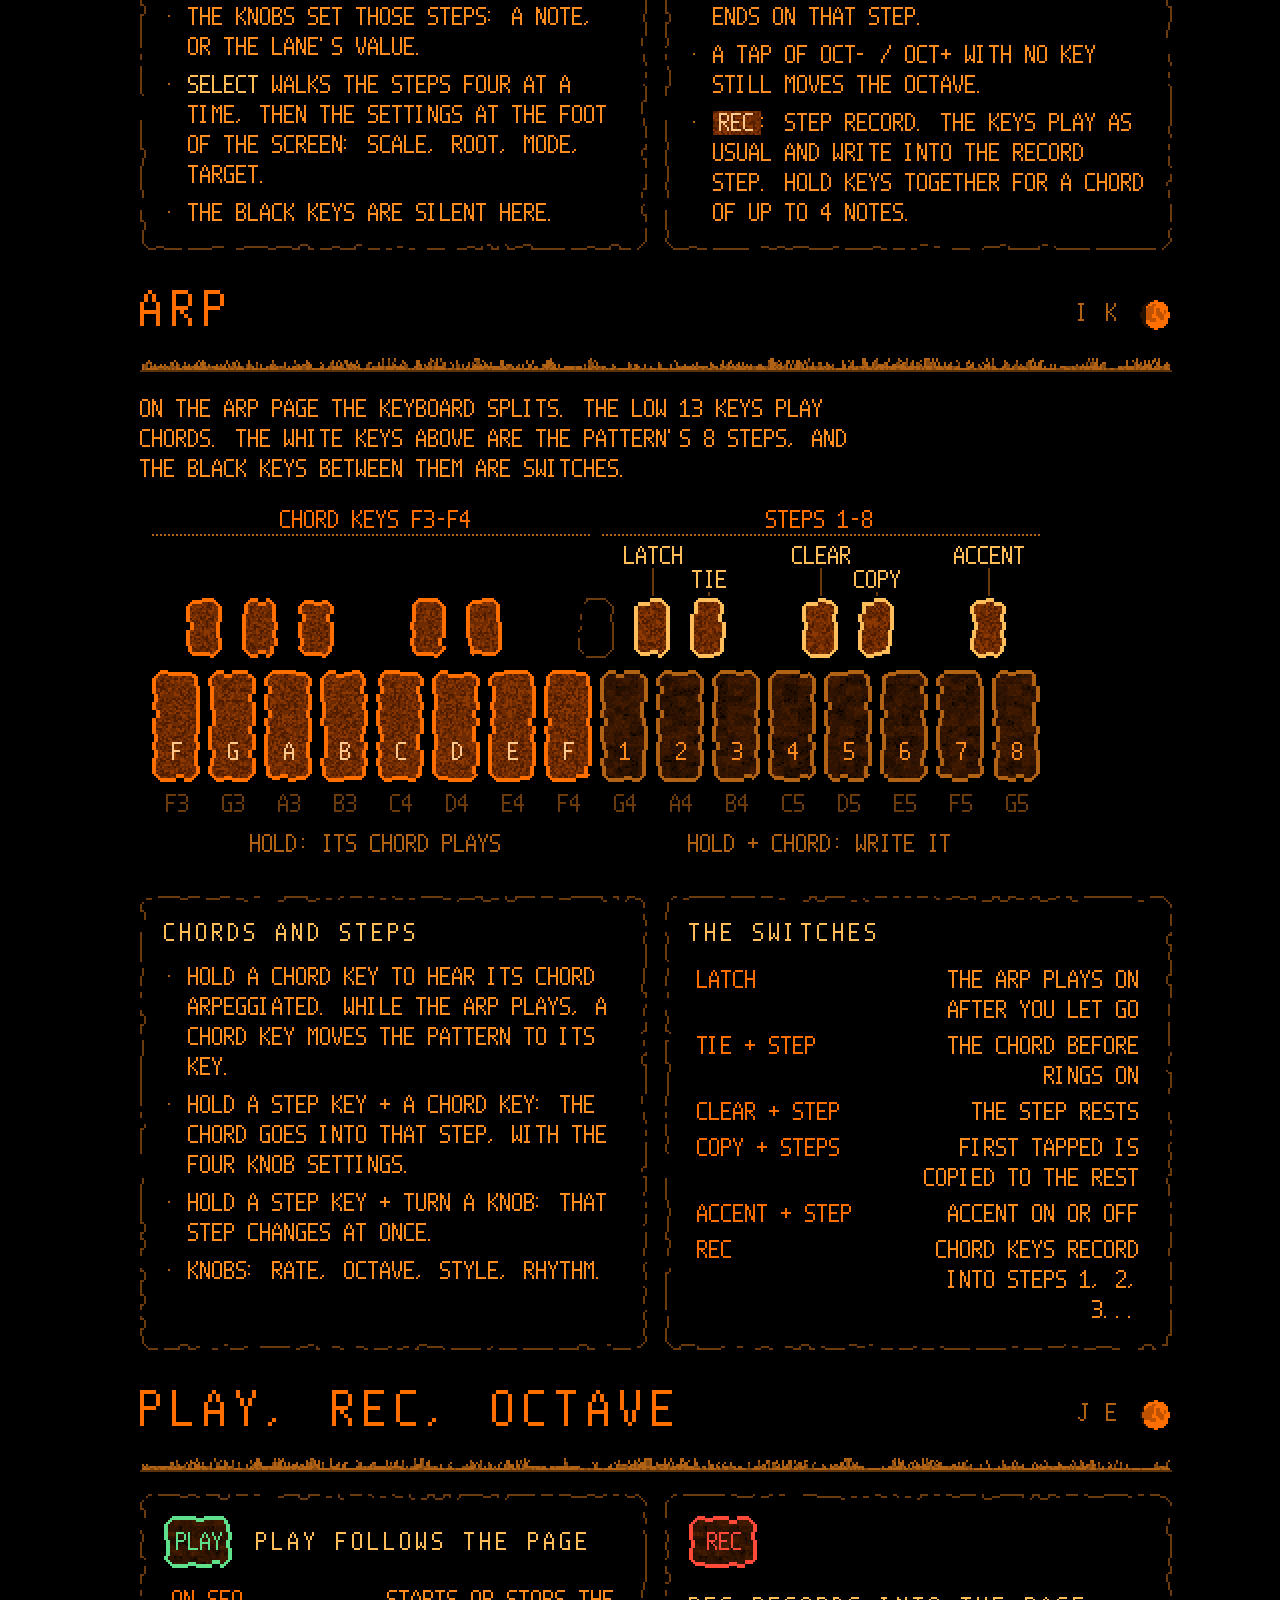
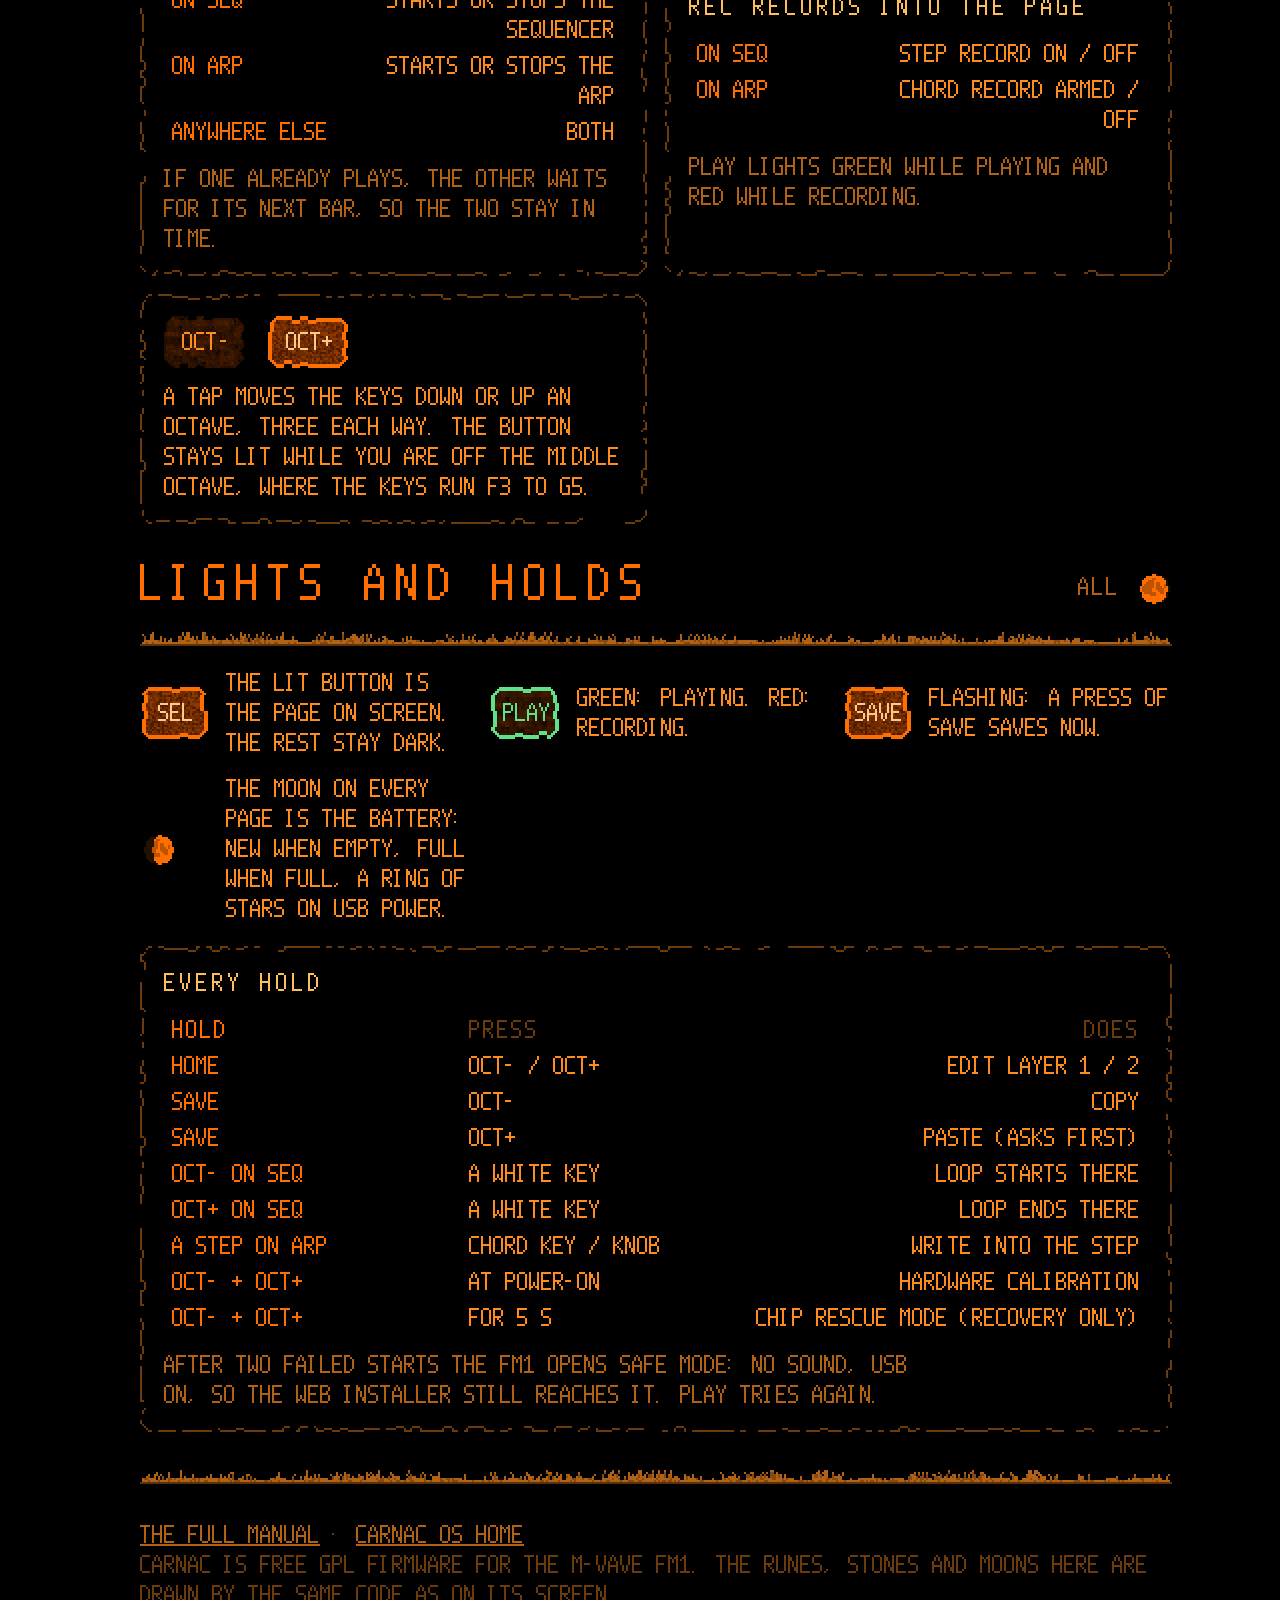
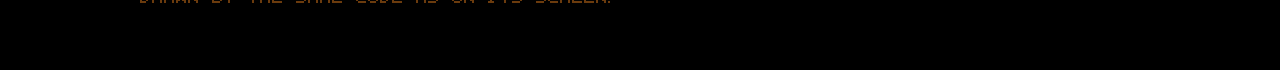
<file: web/site/guide.html>
<!doctype html>
<!-- SPDX-License-Identifier: GPL-3.0-only
     Carnac Button Guide: what every FM1 button does, drawn with the firmware's runes and stones (a port of
     ui_seq_draw.c). Self-contained; make_site.py copies it to guide/index.html. --><html><head><meta charset=utf8><meta name=viewport content="width=device-width,initial-scale=1,viewport-fit=cover"><style>:root{color-scheme:light;box-sizing:border-box;padding-top:env(safe-area-inset-top,0px);padding-bottom:env(safe-area-inset-bottom,0px)}html{scroll-padding-top:env(safe-area-inset-top,0px)}body{margin:0;padding:0;font:14px -apple-system,BlinkMacSystemFont,sans-serif;background:#fff;color:#000}img{max-width:100%}[hidden]:not([hidden=until-found i]){display:none!important}</style></head><body>
<title>Carnac Button Guide</title>
<meta name="claude:viewport-fit-sides" content="cover">
<style>
/* Layout: the FM1's own screen, grown to a page. Black ground, the rune face at whole-pixel sizes (20px = 2 screen
   pixels a rune pixel), the palette of GLOBAL > THEME, hewn tablets for cards, grass where a rule would be, a moon
   waxing section by section. Single dark look by design: the firmware has no light theme. */
@font-face { font-family: "Carnac Rune"; src: url([data-uri]) format("woff"); font-display: block; }
:root {
  color-scheme: dark;
  --bg: #000000; --surf: #221000; --text: #ff8c1e; --theme: #ff6e00; --accent: #ffbe5a; --mid: #b26215;
  --dim: #6b3b0d; --sel: #733200; --lane: #ffc88c; --noise: none;
  --rune: "Carnac Rune", "Courier New", monospace;
}
body { background: var(--bg); color: var(--text); font-family: var(--rune); font-size: 20px; line-height: 30px;
  -webkit-font-smoothing: none; text-rendering: optimizeSpeed; image-rendering: pixelated; }
main { max-width: 1000px; margin: 0 auto; padding-block: 16px 60px;
  padding-left: max(16px, env(safe-area-inset-left, 0px)); padding-right: max(16px, env(safe-area-inset-right, 0px));
  display: grid; gap: 36px; }
canvas { image-rendering: pixelated; image-rendering: crisp-edges; display: block; }
h1, h2, h3, p { margin: 0; font-weight: normal; }
h1 { font-size: 60px; line-height: 66px; letter-spacing: .2em; color: var(--theme); }
h2 { font-size: 40px; line-height: 48px; letter-spacing: .2em; color: var(--theme); text-wrap: balance; }
h3 { font-size: 20px; letter-spacing: .2em; color: var(--accent); }
p { max-width: 62ch; }
.mid { color: var(--mid); }
.dim { color: var(--dim); }
.acc { color: var(--accent); }
.b { background: var(--noise) var(--sel); background-size: 128px 32px; color: var(--lane); padding: 0 6px; white-space: nowrap; }
ul.r { list-style: none; margin: 0; padding: 0; display: grid; gap: 8px; }
ul.r > li { padding-left: 24px; position: relative; }
ul.r > li::before { content: "\00b7"; position: absolute; left: 4px; color: var(--mid); }
ol.r { list-style: none; margin: 0; padding: 0; display: grid; gap: 10px; counter-reset: s; }
ol.r > li { padding-left: 36px; position: relative; counter-increment: s; }
ol.r > li::before { content: counter(s); position: absolute; left: 0; color: var(--bg); background: var(--theme); width: 24px; text-align: center; }

/* the screen header strip: title, tab, moon */
.bar { display: flex; align-items: center; gap: 16px; min-height: 40px; }
.bar .t { color: var(--theme); letter-spacing: .1em; }
.bar .tab { color: var(--theme); text-decoration: underline; text-underline-offset: 6px; text-decoration-thickness: 2px; }
.bar .sp { flex: 1; }
.bar .tabs { color: var(--dim); display: flex; gap: 12px; }
.theme { display: flex; align-items: center; gap: 4px; }
.theme button { font: inherit; color: var(--text); background: none; border: 0; padding: 0 8px; cursor: pointer; }
.theme button:focus-visible, [tabindex]:focus-visible { outline: 2px solid var(--accent); outline-offset: 2px; }
.theme output { background: var(--noise) var(--sel); background-size: 128px 32px; color: var(--lane); padding: 0 8px; min-width: 132px; text-align: center; }

section { display: grid; gap: 22px; }
.head { display: flex; align-items: flex-end; gap: 16px; }
.head h2 { flex: 1; min-width: 0; }
.head .tag { color: var(--mid); letter-spacing: .1em; padding-bottom: 6px; white-space: nowrap; }
.grass { width: 100%; height: 16px; }
.wide { overflow-x: auto; overflow-y: hidden; padding-bottom: 4px; }
.lede { color: var(--text); }

/* hewn tablets drawn behind boxes (canvas.bg) */
.tab, .dlg, .strip { position: relative; isolation: isolate; }
.tab > canvas.bg, .dlg > canvas.bg, .strip > canvas.bg { position: absolute; inset: 0; width: 100%; height: 100%; z-index: -1; }
.tab { padding: 22px 24px; display: grid; gap: 14px; align-content: start; min-width: 0; }
.two { display: grid; grid-template-columns: repeat(auto-fit, minmax(380px, 1fr)); gap: 18px; }
@media (max-width: 460px) { .two { grid-template-columns: 1fr; } .tab { padding: 18px 16px; } }

/* the panel legend */
.legend { list-style: none; margin: 0; padding: 0; display: grid; grid-template-columns: repeat(auto-fill, minmax(290px, 1fr)); gap: 6px 22px; }
.legend li { display: grid; grid-template-columns: 26px 1fr; gap: 12px; padding: 6px; cursor: default; }
.legend li.hl, .legend li:hover { background: var(--surf); }
.legend .k { background: var(--noise) var(--sel); background-size: 128px 32px; color: var(--accent); text-align: center; height: 30px; }
.legend b { font-weight: normal; color: var(--theme); display: block; letter-spacing: .1em; }
.legend span { color: var(--mid); display: block; }

/* page chains */
.grp { display: grid; grid-template-columns: 76px 1fr; gap: 20px; align-items: start; padding-block: 14px; }
.grp + .grp { border-top: 2px dotted var(--dim); }
.grp > div { min-width: 0; display: grid; gap: 14px; }
.chain { list-style: none; margin: 0; padding: 0; display: flex; flex-wrap: wrap; align-items: flex-end; gap: 6px 4px; }
.chain li { display: flex; align-items: flex-end; gap: 4px; }
.chain li + li::before { content: "\2192"; color: var(--dim); padding: 0 6px 30px; }
.chain .pg { display: grid; justify-items: center; gap: 4px; }
.chain .pg span { color: var(--text); white-space: nowrap; }
.chain .pg.opt span { color: var(--mid); }
.chain .back { color: var(--dim); padding-bottom: 30px; }
.knobs { display: flex; flex-wrap: wrap; gap: 10px 22px; align-items: end; }
.knobs .kn { display: grid; justify-items: center; gap: 2px; color: var(--mid); }
.knobs .cap { color: var(--dim); align-self: center; letter-spacing: .1em; }
.note { color: var(--mid); }

/* the screen mock */
.scr { background: var(--bg); border: 2px solid var(--dim); padding: 10px 12px; display: grid; gap: 0; max-width: 340px; }
.scr .hd { display: flex; justify-content: space-between; color: var(--theme); border-bottom: 2px dotted var(--dim); margin-bottom: 6px; padding-bottom: 2px; }
.scr .row { display: flex; justify-content: space-between; color: var(--text); padding: 0 6px; }
.scr .row.on { background: var(--noise) var(--sel); background-size: 128px 32px; color: var(--lane); }
.scr .row.grey { color: var(--dim); }

/* menu-list tables */
.menu { display: grid; gap: 0; }
.menu .row { display: grid; grid-template-columns: minmax(0, 1fr) minmax(0, 1.3fr); gap: 16px; padding: 3px 8px; }
.menu.three .row { grid-template-columns: minmax(0, .9fr) minmax(0, .8fr) minmax(0, 1.3fr); }
.menu .row:hover { background: var(--noise) var(--sel); background-size: 128px 32px; color: var(--lane); }
.menu .row:hover span { color: var(--lane); }
.menu .hd { color: var(--dim); letter-spacing: .1em; }
.menu .hd:hover { background: none; color: var(--dim); }
.menu .row span:first-child { color: var(--theme); }
.menu .row span:last-child { text-align: right; }
@media (max-width: 560px) { .menu .row, .menu.three .row { grid-template-columns: 1fr; gap: 0; } .menu .row span:last-child { text-align: left; } .menu .row { padding-block: 6px; } }

.strip { display: flex; justify-content: space-between; padding: 10px 18px; color: var(--text); gap: 16px; flex-wrap: wrap; }
.dlg { display: grid; justify-items: center; gap: 4px; padding: 22px 18px; color: var(--text); max-width: 360px; }
.dlg .q { color: var(--theme); letter-spacing: .1em; }
.dlg .yn { display: flex; gap: 36px; margin-top: 6px; }
.dlg .yes { border: 2px solid var(--mid); border-radius: 12px; padding: 0 14px; color: var(--accent); }

.lights { list-style: none; margin: 0; padding: 0; display: grid; grid-template-columns: repeat(auto-fill, minmax(300px, 1fr)); gap: 16px 22px; }
.lights li { display: grid; grid-template-columns: 72px 1fr; gap: 14px; align-items: center; }
.cap2 { display: grid; gap: 8px; justify-items: center; color: var(--mid); }
.row2 { display: flex; flex-wrap: wrap; gap: 24px; align-items: end; }
footer { color: var(--dim); }
@media (max-width: 520px) { h1 { font-size: 40px; line-height: 48px; } h2 { font-size: 40px; letter-spacing: .1em; } .grp { grid-template-columns: 1fr; } .bar .tabs { display: none; } }
@media (prefers-reduced-motion: reduce) { * { transition: none !important; animation: none !important; } }
</style>

<main>
<div class="bar">
  <a class="t" href="../" style="text-decoration:none">CARNAC</a><a class="tab" href="../manual/">MANUAL</a>
  <span class="sp"></span>
  <div class="theme" role="group" aria-label="Screen theme">
    <span class="mid">THEME</span>
    <button type="button" id="thPrev" aria-label="Previous theme">&lt;</button>
    <output id="thName" aria-live="polite">SAMHAIN</output>
    <button type="button" id="thNext" aria-label="Next theme">&gt;</button>
  </div>
  <canvas data-draw="moon" data-phase="full-usb" width="18" height="20" aria-hidden="true"></canvas>
</div>

<header style="display:grid;gap:18px">
  <div class="wide"><canvas data-draw="hero" role="img" aria-label="A row of standing stones under a full moon"></canvas></div>
  <h1>CARNAC</h1>
  <p class="lede">What every button on the FM1 does, drawn in the screen's own runes and stones.</p>
  <p class="mid">Most buttons open a page. Press the same button again for its next page. The letters below find each control on the drawing. THEME, top right, repaints this manual in any palette from GLOBAL &gt; THEME.</p>
</header>

<section aria-labelledby="s-panel">
  <div class="head"><h2 id="s-panel">THE PANEL</h2><span class="tag">A-K</span><canvas data-draw="moon" data-phase="0" aria-hidden="true"></canvas></div>
  <canvas class="grass" data-draw="grass" data-salt="11" aria-hidden="true"></canvas>
  <div class="wide"><canvas id="panel" data-draw="panel" role="img" aria-label="The FM1 panel drawn in runes, with lettered callouts A to K"></canvas></div>
  <ul class="legend" id="legend">
    <li tabindex="0" data-c="A"><div class="k">A</div><div><b>MASTER</b><span>Volume. The one knob no page uses.</span></div></li>
    <li tabindex="0" data-c="B"><div class="k">B</div><div><b>SELECT</b><span>Moves the cursor up and down the page.</span></div></li>
    <li tabindex="0" data-c="C"><div class="k">C</div><div><b>PRESETS</b><span>Loads the next saved patch, performance, sequence or arp.</span></div></li>
    <li tabindex="0" data-c="D"><div class="k">D</div><div><b>ALGORITHM</b><span>Changes the value under the cursor.</span></div></li>
    <li tabindex="0" data-c="E"><div class="k">E</div><div><b>OCT- / OCT+</b><span>Octave down / up. Held with HOME, SAVE or a key, a second job.</span></div></li>
    <li tabindex="0" data-c="F"><div class="k">F</div><div><b>SCREEN</b><span>The open page, its rows, the moon (battery).</span></div></li>
    <li tabindex="0" data-c="G"><div class="k">G</div><div><b>KNOBS 1-4</b><span>Follow the page. Their names are on the screen.</span></div></li>
    <li tabindex="0" data-c="H"><div class="k">H</div><div><b>SOUND BUTTONS</b><span>FX SEL ENV LFO EDIT GLO shape the sound.</span></div></li>
    <li tabindex="0" data-c="I"><div class="k">I</div><div><b>HOME SAVE ARP SEQ</b><span>The performance, saving, arp and sequencer.</span></div></li>
    <li tabindex="0" data-c="J"><div class="k">J</div><div><b>PLAY / REC</b><span>Start, stop, and record into the SEQ or ARP.</span></div></li>
    <li tabindex="0" data-c="K"><div class="k">K</div><div><b>KEYS</b><span>Play notes. On SEQ and ARP some become steps and switches.</span></div></li>
  </ul>
</section>

<section aria-labelledby="s-sound">
  <div class="head"><h2 id="s-sound">THE SOUND BUTTONS</h2><span class="tag">H</span><canvas data-draw="moon" data-phase="1" aria-hidden="true"></canvas></div>
  <canvas class="grass" data-draw="grass" data-salt="23" aria-hidden="true"></canvas>
  <p>Each press moves to the next stone in the row, and after the last one back to the first. Only the button of the open page lights. These pages edit the layer you have picked on HOME.</p>
  <div>
    <div class="grp"><canvas data-draw="btn" data-label="FX" data-state="lit" role="img" aria-label="FX button, lit"></canvas><div>
      <ol class="chain"><li><div class="pg"><canvas data-draw="pstone" data-seed="1"></canvas><span>OSC 1</span></div></li><li><div class="pg opt"><canvas data-draw="pstone" data-seed="2" data-opt="1"></canvas><span>OSC 2</span></div></li><li><div class="pg opt"><canvas data-draw="pstone" data-seed="3" data-opt="1"></canvas><span>ATTACK</span></div></li><li><div class="pg"><canvas data-draw="pstone" data-seed="4"></canvas><span>OSC MIX</span></div></li><li><span class="back">BACK TO OSC 1</span></li></ol>
      <div class="knobs"><span class="cap">OSC 1</span><div class="kn">WAVE SCAN<canvas data-draw="dial" data-v=".55"></canvas></div><div class="kn">OCTAVE<canvas data-draw="dial" data-v=".5"></canvas></div><div class="kn">FINE TUNE<canvas data-draw="dial" data-v=".5"></canvas></div><div class="kn">PITCH MOD<canvas data-draw="dial" data-v=".1"></canvas></div></div>
      <p class="note">Outlined stones show only on some voices: OSC 2 on DUAL OSC and STACK, ATTACK on STRIKE.</p>
    </div></div>
    <div class="grp"><canvas data-draw="btn" data-label="SEL" data-state="lit" role="img" aria-label="SEL button, lit"></canvas><div>
      <ol class="chain"><li><div class="pg"><canvas data-draw="pstone" data-seed="5"></canvas><span>FILTER 1</span></div></li><li><div class="pg opt"><canvas data-draw="pstone" data-seed="6" data-opt="1"></canvas><span>FILTER 2</span></div></li><li><div class="pg opt"><canvas data-draw="pstone" data-seed="7" data-opt="1"></canvas><span>FILTER MIX</span></div></li><li><span class="back">BACK TO FILTER 1</span></li></ol>
      <div class="knobs"><span class="cap">FILTER</span><div class="kn">TYPE MORPH<canvas data-draw="dial" data-v=".3"></canvas></div><div class="kn">CUTOFF<canvas data-draw="dial" data-v=".85"></canvas></div><div class="kn">RESONANCE<canvas data-draw="dial" data-v=".2"></canvas></div><div class="kn">MOD AMOUNT<canvas data-draw="dial" data-v=".6"></canvas></div></div>
      <p class="note">FILTER 2 on DUAL FILTER and STACK voices. FILTER MIX on those and BINAURAL.</p>
    </div></div>
    <div class="grp"><canvas data-draw="btn" data-label="ENV" data-state="lit" role="img" aria-label="ENV button, lit"></canvas><div>
      <ol class="chain"><li><div class="pg"><canvas data-draw="pstone" data-seed="8"></canvas><span>ENV 1</span></div></li><li><div class="pg"><canvas data-draw="pstone" data-seed="9"></canvas><span>ENV 2</span></div></li><li><div class="pg"><canvas data-draw="pstone" data-seed="10"></canvas><span>ENV 3</span></div></li><li><span class="back">BACK TO ENV 1</span></li></ol>
      <div class="knobs"><div class="kn">ATTACK<canvas data-draw="dial" data-v=".1"></canvas></div><div class="kn">DECAY<canvas data-draw="dial" data-v=".45"></canvas></div><div class="kn">SUSTAIN<canvas data-draw="dial" data-v=".7"></canvas></div><div class="kn">RELEASE<canvas data-draw="dial" data-v=".4"></canvas></div></div>
    </div></div>
    <div class="grp"><canvas data-draw="btn" data-label="LFO" data-state="lit" role="img" aria-label="LFO button, lit"></canvas><div>
      <ol class="chain"><li><div class="pg"><canvas data-draw="pstone" data-seed="11"></canvas><span>LFO 1</span></div></li><li><div class="pg"><canvas data-draw="pstone" data-seed="12"></canvas><span>LFO 2</span></div></li><li><div class="pg"><canvas data-draw="pstone" data-seed="13"></canvas><span>LFO 3</span></div></li><li><span class="back">BACK TO LFO 1</span></li></ol>
      <div class="knobs"><div class="kn">SHAPE<canvas data-draw="dial" data-v=".25"></canvas></div><div class="kn">RATE<canvas data-draw="dial" data-v=".5"></canvas></div><div class="kn">DELAY<canvas data-draw="dial" data-v="0"></canvas></div><div class="kn">FADE<canvas data-draw="dial" data-v=".5"></canvas></div></div>
    </div></div>
    <div class="grp"><canvas data-draw="btn" data-label="EDIT" data-state="lit" role="img" aria-label="EDIT button, lit"></canvas><div>
      <ol class="chain"><li><div class="pg"><canvas data-draw="pstone" data-seed="14"></canvas><span>MOD 1</span></div></li><li><div class="pg"><canvas data-draw="pstone" data-seed="15"></canvas><span>MOD 2</span></div></li><li><div class="pg"><canvas data-draw="pstone" data-seed="16"></canvas><span>MOD 3</span></div></li><li><span class="back">BACK TO MOD 1</span></li></ol>
      <p class="note">Each MOD page is one modulation slot, drawn as a ring of destination stones. Turn a destination's amount to route the slot to it.</p>
    </div></div>
    <div class="grp"><canvas data-draw="btn" data-label="GLO" data-state="lit" role="img" aria-label="GLO button, lit"></canvas><div>
      <ol class="chain"><li><div class="pg"><canvas data-draw="pstone" data-seed="17"></canvas><span>AMP</span></div></li><li><div class="pg"><canvas data-draw="pstone" data-seed="18"></canvas><span>EFFECTS</span></div></li><li><span class="back">BACK TO AMP</span></li></ol>
      <div class="knobs"><span class="cap">AMP</span><div class="kn">DRIVE<canvas data-draw="dial" data-v=".2"></canvas></div><div class="kn">AMP MOD<canvas data-draw="dial" data-v="0"></canvas></div><div class="kn">DELAY SEND<canvas data-draw="dial" data-v=".35"></canvas></div><div class="kn">REVERB SEND<canvas data-draw="dial" data-v=".6"></canvas></div></div>
      <div class="knobs"><span class="cap">EFFECTS</span><div class="kn">DELAY TIME<canvas data-draw="dial" data-v=".5"></canvas></div><div class="kn">DELAY FDBK<canvas data-draw="dial" data-v=".4"></canvas></div><div class="kn">REVERB TIME<canvas data-draw="dial" data-v=".75"></canvas></div><div class="kn">REVERB DAMP<canvas data-draw="dial" data-v=".3"></canvas></div></div>
      <p class="note">One press flips between the sends and the effects they feed.</p>
    </div></div>
  </div>
</section>

<section aria-labelledby="s-enc">
  <div class="head"><h2 id="s-enc">THE ENCODERS</h2><span class="tag">B C D</span><canvas data-draw="moon" data-phase="2" aria-hidden="true"></canvas></div>
  <canvas class="grass" data-draw="grass" data-salt="37" aria-hidden="true"></canvas>
  <div class="two">
    <div class="tab" data-tab="rock-edge" data-seed="31">
      <h3>SELECT, THEN ALGORITHM</h3>
      <div class="row2">
        <div class="cap2"><canvas data-draw="enc" data-dir="v" role="img" aria-label="SELECT encoder"></canvas>SELECT</div>
        <div class="scr" aria-label="Screen: FILTER 1 with CUTOFF selected" role="img">
          <div class="hd"><span>L1 FLT1</span><span class="mid">MULTI</span></div>
          <div class="row"><span>TYPE MORPH</span><span>40</span></div>
          <div class="row on"><span>CUTOFF</span><span>84</span></div>
          <div class="row"><span>RESONANCE</span><span>22</span></div>
          <div class="row"><span>MOD AMOUNT</span><span>+12</span></div>
          <div class="row grey"><span>MORPH MOD</span><span>0</span></div>
        </div>
        <div class="cap2"><canvas data-draw="enc" data-dir="h" role="img" aria-label="ALGORITHM encoder"></canvas>ALGORITHM</div>
      </div>
      <ul class="r">
        <li><span class="acc">SELECT</span> moves the lit row. Dim rows are skipped.</li>
        <li><span class="acc">ALGORITHM</span> changes the lit row's value. While it turns, a large tablet shows the row and its value. The tablet goes away 1.5 s after you stop.</li>
      </ul>
    </div>
    <div class="tab" data-tab="rock-edge" data-seed="47">
      <h3>PRESETS LOADS WHAT THE PAGE IS ABOUT</h3>
      <p>Each click steps to the next saved slot and loads it at once. A list of names stays up 2 s after the last click.</p>
      <div class="menu">
        <div class="row hd"><span>ON THIS PAGE</span><span>PRESETS LOADS</span></div>
        <div class="row"><span>SOUND PAGES</span><span>A PATCH, INTO THE PICKED LAYER</span></div>
        <div class="row"><span>HOME</span><span>A WHOLE PERFORMANCE</span></div>
        <div class="row"><span>SEQ</span><span>A SEQUENCE</span></div>
        <div class="row"><span>ARP</span><span>AN ARP PATTERN</span></div>
      </div>
      <p class="note">While HOME is held PRESETS does nothing, so a slip of the hand loads nothing.</p>
    </div>
  </div>
</section>

<section aria-labelledby="s-home">
  <div class="head"><h2 id="s-home">HOME</h2><span class="tag">I</span><canvas data-draw="moon" data-phase="3" aria-hidden="true"></canvas></div>
  <canvas class="grass" data-draw="grass" data-salt="41" aria-hidden="true"></canvas>
  <div class="grp" style="border:0"><canvas data-draw="btn" data-label="HOME" data-state="lit" role="img" aria-label="HOME button, lit"></canvas><div>
    <ol class="chain"><li><div class="pg"><canvas data-draw="pstone" data-seed="21"></canvas><span>LAYER</span></div></li><li><div class="pg opt"><canvas data-draw="pstone" data-seed="22" data-opt="1"></canvas><span>ZONES</span></div></li><li><div class="pg"><canvas data-draw="pstone" data-seed="23"></canvas><span>PERF</span></div></li><li><div class="pg"><canvas data-draw="pstone" data-seed="24"></canvas><span>GLOBAL</span></div></li><li><span class="back">BACK TO LAYER</span></li></ol>
    <div class="menu three">
      <div class="row hd"><span>PAGE</span><span>KNOBS</span><span>WHAT IT IS</span></div>
      <div class="row"><span>LAYER</span><span>VELOCITY, MOD WHEEL, CC1, PORTA</span><span>The layer you are editing.</span></div>
      <div class="row"><span>ZONES</span><span>SPLIT, FADE, VEL SPLIT, VEL FADE</span><span>Where the layers meet. DUAL and SPLIT only.</span></div>
      <div class="row"><span>PERF</span><span>L1 PATCH, L2 PATCH, SEQ LINK, ARP LINK</span><span>What the performance holds.</span></div>
      <div class="row"><span>GLOBAL</span><span>TUNE, CURVE, CLOCK, TEMPO</span><span>The instrument, not the sound. THEME is here.</span></div>
    </div>
  </div></div>
  <div class="two">
    <div class="tab" data-tab="rock-edge" data-seed="53">
      <h3>A PERFORMANCE IS A DOLMEN</h3>
      <div class="wide"><canvas data-draw="dolmen" role="img" aria-label="A dolmen: the capstone is the performance, the four pillars are layer 1, layer 2, the sequence and the arp"></canvas></div>
      <p>The capstone is the performance. It rests on four pillars: the two patches, the sequence and the arp. A pillar grows with how far its part is from the factory one. On a SINGL performance the layer 2 pillar lies in rubble.</p>
    </div>
    <div class="tab" data-tab="rock-edge" data-seed="59">
      <h3>HOLD HOME TO PICK THE LAYER</h3>
      <div class="row2"><canvas data-draw="btn" data-label="HOME" data-state="lit" role="img" aria-label="HOME held"></canvas><span class="mid" style="align-self:center">HELD +</span><canvas data-draw="btn" data-label="OCT-" data-w="40" role="img" aria-label="OCT minus"></canvas><canvas data-draw="btn" data-label="OCT+" data-w="40" role="img" aria-label="OCT plus"></canvas></div>
      <div class="strip" data-tab="strip" data-seed="61"><span>&lt; OCT- &nbsp;L1</span><span>L2 &nbsp;OCT+ &gt;</span></div>
      <p>Hold <span class="b">HOME</span> and this strip appears at the foot of the screen. <span class="b">OCT-</span> picks layer 1, <span class="b">OCT+</span> layer 2. The picked layer's OCT button lights and the other one flashes. In DUAL the keys then play the picked layer. Used like this, HOME does not change the page when you let go.</p>
    </div>
  </div>
</section>

<section aria-labelledby="s-save">
  <div class="head"><h2 id="s-save">SAVE</h2><span class="tag">I</span><canvas data-draw="moon" data-phase="4" aria-hidden="true"></canvas></div>
  <canvas class="grass" data-draw="grass" data-salt="53" aria-hidden="true"></canvas>
  <div class="two">
    <div class="tab" data-tab="rock-edge" data-seed="67">
      <h3>THREE MOVES</h3>
      <ol class="r">
        <li>Press <span class="b">SAVE</span>. The save page opens on what the page you came from holds: a sound page the picked layer's PATCH, HOME the PERFORMANCE, SEQ the SEQUENCE, ARP the ARP.</li>
        <li>Turn <span class="acc">ALGORITHM</span> or knob 2 to choose the slot. Knobs 3 and 4 write the name on a keyboard of runes.</li>
        <li>Press <span class="b">SAVE</span> again while it flashes. You go back to the page you came from.</li>
      </ol>
    </div>
    <div class="tab" data-tab="rock-edge" data-seed="71">
      <h3>READ THE MOON</h3>
      <div class="row2">
        <div class="cap2"><canvas data-draw="bank" data-used="0" role="img" aria-label="An empty slot: an outlined stone under a full moon"></canvas><span>FULL MOON: EMPTY</span></div>
        <div class="cap2"><canvas data-draw="bank" data-used="1" role="img" aria-label="A used slot: a solid stone under a crescent"></canvas><span class="acc">CRESCENT: OVERWRITES</span></div>
      </div>
      <p>The bank is a hill of slots, a mark for each one in use. The chosen slot is a stone. An empty slot saves at once. A used one asks first:</p>
      <div class="dlg" data-tab="dlg" data-seed="73"><span class="q">OVERWRITE?</span><span>SLOT 024 &nbsp;OLD DUSK</span><div class="yn"><span class="mid">NO</span><span class="yes">YES</span></div></div>
      <p class="note">Turn ALGORITHM to YES and press SAVE.</p>
    </div>
  </div>
  <div class="tab" data-tab="rock-edge" data-seed="79">
    <h3>COPY AND PASTE: HOLD SAVE</h3>
    <div class="strip" data-tab="strip" data-seed="83"><span>&lt; OCT- &nbsp;COPY PATCH</span><span>PASTE &nbsp;OCT+ &gt;</span></div>
    <ul class="r">
      <li>Hold <span class="b">SAVE</span> + <span class="b">OCT-</span> to copy what SAVE would save here.</li>
      <li>Hold <span class="b">SAVE</span> + <span class="b">OCT+</span> to paste it over the current one. The save page opens and asks PASTE? first.</li>
    </ul>
    <p class="note">128 patch slots. 32 each of performances, sequences and arps.</p>
  </div>
</section>

<section aria-labelledby="s-seq">
  <div class="head"><h2 id="s-seq">SEQ</h2><span class="tag">I K</span><canvas data-draw="moon" data-phase="5" aria-hidden="true"></canvas></div>
  <canvas class="grass" data-draw="grass" data-salt="61" aria-hidden="true"></canvas>
  <p>On the SEQ page the 16 white keys are the 16 steps of the lane on screen. Each step is a stone that grows with its value. Press <span class="b">SEQ</span> again for the next lane.</p>
  <div class="wide"><canvas data-draw="seq" role="img" aria-label="Sixteen step stones above sixteen white keys. Step 3 is the playhead, steps 5 to 8 are on the knobs, step 10 is tied, step 12 is muted, steps 13 to 16 are outside the loop."></canvas></div>
  <div class="menu">
    <div class="row hd"><span>IN THE PICTURE</span><span>MEANS</span></div>
    <div class="row"><span>BRIGHTEST STONE</span><span>THE PLAYHEAD</span></div>
    <div class="row"><span>LIT STONES 5-8</span><span>THE FOUR STEPS ON KNOBS 1-4</span></div>
    <div class="row"><span>CAPSTONE 9-10</span><span>A TIE: STEP 9 RINGS ON</span></div>
    <div class="row"><span>CRUMBLING STONE</span><span>A MUTED STEP</span></div>
    <div class="row"><span>GRASS</span><span>THE LOOP. DIM STONES PLAY NOT</span></div>
  </div>
  <div class="two">
    <div class="tab" data-tab="rock-edge" data-seed="89">
      <h3>EDIT STEPS</h3>
      <ul class="r">
        <li>Tap a white key: that step and the three after it go on knobs 1-4 (from 13 on, steps 13-16).</li>
        <li>The knobs set those steps: a note, or the lane's value.</li>
        <li><span class="acc">SELECT</span> walks the steps four at a time, then the settings at the foot of the screen: scale, root, mode, target.</li>
        <li>The black keys are silent here.</li>
      </ul>
    </div>
    <div class="tab" data-tab="rock-edge" data-seed="97">
      <h3>LOOP AND RECORD</h3>
      <ul class="r">
        <li>Hold <span class="b">OCT-</span> + a white key: the loop starts on that step.</li>
        <li>Hold <span class="b">OCT+</span> + a white key: the loop ends on that step.</li>
        <li>A tap of OCT- / OCT+ with no key still moves the octave.</li>
        <li><span class="b">REC</span>: step record. The keys play as usual and write into the record step. Hold keys together for a chord of up to 4 notes.</li>
      </ul>
    </div>
  </div>
</section>

<section aria-labelledby="s-arp">
  <div class="head"><h2 id="s-arp">ARP</h2><span class="tag">I K</span><canvas data-draw="moon" data-phase="6" aria-hidden="true"></canvas></div>
  <canvas class="grass" data-draw="grass" data-salt="71" aria-hidden="true"></canvas>
  <p>On the ARP page the keyboard splits. The low 13 keys play chords. The white keys above are the pattern's 8 steps, and the black keys between them are switches.</p>
  <div class="wide"><canvas data-draw="arp" role="img" aria-label="Keyboard on the ARP page: chord keys F3 to F4, steps 1 to 8 on G4 to G5, switches LATCH TIE CLEAR COPY ACCENT on the black keys"></canvas></div>
  <div class="two">
    <div class="tab" data-tab="rock-edge" data-seed="101">
      <h3>CHORDS AND STEPS</h3>
      <ul class="r">
        <li>Hold a chord key to hear its chord arpeggiated. While the ARP plays, a chord key moves the pattern to its key.</li>
        <li>Hold a step key + a chord key: the chord goes into that step, with the four knob settings.</li>
        <li>Hold a step key + turn a knob: that step changes at once.</li>
        <li>Knobs: RATE, OCTAVE, STYLE, RHYTHM.</li>
      </ul>
    </div>
    <div class="tab" data-tab="rock-edge" data-seed="103">
      <h3>THE SWITCHES</h3>
      <div class="menu">
        <div class="row"><span>LATCH</span><span>THE ARP PLAYS ON AFTER YOU LET GO</span></div>
        <div class="row"><span>TIE + STEP</span><span>THE CHORD BEFORE RINGS ON</span></div>
        <div class="row"><span>CLEAR + STEP</span><span>THE STEP RESTS</span></div>
        <div class="row"><span>COPY + STEPS</span><span>FIRST TAPPED IS COPIED TO THE REST</span></div>
        <div class="row"><span>ACCENT + STEP</span><span>ACCENT ON OR OFF</span></div>
        <div class="row"><span>REC</span><span>CHORD KEYS RECORD INTO STEPS 1, 2, 3...</span></div>
      </div>
    </div>
  </div>
</section>

<section aria-labelledby="s-tr">
  <div class="head"><h2 id="s-tr">PLAY, REC, OCTAVE</h2><span class="tag">J E</span><canvas data-draw="moon" data-phase="7" aria-hidden="true"></canvas></div>
  <canvas class="grass" data-draw="grass" data-salt="83" aria-hidden="true"></canvas>
  <div class="two">
    <div class="tab" data-tab="rock-edge" data-seed="107">
      <div class="row2"><canvas data-draw="btn" data-label="PLAY" data-state="play" role="img" aria-label="PLAY, lit green"></canvas><h3 style="align-self:center">PLAY FOLLOWS THE PAGE</h3></div>
      <div class="menu">
        <div class="row"><span>ON SEQ</span><span>STARTS OR STOPS THE SEQUENCER</span></div>
        <div class="row"><span>ON ARP</span><span>STARTS OR STOPS THE ARP</span></div>
        <div class="row"><span>ANYWHERE ELSE</span><span>BOTH</span></div>
      </div>
      <p class="note">If one already plays, the other waits for its next bar, so the two stay in time.</p>
    </div>
    <div class="tab" data-tab="rock-edge" data-seed="109">
      <div class="row2"><canvas data-draw="btn" data-label="REC" data-state="rec" role="img" aria-label="REC, lit red"></canvas><h3 style="align-self:center">REC RECORDS INTO THE PAGE</h3></div>
      <div class="menu">
        <div class="row"><span>ON SEQ</span><span>STEP RECORD ON / OFF</span></div>
        <div class="row"><span>ON ARP</span><span>CHORD RECORD ARMED / OFF</span></div>
      </div>
      <p class="note">PLAY lights green while playing and red while recording.</p>
    </div>
    <div class="tab" data-tab="rock-edge" data-seed="113">
      <div class="row2"><canvas data-draw="btn" data-label="OCT-" data-w="40" role="img" aria-label="OCT minus"></canvas><canvas data-draw="btn" data-label="OCT+" data-w="40" data-state="lit" role="img" aria-label="OCT plus, lit"></canvas></div>
      <p>A tap moves the keys down or up an octave, three each way. The button stays lit while you are off the middle octave, where the keys run F3 to G5.</p>
    </div>
  </div>
</section>

<section aria-labelledby="s-all">
  <div class="head"><h2 id="s-all">LIGHTS AND HOLDS</h2><span class="tag">ALL</span><canvas data-draw="moon" data-phase="8" aria-hidden="true"></canvas></div>
  <canvas class="grass" data-draw="grass" data-salt="97" aria-hidden="true"></canvas>
  <ul class="lights">
    <li><canvas data-draw="btn" data-label="SEL" data-state="lit" role="img" aria-label="SEL lit"></canvas><span>The lit button is the page on screen. The rest stay dark.</span></li>
    <li><canvas data-draw="btn" data-label="PLAY" data-state="play" role="img" aria-label="PLAY green"></canvas><span>Green: playing. Red: recording.</span></li>
    <li><canvas data-draw="btn" data-label="SAVE" data-state="flash" role="img" aria-label="SAVE flashing"></canvas><span>Flashing: a press of SAVE saves now.</span></li>
    <li><canvas data-draw="moon" data-phase="batt" role="img" aria-label="The header moon"></canvas><span>The moon on every page is the battery: new when empty, full when full, a ring of stars on USB power.</span></li>
  </ul>
  <div class="tab" data-tab="rock-edge" data-seed="127">
    <h3>EVERY HOLD</h3>
    <div class="menu three">
      <div class="row hd"><span>HOLD</span><span>PRESS</span><span>DOES</span></div>
      <div class="row"><span>HOME</span><span>OCT- / OCT+</span><span>EDIT LAYER 1 / 2</span></div>
      <div class="row"><span>SAVE</span><span>OCT-</span><span>COPY</span></div>
      <div class="row"><span>SAVE</span><span>OCT+</span><span>PASTE (ASKS FIRST)</span></div>
      <div class="row"><span>OCT- ON SEQ</span><span>A WHITE KEY</span><span>LOOP STARTS THERE</span></div>
      <div class="row"><span>OCT+ ON SEQ</span><span>A WHITE KEY</span><span>LOOP ENDS THERE</span></div>
      <div class="row"><span>A STEP ON ARP</span><span>CHORD KEY / KNOB</span><span>WRITE INTO THE STEP</span></div>
      <div class="row"><span>OCT- + OCT+</span><span>AT POWER-ON</span><span>HARDWARE CALIBRATION</span></div>
      <div class="row"><span>OCT- + OCT+</span><span>FOR 5 S</span><span>CHIP RESCUE MODE (RECOVERY ONLY)</span></div>
    </div>
    <p class="note">After two failed starts the FM1 opens SAFE MODE: no sound, USB on, so the web installer still reaches it. PLAY tries again.</p>
  </div>
</section>

<canvas class="grass" data-draw="grass" data-salt="131" aria-hidden="true"></canvas>
<footer><a href="../manual/" style="color:var(--mid)">THE FULL MANUAL</a> · <a href="../" style="color:var(--mid)">CARNAC OS HOME</a><br>CARNAC IS FREE GPL FIRMWARE FOR THE M-VAVE FM1. THE RUNES, STONES AND MOONS HERE ARE DRAWN BY THE SAME CODE AS ON ITS SCREEN.</footer>
</main>

<script>
(function () {
"use strict";
const GLYPHS = {" ":[0,0,0,0,0,0,0,0,0],"A":[4,10,10,17,17,31,17,17,17],"B":[30,17,17,18,30,17,17,17,30],"C":[15,16,16,16,16,16,16,16,15],"D":[28,18,17,17,17,17,17,18,28],"E":[31,16,16,16,30,16,16,16,31],"F":[31,16,16,16,30,16,16,16,16],"G":[15,16,16,16,19,17,17,17,15],"H":[17,17,17,17,31,17,17,17,17],"I":[14,4,4,4,4,4,4,4,14],"J":[7,2,2,2,2,2,2,18,12],"K":[17,17,18,20,24,20,18,17,17],"L":[16,16,16,16,16,16,16,16,31],"M":[17,27,21,21,17,17,17,17,17],"N":[17,25,25,21,21,21,19,19,17],"O":[14,17,17,17,17,17,17,17,14],"P":[30,17,17,17,30,16,16,16,16],"Q":[14,17,17,17,17,17,21,18,13],"R":[30,17,17,17,30,20,18,17,17],"S":[15,16,16,16,14,1,1,1,30],"T":[31,4,4,4,4,4,4,4,4],"U":[17,17,17,17,17,17,17,17,14],"V":[17,17,17,17,17,10,10,10,4],"W":[17,17,17,17,17,21,21,27,17],"X":[17,17,10,10,4,10,10,17,17],"Y":[17,17,10,10,4,4,4,4,4],"Z":[31,1,2,2,4,8,8,16,31],"0":[14,17,17,19,21,25,17,17,14],"1":[4,12,20,4,4,4,4,4,31],"2":[14,17,1,1,2,4,8,16,31],"3":[30,1,1,1,14,1,1,1,30],"4":[2,6,10,18,18,31,2,2,2],"5":[31,16,16,16,30,1,1,1,30],"6":[14,16,16,16,30,17,17,17,14],"7":[31,1,1,2,2,4,4,4,4],"8":[14,17,17,17,14,17,17,17,14],"9":[14,17,17,17,15,1,1,1,14],".":[0,0,0,0,0,0,0,0,4],"-":[0,0,0,0,14,0,0,0,0],"_":[0,0,0,0,0,0,0,0,31],"/":[1,1,2,2,4,8,8,16,16],"?":[14,17,1,2,4,4,0,0,4],"!":[4,4,4,4,4,4,0,0,4],":":[0,0,4,0,0,0,4,0,0],"+":[0,0,4,4,31,4,4,0,0],">":[0,16,8,4,2,4,8,16,0],"<":[0,1,2,4,8,4,2,1,0],"*":[0,0,4,21,14,21,4,0,0],"#":[0,10,10,31,10,31,10,10,0],",":[0,0,0,0,0,0,0,4,8],"(":[2,4,8,8,8,8,8,4,2],")":[8,4,2,2,2,2,2,4,8],"%":[25,25,2,2,4,8,8,19,19],"'":[4,4,0,0,0,0,0,0,0],"=":[0,0,0,31,0,31,0,0,0],"[":[14,8,8,8,8,8,8,8,14],"]":[14,2,2,2,2,2,2,2,14],"&":[12,18,18,12,8,21,18,18,13],";":[0,0,4,0,0,0,4,4,8],"\"":[10,10,0,0,0,0,0,0,0],"\u2192":[0,0,4,2,31,2,4,0,0],"\u2190":[0,0,4,8,31,8,4,0,0],"\u00b7":[0,0,0,0,4,0,0,0,0],"\u2013":[0,0,0,0,31,0,0,0,0],"\u2191":[4,14,21,4,4,4,4,4,0],"\u2193":[0,4,4,4,4,4,21,14,4],"\u2026":[0,0,0,0,0,0,0,0,21]};

/* ---------------------------------------------------------------- palettes (ui_seq_draw.c SQ_PAL / _LANE / NOISE / STONE / ROCK) */
const P = {
  SAMHAIN:   { surf:[34,16,0], text:[255,140,30], theme:[255,110,0], accent:[255,190,90], mid:[178,98,21], dim:[107,59,13], sel:[115,50,0], lane:[255,200,140], noise:[[80,28,0],[140,56,0],[110,42,0]], stone:[66,34,6], rock:[[14,5,0],[36,14,0],[48,19,0],[62,25,0],[76,31,0]] },
  "BLOOD MOON": { surf:[36,4,4], text:[255,70,60], theme:[230,20,20], accent:[255,140,120], mid:[178,49,42], dim:[107,29,25], sel:[104,9,9], lane:[255,190,180], noise:[[80,8,6],[140,18,14],[110,12,10]], stone:[66,14,12], rock:[[14,2,0],[36,5,2],[48,7,4],[62,9,6],[76,12,8]] },
  FIRE:      { surf:[27,4,0], text:[250,201,81], theme:[242,170,53], accent:[255,226,122], mid:[163,103,42], dim:[92,42,18], sel:[97,35,8], lane:[255,233,151], noise:[[65,15,2],[120,50,13],[91,30,7]], stone:[54,17,7], rock:[[11,2,0],[28,4,0],[38,6,0],[49,10,1],[61,15,2]] },
  SOLSTICE:  { surf:[12,21,34], text:[112,173,255], theme:[90,160,255], accent:[155,198,255], mid:[78,120,178], dim:[47,73,107], sel:[41,72,115], lane:[191,218,255], noise:[[28,50,80],[49,88,140],[39,69,110]], stone:[28,44,66], rock:[[5,9,14],[13,23,36],[17,30,48],[22,39,62],[27,48,76]] },
  LICHEN:    { surf:[19,28,9], text:[155,216,94], theme:[140,210,70], accent:[185,228,143], mid:[108,151,66], dim:[65,91,40], sel:[63,95,32], lane:[211,238,184], noise:[[44,66,22],[77,115,38],[60,91,30]], stone:[39,56,23], rock:[[8,12,4],[20,30,10],[26,40,13],[34,51,17],[42,63,21]] },
  HEATHER:   { surf:[32,14,25], text:[242,125,199], theme:[240,105,190], accent:[246,164,216], mid:[169,87,139], dim:[102,53,83], sel:[108,47,86], lane:[249,197,230], noise:[[75,33,60],[132,58,104],[104,45,82]], stone:[63,31,51], rock:[[13,6,10],[34,15,27],[45,20,36],[58,26,46],[72,31,57]] },
  RITUAL:    { surf:[25,15,34], text:[194,129,255], theme:[185,110,255], accent:[213,167,255], mid:[136,90,178], dim:[82,54,107], sel:[83,50,115], lane:[228,199,255], noise:[[58,35,80],[102,60,140],[80,47,110]], stone:[50,32,66], rock:[[10,6,14],[26,16,36],[35,21,48],[45,27,62],[55,33,76]] },
  GRANITE:   { surf:[18,18,18], text:[200,200,195], theme:[150,152,150], accent:[235,235,230], mid:[140,140,136], dim:[84,84,82], sel:[68,68,68], lane:[225,225,222], noise:[[46,47,46],[82,84,82],[64,65,64]], stone:[52,52,51], rock:[[8,8,8],[21,21,21],[28,29,28],[37,37,37],[45,46,45]] },
  OAK:       { surf:[26,16,7], text:[235,175,105], theme:[215,135,55], accent:[250,215,160], mid:[164,122,74], dim:[99,74,44], sel:[97,61,25], lane:[244,211,172], noise:[[67,42,17],[118,74,30],[92,58,24]], stone:[61,46,27], rock:[[12,7,3],[30,19,8],[41,26,10],[53,33,13],[64,40,16]] },
};
const THEMES = Object.keys(P);
const PLAY_GREEN = [95,224,138], REC_RED = [255,74,58];
let C = P.SAMHAIN;

/* ---------------------------------------------------------------- the firmware's drawing, ported */
function H(x, y) {                                    /* sq_hash */
  let n = (Math.imul(x | 0, 0x9E3779B1) ^ Math.imul(y | 0, 0x85EBCA77)) >>> 0;
  n = (n ^ (n >>> 15)) >>> 0;
  return Math.imul(n, 0x2C1B3C6D) >>> 0;
}
function shade(c, t) {                                /* sq_shade: full, 3/4, 1/2, 1/4 */
  return t === 0 ? c : t === 1 ? c.map(v => v - (v >> 2)) : t === 2 ? c.map(v => v >> 1) : c.map(v => v >> 2);
}
class Px {                                            /* a canvas at screen resolution, shown 2x */
  constructor(cv, w, h, scale) {
    this.cv = cv; this.w = w; this.h = h;
    cv.width = w; cv.height = h;
    const s = scale || 2;
    cv.style.width = (w * s) + "px"; cv.style.height = (h * s) + "px";
    this.ctx = cv.getContext("2d");
    this.img = this.ctx.createImageData(w, h);
    this.d = this.img.data;
  }
  pset(x, y, c) {
    x |= 0; y |= 0;
    if (x < 0 || y < 0 || x >= this.w || y >= this.h) return;
    const i = (y * this.w + x) * 4;
    this.d[i] = c[0]; this.d[i + 1] = c[1]; this.d[i + 2] = c[2]; this.d[i + 3] = 255;
  }
  rect(x, y, w, h, c) { for (let j = 0; j < h; j++) for (let i = 0; i < w; i++) this.pset(x + i, y + j, c); }
  line(x0, y0, x1, y1, c) {
    const n = Math.max(Math.abs(x1 - x0), Math.abs(y1 - y0)) || 1;
    for (let k = 0; k <= n; k++) this.pset(Math.round(x0 + (x1 - x0) * k / n), Math.round(y0 + (y1 - y0) * k / n), c);
  }
  done() { this.ctx.putImageData(this.img, 0, 0); }
}

function runeW(s, track) { track = track || 0; return s.length ? s.length * (6 + track) - 1 - track : 0; }
function rune(px, x, y, s, c, track) {                /* sq_rune */
  track = track || 0;
  for (const ch of s.toUpperCase()) {
    const g = GLYPHS[ch] || GLYPHS["?"];
    for (let j = 0; j < 9; j++) for (let i = 0; i < 5; i++) if ((g[j] >> (4 - i)) & 1) px.pset(x + i, y + j, c);
    x += 6 + track;
  }
  return x - 1 - track;
}
function runeC(px, cx, y, s, c, track) { return rune(px, Math.round(cx - runeW(s, track) / 2), y, s, c, track); }

function stoneIn(r, w, h, seed, side) {               /* sq_stone_in */
  const s = H(seed, 7);
  const deep = ((s >>> 4) & 1) === side;
  let k, d;
  if (deep) { k = (h >> 2) + ((s >>> 8) % ((h >> 2) + 1)); d = ((w / 3) | 0) + ((s >>> 16) % (((w / 6) | 0) + 1)); }
  else { k = 1 + ((s >>> 12) % 3); d = 1 + ((s >>> 20) % (((w / 5) | 0) + 1)); }
  if (k < 1) k = 1;
  let inn = r < k ? (((k - r) * d + k - 1) / k) | 0 : 0;
  inn += (((h - 1 - r) * ((w >> 3) + 1)) / (2 * h)) | 0;
  if (h >= 8 && w >= 6 && r >= k && (H(r >> 1, ((s >>> 8) | 0) + side) >>> 29) === 0) inn++;
  return inn;
}
function stone(px, x, yb, w, h, fill, c, seed, edge, decay) {   /* sq_stone */
  if (h <= 0 || w <= 0 || fill <= 0) return;
  if (fill > h) fill = h;
  const top = yb - h;
  if (w < 4 || h < 5) {
    if (edge) { px.rect(x + 1, top, w - 2, 1, c); px.rect(x, top + 1, 1, h - 1, c); px.rect(x + w - 1, top + 1, 1, h - 1, c); }
    else if (h > 2 && w > 2) { px.rect(x + 1, yb - fill, w - 2, 1, c); px.rect(x, yb - fill + 1, w, fill - 1, c); }
    else px.rect(x, yb - fill, w, fill, c);
    return;
  }
  let cx = -1, cy0 = 0, cy1 = 0, pl = 0, pr = 0;
  if (h >= 12 && w >= 6 && !edge) {
    const n = H(seed, 31);
    cx = 2 + (n % (w - 4));
    cy1 = ((h / 3) | 0) + ((n >>> 8) % (h >> 1));
    cy0 = cy1 - (h >> 2) - ((n >>> 16) % ((h >> 2) + 1));
  }
  for (let r = 0; r < h; r++) {
    let l = stoneIn(r, w, h, seed, 0), rt = w - stoneIn(r, w, h, seed, 1);
    if (rt - l < 2) { l = ((l + rt) >> 1) - 1; rt = l + 2; }
    const j = h - 1 - r;
    if (r >= h - fill)
      for (let i = l; i < rt; i++) {
        if (decay) {
          const loss = ((H((i >> 1) + 5, seed) >>> 24) * decay * h) >> 17;
          if (r < loss) continue;
          if ((H((i >> 1) + seed * 3, (j >> 1) + 77) >>> 24) < ((decay * (h + 2 * r)) / (8 * h) | 0)) continue;
        }
        const n = H(i + seed * 131, j);
        if (edge && !(i === l || i === rt - 1 || r === 0 || i < pl || i >= pr || r === h - fill)) {
          if ((n >>> 27) === 0) px.pset(x + i, top + r, shade(c, 3));
          continue;
        }
        const g = H((i >> 1) + seed * 7, (j >> 1) + 300) >>> 29;
        let t = g < 6 ? 0 : 1;
        if ((n >>> 27) === 0) t = 2;
        if (i === l && t < 1) t = 1;
        if (i === cx + (H(j >> 2, seed) >>> 31) && j >= cy0 && j < cy1) t = 3;
        px.pset(x + i, top + r, shade(c, t));
      }
    pl = l; pr = rt;
  }
  if (decay)
    for (let i = 0; i < ((decay * w) >> 7); i++) {
      const n = H(i, seed + 501), r = (n % (w + 6)) - 3;
      px.pset(x + r, yb - 1 - ((n >>> 8) & 1), shade(c, 1 + ((n >>> 12) & 1)));
    }
}
function lintel(px, x, y, w, h, c, seed) {            /* sq_lintel */
  for (let j = 0; j < h; j++) {
    const inn = j === 0 ? 1 + (H(seed, 3) >>> 31) : j === h - 1 ? 1 : 0;
    for (let i = inn; i < w - inn; i++) {
      const n = H(i + seed * 37, j);
      if (j === 0 && (n >>> 29) === 0) continue;
      px.pset(x + i, y + j, shade(c, j === h - 1 ? 2 : (n >>> 28) === 0 ? 1 : 0));
    }
  }
}
const SIN = [0,25,50,74,98,121,142,162,181,198,213,226,237,245,251,255,256,255,251,245,237,226,213,198,181,162,142,121,98,74,50,25,0,-25,-50,-74,-98,-121,-142,-162,-181,-198,-213,-226,-237,-245,-251,-255,-256,-255,-251,-245,-237,-226,-213,-198,-181,-162,-142,-121,-98,-74,-50,-25];
const MARE = [[-82,-97,77],[51,-92,51],[87,-10,61],[-148,5,87],[179,-67,33],[-41,92,51],[138,67,36],[-13,-179,31]];
function mare(x, y, r) {
  const u = Math.trunc(x * 256 / r), v = Math.trunc(y * 256 / r);
  for (const m of MARE) { const du = u - m[0], dv = v - m[1]; if (du * du + dv * dv < m[2] * m[2]) return true; }
  return false;
}
function moon(px, cx, cy, r, phase, lit, dark) {      /* sq_moon: phase as a fraction of a turn, 0 new .. 0.5 full */
  const ph = Math.round(phase * 4294967296) >>> 0;
  const k = SIN[((ph >>> 26) + 16) & 63], wax = ph < 0x80000000;
  const sea = lit.map(v => (v * 3) >> 2);
  for (let y = -r; y <= r; y++) {
    let hw = r;
    while (hw > 0 && hw * hw + y * y > r * r + (r >> 1)) hw--;
    for (let x = -hw; x <= hw; x++) {
      const t = (k * hw) >> 8, on = wax ? x > t : x < -t;
      px.pset(cx + x, cy + y, !on ? dark : mare(x, y, r) ? sea : lit);
    }
  }
}
function rockIn(i, n, seed) {                         /* sq_rock_in */
  const c = i < n - 1 - i ? i : n - 1 - i, k = c < 4 ? 4 - c : 0;
  const r = H(i >> 2, seed) >>> 29, chip = r === 0 ? 2 : r < 3 ? 1 : 0;
  return k > chip ? k : chip;
}
function rockTone(x, y) {
  const m = (H((x / 7) | 0, ((y / 5) | 0) + 911) >>> 31) + (H(((x + 3) / 4) | 0, (((y + 1) / 3) | 0) + 577) >>> 31);
  const f = H(x, y) >>> 29;
  return 1 + m + (f === 7 ? 1 : 0) - (f === 0 ? 1 : 0);
}
/* sq_tab_shape + sq_tablet, any size. kind: rock | lit | ruin | none; rim: colour of a 2 px edge or null */
function tablet(px, x0, y0, w, h, seed, kind, rim, ruinC) {
  const tl = [], tr = [], tt = [], tb = [];
  for (let k = 0; k < h; k++) { tl[k] = rockIn(k, h, seed + 1); tr[k] = w - rockIn(k, h, seed + 2); }
  for (let k = 0; k < w; k++) { tt[k] = rockIn(k, w, seed + 3); tb[k] = h - rockIn(k, w, seed + 4); }
  const inside = (x, y) => x >= 0 && x < w && y >= 0 && y < h && x >= tl[y] && x < tr[y] && y >= tt[x] && y < tb[x];
  const depth = (x, y) => { for (let d = 1; d <= 3; d++) if (!inside(x - d, y) || !inside(x + d, y) || !inside(x, y - d) || !inside(x, y + d)) return d - 1; return 3; };
  for (let y = 0; y < h; y++)
    for (let x = tl[y]; x < tr[y]; x++) {
      if (!inside(x, y)) continue;
      const d = depth(x, y);
      if (rim && d < 2) px.pset(x0 + x, y0 + y, rim);
      else if (kind === "ruin") { if (d === 0 && (H(((x0 + x) / 3) | 0, ((y0 + y) / 3) | 0) >>> 30) !== 0) px.pset(x0 + x, y0 + y, ruinC || C.dim); }
      else if (kind === "lit") { const t = (H(x0 + x, y0 + y) >>> 28) & 3; px.pset(x0 + x, y0 + y, C.noise[t < 2 ? t : 2]); }
      else if (kind === "rock") { const t = rockTone(x0 + x, y0 + y); px.pset(x0 + x, y0 + y, C.rock[d === 0 && t > 1 ? t - 1 : t]); }
    }
}
function vnoise(x, y, cw, ch, salt) {
  const gx = Math.floor(x / cw), gy = Math.floor(y / ch), fx = x - gx * cw, fy = y - gy * ch;
  const a = H(gx * 7 + salt, gy * 13) >>> 24, b = H(gx * 7 + 7 + salt, gy * 13) >>> 24;
  const c = H(gx * 7 + salt, gy * 13 + 13) >>> 24, d = H(gx * 7 + 7 + salt, gy * 13 + 13) >>> 24;
  const top = a * cw + (b - a) * fx, bot = c * cw + (d - c) * fx;
  return Math.trunc((top * ch + (bot - top) * fy) / (cw * ch));
}
function grass(px, x0, x1, yb, hmax, c, salt) {       /* sq_grass */
  const TURF = 3;
  for (let x = x0; x < x1; x++) {
    const e = Math.min(x - x0, x1 - 1 - x);
    let t = TURF - 1 + (vnoise(x + 300, salt, 6, 1, salt) >> 7);
    if (t > TURF) t = TURF;
    if (t > e + 1) t = e + 1;
    for (let r = 0; r < t; r++) { const n = H(x, salt * 5 + r); px.pset(x, yb - 1 - r, shade(c, r === 0 ? 2 : (n >>> 30) === 0 ? 1 : 0)); }
    const n = H(x, salt + 900), tuft = vnoise(x + 41, salt, 7, 1, salt + 17) >> 6;
    if (e < 1 || (n >>> 28) >= 3 + tuft * 3) continue;
    let h = 1 + ((n >>> 8) % (2 + tuft));
    if (h > hmax) h = hmax;
    if (h > e + 1) h = e + 1;
    const lean = h >= 3 ? ((n >>> 16) % 3) - 1 : 0;
    for (let k = 0; k < h; k++)
      px.pset(x + (k >= ((h + 1) >> 1) ? lean : 0), yb - 1 - t - k, shade(c, k === h - 1 || !((n >>> 20) & 1) ? 0 : 1));
  }
}
/* a knob's dial: 25 dots over 270 degrees, lit up to v, a pointer */
function dial(px, cx, cy, r, v, ring, lit, ptr) {
  const N = 24;
  for (let k = 0; k <= N; k++) {
    const a = (-135 + 270 * k / N) * Math.PI / 180;
    px.pset(Math.round(cx + r * Math.sin(a)), Math.round(cy - r * Math.cos(a)), k / N <= v + 1e-6 ? lit : ring);
  }
  const a = (-135 + 270 * v) * Math.PI / 180;
  px.line(cx, cy, Math.round(cx + (r - 4) * Math.sin(a)), Math.round(cy - (r - 4) * Math.cos(a)), ptr);
  const a0 = -135 * Math.PI / 180;
  px.rect(Math.round(cx + (r + 1) * Math.sin(a0)) - 1, Math.round(cy - (r + 1) * Math.cos(a0)), 2, 2, lit);
}

/* ---------------------------------------------------------------- pictures */
function fbtn(px, x, y, w, h, label, state, seed, hl) {   /* a panel button: a hewn tablet, its name */
  let rim = hl ? C.accent : null, kind = "rock", ink = C.text;
  if (state === "lit" || state === "flash") { kind = "lit"; rim = hl ? C.accent : C.theme; ink = C.lane; }
  if (state === "play") { kind = "rock"; rim = PLAY_GREEN; ink = PLAY_GREEN; }
  if (state === "rec") { kind = "rock"; rim = REC_RED; ink = REC_RED; }
  tablet(px, x, y, w, h, seed, kind, rim);
  runeC(px, x + w / 2, y + ((h - 9) >> 1), label, hl ? C.accent : ink);
}
const NAMES = ["F","F#","G","G#","A","A#","B","C","C#","D","D#","E"];
const BLACKS = new Set([1,3,5,8,10]);
function keyName(k) { return NAMES[k % 12] + (3 + Math.floor((k + 5) / 12)); }
function keyLayout(x0, pitch) {                        /* 27 keys from F3: whites and the blacks between them */
  const whites = [], blacks = []; let w = 0;
  for (let k = 0; k < 27; k++) {
    if (BLACKS.has(k % 12)) blacks.push({ k, cx: x0 + w * pitch });
    else whites.push({ k, w, cx: x0 + w * pitch + pitch / 2 }), w++;
  }
  return { whites, blacks };
}

const DRAW = {
  moon(cv) {
    const px = new Px(cv, 18, 20);
    const p = cv.dataset.phase;
    if (p === "full-usb") {
      for (let k = 0; k < 64; k += 8) px.pset(9 + ((SIN[(k + 16) & 63] * 8 + 128) >> 8), 10 + ((SIN[k] * 8 + 128) >> 8), C.mid);
      moon(px, 9, 10, 6, 0.5, C.theme, C.surf);
    } else if (p === "batt") moon(px, 9, 10, 7, 0.34, C.theme, C.surf);
    else moon(px, 9, 10, 7, 0.06 + 0.44 * (+p) / 8, C.theme, C.surf);   /* waxing, section by section, full at the end */
    px.done();
  },
  grass(cv) {
    const w = Math.max(40, Math.floor((cv.parentElement.clientWidth || 600) / 2));
    const px = new Px(cv, w, 8);
    grass(px, 0, w, 8, 4, C.mid, +cv.dataset.salt || 5);
    px.done();
  },
  hero(cv) {
    const W = 480, Hh = 120, px = new Px(cv, W, Hh);
    cv.style.width = "100%"; cv.style.maxWidth = "960px"; cv.style.height = "auto";
    /* the Carnac alignment: rows of menhirs falling away into the distance, a full moon over them */
    for (let k = 0; k < 400; k++) { const n = H(k, 4242); if ((n >>> 28) < 2) px.pset(n % W, (n >>> 9) % 60, C.dim); }
    moon(px, 404, 30, 16, 0.5, C.theme, C.surf);
    const yb = 108;
    for (let i = 0; i < 17; i++) {
      const f = i / 16, h = Math.round(64 - 52 * f), w = Math.max(5, Math.round(18 - 12 * f));
      const x = Math.round(12 + 440 * Math.pow(f, 0.85)) - (w >> 1);
      const c = f < 0.35 ? C.theme : f < 0.7 ? C.mid : C.dim;
      stone(px, x, yb - Math.round(10 * f), w, h, h, c, 17 + i * 3, 0, 0);
    }
    grass(px, 0, W, yb + 1, 5, C.mid, 9);
    grass(px, 0, W, Hh, 3, C.dim, 15);
    px.done();
  },
  pstone(cv) {                                         /* a page in a button's chain */
    const px = new Px(cv, 18, 30), opt = cv.dataset.opt === "1", seed = +cv.dataset.seed * 11;
    stone(px, 1, 29, 16, 28, 28, opt ? C.mid : C.theme, seed, opt ? 1 : 0, 0);
    px.done();
  },
  dial(cv) {
    const px = new Px(cv, 30, 28), v = +cv.dataset.v;
    dial(px, 15, 15, 11, v, C.dim, C.theme, C.text);
    px.done();
  },
  enc(cv) {
    const px = new Px(cv, 40, 40);
    tablet(px, 0, 0, 40, 40, 77, "none", null);
    for (let k = 0; k < 24; k++) { const a = k * Math.PI / 12; px.pset(Math.round(20 + 15 * Math.sin(a)), Math.round(20 - 15 * Math.cos(a)), C.dim); }
    px.line(20, 20, 20, 9, C.text);
    if (cv.dataset.dir === "v") { runeC(px, 20, 0, "↑", C.accent); runeC(px, 20, 31, "↓", C.accent); }
    else { rune(px, 0, 16, "←", C.accent); rune(px, 35, 16, "→", C.accent); }
    px.done();
  },
  btn(cv) {
    const w = +cv.dataset.w || 34, px = new Px(cv, w, 26);
    let st = cv.dataset.state || "";
    if (st === "flash") { cv._flash = !cv._flash; if (!cv._flash) st = ""; }
    fbtn(px, 0, 0, w, 26, cv.dataset.label, st, 300 + cv.dataset.label.charCodeAt(0) * 7, false);
    px.done();
  },
  dolmen(cv) {
    const px = new Px(cv, 230, 70);
    const pil = [["L1 088", 30, 24, 13], ["L2 012", 85, 14, 9], ["SEQ 004", 140, 22, 12], ["ARP 006", 195, 18, 11]];
    lintel(px, 8, 10, 214, 6, C.theme, 5);
    for (const [lab, x, h, w] of pil) {
      stone(px, x - (w >> 1), 46, w, 30, 30, C.theme, x * 3, 0, 0);
      runeC(px, x, 58, lab, C.text);
    }
    grass(px, 2, 228, 47, 3, C.mid, 21);
    px.done();
  },
  bank(cv) {
    const used = cv.dataset.used === "1", px = new Px(cv, 120, 70);
    for (let x = 2; x < 118; x += 3) { const u = (x - 60) / 58, y = Math.round(54 - 30 * (1 - u * u)); px.pset(x, y, C.dim); }
    for (let x = 2; x < 118; x += 2) px.pset(x, 56, C.dim);
    [14, 22, 46, 70, 86, 98].forEach(x => px.rect(x, 50, 1, 6, C.mid));
    const sx = 34;
    if (used) { stone(px, sx - 4, 56, 9, 18, 18, C.theme, 9, 0, 0); moon(px, sx, 20, 7, 0.1, C.accent, C.surf); }
    else { stone(px, sx - 4, 56, 9, 18, 18, C.mid, 9, 1, 0); moon(px, sx, 20, 7, 0.5, C.theme, C.surf); }
    runeC(px, sx, 60, "024", C.text);
    px.done();
  },
  seq(cv) {
    const W = 460, px = new Px(cv, W, 170), P0 = 4, PITCH = 28;
    const L = keyLayout(P0, PITCH);
    const vals = [70, 40, 100, 55, 90, 30, 75, 110, 85, 0, 60, 80, 50, 95, 35, 65];
    const BOX_W = 18, BOX_H = 32, BOX_Y = 6, yb = BOX_Y + BOX_H;
    /* grass under the loop window (steps 1..12), the knob group's part brighter */
    const gx = i => P0 + i * PITCH;
    grass(px, gx(0) + 2, gx(4), yb + 4, 4, C.mid, 31);
    grass(px, gx(4), gx(8), yb + 4, 4, C.text, 32);
    grass(px, gx(8), gx(12) - 2, yb + 4, 4, C.mid, 33);
    for (let i = 0; i < 16; i++) {
      const x = Math.round(P0 + i * PITCH + (PITCH - BOX_W) / 2), seed = 16 + i + 1;
      const inLoop = i < 12, head = i === 2, lit = i >= 4 && i < 8;
      let edge = head ? C.accent : !inLoop ? C.dim : C.mid, fill = head ? C.accent : inLoop ? C.theme : C.dim;
      if (lit) { edge = C.text; fill = C.text; }
      if (i === 11) {                                  /* muted: crumbling */
        stone(px, x, yb, BOX_W, BOX_H, BOX_H, edge, seed, 1, 170);
        const h = Math.round(vals[i] * BOX_H / 127), w = Math.round((BOX_W * (h + BOX_H)) / (2 * BOX_H));
        stone(px, x + ((BOX_W - w) >> 1), yb, w, h, h, shade(fill, 1), seed, 0, 170);
        continue;
      }
      stone(px, x, yb, BOX_W, BOX_H, BOX_H, edge, seed, 1, 0);
      if (i === 9) {                                   /* tied to step 9: the capstone */
        const x0 = Math.round(P0 + 8 * PITCH + (PITCH - BOX_W) / 2);
        lintel(px, x0 - 1, BOX_Y - 1, x + BOX_W + 1 - (x0 - 1), 4, C.theme, seed);
        continue;
      }
      const h = Math.round(vals[i] * BOX_H / 127), w = Math.round((BOX_W * (h + BOX_H)) / (2 * BOX_H));
      stone(px, x + ((BOX_W - w) >> 1), yb, w, h, h, fill, seed, 0, 0);
    }
    /* the keys: black ones silent, white ones the steps */
    for (const b of L.blacks) tablet(px, Math.round(b.cx - 9), 56, 18, 30, 500 + b.k, "ruin", null, C.dim);
    for (const o of L.whites) {
      const step = o.w + 1, x = Math.round(o.cx - 12);
      const head = step === 3, lit = step >= 5 && step <= 8;
      tablet(px, x, 92, 24, 56, 600 + o.k, lit ? "lit" : "rock", head ? C.accent : lit ? C.text : step > 12 ? null : C.dim);
      runeC(px, o.cx, 128, String(step), head ? C.accent : lit ? C.lane : step > 12 ? C.mid : C.text);
      runeC(px, o.cx, 154, keyName(o.k), C.dim);
    }
    px.done();
  },
  arp(cv) {
    const W = 460, px = new Px(cv, W, 182), P0 = 4, PITCH = 28;
    const L = keyLayout(P0, PITCH);
    const FN = { 15: "LATCH", 17: "TIE", 20: "CLEAR", 22: "COPY", 25: "ACCENT" };
    const xa = P0 + 2, xb = P0 + 8 * PITCH, xc = P0 + 16 * PITCH - 2;
    runeC(px, (xa + xb) / 2, 2, "CHORD KEYS F3-F4", C.theme);
    runeC(px, (xb + xc) / 2, 2, "STEPS 1-8", C.theme);
    for (let x = xa; x < xb - 3; x += 2) px.pset(x, 14, C.mid);
    for (let x = xb + 3; x < xc; x += 2) px.pset(x, 14, C.mid);
    const ROW = { 15: 20, 17: 32, 20: 20, 22: 32, 25: 20 };
    for (const b of L.blacks) {
      const x = Math.round(b.cx - 9);
      if (b.k <= 12) tablet(px, x, 46, 18, 30, 700 + b.k, "lit", C.theme);
      else if (FN[b.k]) { tablet(px, x, 46, 18, 30, 700 + b.k, "lit", C.accent); runeC(px, b.cx, ROW[b.k], FN[b.k], C.accent); px.rect(Math.round(b.cx), ROW[b.k] + 11, 1, 46 - ROW[b.k] - 12, C.dim); }
      else tablet(px, x, 46, 18, 30, 700 + b.k, "ruin", null, C.dim);
    }
    for (const o of L.whites) {
      const x = Math.round(o.cx - 12);
      if (o.k <= 12) { tablet(px, x, 82, 24, 56, 800 + o.k, "lit", C.theme); runeC(px, o.cx, 118, keyName(o.k).replace(/\d/, ""), C.lane); }
      else { tablet(px, x, 82, 24, 56, 800 + o.k, "rock", C.mid); runeC(px, o.cx, 118, String(o.w - 7), C.text); }
      runeC(px, o.cx, 144, keyName(o.k), C.dim);
    }
    runeC(px, (xa + xb) / 2, 164, "HOLD: ITS CHORD PLAYS", C.mid);
    runeC(px, (xb + xc) / 2, 164, "HOLD + CHORD: WRITE IT", C.mid);
    px.done();
  },
  panel(cv) { drawPanel(cv, panelHL); },
};

/* ---------------------------------------------------------------- the panel */
let panelHL = null;
const CALL = { A: [22, 50], B: [134, 50], C: [22, 102], D: [134, 102], E: [138, 143], F: [209, 11], G: [486, 50],
               H: [278, 99], I: [278, 130], J: [450, 157], K: [12, 186] };
function drawPanel(cv, hl) {
  const px = new Px(cv, 500, 322);
  const on = g => hl === g;
  tablet(px, 1, 1, 498, 320, 4001, "none", C.dim);
  /* encoders and master */
  const knob = (x, y, label, g, v) => {
    runeC(px, x, y - 26, label, on(g) ? C.accent : C.mid);
    dial(px, x, y, 12, v, on(g) ? C.mid : C.dim, on(g) ? C.accent : C.theme, on(g) ? C.accent : C.text);
  };
  knob(52, 52, "MASTER", "A", 0.7); knob(106, 52, "SELECT", "B", 0.5);
  knob(52, 104, "PRESETS", "C", 0.3); knob(106, 104, "ALGORITHM", "D", 0.6);
  for (let i = 0; i < 4; i++) knob(305 + 52 * i, 52, "KNOB " + (i + 1), "G", [0.2, 0.85, 0.3, 0.5][i]);
  fbtn(px, 34, 132, 44, 22, "OCT-", "", 41, on("E")); fbtn(px, 84, 132, 44, 22, "OCT+", "", 43, on("E"));
  /* the screen: FILTER 1, CUTOFF lit */
  const sx = 150, sy = 22, S = 120;
  tablet(px, sx, sy, S, S, 51, "none", on("F") ? C.accent : C.mid);
  rune(px, sx + 7, sy + 6, "L1 FLT1", C.theme);
  moon(px, sx + S - 12, sy + 10, 5, 0.38, C.theme, C.surf);
  for (let x = sx + 6; x < sx + S - 6; x += 2) px.pset(x, sy + 19, C.dim);
  const rows = [["MORPH", "40"], ["CUTOFF", "84"], ["RESO", "22"], ["MOD AMT", "+12"]];
  rows.forEach((r, i) => {
    const y = sy + 24 + i * 12;
    if (i === 1) for (let yy = y - 1; yy < y + 10; yy++) for (let xx = sx + 5; xx < sx + S - 5; xx++) { const t = (H(xx, yy) >>> 28) & 3; px.pset(xx, yy, C.noise[t < 2 ? t : 2]); }
    const ink = i === 1 ? C.lane : C.text;
    rune(px, sx + 8, y, r[0], ink); rune(px, sx + S - 8 - runeW(r[1]), y, r[1], ink);
  });
  /* the filter's curve and its fog */
  let py = 0;
  for (let x = sx + 8; x < sx + S - 8; x++) {
    const f = (x - sx - 8) / (S - 16), y = Math.round(sy + 82 + (f < 0.62 ? 0 : Math.pow((f - 0.62) / 0.38, 1.6) * 26));
    if (py && Math.abs(y - py) > 1) px.line(x - 1, py, x, y, C.theme); else px.pset(x, y, C.theme);
    for (let yy = y + 1; yy < sy + 110; yy++) if ((H(x, yy) >>> 28) < 2) px.pset(x, yy, C.dim);
    py = y;
  }
  /* section buttons, transport */
  const R1 = ["FX","SEL","ENV","LFO","EDIT","GLO"], R2 = ["HOME","SAVE","ARP","SEQ","PLAY","REC"];
  for (let i = 0; i < 6; i++) {
    const x = 291 + Math.round(31.5 * i);
    fbtn(px, x, 86, 29, 24, R1[i], R1[i] === "SEL" ? "lit" : "", 61 + i, on("H"));
    fbtn(px, x, 117, 29, 24, R2[i], "", 71 + i, on(i < 4 ? "I" : "J"));
  }
  /* keys */
  const L = keyLayout(24, 28.25);
  for (const b of L.blacks) tablet(px, Math.round(b.cx - 10), 178, 20, 44, 900 + b.k, "rock", on("K") ? C.accent : C.dim);
  for (const o of L.whites) tablet(px, Math.round(o.cx - 11), 232, 22, 76, 950 + o.k, "rock", on("K") ? C.accent : C.mid);
  runeC(px, 24 + 14, 296, "F3", C.dim); runeC(px, 24 + 28.25 * 15 + 14, 296, "G5", C.dim);
  /* callouts */
  for (const c in CALL) {
    const [x, y] = CALL[c];
    for (let yy = y - 7; yy < y + 8; yy++) for (let xx = x - 6; xx < x + 7; xx++) { const t = (H(xx, yy) >>> 28) & 3; px.pset(xx, yy, on(c) ? C.theme : C.noise[t < 2 ? t : 2]); }
    rune(px, x - 2, y - 4, c, on(c) ? [0, 0, 0] : C.accent);
  }
  px.done();
  cv.style.width = "1000px"; cv.style.height = "644px"; cv.style.maxWidth = "100%"; cv.style.minWidth = "700px"; cv.style.height = "auto";
}

/* ---------------------------------------------------------------- tablets behind boxes */
function paintBox(el) {
  let cv = el.querySelector(":scope > canvas.bg");
  if (!cv) { cv = document.createElement("canvas"); cv.className = "bg"; cv.setAttribute("aria-hidden", "true"); el.prepend(cv); }
  const w = Math.max(20, Math.ceil(el.clientWidth / 2)), h = Math.max(16, Math.ceil(el.clientHeight / 2));
  const px = new Px(cv, w, h, 2);
  cv.style.width = "100%"; cv.style.height = "100%";
  const seed = +el.dataset.seed || 1, kind = el.dataset.tab;
  if (kind === "strip") tablet(px, 0, 0, w, h, seed, "none", C.mid);
  else if (kind === "dlg") tablet(px, 0, 0, w, h, seed, "ruin", null, C.mid);
  else tablet(px, 0, 0, w, h, seed, "ruin", null, C.dim);
  px.done();
}

/* ---------------------------------------------------------------- theme */
const css = c => "rgb(" + c.join(",") + ")";
function noiseTile() {
  const cv = document.createElement("canvas"), W = 64, Hh = 16;
  cv.width = W; cv.height = Hh;
  const ctx = cv.getContext("2d"), img = ctx.createImageData(W, Hh);
  for (let y = 0; y < Hh; y++) for (let x = 0; x < W; x++) {
    const t = (H(x, y) >>> 28) & 3, c = C.noise[t < 2 ? t : 2], i = (y * W + x) * 4;
    img.data[i] = c[0]; img.data[i + 1] = c[1]; img.data[i + 2] = c[2]; img.data[i + 3] = 255;
  }
  ctx.putImageData(img, 0, 0);
  return cv.toDataURL();
}
function redrawAll() {
  document.querySelectorAll("canvas[data-draw]").forEach(cv => { try { DRAW[cv.dataset.draw](cv); } catch (e) { console.error(cv.dataset.draw, e); } });
  document.querySelectorAll("[data-tab]").forEach(paintBox);
}
function setTheme(name) {
  if (!P[name]) name = "SAMHAIN";
  C = P[name];
  const r = document.documentElement.style;
  r.setProperty("--surf", css(C.surf)); r.setProperty("--text", css(C.text)); r.setProperty("--theme", css(C.theme));
  r.setProperty("--accent", css(C.accent)); r.setProperty("--mid", css(C.mid)); r.setProperty("--dim", css(C.dim));
  r.setProperty("--sel", css(C.sel)); r.setProperty("--lane", css(C.lane));
  r.setProperty("--noise", "url(" + noiseTile() + ")");
  document.getElementById("thName").textContent = name;
  try { localStorage.setItem("carnac-manual-theme", name); } catch (e) {}
  redrawAll();
}
let theme = "SAMHAIN";
try { theme = localStorage.getItem("carnac-manual-theme") || theme; } catch (e) {}
const step = d => { theme = THEMES[(THEMES.indexOf(theme) + d + THEMES.length) % THEMES.length]; setTheme(theme); };
document.getElementById("thPrev").addEventListener("click", () => step(-1));
document.getElementById("thNext").addEventListener("click", () => step(1));

/* legend <-> panel */
const items = document.querySelectorAll("#legend li");
function mark(c) {
  panelHL = c;
  items.forEach(li => li.classList.toggle("hl", li.dataset.c === c));
  drawPanel(document.getElementById("panel"), c);
}
items.forEach(li => {
  li.addEventListener("mouseenter", () => mark(li.dataset.c)); li.addEventListener("focus", () => mark(li.dataset.c));
  li.addEventListener("mouseleave", () => mark(null)); li.addEventListener("blur", () => mark(null));
  li.addEventListener("click", () => mark(li.dataset.c));
});

/* SAVE flashes at 2 Hz, as on the panel */
if (!window.matchMedia || !window.matchMedia("(prefers-reduced-motion: reduce)").matches)
  setInterval(() => document.querySelectorAll('canvas[data-state="flash"]').forEach(cv => DRAW.btn(cv)), 250);

/* boxes and grass follow their size */
if (window.ResizeObserver) {
  const ro = new ResizeObserver(es => es.forEach(e => paintBox(e.target)));
  document.querySelectorAll("[data-tab]").forEach(el => ro.observe(el));
}
let rz = 0;
window.addEventListener("resize", () => { clearTimeout(rz); rz = setTimeout(() => document.querySelectorAll('canvas[data-draw="grass"]').forEach(cv => DRAW.grass(cv)), 120); });
setTheme(theme);
if (document.fonts && document.fonts.ready) document.fonts.ready.then(() => document.querySelectorAll("[data-tab]").forEach(paintBox));
})();
</script>

</body></html>
</file>
<file: carnac.css>
/* SPDX-License-Identifier: GPL-3.0-only
   The Carnac OS site in the FM1's own look: the SAMHAIN palette (src/ui_seq_draw.c SQ_PAL ORANGE: orange on black),
   the screen's rune face (carnac-rune.woff, web/site/make_rune_font.py), tablets of the dark stone (SQ_ROCK) and the
   menhirs of stones.js. Shared by the landing page and the installer; make_site.py copies it to the site's root. */
@font-face { font-family: "Carnac Rune"; src: url("carnac-rune.woff") format("woff"); font-display: swap; }

:root {
  /* SQ_PAL ORANGE */
  --bg: #000; --surf: #221000; --text: #ff8c1e; --theme: #ff6e00; --accent: #ffbe5a; --mid: #b26215; --dim: #6b3b0d;
  --sel: #733200; --stone: #422206;
  /* SQ_PAL_LANE ORANGE: the highlight (the menu row under the cursor), its words in light tones */
  --lane: #6e2a00; --lane-text: #ffc88c; --lane-hi: #ffe8c8;
  /* SQ_ROCK ORANGE: a tablet's face, its grooves */
  --rock: #301300; --groove: #0e0500;
  /* reading text on the web: ACCENT's tones, a little paler, so a paragraph reads */
  --body: #e9b27a; --soft: #c27a36; --warn: #ff6a50;
  --rune: "Carnac Rune", "IBM Plex Mono", ui-monospace, monospace;
  --mono: "IBM Plex Mono", ui-monospace, Consolas, monospace;
  color-scheme: dark;
}
* { box-sizing: border-box; }
html { background: var(--bg); }
body { margin: 0; background: var(--bg); color: var(--body); padding: 32px 16px 64px;
       font: 400 15px/1.65 var(--mono); }
main { max-width: 36rem; margin: 0 auto; }
a { color: var(--text); text-underline-offset: 3px; }
a:hover { color: var(--accent); }
::selection { background: var(--lane); color: var(--lane-hi); }
p { margin: 0 0 1rem; }
code { font: 400 .9em var(--mono); color: var(--accent); overflow-wrap: anywhere; }

/* the rune face: font-size in tens of px, so each of the face's pixels is a whole number of screen pixels */
.rune, h1, h2, button, .home { font-family: var(--rune); font-weight: 400; letter-spacing: 0;
                               -webkit-font-smoothing: none; }
h1 { font-size: 30px; line-height: 1.2; color: var(--text); margin: .8rem 0 1rem; }
h2 { font-size: 20px; line-height: 1.3; color: var(--text); margin: 2.6rem 0 .9rem; padding-bottom: 6px;
     border-bottom: 2px solid var(--dim); }
.home { font-size: 20px; color: var(--mid); text-decoration: none; }
.home:hover, .home:focus-visible { color: var(--text); }
.soft { color: var(--soft); }

/* pixel art: whole pixels, never smoothed */
canvas, img.px { image-rendering: pixelated; image-rendering: crisp-edges; display: block; }

/* the FM1's screen: the splash, in a 2 px frame like the knob frame's */
.screen { display: block; width: min(100%, 484px); margin: 0 auto 1.6rem; border: 2px solid var(--dim); background: #000; }
.screen img { width: 100%; height: auto; }

/* a row of menhirs (stones.js data-alignment) */
canvas.alignment { width: 100%; height: auto; margin: 0 0 1.2rem; }

/* a tablet of the dark stone: hewn corners, its face mottled (stones.js sets --rock-tex) */
.tablet { background-color: var(--rock); background-image: var(--rock-tex, none); background-size: 128px 128px;
          clip-path: polygon(8px 0, calc(100% - 6px) 0, 100% 6px, 100% calc(100% - 8px), calc(100% - 8px) 100%,
                             6px 100%, 0 calc(100% - 6px), 0 8px); }

/* the menu: rows of tablets, the one under the cursor in the highlight's colours */
nav.menu { display: grid; gap: 10px; margin: 0 0 2rem; }
nav.menu a { display: block; text-decoration: none; padding: 14px 18px 13px; color: var(--soft); }
nav.menu a strong { display: block; font: 400 20px/1.3 var(--rune); color: var(--text); margin-bottom: 4px; }
nav.menu a span { font-size: 14px; }
nav.menu a:hover, nav.menu a:focus-visible { background-color: var(--lane); background-image: var(--lane-tex, none);
                                             background-size: 128px 128px;
                                             color: var(--lane-text); outline: none; }
nav.menu a:hover strong, nav.menu a:focus-visible strong { color: var(--lane-hi); }
nav.menu a:hover code, nav.menu a:focus-visible code { color: var(--lane-hi); }
/* the tip tablet: rimmed in THEME (the clip-path eats a border, so the face sits 2px inside a lit tablet) */
nav.menu a.tip, nav.menu a.tip:hover, nav.menu a.tip:focus-visible { position: relative; background: var(--theme); }
nav.menu a.tip::before { content: ""; position: absolute; inset: 2px; z-index: -1;
                         background-color: var(--rock); background-image: var(--rock-tex, none); background-size: 128px 128px;
                         clip-path: polygon(7px 0, calc(100% - 5px) 0, 100% 5px, 100% calc(100% - 7px), calc(100% - 7px) 100%,
                                            5px 100%, 0 calc(100% - 5px), 0 7px); }
nav.menu a.tip strong { color: var(--accent); }
nav.menu a.tip:hover::before, nav.menu a.tip:focus-visible::before { background-color: var(--lane);
                                                                     background-image: var(--lane-tex, none); }

/* buttons: hewn tablets, THEME lit; the quiet one dark stone */
button { font-size: 20px; line-height: 1.2; cursor: pointer; border: 0; padding: 12px 22px 11px;
         background: var(--theme); color: #000;
         clip-path: polygon(6px 0, calc(100% - 6px) 0, 100% 6px, 100% calc(100% - 6px), calc(100% - 6px) 100%,
                            6px 100%, 0 calc(100% - 6px), 0 6px); }
button:hover:not(:disabled), button:focus-visible { background: var(--accent); outline: none; }
button.quiet { background: var(--lane); color: var(--lane-hi); }
button.quiet:hover:not(:disabled), button.quiet:focus-visible { background: var(--sel); }
button:disabled { background: var(--surf); color: var(--dim); cursor: default; }

.small { font-size: 13px; color: var(--soft); }
footer { margin-top: 2.4rem; }
</file>
<file: web/site/carnac.css>
/* SPDX-License-Identifier: GPL-3.0-only
   The Carnac OS site in the FM1's own look: the SAMHAIN palette (src/ui_seq_draw.c SQ_PAL ORANGE: orange on black),
   the screen's rune face (carnac-rune.woff, web/site/make_rune_font.py), tablets of the dark stone (SQ_ROCK) and the
   menhirs of stones.js. Shared by the landing page and the installer; make_site.py copies it to the site's root. */
@font-face { font-family: "Carnac Rune"; src: url("carnac-rune.woff") format("woff"); font-display: swap; }

:root {
  /* SQ_PAL ORANGE */
  --bg: #000; --surf: #221000; --text: #ff8c1e; --theme: #ff6e00; --accent: #ffbe5a; --mid: #b26215; --dim: #6b3b0d;
  --sel: #733200; --stone: #422206;
  /* SQ_PAL_LANE ORANGE: the highlight (the menu row under the cursor), its words in light tones */
  --lane: #6e2a00; --lane-text: #ffc88c; --lane-hi: #ffe8c8;
  /* SQ_ROCK ORANGE: a tablet's face, its grooves */
  --rock: #301300; --groove: #0e0500;
  /* reading text on the web: ACCENT's tones, a little paler, so a paragraph reads */
  --body: #e9b27a; --soft: #c27a36; --warn: #ff6a50;
  --rune: "Carnac Rune", "IBM Plex Mono", ui-monospace, monospace;
  --mono: "IBM Plex Mono", ui-monospace, Consolas, monospace;
  color-scheme: dark;
}
* { box-sizing: border-box; }
html { background: var(--bg); }
body { margin: 0; background: var(--bg); color: var(--body); padding: 32px 16px 64px;
       font: 400 15px/1.65 var(--mono); }
main { max-width: 36rem; margin: 0 auto; }
a { color: var(--text); text-underline-offset: 3px; }
a:hover { color: var(--accent); }
::selection { background: var(--lane); color: var(--lane-hi); }
p { margin: 0 0 1rem; }
code { font: 400 .9em var(--mono); color: var(--accent); overflow-wrap: anywhere; }

/* the rune face: font-size in tens of px, so each of the face's pixels is a whole number of screen pixels */
.rune, h1, h2, button, .home { font-family: var(--rune); font-weight: 400; letter-spacing: 0;
                               -webkit-font-smoothing: none; }
h1 { font-size: 30px; line-height: 1.2; color: var(--text); margin: .8rem 0 1rem; }
h2 { font-size: 20px; line-height: 1.3; color: var(--text); margin: 2.6rem 0 .9rem; padding-bottom: 6px;
     border-bottom: 2px solid var(--dim); }
.home { font-size: 20px; color: var(--mid); text-decoration: none; }
.home:hover, .home:focus-visible { color: var(--text); }
.soft { color: var(--soft); }

/* pixel art: whole pixels, never smoothed */
canvas, img.px { image-rendering: pixelated; image-rendering: crisp-edges; display: block; }

/* the FM1's screen: the splash, in a 2 px frame like the knob frame's */
.screen { display: block; width: min(100%, 484px); margin: 0 auto 1.6rem; border: 2px solid var(--dim); background: #000; }
.screen img { width: 100%; height: auto; }

/* a row of menhirs (stones.js data-alignment) */
canvas.alignment { width: 100%; height: auto; margin: 0 0 1.2rem; }

/* a tablet of the dark stone: hewn corners, its face mottled (stones.js sets --rock-tex) */
.tablet { background-color: var(--rock); background-image: var(--rock-tex, none); background-size: 128px 128px;
          clip-path: polygon(8px 0, calc(100% - 6px) 0, 100% 6px, 100% calc(100% - 8px), calc(100% - 8px) 100%,
                             6px 100%, 0 calc(100% - 6px), 0 8px); }

/* the menu: rows of tablets, the one under the cursor in the highlight's colours */
nav.menu { display: grid; gap: 10px; margin: 0 0 2rem; }
nav.menu a { display: block; text-decoration: none; padding: 14px 18px 13px; color: var(--soft); }
nav.menu a strong { display: block; font: 400 20px/1.3 var(--rune); color: var(--text); margin-bottom: 4px; }
nav.menu a span { font-size: 14px; }
nav.menu a:hover, nav.menu a:focus-visible { background-color: var(--lane); background-image: var(--lane-tex, none);
                                             background-size: 128px 128px;
                                             color: var(--lane-text); outline: none; }
nav.menu a:hover strong, nav.menu a:focus-visible strong { color: var(--lane-hi); }
nav.menu a:hover code, nav.menu a:focus-visible code { color: var(--lane-hi); }
/* the tip tablet: rimmed in THEME (the clip-path eats a border, so the face sits 2px inside a lit tablet) */
nav.menu a.tip, nav.menu a.tip:hover, nav.menu a.tip:focus-visible { position: relative; background: var(--theme); }
nav.menu a.tip::before { content: ""; position: absolute; inset: 2px; z-index: -1;
                         background-color: var(--rock); background-image: var(--rock-tex, none); background-size: 128px 128px;
                         clip-path: polygon(7px 0, calc(100% - 5px) 0, 100% 5px, 100% calc(100% - 7px), calc(100% - 7px) 100%,
                                            5px 100%, 0 calc(100% - 5px), 0 7px); }
nav.menu a.tip strong { color: var(--accent); }
nav.menu a.tip:hover::before, nav.menu a.tip:focus-visible::before { background-color: var(--lane);
                                                                     background-image: var(--lane-tex, none); }

/* buttons: hewn tablets, THEME lit; the quiet one dark stone */
button { font-size: 20px; line-height: 1.2; cursor: pointer; border: 0; padding: 12px 22px 11px;
         background: var(--theme); color: #000;
         clip-path: polygon(6px 0, calc(100% - 6px) 0, 100% 6px, 100% calc(100% - 6px), calc(100% - 6px) 100%,
                            6px 100%, 0 calc(100% - 6px), 0 6px); }
button:hover:not(:disabled), button:focus-visible { background: var(--accent); outline: none; }
button.quiet { background: var(--lane); color: var(--lane-hi); }
button.quiet:hover:not(:disabled), button.quiet:focus-visible { background: var(--sel); }
button:disabled { background: var(--surf); color: var(--dim); cursor: default; }

.small { font-size: 13px; color: var(--soft); }
footer { margin-top: 2.4rem; }
</file>
